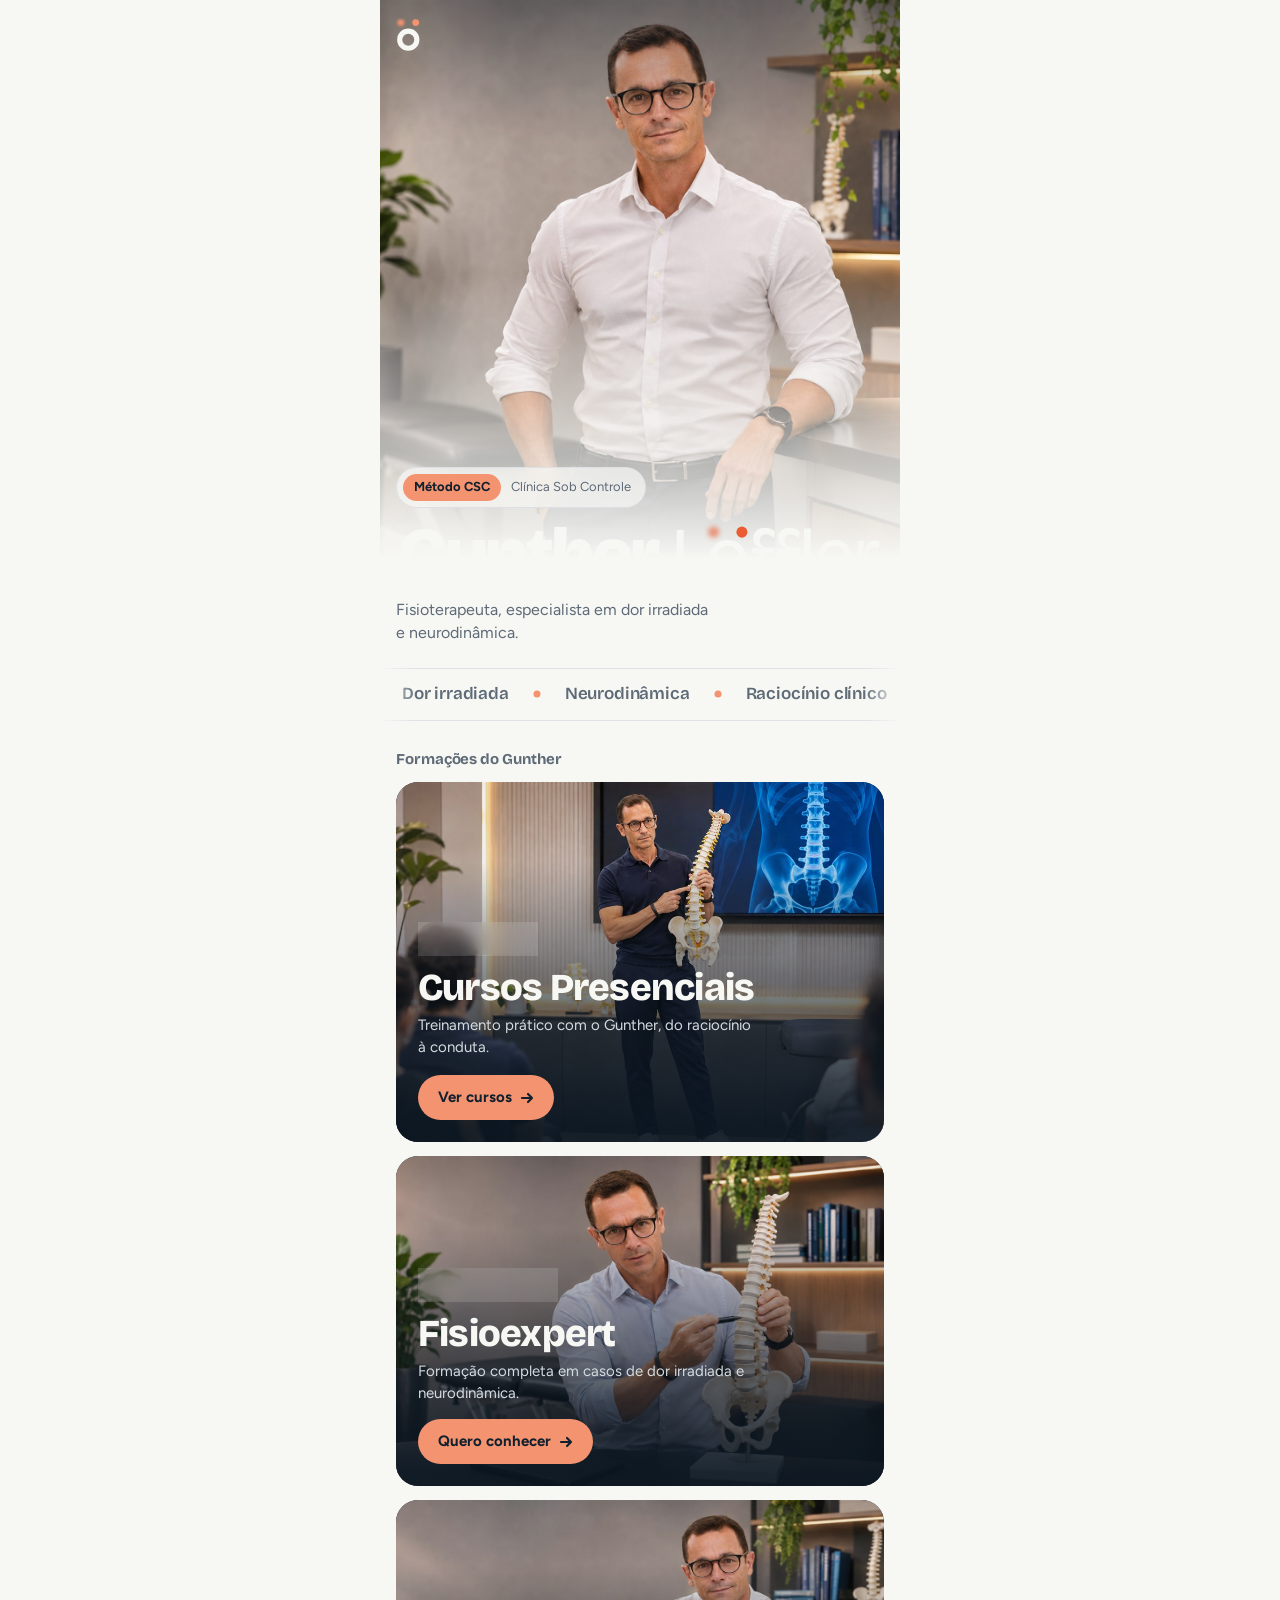
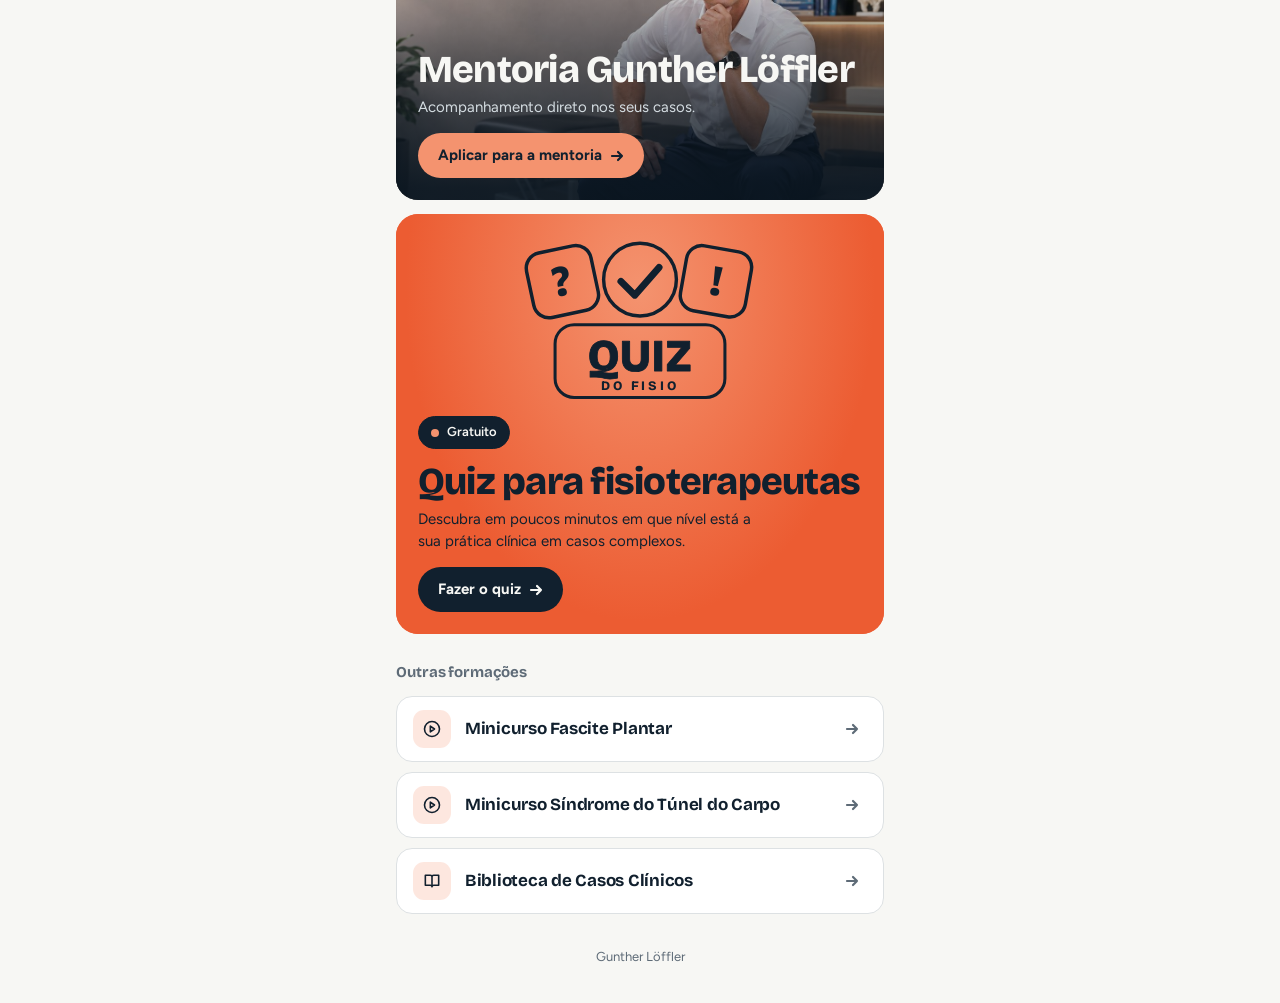
<file: index.html>
<!doctype html>
<html lang="pt-BR">
<head>
<meta charset="utf-8">
<meta name="viewport" content="width=device-width,initial-scale=1,viewport-fit=cover">
<meta name="description" content="Gunther Löffler, fisioterapeuta especialista em dor irradiada e neurodinâmica. Cursos presenciais, Fisioexpert, mentoria, casos clínicos e atendimentos.">
<meta name="theme-color" content="#11202E">
<meta property="og:title" content="Gunther Löffler">
<meta property="og:description" content="Fisioterapeuta especialista em dor irradiada e neurodinâmica.">
<meta property="og:image" content="https://edu.guntherloffler.com.br/assets/site5.jpg">
<meta property="og:type" content="website">
<meta property="og:url" content="https://edu.guntherloffler.com.br/">
<meta name="twitter:card" content="summary_large_image">
<link rel="icon" href="favicon-gunther.svg" type="image/svg+xml">
<style>body{margin:0}img{max-width:100%}[hidden]{display:none!important}</style>
<title>Gunther Löffler</title>
<meta name="claude:viewport-fit-sides" content="cover">
<link rel="preconnect" href="https://fonts.googleapis.com">
<link rel="preconnect" href="https://fonts.gstatic.com" crossorigin>
<link href="https://fonts.googleapis.com/css2?family=Bricolage+Grotesque:opsz,wght@12..96,400..800&family=Figtree:wght@400;500;600;700&display=swap" rel="stylesheet">
<style>
/* Layout: abertura com foto de página inteira que se dissolve no fundo; em seguida cartões guiados por imagem,
   do mais presencial ao mais leve: cursos, formação, mentoria, casos + atendimento lado a lado, teste. */
:root{
  --bg:#F7F7F4;
  --surface:#FFFFFF;
  --ink:#11202E;
  --muted:#5E6B77;
  --line:#DDE1E3;
  --accent:#F4936F;
  --navy:#11202E;
  --paper:#F7F7F4;
  --font-display:'Bricolage Grotesque','Segoe UI',Arial,sans-serif;
  --font-body:'Figtree','Segoe UI',Arial,sans-serif;
  --gl:max(16px,env(safe-area-inset-left,0px));
  --gr:max(16px,env(safe-area-inset-right,0px));
}
@media (prefers-color-scheme: dark){
  :root:not([data-theme="light"]){--bg:#0C1823;--surface:#15293A;--ink:#F7F7F4;--muted:#9FB0BC;--line:#243B4C;color-scheme:dark}
}
:root[data-theme="dark"]{--bg:#0C1823;--surface:#15293A;--ink:#F7F7F4;--muted:#9FB0BC;--line:#243B4C;color-scheme:dark}
*{box-sizing:border-box}
body{background:var(--bg);color:var(--ink);font-family:var(--font-body);font-size:16px;line-height:1.45;overflow-x:hidden}
a{color:inherit;text-decoration:none}
a:focus-visible{outline:3px solid var(--accent);outline-offset:3px}
main{max-width:520px;margin-inline:auto;padding-left:var(--gl);padding-right:var(--gr);padding-bottom:36px}

/* Abertura */
.hero{position:relative;margin-left:calc(-1*var(--gl));margin-right:calc(-1*var(--gr));aspect-ratio:4/5;overflow:hidden;background:#8d9298}
.hero .ph{position:absolute;inset:0}
.hero img{width:100%;height:100%;object-fit:cover;object-position:50% 0%;display:block;transform-origin:50% 0%;animation:settle 2.4s cubic-bezier(.2,.7,.2,1) both}
@keyframes settle{from{transform:scale(1.12)}to{transform:scale(1)}}
.hero::after{content:"";position:absolute;inset:0;z-index:1;
  background:linear-gradient(to top,var(--bg) 0%,var(--bg) 14%,color-mix(in srgb,var(--bg) 70%,transparent) 30%,transparent 58%),
             linear-gradient(to bottom,rgba(17,32,46,.35),transparent 22%)}
.mark{position:absolute;z-index:3;left:var(--gl);top:max(18px,env(safe-area-inset-top,0px));height:34px;width:auto}
.mark .ring{fill:#F7F7F4}
.dot-l{animation:glow 2.8s ease-in-out infinite}
@keyframes glow{0%,100%{opacity:.3}50%{opacity:.95}}
.who{position:absolute;z-index:2;left:var(--gl);right:var(--gr);bottom:6px;animation:rise .9s .35s cubic-bezier(.2,.7,.2,1) both}
h1{font-family:var(--font-display);font-weight:800;font-size:clamp(38px,11.5vw,56px);line-height:.95;letter-spacing:-.035em;margin:0;text-wrap:balance}
.logo-nome{display:block;width:clamp(250px,78vw,360px);height:auto}
.role{margin:12px 0 0;font-size:16px;color:var(--muted);max-width:32ch}
.metodo{display:inline-flex;align-items:center;gap:10px;margin:0 0 14px;padding:6px 14px 6px 6px;border-radius:999px;background:color-mix(in srgb,var(--bg) 72%,transparent);-webkit-backdrop-filter:blur(10px);backdrop-filter:blur(10px);border:1px solid var(--line);font-size:13px;color:var(--muted)}
.metodo b{background:var(--accent);color:#11202E;font-weight:700;padding:4px 11px;border-radius:999px;font-size:13px}
@keyframes rise{from{opacity:0;transform:translateY(16px)}to{opacity:1;transform:none}}

/* Faixa de termos */
.ticker{margin:18px calc(-1*var(--gr)) 0 calc(-1*var(--gl));border-block:1px solid var(--line);overflow:hidden;white-space:nowrap;
  -webkit-mask-image:linear-gradient(to right,transparent,#000 7%,#000 93%,transparent);mask-image:linear-gradient(to right,transparent,#000 7%,#000 93%,transparent)}
.ticker .track{display:inline-flex;animation:slide 30s linear infinite;will-change:transform}
.ticker span{display:inline-flex;align-items:center;gap:22px;padding:13px 0 13px 22px;font-family:var(--font-display);font-weight:600;font-size:17px;letter-spacing:-.01em;color:var(--muted)}
.ticker svg{width:12px;height:12px;flex:none}
.ticker circle{fill:var(--accent)}
@keyframes slide{to{transform:translateX(-50%)}}

/* Cartões */
.list{display:flex;flex-direction:column;gap:14px;margin-top:26px}
.pair{display:grid;grid-template-columns:1fr 1fr;gap:14px}
.card{position:relative;display:flex;flex-direction:column;justify-content:flex-end;overflow:hidden;border-radius:22px;background:var(--navy);color:#F7F7F4;isolation:isolate;
  transition:transform .35s cubic-bezier(.2,.7,.2,1),box-shadow .35s}
.card:hover{transform:translateY(-3px);box-shadow:0 18px 40px -18px rgba(17,32,46,.55)}
.card:active{transform:scale(.985)}
/* Fotos com rosto ficam presas ao topo do cartão (nada de cortar a cabeça); só as sem rosto têm paralaxe (data-par). */
.card .par{position:absolute;inset:0;z-index:-2}
.card .par[data-par]{top:-9%;bottom:auto;height:118%;transform:translate3d(0,var(--shift,0px),0);will-change:transform}
.card.quiz{background:#EC5C32;color:#11202E}
.card.quiz::before{background:none}
.card.quiz .par.emb{background:radial-gradient(ellipse at 50% 18%,#F4936F 0%,#EC5C32 68%)}
.card.quiz .d{color:#11202E}
.card.quiz .live{background:#11202E;color:#F7F7F4;border-color:#11202E;-webkit-backdrop-filter:none;backdrop-filter:none}
.card.quiz .live i{background:#F4936F}
.card.quiz .cta{background:#11202E;color:#F7F7F4}
.card.quiz .cta::after{display:none}
.card.quiz:hover{box-shadow:0 18px 40px -18px rgba(236,92,50,.6)}
.card .par.emb{display:flex;justify-content:center;align-items:flex-start;padding-top:24px;background:radial-gradient(ellipse at 50% 22%,#1D3347 0%,#11202E 62%)}
.card .par.emb svg{width:min(66%,260px);height:auto;display:block}
.card .par img{width:100%;height:100%;object-fit:cover;object-position:var(--pos,50% 0%);display:block;transform-origin:50% 0%;transition:transform 1.4s cubic-bezier(.2,.7,.2,1)}
.js .rv .par img{transform:scale(1.1)}
.js .rv.in .par img{transform:scale(1)}
.js .rv.in:hover .par img{transform:scale(1.04);transition-duration:.9s}
.card::before{content:"";position:absolute;inset:0;z-index:-1;background:linear-gradient(to top,rgba(10,22,33,.92) 4%,rgba(10,22,33,.5) 46%,rgba(10,22,33,.06) 78%)}
.body{padding:22px}
.card h2{font-family:var(--font-display);font-weight:700;font-size:23px;line-height:1.05;letter-spacing:-.02em;margin:0;text-wrap:balance}
.card .d{margin:8px 0 0;font-size:15px;color:#D4DCE1;max-width:34ch}
.go{display:flex;align-items:flex-end;justify-content:space-between;gap:14px}
.chip{flex:none;width:38px;height:38px;border-radius:50%;background:rgba(247,247,244,.14);-webkit-backdrop-filter:blur(8px);backdrop-filter:blur(8px);border:1px solid rgba(247,247,244,.28);display:grid;place-items:center;transition:background .25s,transform .25s}
.chip svg{width:15px;height:15px;stroke:#F7F7F4;fill:none;stroke-width:2.2;stroke-linecap:round;stroke-linejoin:round}
.card:hover .chip{background:var(--accent);transform:rotate(-45deg)}
.card:hover .chip svg{stroke:#11202E}

.big{min-height:360px}
.big h2{font-size:clamp(30px,9vw,38px);font-weight:800;line-height:1}
.mid{min-height:250px}
.cta{display:inline-flex;align-items:center;gap:8px;margin-top:16px;background:var(--accent);color:#11202E;font-weight:700;font-size:15px;padding:12px 20px;border-radius:999px;position:relative;overflow:hidden}
.cta::after{content:"";position:absolute;inset:0;background:linear-gradient(100deg,transparent 30%,rgba(255,255,255,.55) 50%,transparent 70%);transform:translateX(-120%);animation:sheen 3.8s 1.8s ease-in-out infinite}
@keyframes sheen{0%,60%{transform:translateX(-120%)}100%{transform:translateX(120%)}}
.live{align-self:flex-start;display:inline-flex;align-items:center;gap:8px;font-size:13px;font-weight:600;padding:6px 12px;border-radius:999px;background:rgba(247,247,244,.14);-webkit-backdrop-filter:blur(8px);backdrop-filter:blur(8px);border:1px solid rgba(247,247,244,.28);margin-bottom:14px}
.live i{width:8px;height:8px;border-radius:50%;background:var(--accent);position:relative}
.live.fixo i::after{display:none}
.live i::after{content:"";position:absolute;inset:-5px;border-radius:50%;border:2px solid var(--accent);animation:ping 1.8s ease-out infinite}
@keyframes ping{0%{transform:scale(.4);opacity:1}100%{transform:scale(1.6);opacity:0}}

/* Lado a lado */
.sq{min-height:250px}
.sq h2{font-size:19px}
.sq .body{padding:18px}
.sq .ico{width:40px;height:40px;border-radius:12px;display:grid;place-items:center;background:var(--accent);margin-bottom:14px}
.sq .ico svg{width:20px;height:20px;stroke:#11202E;fill:none;stroke-width:2;stroke-linecap:round;stroke-linejoin:round}

/* Teste */
.test{background:var(--navy);min-height:0;justify-content:flex-start}
.test::before{display:none}
.test .shot{position:relative;aspect-ratio:16/9.4;overflow:hidden}
.test .shot img{width:100%;height:100%;object-fit:cover;object-position:42% 0%;display:block;transform-origin:50% 0%;transition:transform 1.4s cubic-bezier(.2,.7,.2,1)}
.js .rv .shot img{transform:scale(1.08)}
.js .rv.in .shot img{transform:scale(1)}
.test .shot::after{content:"";position:absolute;inset:auto 0 0 0;height:55%;background:linear-gradient(to top,#11202E,rgba(17,32,46,0))}
.test .body{padding:0 24px 24px;margin-top:-34px;position:relative;z-index:1}

/* Biblioteca: fichas de caso empilhadas */
.lib{background:linear-gradient(160deg,#1D434F 0%,#11202E 70%)}
.lib::before{display:none}
.sheets{position:absolute;right:-8px;top:14px;width:118px;height:112px}
.sheets i{position:absolute;left:0;top:0;width:96px;height:100px;border-radius:12px;background:#F7F7F4;box-shadow:0 8px 18px -8px rgba(0,0,0,.5);transform-origin:80% 100%;transition:transform .5s cubic-bezier(.2,.7,.2,1)}
.sheets i::before{content:"";position:absolute;left:12px;right:12px;top:30px;height:44px;background:repeating-linear-gradient(to bottom,#C9D2D8 0 3px,transparent 3px 11px);border-radius:2px}
.sheets .s3{transform:rotate(-14deg);background:#9CBAC5}
.sheets .s2{transform:rotate(-5deg);background:#D3E0E5}
.sheets .s1{transform:rotate(5deg)}
.sheets b{position:absolute;left:12px;top:12px;width:34px;height:10px;border-radius:5px;background:var(--accent)}
.lib:hover .s3{transform:rotate(-24deg) translateX(-8px)}
.lib:hover .s2{transform:rotate(-10deg) translateX(-2px)}
.lib:hover .s1{transform:rotate(9deg) translateX(6px)}
.badge{display:inline-block;border:1.5px solid var(--accent);color:var(--accent);border-radius:999px;padding:3px 11px;font-size:13px;font-weight:600;margin-bottom:12px}
.test .d{max-width:24ch}
.levels{display:flex;gap:5px;align-items:flex-end;height:30px;margin-top:16px}
.levels i{width:22px;border-radius:3px;background:#2A4152;height:var(--h);transform-origin:bottom;transform:scaleY(.25);transition:transform .6s cubic-bezier(.2,.7,.2,1),background .4s}
.levels i:nth-child(1){--h:35%}.levels i:nth-child(2){--h:58%}.levels i:nth-child(3){--h:80%}.levels i:nth-child(4){--h:100%}
.test.seen .levels i{transform:scaleY(1);background:#5E7D8E}
.test.seen .levels i:nth-child(1){transition-delay:.1s}.test.seen .levels i:nth-child(2){transition-delay:.25s}.test.seen .levels i:nth-child(3){transition-delay:.4s}
.test.seen .levels i:nth-child(4){transition-delay:.55s;background:var(--accent)}

/* Blocos: botões rápidos e banners de formação */
.bloco{margin-top:28px}
.tit{font-family:var(--font-display);font-weight:700;font-size:15px;letter-spacing:-.005em;color:var(--muted);margin:0 0 12px}
.btns{display:flex;flex-direction:column;gap:10px}
.bt{display:flex;align-items:center;gap:14px;width:100%;padding:13px 16px;border-radius:16px;background:var(--surface);border:1px solid var(--line);color:var(--ink);font:inherit;text-align:left;cursor:pointer;transition:transform .3s cubic-bezier(.2,.7,.2,1),border-color .25s,box-shadow .3s}
.bt:hover{transform:translateY(-2px);border-color:var(--accent);box-shadow:0 12px 26px -16px rgba(17,32,46,.4)}
.bt:active{transform:scale(.985)}
.bt .ico{flex:none;width:38px;height:38px;border-radius:11px;display:grid;place-items:center;background:color-mix(in srgb,var(--accent) 22%,transparent)}
.bt .ico svg{width:20px;height:20px;stroke:var(--ink);fill:none;stroke-width:1.9;stroke-linecap:round;stroke-linejoin:round}
.bt .tx{flex:1;min-width:0;line-height:1.2}
.bt .tx b{display:block;font-family:var(--font-display);font-weight:700;font-size:17px;letter-spacing:-.015em}
.bt .tx small{display:block;margin-top:3px;font-size:13.5px;color:var(--muted)}
.bt .ar{flex:none;display:grid;place-items:center;width:30px;height:30px;border-radius:50%;color:var(--muted);transition:transform .25s,background .25s,color .25s}
.bt:hover .ar{background:var(--accent);color:#11202E;transform:rotate(-45deg)}
.bt .mais{position:relative}
.bt .mais::before,.bt .mais::after{content:"";position:absolute;left:50%;top:50%;width:12px;height:2px;margin:-1px 0 0 -6px;border-radius:1px;background:currentColor;transition:transform .25s}
.bt .mais::after{transform:rotate(90deg)}
.bt:hover .mais{transform:none}
.bt[aria-expanded="true"] .mais::after{transform:rotate(0)}
.mid2{min-height:300px}
.list{margin-top:0}

/* Entrada ao rolar: começa visível, só desloca um pouco */
.js .rv{transform:translateY(26px);transition:transform .8s cubic-bezier(.2,.7,.2,1)}
.js .rv.in{transform:none}

footer{margin-top:34px;text-align:center;color:var(--muted);font-size:13px}

@media (prefers-reduced-motion:reduce){
  .hero img,.who{animation:none}.dot-l{animation:none;opacity:.7}.ticker .track{animation:none}.cta::after,.live i::after{animation:none}.bt,.bt .ar{transition:none}
  .card,.card .par img,.chip,.levels i{transition:none}.js .rv{transform:none;transition:none}.levels i{transform:none}
}
</style>

</head>
<body>
<main>
  <header class="hero" id="hero">
    <div class="ph"><img src="assets/site5.jpg" alt="Gunther Löffler em pé na clínica, camisa branca e óculos" width="1200" height="1500" fetchpriority="high"></div>
    <svg class="mark" viewBox="10.5 4 43 59.5" xmlns="http://www.w3.org/2000/svg" aria-hidden="true">
      <defs><filter id="blur" x="-80%" y="-80%" width="260%" height="260%"><feGaussianBlur stdDeviation="2.4"/></filter></defs>
      <path class="ring" d="M12.5 42a19.5 19.5 0 1 0 39 0a19.5 19.5 0 1 0 -39 0zM21.5 42a10.5 10.5 0 1 0 21 0a10.5 10.5 0 1 0 -21 0z" fill-rule="evenodd"/>
      <circle class="dot-l" cx="19" cy="12" r="6" fill="#F4936F" filter="url(#blur)"/>
      <circle cx="45" cy="12" r="6" fill="#F4936F"/>
    </svg>
    <div class="who">
      <p class="metodo"><b>Método CSC</b><span>Clínica Sob Controle</span></p>
      <h1><img class="logo-nome" src="assets/logo-nome.svg" alt="Gunther Löffler" width="643" height="84"></h1>
      <p class="role">Fisioterapeuta, especialista em dor irradiada e neurodinâmica.</p>
    </div>
  </header>

  <div class="ticker" aria-hidden="true"><div class="track" id="track"></div></div>

  <!-- TROQUE OS href="#" PELOS LINKS REAIS -->
  <section class="bloco" aria-labelledby="t-formacoes">
    <h2 class="tit" id="t-formacoes">Formações do Gunther</h2>
    <div class="list">
    <a class="card big rv" href="/cursos/" data-link="cursos-presenciais">
      <div class="par"><img src="assets/site3.jpg" alt="" loading="lazy" style="--pos:62% 0%"></div>
      <div class="body">
        <span class="live"><i></i>Aulas ao vivo</span>
        <h2>Cursos Presenciais</h2>
        <p class="d">Treinamento prático com o Gunther, do raciocínio à conduta.</p>
        <span class="cta">Ver cursos
          <svg width="14" height="14" viewBox="0 0 14 14" fill="none" stroke="currentColor" stroke-width="2.2" stroke-linecap="round" stroke-linejoin="round" aria-hidden="true"><path d="M2 7h10M8 3l4 4-4 4"/></svg>
        </span>
      </div>
    </a>

    <a class="card big mid2 rv" href="/fisioexpert/" data-link="fisioexpert" style="min-height:330px">
      <div class="par"><img src="assets/site6.jpg" alt="" loading="lazy" style="--pos:40% 0%"></div>
      <div class="body">
        <span class="live fixo"><i></i>Formação online</span>
        <h2>Fisioexpert</h2>
        <p class="d">Formação completa em casos de dor irradiada e neurodinâmica.</p>
        <div class="go" style="margin-top:14px"><span class="cta" style="margin-top:0">Quero conhecer
          <svg width="14" height="14" viewBox="0 0 14 14" fill="none" stroke="currentColor" stroke-width="2.2" stroke-linecap="round" stroke-linejoin="round" aria-hidden="true"><path d="M2 7h10M8 3l4 4-4 4"/></svg></span></div>
      </div>
    </a>

    <a class="card big mid2 rv" href="/mentoria/" data-link="mentoria">
      <div class="par"><img src="assets/site4.jpg" alt="" loading="lazy" style="--pos:70% 0%"></div>
      <div class="body">
        <h2>Mentoria Gunther Löffler</h2>
        <p class="d">Acompanhamento direto nos seus casos.</p>
        <div class="go" style="margin-top:14px"><span class="cta" style="margin-top:0">Aplicar para a mentoria
          <svg width="14" height="14" viewBox="0 0 14 14" fill="none" stroke="currentColor" stroke-width="2.2" stroke-linecap="round" stroke-linejoin="round" aria-hidden="true"><path d="M2 7h10M8 3l4 4-4 4"/></svg></span></div>
      </div>
    </a>

    <a class="card big mid2 rv quiz" href="/quiz/" data-link="quiz" style="min-height:420px">
      <div class="par emb" aria-hidden="true"><svg viewBox="0 0 300 196" fill="none" stroke-linecap="round" stroke-linejoin="round"><g><g transform="rotate(-12 62 48)"><rect x="22" y="12" width="76" height="76" rx="18" stroke="#11202E" stroke-width="4"/><text x="60" y="66" text-anchor="middle" font-family="Bricolage Grotesque,Arial" font-weight="800" font-size="50" fill="#11202E">?</text></g><circle cx="150" cy="48" r="42" stroke="#11202E" stroke-width="4"/><path d="M128 50l16 16 28-32" stroke="#11202E" stroke-width="8"/><g transform="rotate(10 238 48)"><rect x="200" y="12" width="76" height="76" rx="18" stroke="#11202E" stroke-width="4"/><text x="238" y="66" text-anchor="middle" font-family="Bricolage Grotesque,Arial" font-weight="800" font-size="50" fill="#11202E">!</text></g><rect x="52" y="100" width="196" height="84" rx="22" stroke="#11202E" stroke-width="3.5"/></g><text x="150" y="153" text-anchor="middle" font-family="Bricolage Grotesque,Arial" font-weight="800" font-size="52" letter-spacing="1.5" fill="#11202E" stroke="#11202E" stroke-width="1">QUIZ</text><text x="150" y="175" text-anchor="middle" font-family="Bricolage Grotesque,Arial" font-weight="800" font-size="15" letter-spacing="3.4" fill="#11202E">DO FISIO</text></svg></div>
      <div class="body">
        <span class="live fixo"><i></i>Gratuito</span>
        <h2>Quiz para fisioterapeutas</h2>
        <p class="d">Descubra em poucos minutos em que nível está a sua prática clínica em casos complexos.</p>
        <div class="go" style="margin-top:14px"><span class="cta" style="margin-top:0">Fazer o quiz
          <svg width="14" height="14" viewBox="0 0 14 14" fill="none" stroke="currentColor" stroke-width="2.2" stroke-linecap="round" stroke-linejoin="round" aria-hidden="true"><path d="M2 7h10M8 3l4 4-4 4"/></svg></span></div>
      </div>
    </a>
    </div>
  </section>


  <section class="bloco" aria-labelledby="t-comece">
    <h2 class="tit" id="t-comece">Outras formações</h2>
    <div class="btns">
      <a class="bt rv" href="/fasciteplantar/" data-link="minicurso-fascite-plantar"><span class="ico"><svg viewBox="0 0 24 24" aria-hidden="true"><circle cx="12" cy="12" r="9"/><path d="m10 8.5 5 3.5-5 3.5z"/></svg></span><span class="tx"><b>Minicurso Fascite Plantar</b></span><span class="ar"><svg width="14" height="14" viewBox="0 0 14 14" fill="none" stroke="currentColor" stroke-width="2.2" stroke-linecap="round" stroke-linejoin="round" aria-hidden="true"><path d="M2 7h10M8 3l4 4-4 4"/></svg></span></a>
      <a class="bt rv" href="/tunelcarpo/" data-link="minicurso-tunel-do-carpo"><span class="ico"><svg viewBox="0 0 24 24" aria-hidden="true"><circle cx="12" cy="12" r="9"/><path d="m10 8.5 5 3.5-5 3.5z"/></svg></span><span class="tx"><b>Minicurso Síndrome do Túnel do Carpo</b></span><span class="ar"><svg width="14" height="14" viewBox="0 0 14 14" fill="none" stroke="currentColor" stroke-width="2.2" stroke-linecap="round" stroke-linejoin="round" aria-hidden="true"><path d="M2 7h10M8 3l4 4-4 4"/></svg></span></a>
      <a class="bt rv" href="/biblioteca/" data-link="casos"><span class="ico"><svg viewBox="0 0 24 24" aria-hidden="true"><path d="M4 5h6a2 2 0 0 1 2 2v12a2 2 0 0 0-2-2H4zM20 5h-6a2 2 0 0 0-2 2v12a2 2 0 0 1 2-2h6z"/></svg></span><span class="tx"><b>Biblioteca de Casos Clínicos</b></span><span class="ar"><svg width="14" height="14" viewBox="0 0 14 14" fill="none" stroke="currentColor" stroke-width="2.2" stroke-linecap="round" stroke-linejoin="round" aria-hidden="true"><path d="M2 7h10M8 3l4 4-4 4"/></svg></span></a>
    </div>
  </section>

  <footer>Gunther Löffler</footer>
</main>

<script>
(function(){
  var reduce=matchMedia('(prefers-reduced-motion: reduce)').matches;
  document.documentElement.classList.add('js');

  /* Faixa de termos */
  var words=['Dor irradiada','Neurodinâmica','Raciocínio clínico','Casos complexos'];
  var ring='<svg viewBox="0 0 12 12"><circle cx="6" cy="6" r="3.5"/></svg>';
  var one=words.map(function(w){return '<span>'+w+ring+'</span>';}).join('');
  document.getElementById('track').innerHTML=one+one+one+one;

  /* Paralaxe: imagens deslizam mais devagar que a página */
  var pars=[].slice.call(document.querySelectorAll('[data-par]'));
  function update(){
    if(reduce) return;
    var vh=innerHeight;
    pars.forEach(function(el){
      var r=el.parentNode.getBoundingClientRect();
      if(r.bottom<-100||r.top>vh+100) return;
      var c=(r.top+r.height/2-vh/2)/vh;
      el.style.setProperty('--shift',(c*-parseFloat(el.dataset.par))+'px');
    });
  }
  var tick=false;
  addEventListener('scroll',function(){ if(tick)return; tick=true; requestAnimationFrame(function(){tick=false;update();}); },{passive:true});
  addEventListener('resize',update); update();

  /* Entrada ao rolar */
  var rv=[].slice.call(document.querySelectorAll('.rv'));
  if('IntersectionObserver' in window && !reduce){
    var io=new IntersectionObserver(function(es){ es.forEach(function(e){ if(e.isIntersecting){ e.target.classList.add('in'); io.unobserve(e.target); } }); },{threshold:.08});
    rv.forEach(function(el){io.observe(el);});
  } else rv.forEach(function(el){el.classList.add('in');});
})();
</script>
</body>
</html>
</file>
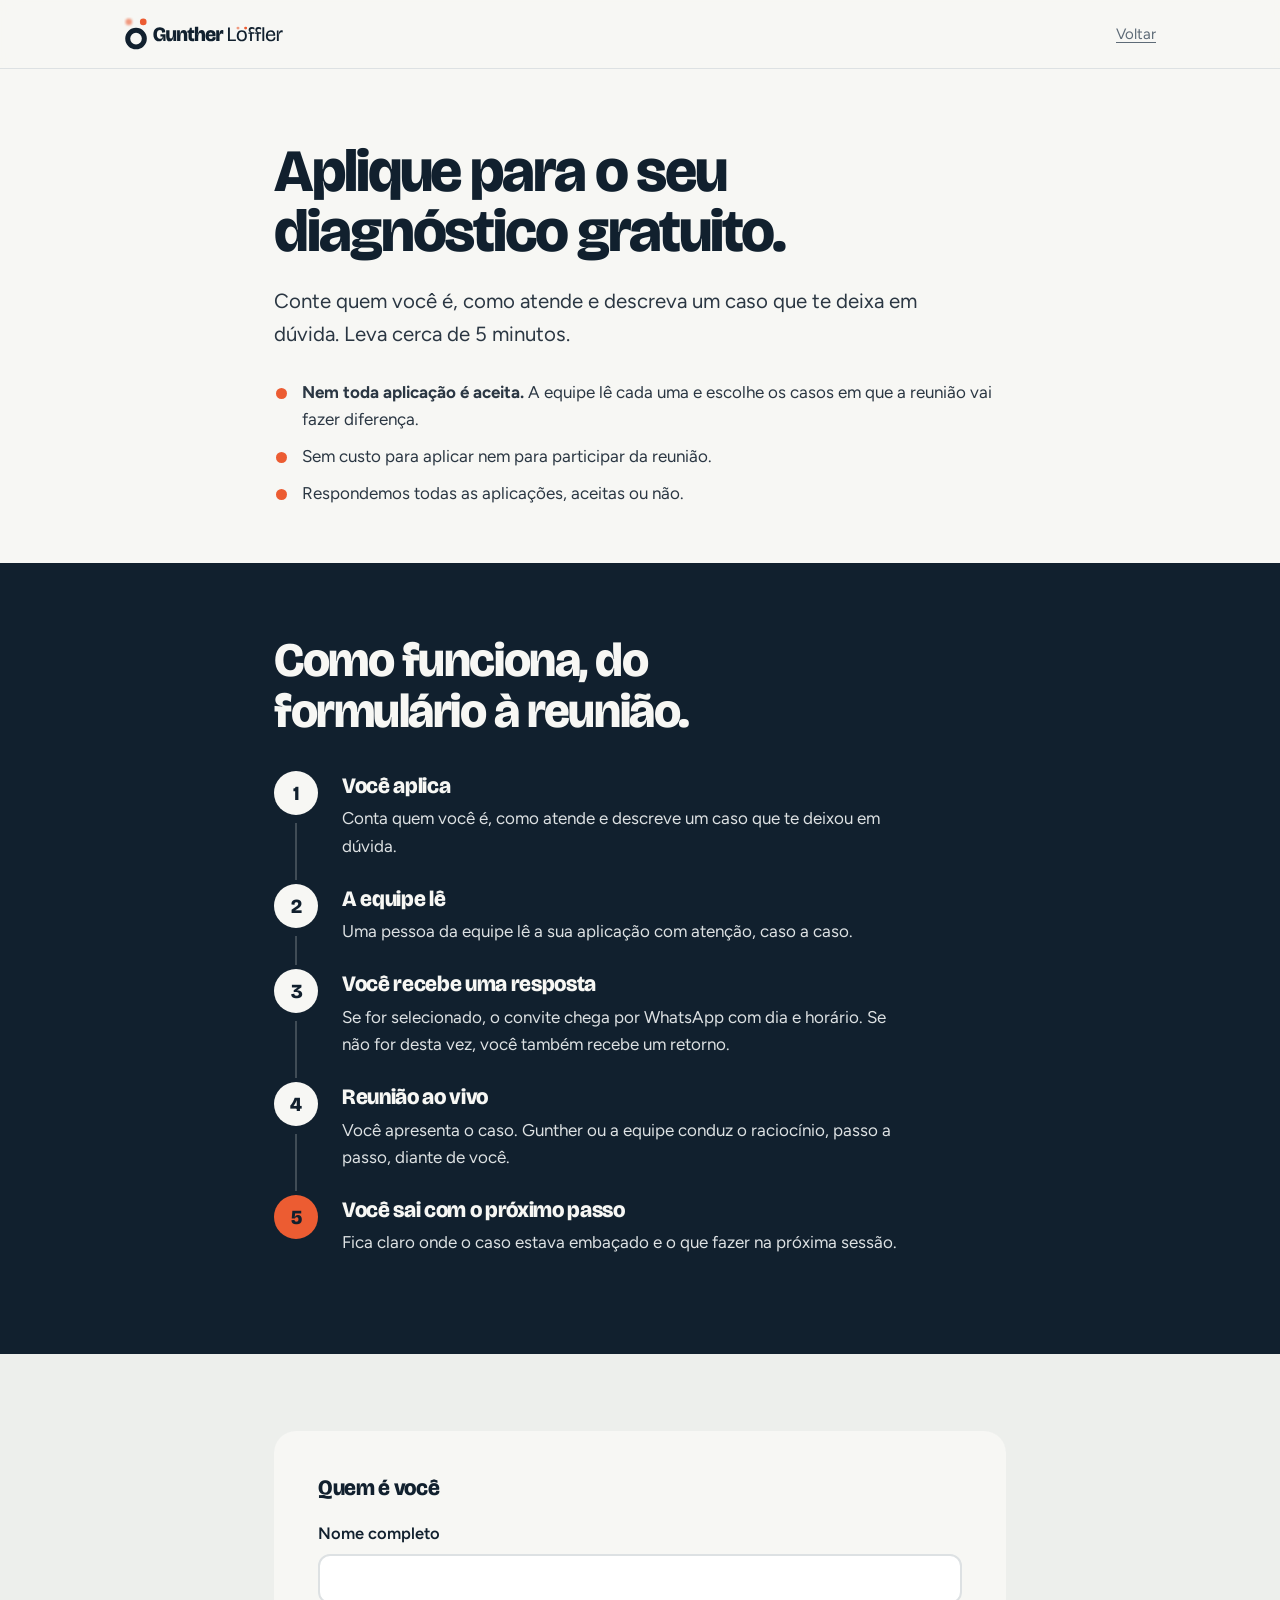
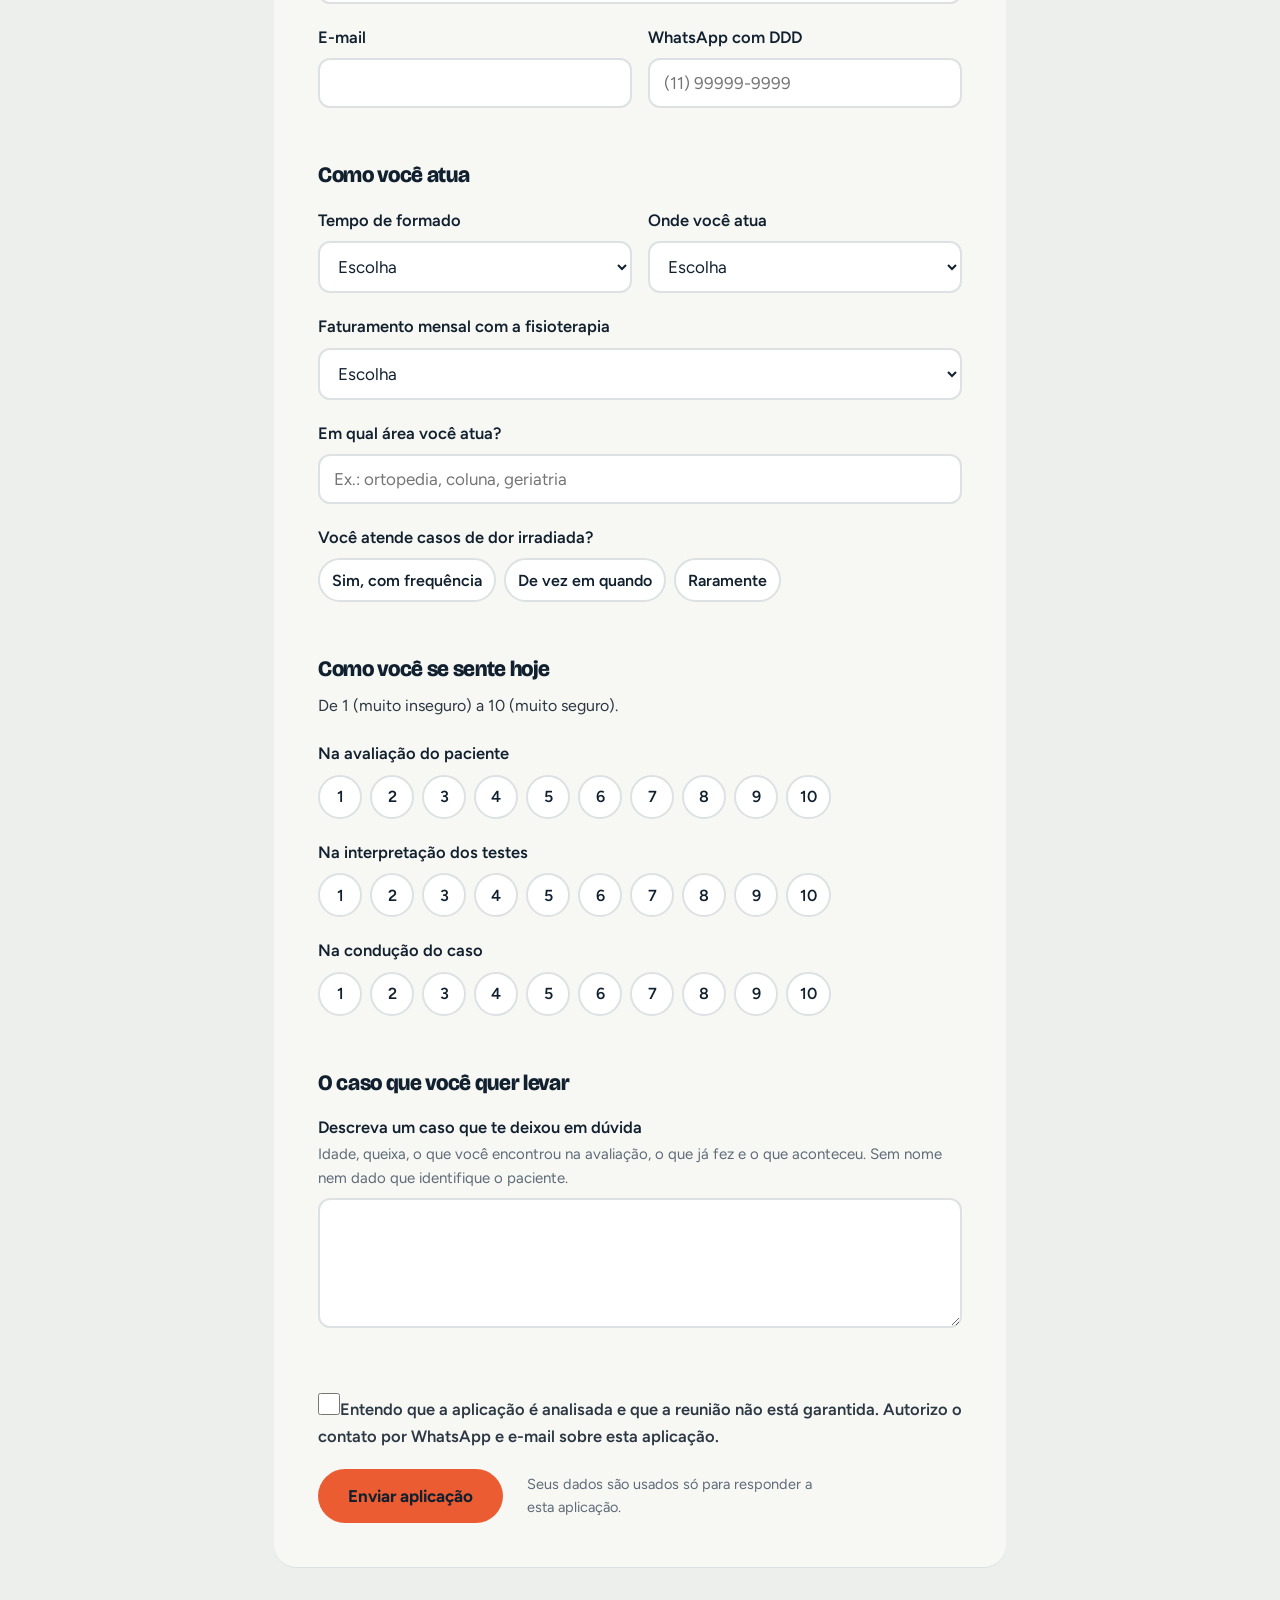
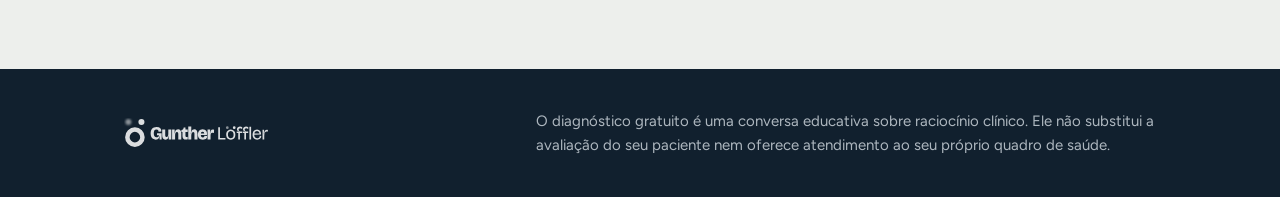
<file: aplicar/index.html>
<!doctype html>
<html lang="pt-BR">
<head>
<meta charset="utf-8">
<meta name="viewport" content="width=device-width,initial-scale=1">
<title>Aplicação para o diagnóstico gratuito | Gunther Löffler</title>
<meta name="description" content="Aplique para receber, em reunião ao vivo com Gunther Löffler ou a equipe, o diagnóstico gratuito de um caso que te deixa em dúvida. As vagas são selecionadas.">
<link rel="icon" href="/mentoria/assets/simbolo_cor_difusa.svg" type="image/svg+xml">
<link rel="preconnect" href="https://fonts.googleapis.com">
<link rel="preconnect" href="https://fonts.gstatic.com" crossorigin>
<link rel="stylesheet" href="https://fonts.googleapis.com/css2?family=Figtree:wght@400;500;600;700&display=swap">
<style>
@font-face{font-family:"Bricolage Grotesque";src:url("/mentoria/assets/BricolageGrotesque-opsz96-400.ttf");font-weight:400;font-display:swap}
@font-face{font-family:"Bricolage Grotesque";src:url("/mentoria/assets/BricolageGrotesque-opsz96-800.ttf");font-weight:700 800;font-display:swap}
:root{
  --tinta:#11202E; --papel:#F7F7F4; --nevoa:#EDEFEC;
  --foco:#EC5C32; --foco-esc:#C23A0A; --petroleo:#2D5F6E; --petroleo-c:#6FA3B3; --nevoa-az:#7C93AB;
  --g700:#2B3743; --g500:#5E6B77; --g300:#AEB7BF; --g100:#DDE1E3;
  --f-disp:"Bricolage Grotesque","Segoe UI",Arial,sans-serif;
  --f-body:"Figtree","Segoe UI",Arial,sans-serif;
  --gut:clamp(20px,5vw,72px);
}
*{box-sizing:border-box}
html{scroll-behavior:smooth;-webkit-text-size-adjust:100%}
body{margin:0;background:var(--papel);color:var(--tinta);font:400 18px/1.6 var(--f-body)}
h1,h2,h3,p,ul,ol{margin:0}
ul,ol{padding:0;list-style:none}
:focus-visible{outline:3px solid var(--foco);outline-offset:3px}
.wrap{max-width:1160px;margin-inline:auto;padding-inline:var(--gut)}
section{padding-block:clamp(56px,9vw,112px)}

/* tipografia */
.h1{font:800 clamp(40px,6vw,76px)/1 var(--f-disp);letter-spacing:-.035em;text-wrap:balance}
.h2{font:800 clamp(30px,4vw,48px)/1.06 var(--f-disp);letter-spacing:-.03em;text-wrap:balance;max-width:20ch}
.h3{font:700 22px/1.2 var(--f-disp);letter-spacing:-.015em}
.lead{font-size:clamp(18px,1.6vw,21px);color:var(--g700);max-width:54ch;margin-top:24px}
.emb{display:inline-block;filter:blur(.045em);color:var(--g500)}
.sub{color:var(--g700);margin-top:10px;max-width:54ch}

/* botões */
.btn{display:inline-flex;align-items:center;justify-content:center;min-height:54px;padding:0 30px;border:0;border-radius:999px;background:var(--foco);color:var(--tinta);font:700 17px var(--f-body);cursor:pointer;text-decoration:none;transition:background .2s,transform .2s}
.btn:hover{background:#F27F58}.btn:active{transform:scale(.98)}
.btn.escuro{background:var(--tinta);color:var(--papel)}.btn.escuro:hover{background:var(--g700)}
.btn[disabled]{opacity:.6;cursor:wait}

/* topo */
.topo{position:sticky;top:0;z-index:10;background:rgba(247,247,244,.92);backdrop-filter:blur(8px);border-bottom:1px solid var(--g100)}
.topo .wrap{display:flex;align-items:center;justify-content:space-between;height:68px}
.topo img{height:34px;display:block}
.topo .btn{min-height:42px;padding:0 20px;font-size:15px}

/* hero */
.hero{padding-block:clamp(40px,6vw,84px) clamp(48px,7vw,96px)}
.hero .wrap{display:grid;grid-template-columns:1.05fr .95fr;gap:clamp(32px,5vw,72px);align-items:center}
.hero .acoes{display:flex;flex-wrap:wrap;gap:14px 22px;align-items:center;margin-top:36px}
.hero .acoes span{font-size:15px;color:var(--g500)}
.foto{position:relative;aspect-ratio:4/3;border-radius:22px;overflow:hidden;background:var(--nevoa)}
.foto img{width:100%;height:100%;display:block;object-fit:cover;object-position:100% 50%}
.anel{position:absolute;left:70.5%;top:53%;width:14%;aspect-ratio:1;transform:translate(-50%,-50%);border:3px solid var(--foco);border-radius:50%;box-shadow:0 0 0 6px rgba(236,92,50,.22)}
.seletivo{margin-top:34px;padding:16px 20px;border-left:4px solid var(--foco);background:var(--nevoa);border-radius:0 12px 12px 0;font-size:16.5px;max-width:52ch}
.seletivo b{font-weight:700}

/* como funciona (sequência real) */
.escuro-sec{background:var(--tinta);color:var(--papel)}
.escuro-sec .sub{color:var(--g100)}
.passos{margin-top:48px;display:grid;gap:0;counter-reset:p;max-width:760px}
.passos li{position:relative;padding:0 0 34px 68px;counter-increment:p}
.passos li::before{content:counter(p);position:absolute;left:0;top:-2px;width:44px;height:44px;border-radius:50%;display:grid;place-items:center;font:800 20px var(--f-disp);background:var(--papel);color:var(--tinta)}
.passos li::after{content:"";position:absolute;left:21px;top:50px;bottom:6px;width:2px;background:rgba(247,247,244,.2)}
.passos li:last-child{padding-bottom:0}.passos li:last-child::after{display:none}
.passos li:last-child::before{background:var(--foco)}
.passos .h3{color:var(--papel)}
.passos p{color:var(--g100);margin-top:6px;max-width:52ch;font-size:17px}

/* três etapas */
.tres{margin-top:48px;display:grid;grid-template-columns:repeat(3,1fr);gap:clamp(20px,3vw,44px)}
.tres svg{width:68px;height:68px;overflow:visible;margin-bottom:18px}
.tres p{color:var(--g700);margin-top:8px;font-size:17px}

/* para quem é */
.nev{background:var(--nevoa)}
.duas{margin-top:44px;display:grid;grid-template-columns:1fr 1fr;gap:clamp(28px,5vw,72px)}
.duas h3{margin-bottom:18px}
.lista li{position:relative;padding-left:30px;margin-bottom:14px;font-size:17px}
.sim li::before{content:"";position:absolute;left:2px;top:.5em;width:12px;height:12px;border-radius:50%;background:var(--petroleo)}
.nao li::before{content:"";position:absolute;left:0;top:.8em;width:16px;height:3px;background:var(--foco)}

/* história */
.hist .wrap{display:grid;grid-template-columns:1.1fr .9fr;gap:clamp(28px,6vw,88px);align-items:center}
.hist-txt p{font-size:clamp(19px,1.9vw,23px);line-height:1.55;color:var(--g700);max-width:44ch;margin-top:24px}
figure{margin:0}
figure img{width:100%;height:auto;display:block;object-fit:cover;border-radius:20px;background:var(--nevoa)}
figcaption{font-size:15px;color:var(--g500);margin-top:10px}
.foto-hist img{aspect-ratio:4/5;object-position:50% 50%}
.foto-plateia{margin-top:44px}
.foto-plateia img{aspect-ratio:2.3/1;object-position:50% 36%}
.foto-fim{margin-top:32px}
.foto-fim img{aspect-ratio:5/4;object-position:50% 0}

/* formulário */
.form-sec{background:var(--nevoa)}
.form-sec .wrap{display:grid;grid-template-columns:.8fr 1.2fr;gap:clamp(32px,6vw,88px);align-items:start}
.form-sec aside{position:sticky;top:100px}
.form-sec aside ul{margin-top:28px}
.form-sec aside li{position:relative;padding-left:28px;margin-bottom:12px;font-size:16.5px;color:var(--g700)}
.form-sec aside li::before{content:"";position:absolute;left:2px;top:.55em;width:11px;height:11px;border-radius:50%;background:var(--foco)}
form{background:var(--papel);border-radius:22px;padding:clamp(22px,4vw,44px);box-shadow:0 1px 0 var(--g100)}
.bloco{border:0;padding:0;margin:0 0 34px;min-width:0}
.bloco legend{font:700 22px/1.2 var(--f-disp);letter-spacing:-.015em;margin-bottom:18px;padding:0}
.campo{margin-bottom:20px}
.campo label,.campo .rot{display:block;font-weight:600;font-size:16.5px;margin-bottom:8px}
.campo .ajuda{display:block;font-weight:400;color:var(--g500);font-size:15px;margin-top:2px}
input[type=text],input[type=email],input[type=tel],select,textarea{width:100%;font:400 17px var(--f-body);color:var(--tinta);background:#fff;border:2px solid var(--g100);border-radius:12px;padding:13px 14px;min-height:50px;transition:border-color .2s}
textarea{min-height:130px;resize:vertical;line-height:1.5}
input:hover,select:hover,textarea:hover{border-color:var(--g300)}
input:focus,select:focus,textarea:focus{outline:none;border-color:var(--tinta);box-shadow:0 0 0 3px rgba(236,92,50,.35)}
.dupla{display:grid;grid-template-columns:1fr 1fr;gap:16px}
.pilulas{display:flex;flex-wrap:wrap;gap:8px}
.pilulas label{margin:0}
.pilulas input{position:absolute;opacity:0;width:1px;height:1px}
.pilulas span{display:grid;place-items:center;min-width:44px;height:44px;padding:0 12px;border-radius:999px;border:2px solid var(--g100);background:#fff;font:600 16px var(--f-body);cursor:pointer;transition:all .15s}
.pilulas input:hover+span{border-color:var(--g300)}
.pilulas input:checked+span{background:var(--tinta);border-color:var(--tinta);color:var(--papel)}
.pilulas input:focus-visible+span{outline:3px solid var(--foco);outline-offset:3px}
.escala{display:flex;justify-content:space-between;font-size:14px;color:var(--g500);margin-top:6px;max-width:520px}
.check{display:flex;gap:12px;align-items:flex-start;font-size:15.5px;color:var(--g700)}
.check input{width:22px;height:22px;margin:2px 0 0;accent-color:var(--tinta);flex:none}
.erro{display:none;color:var(--foco-esc);font-size:15px;font-weight:600;margin-top:6px}
.invalido .erro{display:block}
.invalido input[type=text],.invalido input[type=email],.invalido input[type=tel],.invalido select,.invalido textarea{border-color:var(--foco-esc)}
.rodape-form{margin-top:10px;display:flex;flex-wrap:wrap;gap:16px 24px;align-items:center}
.rodape-form small{color:var(--g500);font-size:14.5px;max-width:34ch}
.resumo-erro{display:none;margin-bottom:24px;padding:14px 16px;border-radius:12px;background:#FBE9E2;color:var(--foco-esc);font-weight:600;font-size:16px}
.resumo-erro.on{display:block}

/* confirmação */
.ok{display:none;background:var(--papel);border-radius:22px;padding:clamp(28px,5vw,56px)}
.ok.on{display:block}
.ok svg{width:72px;height:72px;overflow:visible;margin-bottom:20px}
.ok p{margin-top:14px;color:var(--g700);max-width:48ch}
.etapa-nota{display:none;margin:-8px 0 26px;padding:12px 16px;border-radius:12px;background:var(--nevoa);font-size:16px}
.etapa-nota.on{display:block}

footer{background:var(--tinta);color:var(--g300);padding-block:40px;font-size:15px}
footer .wrap{display:flex;flex-wrap:wrap;justify-content:space-between;gap:16px 40px;align-items:center}
footer p{max-width:62ch}

.sr{position:absolute;width:1px;height:1px;overflow:hidden;clip:rect(0 0 0 0)}

/* responsivo */
@media (max-width:900px){
  .hero .wrap,.hist .wrap,.form-sec .wrap{grid-template-columns:1fr}
  .form-sec aside{position:static}
  .tres,.duas{grid-template-columns:1fr}
  .hist .wrap{grid-template-columns:1fr}
  .foto-hist img{aspect-ratio:1/1;object-position:50% 35%}
  .foto-plateia img{aspect-ratio:3/2}
  .foto-fim img{aspect-ratio:3/2}
}
@media (max-width:520px){.dupla{grid-template-columns:1fr}.btn.full{width:100%}.topo .btn{padding:0 16px}}
@media (prefers-reduced-motion:reduce){html{scroll-behavior:auto}*{transition:none!important}}

/* página do formulário: sem imagens, uma coluna */
.pg-form .intro{padding-block:clamp(40px,6vw,72px) clamp(36px,5vw,56px)}
.pg-form .intro .wrap,.pg-form .escuro-sec .wrap,.pg-form .form-sec .wrap{max-width:860px;display:block}
.pg-form .intro .h1{font-size:clamp(36px,5.2vw,60px);max-width:16ch}
.pg-form .avisos{margin-top:28px;display:grid;gap:10px}
.pg-form .avisos li{position:relative;padding-left:28px;font-size:17px;color:var(--g700)}
.pg-form .avisos li::before{content:"";position:absolute;left:2px;top:.55em;width:11px;height:11px;border-radius:50%;background:var(--foco)}
.pg-form .escuro-sec{padding-block:clamp(44px,6vw,72px)}
.pg-form .passos{margin-top:36px}
.pg-form .passos li{padding-bottom:26px}
.pg-form .form-sec{padding-block:clamp(40px,6vw,80px) clamp(56px,8vw,112px)}
.voltar{font-size:15px;color:var(--g500);text-decoration:underline;text-underline-offset:3px}
.voltar:hover{color:var(--tinta)}
</style>
</head>
<body class="pg-form">

<header class="topo">
  <div class="wrap">
    <a href="/mentoria/" aria-label="Voltar para a apresentação"><img src="/mentoria/assets/logo-horizontal_cor_difusa.svg" alt="Gunther Löffler" width="160" height="34"></a>
    <a class="voltar" href="/mentoria/">Voltar</a>
  </div>
</header>

<main>
<section class="intro">
  <div class="wrap">
    <h1 class="h1">Aplique para o seu diagnóstico gratuito.</h1>
    <p class="lead">Conte quem você é, como atende e descreva um caso que te deixa em dúvida. Leva cerca de 5 minutos.</p>
    <ul class="avisos">
      <li><b>Nem toda aplicação é aceita.</b> A equipe lê cada uma e escolhe os casos em que a reunião vai fazer diferença.</li>
      <li>Sem custo para aplicar nem para participar da reunião.</li>
      <li>Respondemos todas as aplicações, aceitas ou não.</li>
    </ul>
  </div>
</section>

<section class="escuro-sec" id="como">
  <div class="wrap">
    <h2 class="h2" style="max-width:24ch">Como funciona, do formulário à reunião.</h2>
    <ol class="passos">
      <li><h3 class="h3">Você aplica</h3><p>Conta quem você é, como atende e descreve um caso que te deixou em dúvida.</p></li>
      <li><h3 class="h3">A equipe lê</h3><p>Uma pessoa da equipe lê a sua aplicação com atenção, caso a caso.</p></li>
      <li><h3 class="h3">Você recebe uma resposta</h3><p>Se for selecionado, o convite chega por WhatsApp com dia e horário. Se não for desta vez, você também recebe um retorno.</p></li>
      <li><h3 class="h3">Reunião ao vivo</h3><p>Você apresenta o caso. Gunther ou a equipe conduz o raciocínio, passo a passo, diante de você.</p></li>
      <li><h3 class="h3">Você sai com o próximo passo</h3><p>Fica claro onde o caso estava embaçado e o que fazer na próxima sessão.</p></li>
    </ol>
  </div>
</section>

<section class="form-sec" id="aplicar">
  <div class="wrap">
    <form id="form" name="aplicacao" method="POST" action="/aplicar/" data-netlify="true" netlify-honeypot="bot-field" novalidate>
        <input type="hidden" name="form-name" value="aplicacao">
        <p class="sr" aria-hidden="true"><label>Não preencha este campo <input name="bot-field" tabindex="-1" autocomplete="off"></label></p>
        <div class="resumo-erro" id="resumoErro" role="alert" tabindex="-1"></div>
        <p class="etapa-nota" id="etapaNota"></p>

        <fieldset class="bloco">
          <legend>Quem é você</legend>
          <div class="campo" data-f="nome">
            <label for="nome">Nome completo</label>
            <input type="text" id="nome" name="nome" autocomplete="name" required>
            <span class="erro">Informe o seu nome completo.</span>
          </div>
          <div class="dupla">
            <div class="campo" data-f="email">
              <label for="email">E-mail</label>
              <input type="email" id="email" name="email" autocomplete="email" required>
              <span class="erro">Informe um e-mail válido, como nome@exemplo.com.</span>
            </div>
            <div class="campo" data-f="whats">
              <label for="whats">WhatsApp com DDD</label>
              <input type="tel" id="whats" name="whatsapp" autocomplete="tel" placeholder="(11) 99999-9999" required>
              <span class="erro">Informe o WhatsApp com DDD. É por ele que enviamos o convite.</span>
            </div>
          </div>
        </fieldset>

        <fieldset class="bloco">
          <legend>Como você atua</legend>
          <div class="dupla">
            <div class="campo" data-f="tempo">
              <label for="tempo">Tempo de formado</label>
              <select id="tempo" name="tempo_formado" required>
                <option value="">Escolha</option>
                <option>Menos de 3 anos</option><option>3 a 7 anos</option><option>8 a 15 anos</option><option>Mais de 15 anos</option>
              </select>
              <span class="erro">Escolha o seu tempo de formado.</span>
            </div>
            <div class="campo" data-f="onde">
              <label for="onde">Onde você atua</label>
              <select id="onde" name="onde_atua" required>
                <option value="">Escolha</option>
                <option>Clínica própria</option><option>Clínica de terceiros</option><option>Domiciliar</option><option>Hospital</option><option>Outro</option>
              </select>
              <span class="erro">Escolha onde você atua.</span>
            </div>
          </div>
          <div class="campo" data-f="fat">
            <label for="fat">Faturamento mensal com a fisioterapia</label>
            <select id="fat" name="faturamento_mensal" required>
              <option value="">Escolha</option>
              <option>Ainda não tenho faturamento com a fisioterapia</option><option>Até R$ 5 mil</option><option>De R$ 5 mil a R$ 10 mil</option><option>De R$ 10 mil a R$ 20 mil</option><option>De R$ 20 mil a R$ 40 mil</option><option>Acima de R$ 40 mil</option><option>Prefiro não informar</option>
            </select>
            <span class="erro">Escolha uma faixa de faturamento. Se preferir, marque "Prefiro não informar".</span>
          </div>
          <div class="campo" data-f="area">
            <label for="area">Em qual área você atua?</label>
            <input type="text" id="area" name="area" placeholder="Ex.: ortopedia, coluna, geriatria" required>
            <span class="erro">Informe a sua área de atuação.</span>
          </div>
          <div class="campo" data-f="irradiada" role="group" aria-labelledby="l-irr">
            <span class="rot" id="l-irr">Você atende casos de dor irradiada?</span>
            <div class="pilulas">
              <label><input type="radio" name="dor_irradiada" value="Sim, com frequência"><span>Sim, com frequência</span></label>
              <label><input type="radio" name="dor_irradiada" value="De vez em quando"><span>De vez em quando</span></label>
              <label><input type="radio" name="dor_irradiada" value="Raramente"><span>Raramente</span></label>
            </div>
            <span class="erro">Escolha uma das opções.</span>
          </div>
        </fieldset>

        <fieldset class="bloco">
          <legend>Como você se sente hoje</legend>
          <p class="sub" style="margin:-8px 0 22px;font-size:16px">De 1 (muito inseguro) a 10 (muito seguro).</p>
          <div class="campo" data-f="s_aval" role="group" aria-labelledby="l-s1"><span class="rot" id="l-s1">Na avaliação do paciente</span><div class="pilulas"><label><input type="radio" name="seg_avaliacao" value="1"><span>1</span></label><label><input type="radio" name="seg_avaliacao" value="2"><span>2</span></label><label><input type="radio" name="seg_avaliacao" value="3"><span>3</span></label><label><input type="radio" name="seg_avaliacao" value="4"><span>4</span></label><label><input type="radio" name="seg_avaliacao" value="5"><span>5</span></label><label><input type="radio" name="seg_avaliacao" value="6"><span>6</span></label><label><input type="radio" name="seg_avaliacao" value="7"><span>7</span></label><label><input type="radio" name="seg_avaliacao" value="8"><span>8</span></label><label><input type="radio" name="seg_avaliacao" value="9"><span>9</span></label><label><input type="radio" name="seg_avaliacao" value="10"><span>10</span></label></div><span class="erro">Marque uma nota de 1 a 10.</span></div>
          <div class="campo" data-f="s_test" role="group" aria-labelledby="l-s2"><span class="rot" id="l-s2">Na interpretação dos testes</span><div class="pilulas"><label><input type="radio" name="seg_testes" value="1"><span>1</span></label><label><input type="radio" name="seg_testes" value="2"><span>2</span></label><label><input type="radio" name="seg_testes" value="3"><span>3</span></label><label><input type="radio" name="seg_testes" value="4"><span>4</span></label><label><input type="radio" name="seg_testes" value="5"><span>5</span></label><label><input type="radio" name="seg_testes" value="6"><span>6</span></label><label><input type="radio" name="seg_testes" value="7"><span>7</span></label><label><input type="radio" name="seg_testes" value="8"><span>8</span></label><label><input type="radio" name="seg_testes" value="9"><span>9</span></label><label><input type="radio" name="seg_testes" value="10"><span>10</span></label></div><span class="erro">Marque uma nota de 1 a 10.</span></div>
          <div class="campo" data-f="s_cond" role="group" aria-labelledby="l-s3"><span class="rot" id="l-s3">Na condução do caso</span><div class="pilulas"><label><input type="radio" name="seg_conducao" value="1"><span>1</span></label><label><input type="radio" name="seg_conducao" value="2"><span>2</span></label><label><input type="radio" name="seg_conducao" value="3"><span>3</span></label><label><input type="radio" name="seg_conducao" value="4"><span>4</span></label><label><input type="radio" name="seg_conducao" value="5"><span>5</span></label><label><input type="radio" name="seg_conducao" value="6"><span>6</span></label><label><input type="radio" name="seg_conducao" value="7"><span>7</span></label><label><input type="radio" name="seg_conducao" value="8"><span>8</span></label><label><input type="radio" name="seg_conducao" value="9"><span>9</span></label><label><input type="radio" name="seg_conducao" value="10"><span>10</span></label></div><span class="erro">Marque uma nota de 1 a 10.</span></div>
        </fieldset>

        <fieldset class="bloco">
          <legend>O caso que você quer levar</legend>
          <div class="campo" data-f="caso">
            <label for="caso">Descreva um caso que te deixou em dúvida <span class="ajuda">Idade, queixa, o que você encontrou na avaliação, o que já fez e o que aconteceu. Sem nome nem dado que identifique o paciente.</span></label>
            <textarea id="caso" name="caso" required minlength="60"></textarea>
            <span class="erro">Descreva o caso com um pouco mais de detalhe, pelo menos 60 caracteres.</span>
          </div>
        </fieldset>

        <div class="campo" data-f="aceite">
          <label class="check"><input type="checkbox" id="aceite" name="aceite" required><span>Entendo que a aplicação é analisada e que a reunião não está garantida. Autorizo o contato por WhatsApp e e-mail sobre esta aplicação.</span></label>
          <span class="erro">Marque a caixa para enviar a aplicação.</span>
        </div>

        <input type="hidden" name="etapa_mais_fraca" id="etapaFraca">
        <input type="hidden" name="nota_diagnostico" id="notaDiag">

        <div class="rodape-form">
          <button class="btn full" type="submit" id="enviar">Enviar aplicação</button>
          <small>Seus dados são usados só para responder a esta aplicação.</small>
        </div>
      </form>

      <div class="ok" id="ok" role="status" tabindex="-1">
        <svg viewBox="0 0 76 76" aria-hidden="true"><defs><filter id="f2" x="-80%" y="-80%" width="260%" height="260%"><feGaussianBlur stdDeviation="3"/></filter></defs><circle cx="28" cy="38" r="22" fill="#7C93AB" filter="url(#f2)"/><circle cx="50" cy="38" r="22" fill="#EC5C32"/></svg>
        <h2 class="h2">Aplicação recebida.</h2>
        <p>A equipe vai ler o seu caso. Em breve você recebe uma resposta por WhatsApp ou e-mail, aceita ou não.</p>
        <p>Se for selecionado, o convite traz o dia e o horário da reunião ao vivo. No final dela, se fizer sentido, apresentamos a mentoria FisioExpert. Sem compromisso.</p>
      </div>
  </div>
</section>
</main>

<footer>
  <div class="wrap">
    <img src="/mentoria/assets/logo-horizontal_cor_difusa.svg" alt="Gunther Löffler" height="30" style="height:30px;filter:brightness(0) invert(1);opacity:.85">
    <p>O diagnóstico gratuito é uma conversa educativa sobre raciocínio clínico. Ele não substitui a avaliação do seu paciente nem oferece atendimento ao seu próprio quadro de saúde.</p>
  </div>
</footer>

<script>
/* As aplicações são recebidas pelo Netlify Forms (formulário "aplicacao") e chegam por e-mail
   depois de ativar a notificação no painel do Netlify. Em localhost o envio é apenas simulado. */
const LOCAL = ["localhost","127.0.0.1",""].includes(location.hostname);

const $ = s => document.querySelector(s);
const form = $("#form");

/* vindo do diagnóstico de clareza: ?etapa=Condução&nota=14 */
const q = new URLSearchParams(location.search);
if(q.get("etapa")){
  $("#etapaFraca").value = q.get("etapa");
  $("#notaDiag").value = q.get("nota") || "";
  const n=$("#etapaNota"); n.textContent = `Seu resultado no quiz indicou ${q.get("etapa")} como ponto de partida. Levamos isso em conta na análise.`; n.classList.add("on");
}

/* validação com mensagem clara em cada campo */
function checa(){
  const d = new FormData(form); const falhas=[];
  const marca=(f,ok)=>{ const el=document.querySelector(`[data-f="${f}"]`); el.classList.toggle("invalido",!ok); if(!ok) falhas.push(f); };
  const txt=k=>(d.get(k)||"").toString().trim();
  marca("nome", txt("nome").split(/\s+/).length>=2);
  marca("email", /^[^\s@]+@[^\s@]+\.[^\s@]{2,}$/.test(txt("email")));
  marca("whats", txt("whatsapp").replace(/\D/g,"").length>=10);
  marca("tempo", !!txt("tempo_formado")); marca("onde", !!txt("onde_atua")); marca("area", !!txt("area")); marca("fat", !!txt("faturamento_mensal"));
  marca("irradiada", !!d.get("dor_irradiada"));
  marca("s_aval", !!d.get("seg_avaliacao")); marca("s_test", !!d.get("seg_testes")); marca("s_cond", !!d.get("seg_conducao"));
  marca("caso", txt("caso").length>=60);
  marca("aceite", $("#aceite").checked);
  return falhas;
}
form.addEventListener("input",e=>{ const c=e.target.closest(".invalido"); if(c) c.classList.remove("invalido"); });

form.addEventListener("submit",async e=>{
  e.preventDefault();
  const falhas=checa(); const r=$("#resumoErro");
  if(falhas.length){
    r.textContent = falhas.length===1 ? "Falta 1 campo. Ele está destacado abaixo." : `Faltam ${falhas.length} campos. Eles estão destacados abaixo.`;
    r.classList.add("on"); r.focus();
    document.querySelector(`[data-f="${falhas[0]}"]`).scrollIntoView({block:"center",behavior:"smooth"});
    return;
  }
  r.classList.remove("on");
  const btn=$("#enviar"); btn.disabled=true; btn.textContent="Enviando...";
  const dados=new URLSearchParams(new FormData(form));
  try{
    if(LOCAL){
      console.warn("Ambiente local: aplicação simulada, nada foi enviado.",Object.fromEntries(dados));
    }else{
      const resp=await fetch("/aplicar/",{method:"POST",headers:{"Content-Type":"application/x-www-form-urlencoded"},body:dados.toString()});
      if(!resp.ok) throw new Error(resp.status);
    }
    form.style.display="none"; const ok=$("#ok"); ok.classList.add("on"); ok.focus();
    ok.scrollIntoView({block:"start",behavior:"smooth"});
  }catch(err){
    btn.disabled=false; btn.textContent="Enviar aplicação";
    r.textContent="Não foi possível enviar agora. Confira a conexão e tente de novo. Se continuar, chame a equipe pelo WhatsApp.";
    r.classList.add("on"); r.focus();
  }
});
</script>
</body>
</html>
</file>
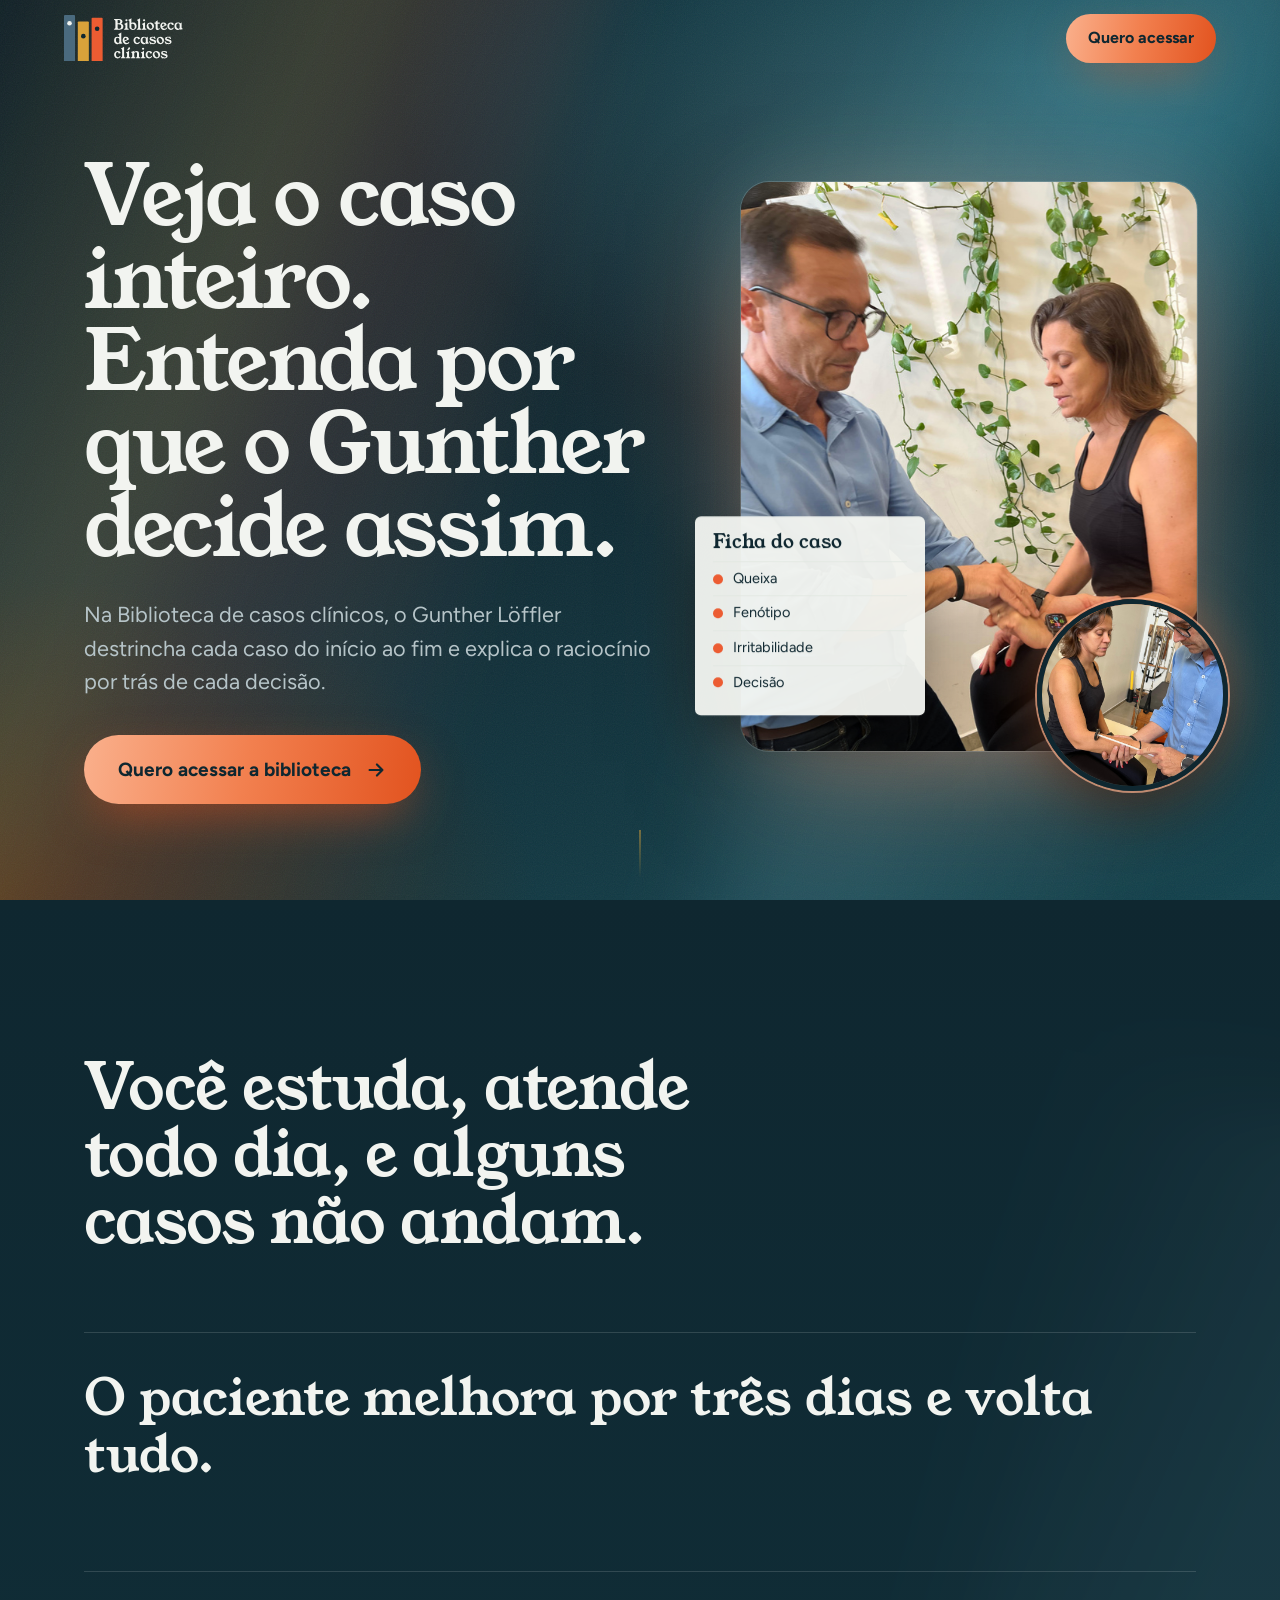
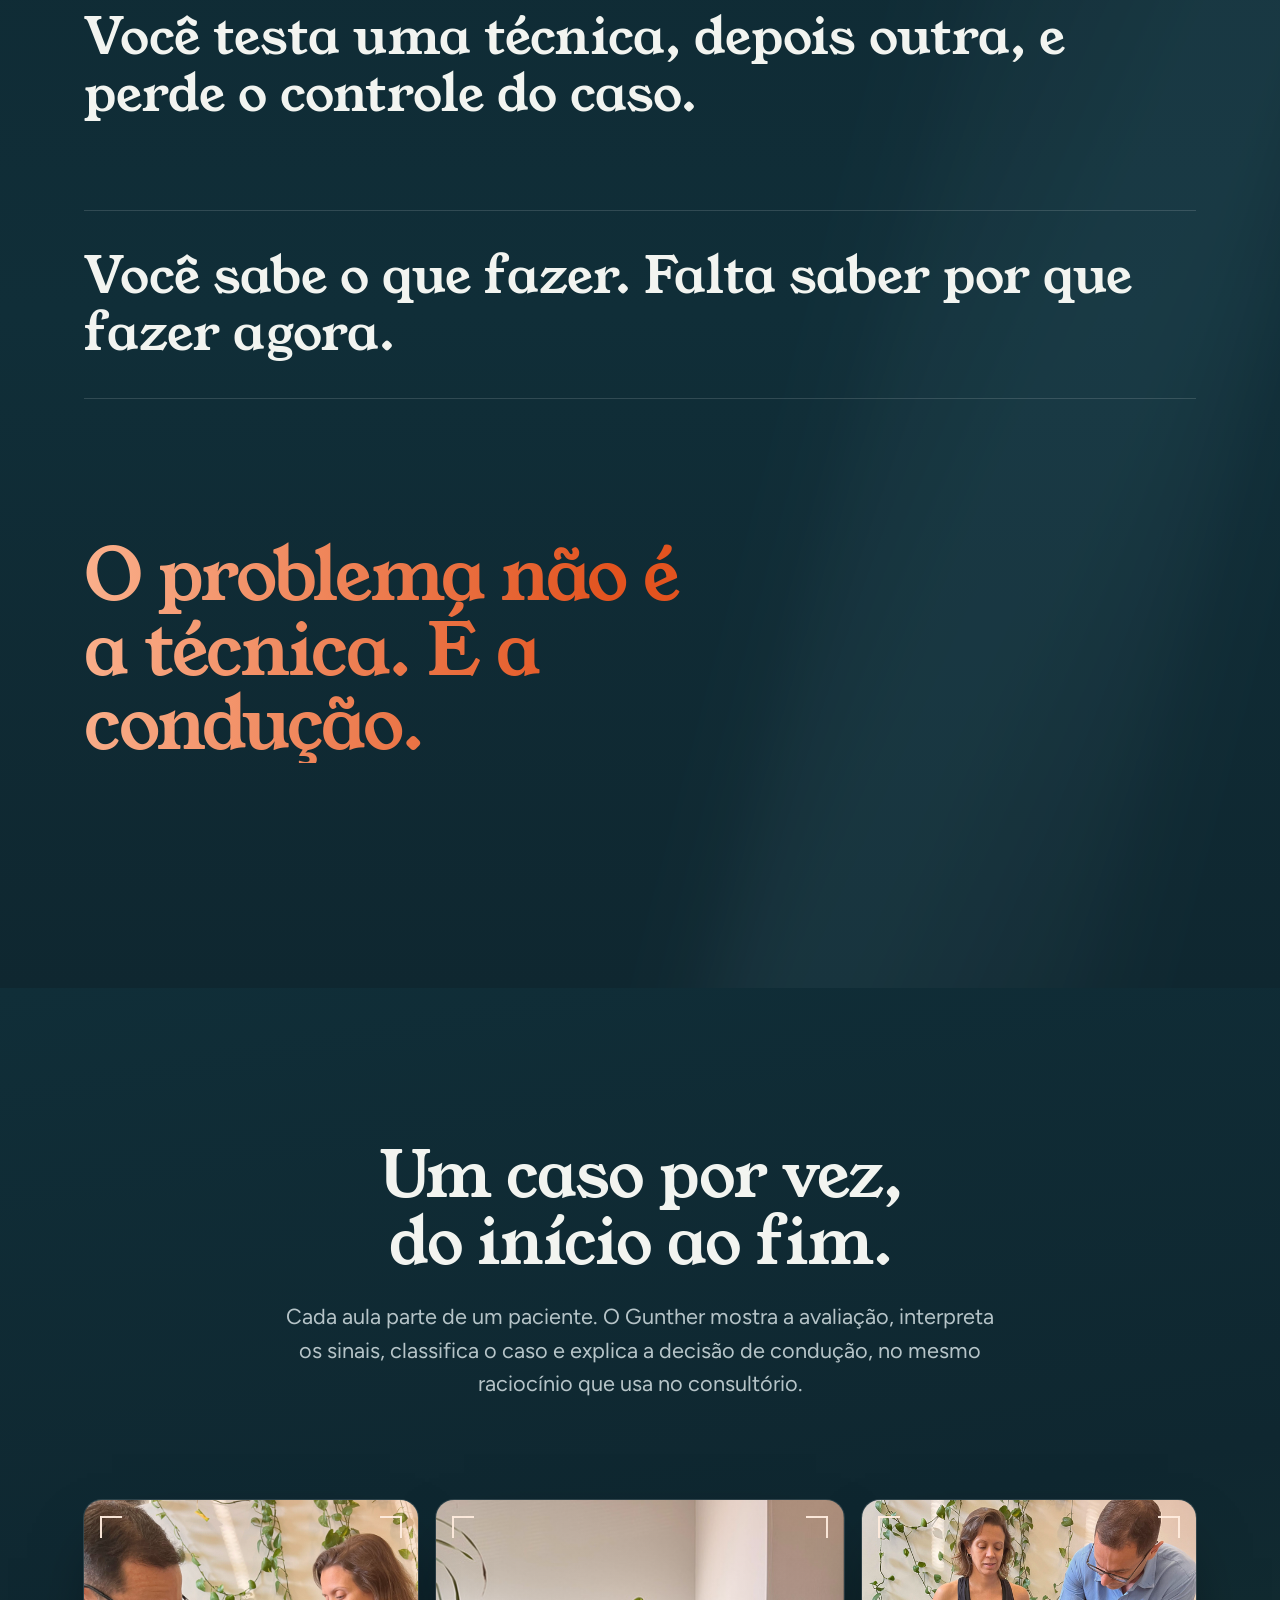
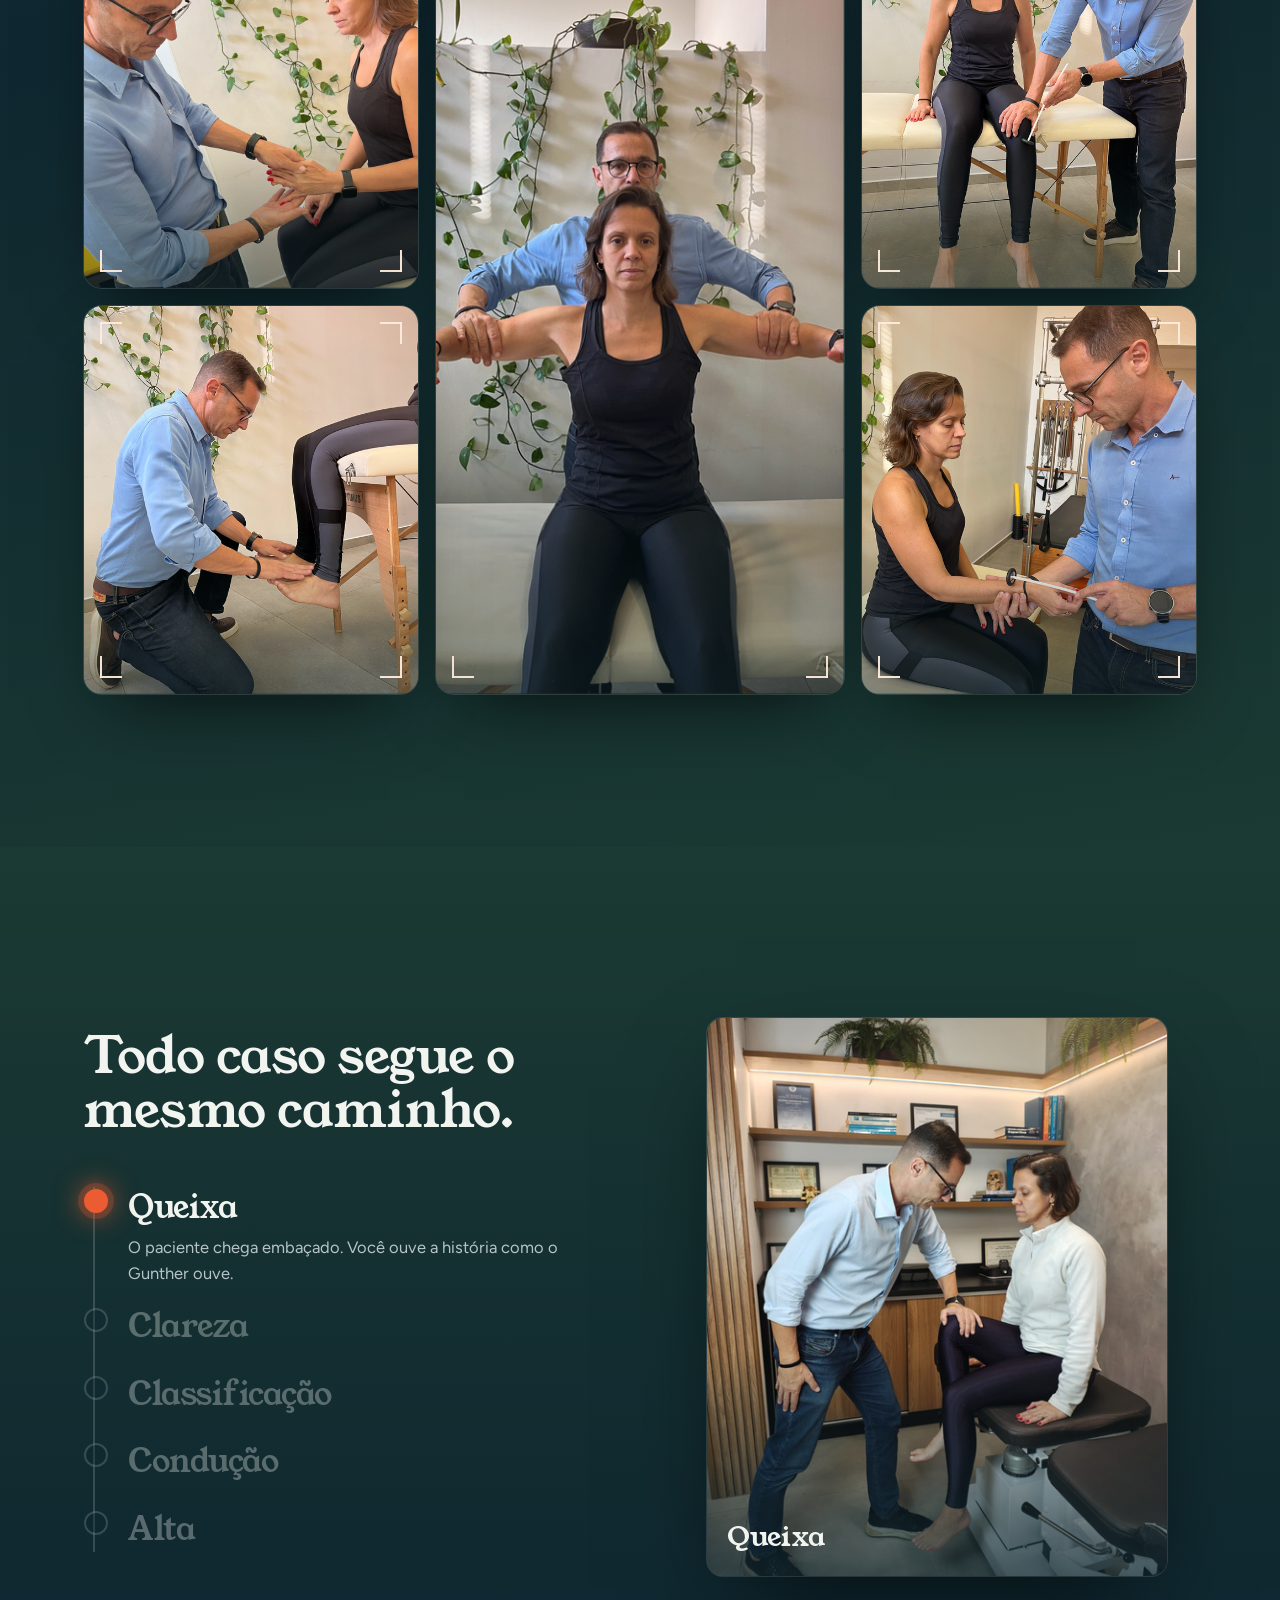
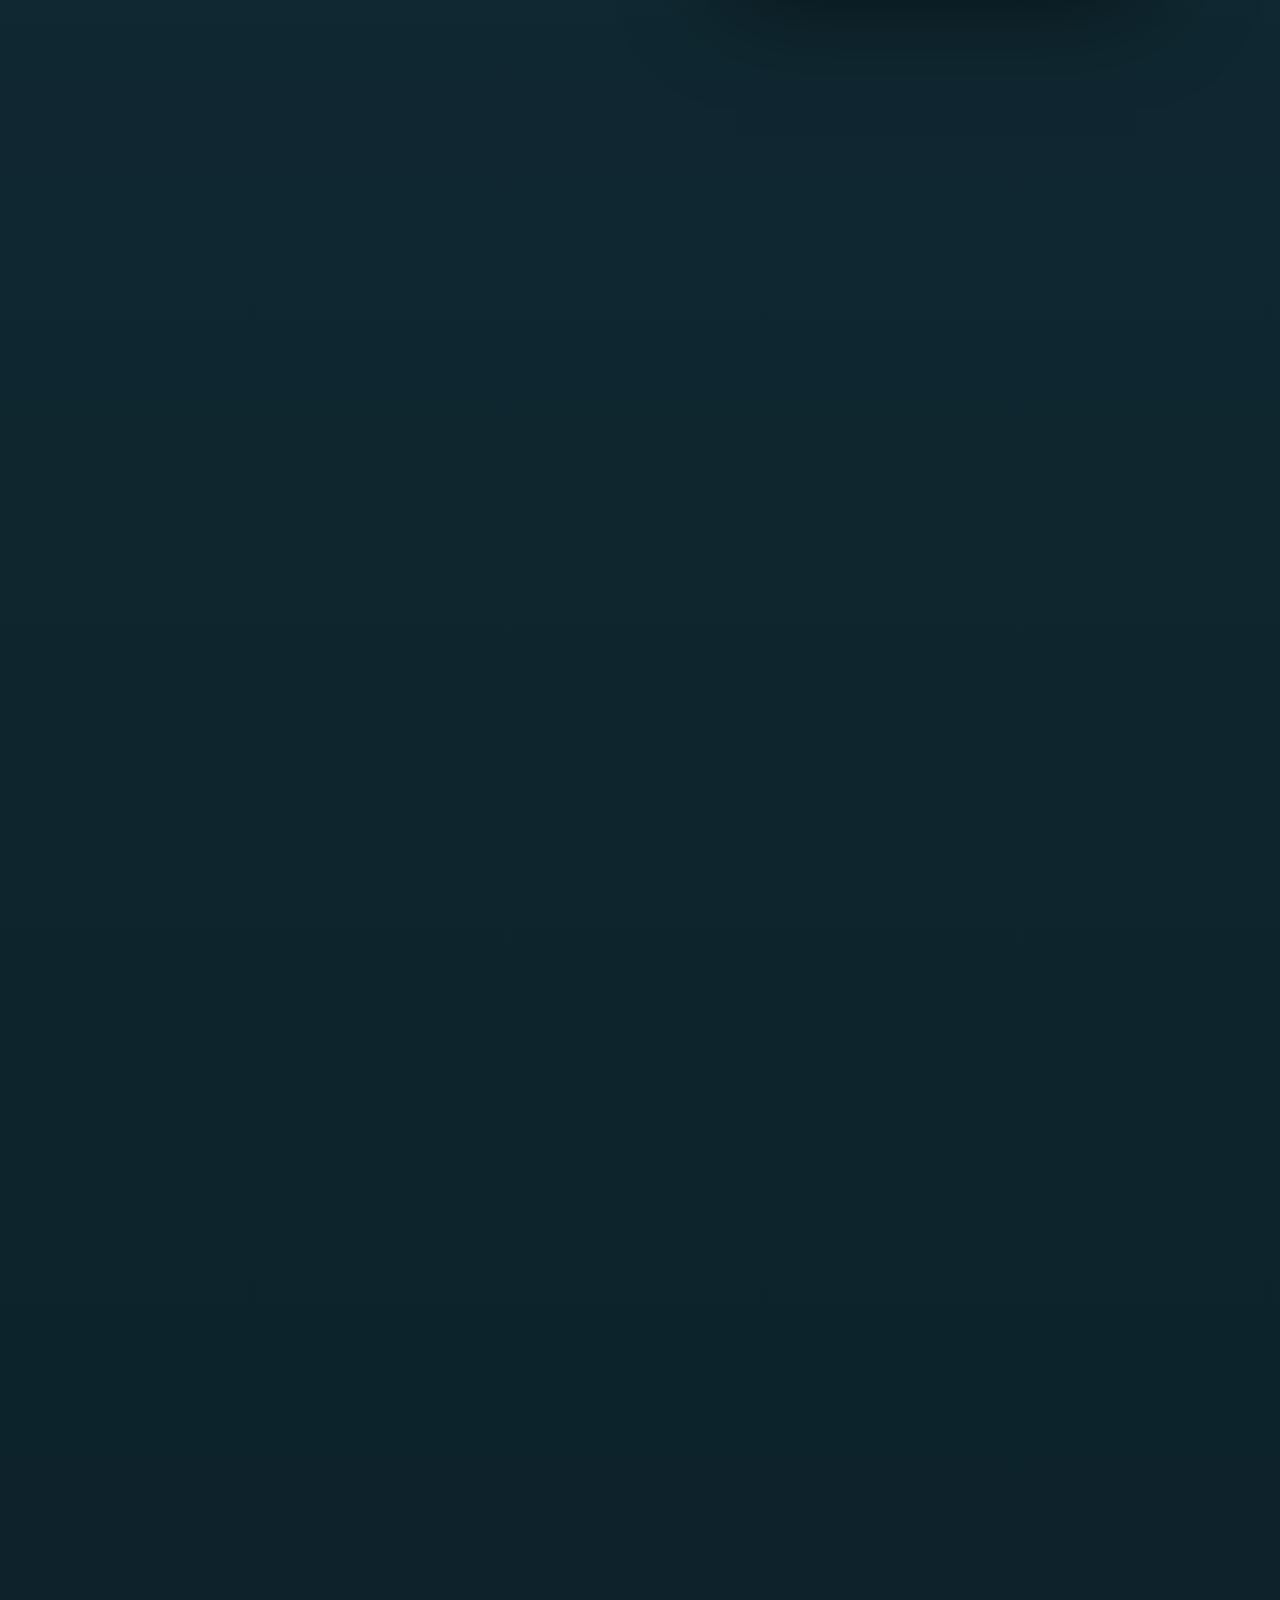
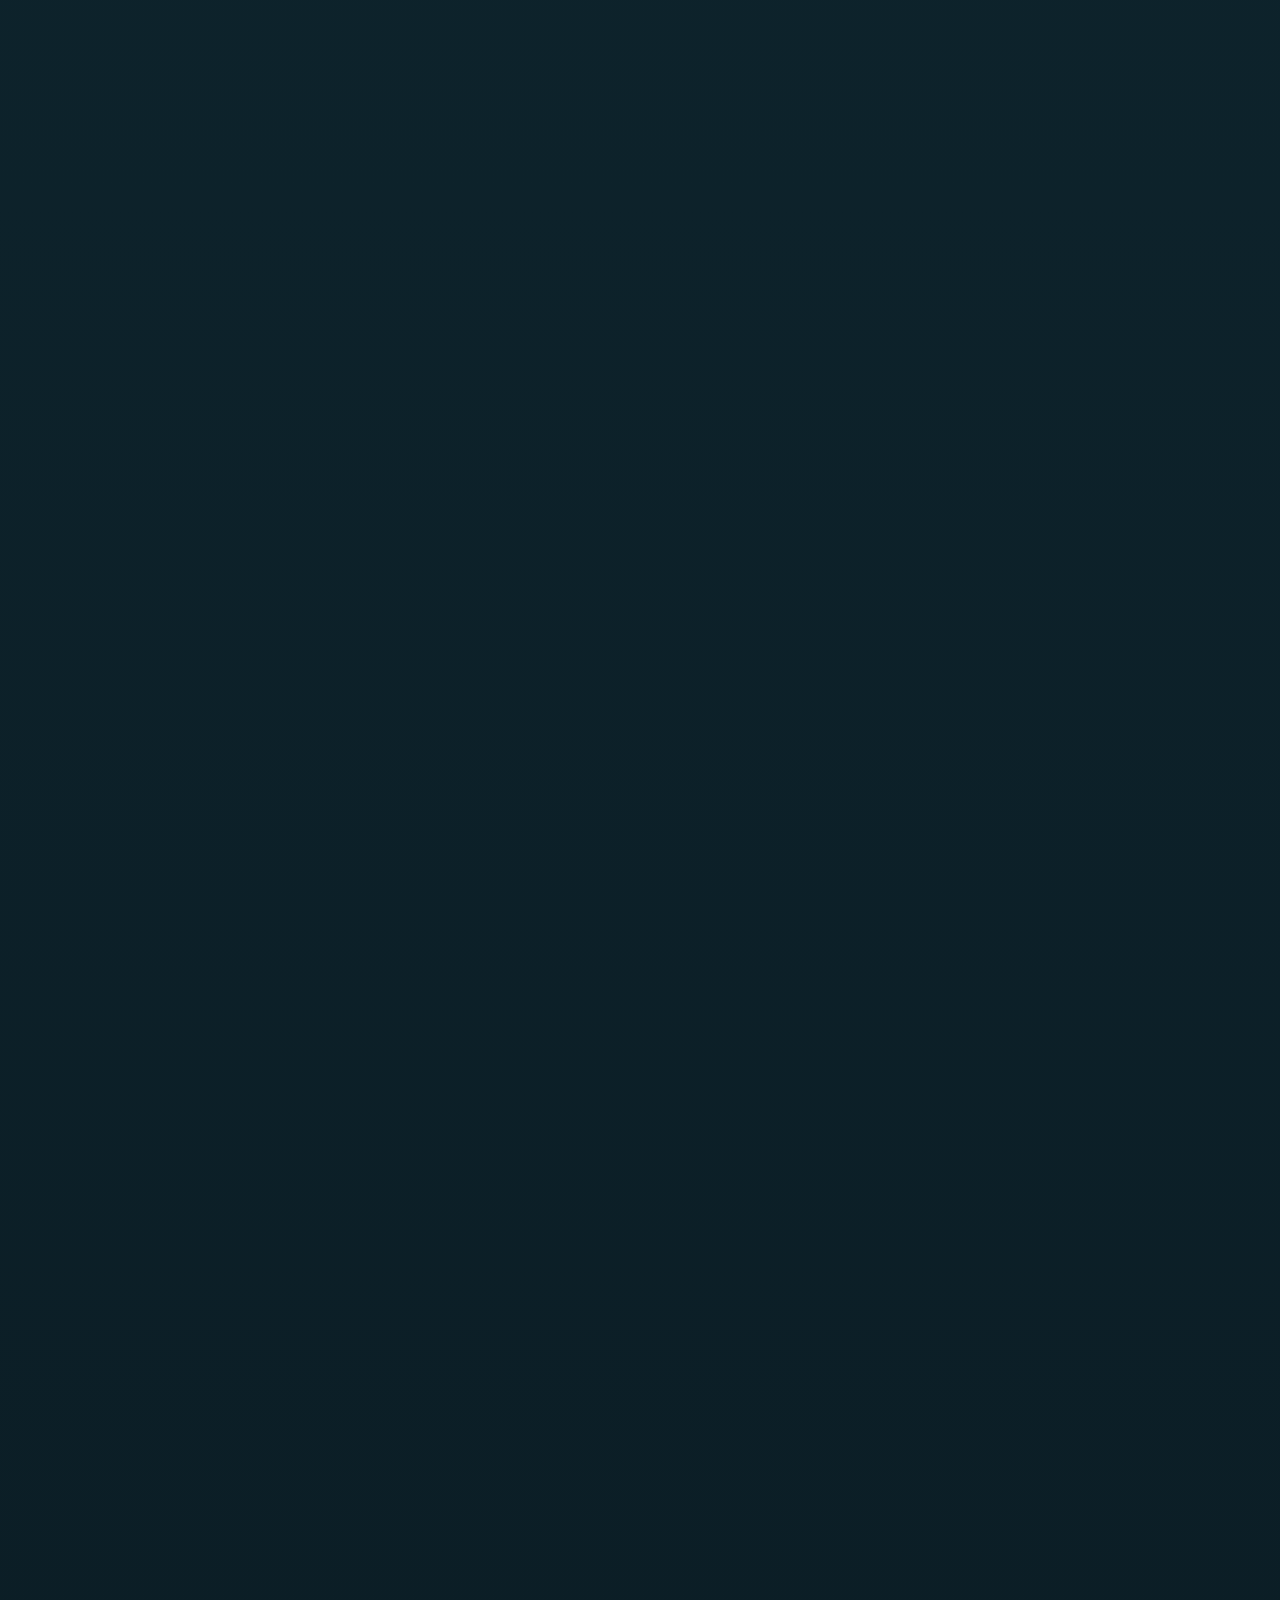
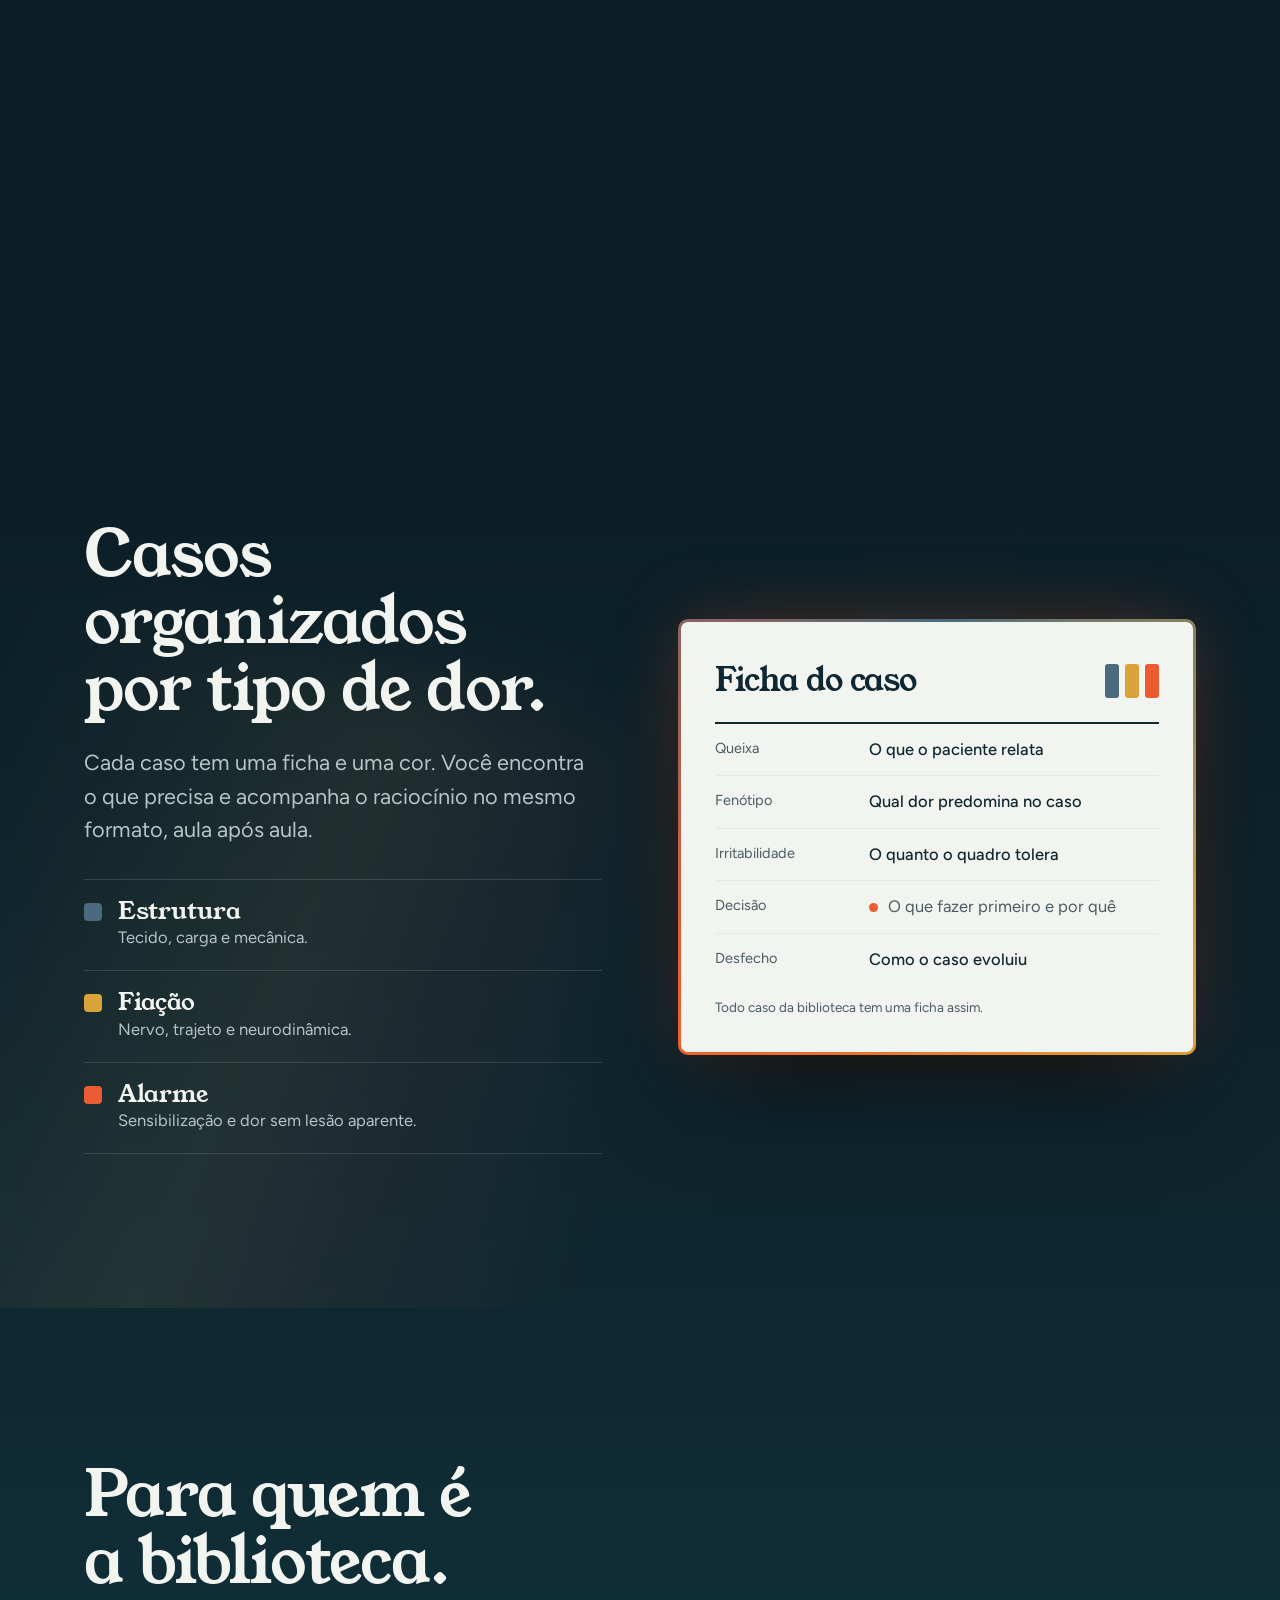
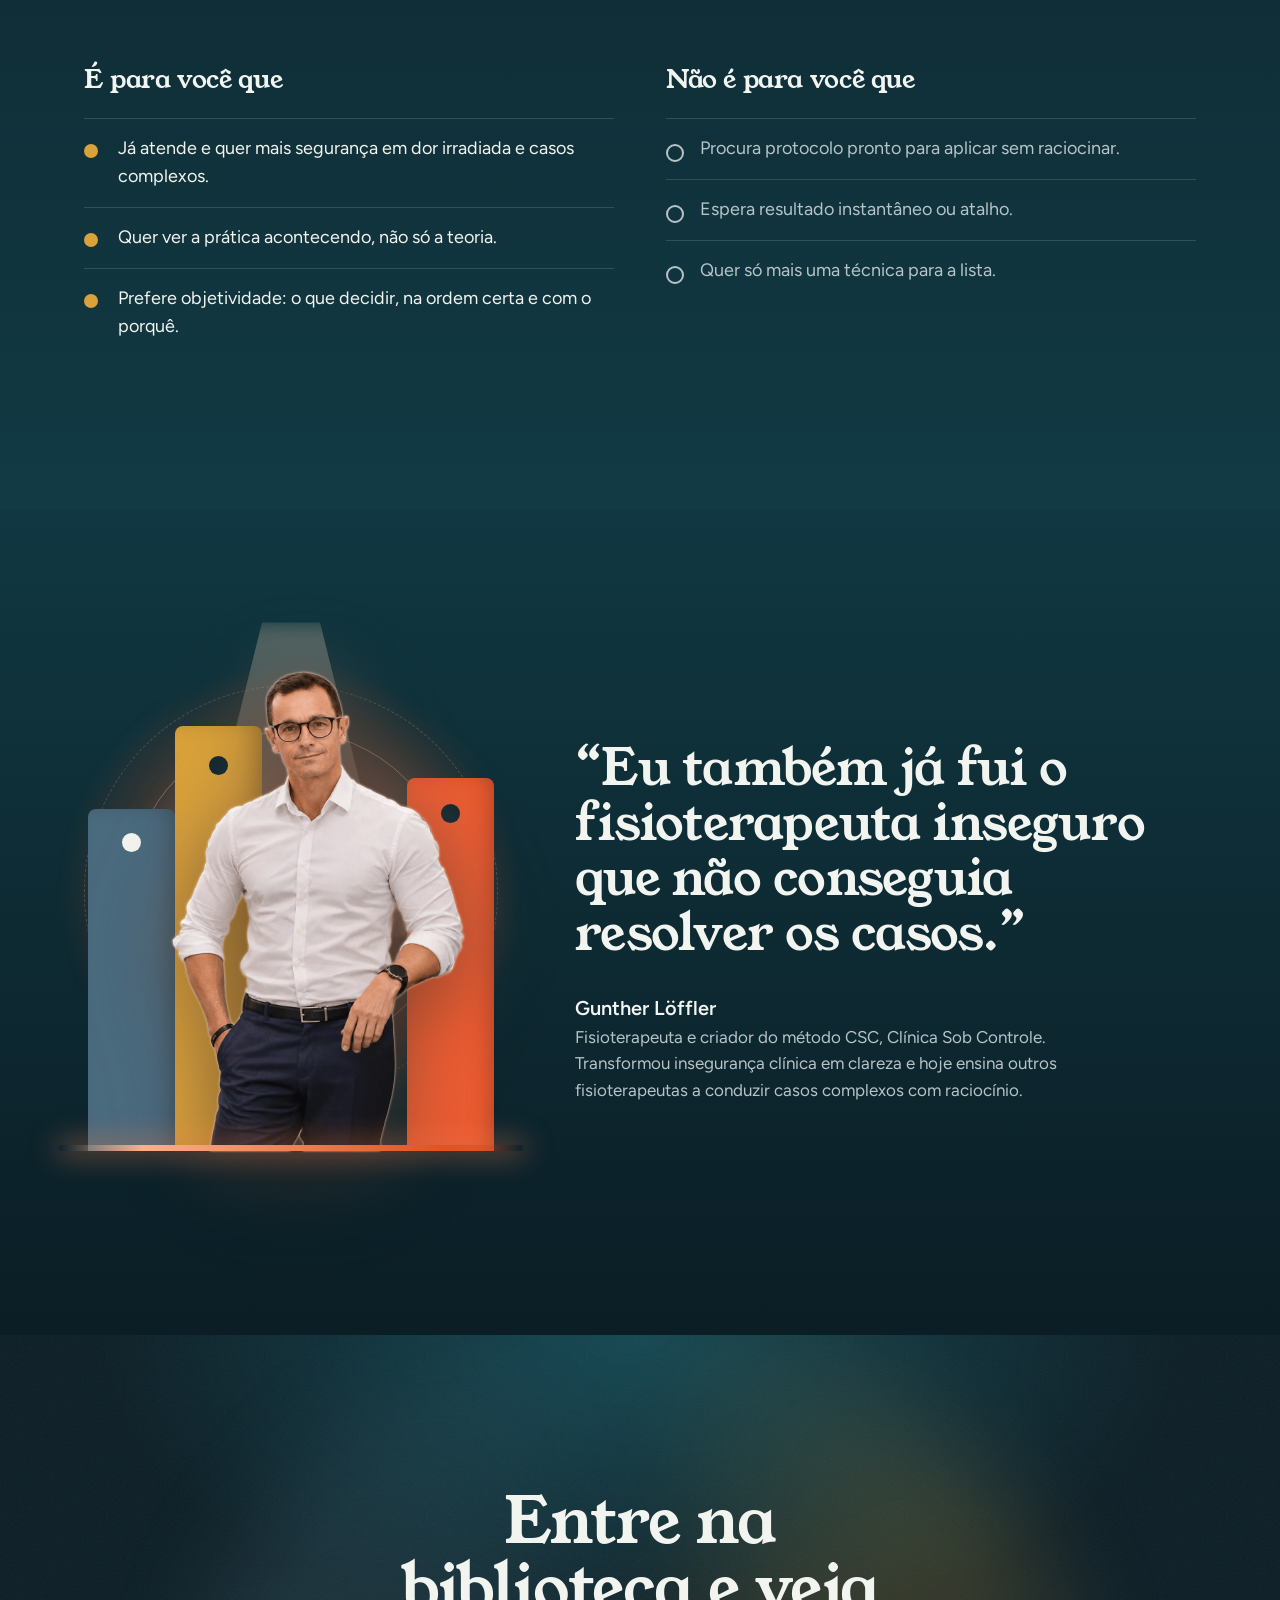
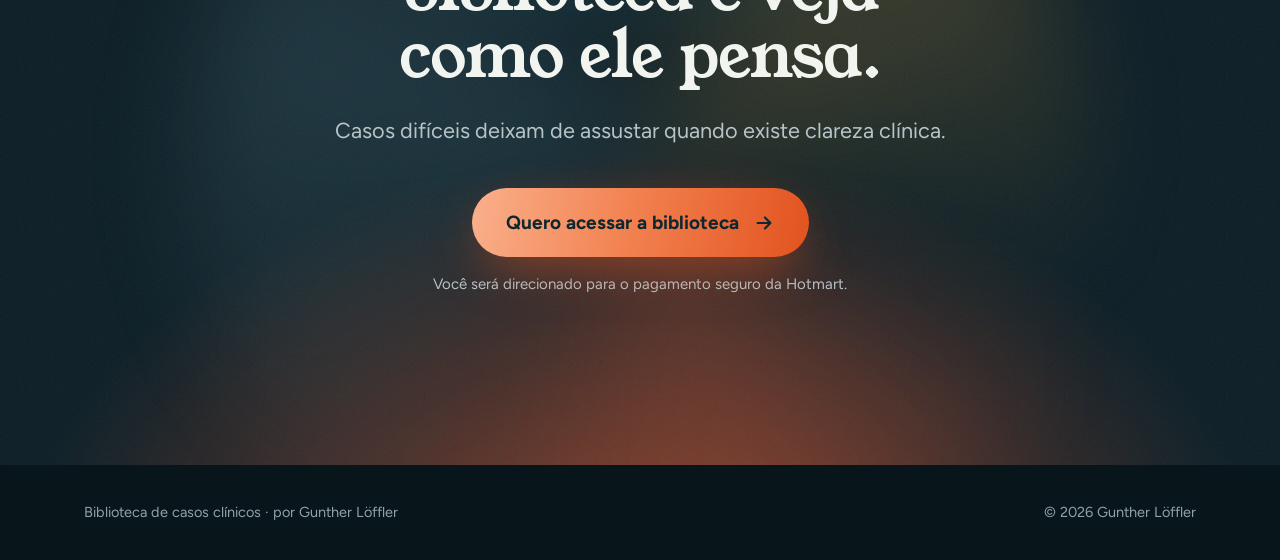
<file: biblioteca/index.html>
<!doctype html>
<html lang="pt-BR">
<head>
<meta charset="utf-8">
<meta name="viewport" content="width=device-width,initial-scale=1">
<title>Biblioteca de casos clínicos · Gunther Löffler</title>
<meta name="description" content="Veja o caso clínico inteiro, do início ao fim, e entenda por que o Gunther Löffler decide como decide.">
<meta name="theme-color" content="#0F2730">
<meta property="og:title" content="Biblioteca de casos clínicos · Gunther Löffler">
<meta property="og:description" content="Veja o caso clínico inteiro, do início ao fim, e entenda por que o Gunther Löffler decide como decide.">
<meta property="og:image" content="https://edu.guntherloffler.com.br/biblioteca/img/gunther-retrato.jpg">
<meta property="og:type" content="website">
<meta name="twitter:card" content="summary_large_image">
<link rel="icon" href="favicon.svg" type="image/svg+xml">
<link rel="preload" href="fonts/youngserif.woff2" as="font" type="font/woff2" crossorigin>
<script>document.documentElement.classList.add('js')</script>
<style>
@font-face{font-family:"Figtree";src:url(fonts/figtree.woff2) format("woff2");font-weight:300 900;font-display:swap}
@font-face{font-family:"Young Serif";src:url(fonts/youngserif.woff2) format("woff2");font-weight:400;font-display:swap}
:root{
  --tinta:#0F2730; --tinta-2:#17353F; --petroleo:#14505C;
  --papel:#F2F4F0; --papel-2:#E4E9E3; --grafite:#4B5C63; --mute:#B6C4C8;
  --est:#4A6A7E; --fia:#D9A23A; --ala:#EC5C32; --ala-pp:#B93A18;
  --serif:"Young Serif",Georgia,serif; --sans:"Figtree",system-ui,sans-serif;
  --gut:clamp(20px,5vw,72px);
  --mx:70%; --my:30%;
}
*{box-sizing:border-box}
html{scroll-behavior:smooth}
body{margin:0;background:var(--tinta);color:var(--papel);font-family:var(--sans);font-size:18px;line-height:1.55;-webkit-font-smoothing:antialiased;overflow-x:hidden}
img,svg{display:block;max-width:100%}
a{color:inherit}
h1,h2,h3{font-family:var(--serif);font-weight:400;margin:0;letter-spacing:-.015em;text-wrap:balance}
p{margin:0 0 1em}
:focus-visible{outline:3px solid var(--fia);outline-offset:3px}
.wrap{max-width:1240px;margin-inline:auto;padding-inline:var(--gut)}
.sec{position:relative;padding-block:clamp(80px,12vw,168px)}
h2{font-size:clamp(34px,5vw,64px);line-height:1.05}
.lede{font-size:clamp(18px,1.7vw,22px);color:var(--mute);max-width:52ch}

/* ===== REVEAL (entrada das seções) ===== */
.js [data-r]{opacity:0;transition:opacity .9s cubic-bezier(.2,.7,.2,1),transform .9s cubic-bezier(.2,.7,.2,1),filter 1.1s cubic-bezier(.2,.7,.2,1),clip-path 1.1s cubic-bezier(.2,.7,.2,1);transition-delay:var(--d,0s);will-change:opacity,transform}
.js [data-r="focus"]{filter:blur(16px);transform:translateY(22px) scale(.98)}
.js [data-r="rise"]{transform:translateY(48px)}
.js [data-r="left"]{transform:translateX(-64px)}
.js [data-r="right"]{transform:translateX(64px)}
.js [data-r="zoom"]{transform:scale(.88)}
.js [data-r="wipe"],.js [data-r="wipeup"]{opacity:1}
.js [data-r="wipe"]>img,.js [data-r="wipeup"]>img{clip-path:inset(0 100% 0 0);transition:clip-path 1.3s cubic-bezier(.2,.7,.2,1) var(--d,0s),transform 1.6s cubic-bezier(.2,.7,.2,1) var(--d,0s)}
.js [data-r="wipeup"]>img{clip-path:inset(100% 0 0 0);transform:scale(1.14)}
.js [data-r="wipe"].in>img,.js [data-r="wipeup"].in>img{clip-path:inset(0 0 0 0);transform:none}
.js [data-r].in{opacity:1;filter:none;transform:none}

/* ===== LUZ ===== */
.beam{position:absolute;pointer-events:none;mix-blend-mode:screen;filter:blur(40px)}
.beam--a{width:46vw;height:140%;left:-8vw;top:-20%;background:linear-gradient(100deg,transparent 0,rgba(217,162,58,.22) 45%,rgba(236,92,50,.14) 60%,transparent 100%);transform:rotate(14deg);animation:varrer 14s ease-in-out infinite alternate}
.beam--b{width:30vw;height:130%;right:6vw;top:-15%;background:linear-gradient(100deg,transparent,rgba(111,163,179,.20) 50%,transparent);transform:rotate(14deg);animation:varrer 18s ease-in-out -6s infinite alternate}
@keyframes varrer{from{translate:-6vw 0;opacity:.55}to{translate:12vw 0;opacity:1}}
.spot{position:absolute;inset:0;pointer-events:none;background:radial-gradient(520px circle at var(--mx) var(--my),rgba(255,226,170,.20),rgba(236,92,50,.07) 40%,transparent 70%);mix-blend-mode:screen}
.grain{position:absolute;inset:0;pointer-events:none;opacity:.07;background-image:url("data:image/svg+xml;utf8,<svg xmlns='http://www.w3.org/2000/svg' width='160' height='160'><filter id='n'><feTurbulence type='fractalNoise' baseFrequency='.9' numOctaves='2'/></filter><rect width='160' height='160' filter='url(%23n)'/></svg>")}

/* ===== BOTÃO ===== */
.btn{position:relative;display:inline-flex;align-items:center;gap:14px;padding:20px 34px;border-radius:999px;font-weight:700;font-size:19px;text-decoration:none;color:var(--tinta);background:linear-gradient(100deg,#FAB08C 0%,#F2804F 48%,#E2531F 100%);box-shadow:0 0 0 0 rgba(242,128,79,.5),0 18px 50px -12px rgba(226,83,31,.6);overflow:hidden;isolation:isolate;transition:transform .25s,box-shadow .25s;animation:pulso 3.2s ease-out infinite}
.btn::after{content:"";position:absolute;inset:-2px;z-index:-1;background:linear-gradient(105deg,transparent 35%,rgba(255,255,255,.65) 50%,transparent 65%);transform:translateX(-120%);animation:brilho 3.8s ease-in-out 1.2s infinite}
.btn:hover{transform:translateY(-3px) scale(1.02)}
.btn svg{width:22px;height:22px;flex:none}
@keyframes brilho{0%{transform:translateX(-120%)}45%,100%{transform:translateX(120%)}}
@keyframes pulso{0%{box-shadow:0 0 0 0 rgba(242,128,79,.45),0 18px 50px -12px rgba(226,83,31,.6)}70%,100%{box-shadow:0 0 0 22px rgba(242,128,79,0),0 18px 50px -12px rgba(226,83,31,.6)}}
.btn--sm{padding:12px 22px;font-size:16px;animation:none}
.micro{font-size:15px;color:var(--mute);margin-top:16px}

/* ===== TOPO ===== */
.top{position:fixed;z-index:50;inset:0 0 auto 0;display:flex;justify-content:space-between;align-items:center;padding:14px var(--gut);transition:background .4s,backdrop-filter .4s}
.top.sol{background:rgba(15,39,48,.78);backdrop-filter:blur(14px)}
.top img{height:46px;width:auto}

/* ===== HERO ===== */
.hero{position:relative;min-height:100svh;display:flex;align-items:center;padding-block:132px 72px;overflow:hidden;background:
  radial-gradient(90% 70% at 85% 10%,#1B6272 0%,transparent 60%),
  radial-gradient(70% 60% at 0% 100%,#3A2A1A 0%,transparent 60%),
  linear-gradient(160deg,#0B1D25 0%,#0F2730 45%,#14505C 130%)}
.hero__in{position:relative;z-index:2;display:grid;gap:clamp(40px,6vw,88px);grid-template-columns:1fr;align-items:center}
@media(min-width:960px){.hero__in{grid-template-columns:1.12fr .88fr}}
.hero h1{font-size:clamp(42px,6.6vw,96px);line-height:.98;letter-spacing:-.025em;max-width:12ch}
.hero .lede{margin:28px 0 36px}
.foco{animation:focar 2.2s cubic-bezier(.3,.1,.2,1) .2s both}
@keyframes focar{from{filter:blur(20px);opacity:.4}55%{filter:blur(6px);opacity:.9}to{filter:blur(0);opacity:1}}
.hero__foto{position:relative;justify-self:center;width:min(100%,460px)}
.hero__foto{padding:0 0 6% 0}
.hero__foto .moldura{position:relative;aspect-ratio:4/5;border-radius:28px;overflow:hidden;box-shadow:0 0 0 1px rgba(255,255,255,.16),0 40px 120px -30px rgba(242,128,79,.5),0 0 90px -10px rgba(111,163,179,.3)}
.hero__foto .moldura img{width:100%;height:110%;object-fit:cover;object-position:54% 30%;will-change:transform}
.hero__foto .moldura::after{content:"";position:absolute;inset:0;background:linear-gradient(200deg,rgba(255,214,170,.28),transparent 42%),linear-gradient(0deg,rgba(15,39,48,.5),transparent 38%);mix-blend-mode:soft-light}
.detalhe{position:absolute;right:-7%;bottom:-2%;width:42%;aspect-ratio:1;border-radius:50%;overflow:hidden;border:5px solid var(--tinta);box-shadow:0 0 0 2px rgba(250,176,140,.7),0 24px 60px -10px rgba(0,0,0,.6),0 0 60px -6px rgba(242,128,79,.55)}
.detalhe img{width:100%;height:100%;object-fit:cover;object-position:62% 60%}
.ficha-fl{position:absolute;left:-10%;bottom:12%;width:min(230px,52%);background:rgba(242,244,240,.96);color:var(--tinta);border-radius:6px;padding:16px 18px;font-size:14.5px;line-height:1.35;box-shadow:0 24px 60px -10px rgba(0,0,0,.55);will-change:transform}
.ficha-fl b{display:block;font-family:var(--serif);font-weight:400;font-size:19px;line-height:1.1;margin-bottom:8px}
.ficha-fl div{display:flex;gap:10px;align-items:center;border-top:1px solid var(--papel-2);padding:7px 0}
.ficha-fl i{width:10px;height:10px;border-radius:50%;background:var(--ala);flex:none}
.rolar{position:absolute;z-index:2;left:50%;bottom:22px;translate:-50% 0;width:1px;height:48px;background:linear-gradient(var(--fia),transparent);animation:desce 2.2s ease-in-out infinite}
@keyframes desce{0%{transform:scaleY(0);transform-origin:top}50%{transform:scaleY(1);transform-origin:top}51%{transform-origin:bottom}100%{transform:scaleY(0);transform-origin:bottom}}

/* ===== DOR ===== */
.dor{background:linear-gradient(180deg,#0F2730 0%,#102E38 60%,#0F2730 100%);overflow:hidden}
.dor h2{max-width:16ch;margin-bottom:clamp(40px,6vw,80px)}
.frases{display:grid;gap:0}
.frase{font-family:var(--serif);font-size:clamp(26px,4vw,52px);line-height:1.12;padding:clamp(22px,3vw,36px) 0;border-top:1px solid rgba(255,255,255,.14);color:var(--papel)}
.frase:last-child{border-bottom:1px solid rgba(255,255,255,.14)}
.virada{margin-top:clamp(48px,7vw,96px);font-family:var(--serif);font-size:clamp(34px,5.6vw,76px);line-height:1.04;letter-spacing:-.02em;max-width:15ch;background:linear-gradient(95deg,#FAB08C 0%,#E2531F 80%);-webkit-background-clip:text;background-clip:text;color:transparent}

/* ===== PRÁTICA (galeria) ===== */
.pratica{background:linear-gradient(170deg,#102E38 0%,#0F2730 40%,#1B3A33 100%);overflow:hidden}
.pratica__cab{display:grid;gap:24px;margin-bottom:clamp(40px,6vw,88px)}
.pratica h2{max-width:17ch}
.pratica__cab{text-align:center;justify-items:center}
.pratica__cab h2{margin-inline:auto}
.pratica__cab .lede{margin-inline:auto}
.galeria{display:grid;gap:14px;grid-template-columns:repeat(2,1fr)}
.foto{position:relative;margin:0;border-radius:18px;overflow:hidden;background:var(--tinta-2);aspect-ratio:1;box-shadow:0 0 0 1px rgba(255,255,255,.13),0 30px 70px -28px rgba(0,0,0,.75)}
.foto img{width:100%;height:100%;object-fit:cover}
.foto::after{content:"";position:absolute;inset:0;background:linear-gradient(0deg,rgba(15,39,48,.5),transparent 42%),linear-gradient(210deg,rgba(242,128,79,.22),transparent 50%);pointer-events:none}
/* mira de foco nos cantos */
.br{position:absolute;z-index:2;inset:46px;opacity:0;pointer-events:none;transition:inset 1.1s cubic-bezier(.2,.7,.2,1) .5s,opacity .8s .5s;
  --c:rgba(255,236,222,.95);
  background:
   linear-gradient(var(--c),var(--c)) 0 0/22px 2px no-repeat,linear-gradient(var(--c),var(--c)) 0 0/2px 22px no-repeat,
   linear-gradient(var(--c),var(--c)) 100% 0/22px 2px no-repeat,linear-gradient(var(--c),var(--c)) 100% 0/2px 22px no-repeat,
   linear-gradient(var(--c),var(--c)) 0 100%/22px 2px no-repeat,linear-gradient(var(--c),var(--c)) 0 100%/2px 22px no-repeat,
   linear-gradient(var(--c),var(--c)) 100% 100%/22px 2px no-repeat,linear-gradient(var(--c),var(--c)) 100% 100%/2px 22px no-repeat}
.foto.in .br,.no-js .br{inset:16px;opacity:1}
.g3{grid-column:1/-1;order:-1;aspect-ratio:4/5}
.g3 img{object-position:50% 40%}
.g1 img{object-position:50% 45%}.g2 img{object-position:50% 68%}.g4 img{object-position:50% 58%}.g5 img{object-position:50% 52%}
@media(min-width:900px){
  .galeria{grid-template-columns:1fr 1.22fr 1fr;grid-template-rows:1fr 1fr;gap:18px;height:clamp(560px,62vw,800px)}
  .foto{aspect-ratio:auto;height:100%}
  .g3{grid-column:2;grid-row:1/span 2;order:0}
  .g1{grid-column:1;grid-row:1}.g2{grid-column:1;grid-row:2}.g4{grid-column:3;grid-row:1}.g5{grid-column:3;grid-row:2}
}

/* ===== LINHA DO CASO (rolagem) ===== */
.linha{height:480vh;background:linear-gradient(180deg,#1B3A33 0%,#0F2730 18%,#0B1D25 100%)}
.linha__sticky{position:sticky;top:0;height:100svh;display:flex;align-items:center;overflow:hidden}
.linha__in{display:grid;gap:28px;grid-template-columns:1fr;width:100%}
@media(min-width:900px){.linha__in{grid-template-columns:1fr 1fr;gap:clamp(40px,6vw,96px);align-items:center}}
.linha h2{font-size:clamp(30px,4vw,52px);margin-bottom:clamp(20px,3vw,40px);max-width:14ch}
.etapas{position:relative;list-style:none;margin:0;padding:0 0 0 44px}
.etapas::before{content:"";position:absolute;left:9px;top:12px;bottom:12px;width:2px;background:rgba(255,255,255,.16)}
.etapas .fio{position:absolute;left:9px;top:12px;width:2px;height:calc((100% - 24px)*var(--p,0));background:linear-gradient(var(--fia),var(--ala));box-shadow:0 0 14px 2px rgba(236,92,50,.7)}
.et{position:relative;padding:8px 0;opacity:.32;transition:opacity .5s}
.et::before{content:"";position:absolute;left:-44px;top:14px;width:20px;height:20px;border-radius:50%;border:2px solid rgba(255,255,255,.5);background:var(--tinta);transition:all .5s}
.et.on{opacity:1}
.et.on::before{background:var(--ala);border-color:var(--ala);box-shadow:0 0 0 6px rgba(236,92,50,.22),0 0 26px 4px rgba(236,92,50,.65)}
.et h3{font-size:clamp(22px,2.6vw,32px)}
.et p{margin:2px 0 0;font-size:16.5px;color:var(--mute);max-height:0;overflow:hidden;transition:max-height .6s ease}
.et.on p{max-height:120px}
.visor{position:relative;aspect-ratio:4/5;max-height:62svh;justify-self:center;width:min(100%,460px);border-radius:16px;overflow:hidden;box-shadow:0 0 0 1px rgba(255,255,255,.12),0 40px 100px -30px rgba(0,0,0,.7)}
.visor img{position:absolute;inset:0;width:100%;height:100%;object-fit:cover;opacity:0;filter:blur(18px);transform:scale(1.08);transition:opacity .8s,filter .9s,transform 1.4s}
.visor img.on{opacity:1;filter:none;transform:none}
.visor::after{content:"";position:absolute;inset:0;background:linear-gradient(0deg,rgba(15,39,48,.7),transparent 40%),radial-gradient(60% 40% at 80% 0%,rgba(255,214,150,.32),transparent 70%);pointer-events:none}
.visor .rot{position:absolute;z-index:2;left:20px;bottom:18px;font-family:var(--serif);font-size:28px}
@media(max-width:899px){.visor{aspect-ratio:16/10;max-height:34svh;width:100%}.linha h2{margin-bottom:14px}.et p{font-size:15.5px}}

/* ===== ORGANIZAÇÃO ===== */
.org{background:linear-gradient(180deg,#0B1D25 0%,#0F2730 100%);overflow:hidden}
.org__g{display:grid;gap:clamp(40px,6vw,88px);grid-template-columns:1fr}
@media(min-width:960px){.org__g{grid-template-columns:1fr 1fr;align-items:center}}
.org h2{margin-bottom:24px;max-width:15ch}
.fam{display:grid;gap:0;margin-top:32px}
.fam div{display:grid;grid-template-columns:18px 1fr;gap:16px;padding:18px 0;border-top:1px solid rgba(255,255,255,.14)}
.fam div:last-child{border-bottom:1px solid rgba(255,255,255,.14)}
.fam i{width:18px;height:18px;border-radius:4px;margin-top:5px}
.fam b{display:block;font-family:var(--serif);font-weight:400;font-size:24px;line-height:1.1}
.fam span{color:var(--mute);font-size:16.5px}
.ficha{position:relative;color:var(--tinta);border-radius:10px;padding:clamp(22px,3vw,34px);border:3px solid transparent;background:linear-gradient(var(--papel),var(--papel)) padding-box,conic-gradient(from var(--ang,0deg),var(--est),var(--fia),var(--ala),var(--est)) border-box;animation:gira 7s linear infinite;box-shadow:0 50px 100px -30px rgba(0,0,0,.7),0 0 70px -10px rgba(236,92,50,.35)}
@property --ang{syntax:"<angle>";inherits:false;initial-value:0deg}
@keyframes gira{to{--ang:360deg}}
.ficha header{display:flex;justify-content:space-between;gap:14px;align-items:flex-start;border-bottom:2px solid var(--tinta);padding-bottom:16px}
.ficha h3{font-size:clamp(24px,2.6vw,32px)}
.ficha .fams{display:flex;gap:6px;flex:none;padding-top:8px}
.ficha .fams i{width:14px;height:34px;border-radius:3px}
.ficha .l{display:grid;grid-template-columns:140px 1fr;gap:14px;padding:13px 0;border-bottom:1px solid var(--papel-2);font-size:16.5px}
.ficha .l:last-of-type{border-bottom:0}
.ficha dt{color:var(--grafite);font-size:14.5px}
.ficha dd{margin:0;font-weight:500}
.ficha dd.x{color:var(--grafite);font-weight:400;display:flex;gap:10px;align-items:center}
.ficha dd.x::before{content:"";width:9px;height:9px;border-radius:50%;background:var(--ala);flex:none}
.ficha small{display:block;margin-top:12px;color:var(--grafite);font-size:13.5px}
@media(max-width:520px){.ficha .l{grid-template-columns:1fr;gap:2px}}

/* ===== PARA QUEM ===== */
.quem{background:linear-gradient(180deg,#0F2730,#12404A 130%);overflow:hidden}
.quem__g{display:grid;gap:clamp(28px,4vw,56px);grid-template-columns:1fr}
@media(min-width:900px){.quem__g{grid-template-columns:1fr 1fr}}
.quem h2{margin-bottom:clamp(32px,5vw,64px);max-width:14ch}
.col h3{font-size:26px;margin-bottom:18px}
.col ul{list-style:none;margin:0;padding:0;display:grid;gap:0}
.col li{padding:16px 0 16px 34px;border-top:1px solid rgba(255,255,255,.14);position:relative;font-size:18px}
.col li::before{content:"";position:absolute;left:0;top:25px;width:14px;height:14px;border-radius:50%;background:var(--fia)}
.col--nao li{color:var(--mute)}
.col--nao li::before{background:transparent;border:2px solid var(--mute)}

/* ===== GUNTHER ===== */
.gun{background:linear-gradient(180deg,#12404A -30%,#0B1D25 100%);overflow:hidden}
.gun__g{display:grid;gap:clamp(36px,6vw,96px);grid-template-columns:1fr;align-items:center}
@media(min-width:900px){.gun__g{grid-template-columns:.8fr 1.2fr}}
.arte{position:relative;aspect-ratio:4/5;width:min(100%,540px);justify-self:center;isolation:isolate}
.arte .sol{position:absolute;z-index:-3;left:50%;top:44%;width:112%;aspect-ratio:1;translate:-50% -50%;border-radius:50%;background:radial-gradient(circle,rgba(250,176,140,.62) 0%,rgba(242,128,79,.38) 32%,rgba(226,83,31,.16) 55%,transparent 70%);filter:blur(6px);animation:respira 6s ease-in-out infinite}
@keyframes respira{50%{scale:1.07;opacity:.82}}
.arte .anel{position:absolute;z-index:-2;left:50%;top:44%;border-radius:50%;translate:-50% -50%;border:1.5px solid rgba(250,176,140,.38)}
.arte .anel.a1{width:78%;aspect-ratio:1}
.arte .anel.a2{width:100%;aspect-ratio:1;border-style:dashed;border-color:rgba(250,176,140,.22);animation:roda 60s linear infinite}
.arte .lomb{position:absolute;z-index:-1;bottom:6%;width:21%;border-radius:8px 8px 0 0;transform:translateY(40px);opacity:0;transition:transform 1.3s cubic-bezier(.2,.7,.2,1) var(--d),opacity 1s var(--d);box-shadow:inset -12px 0 24px -10px rgba(0,0,0,.28)}
.arte .lomb::before{content:"";position:absolute;left:50%;top:7%;width:22%;aspect-ratio:1;margin-left:-11%;border-radius:50%;background:var(--tinta)}
.arte.in .lomb{transform:none;opacity:1}
.arte .l1{left:1%;height:66%;background:var(--est);--d:.5s}.arte .l1::before{background:var(--papel)}
.arte .l2{left:22%;height:82%;background:var(--fia);--d:.7s}
.arte .l3{right:1%;height:72%;background:var(--ala);--d:.9s}
.arte .chao{position:absolute;z-index:1;left:-6%;right:-6%;bottom:6%;height:6px;border-radius:3px;background:linear-gradient(90deg,transparent,#FAB08C 18%,#E2531F 82%,transparent);box-shadow:0 0 28px 2px rgba(242,128,79,.7)}
.arte .gun-img{position:absolute;z-index:0;left:50%;bottom:6%;width:96%;translate:-50% 0;filter:drop-shadow(0 0 1px rgba(255,214,190,.9)) drop-shadow(0 18px 40px rgba(0,0,0,.45)) drop-shadow(0 0 34px rgba(250,176,140,.28))}
.arte .raio{position:absolute;z-index:-2;left:50%;top:-8%;width:70%;height:90%;translate:-50% 0;background:linear-gradient(180deg,rgba(255,226,200,.28),transparent 80%);clip-path:polygon(40% 0,60% 0,100% 100%,0 100%);filter:blur(10px);mix-blend-mode:screen;animation:varrer 10s ease-in-out infinite alternate}
.arte .nome{position:absolute;z-index:2;left:0;right:0;bottom:-2%;text-align:center;font-family:var(--serif);font-size:20px;letter-spacing:.01em;color:var(--papel)}
.gun blockquote{margin:0 0 32px;font-family:var(--serif);font-size:clamp(28px,4vw,50px);line-height:1.1;letter-spacing:-.015em}
.gun cite{display:block;font-style:normal;color:var(--mute);font-size:17px;max-width:48ch}
.gun cite b{display:block;color:var(--papel);font-size:20px;font-weight:600}

/* ===== CTA FINAL ===== */
.fim{position:relative;text-align:center;overflow:hidden;background:
  radial-gradient(70% 90% at 50% 120%,rgba(236,92,50,.55),transparent 70%),
  radial-gradient(60% 60% at 50% 0%,rgba(20,80,92,.8),transparent 70%),#0B1D25}
.fim h2{margin-inline:auto;max-width:16ch;margin-bottom:24px}
.fim .lede{margin:0 auto 40px}
.fim .wrap{position:relative;z-index:2}
.halo{position:absolute;left:50%;top:60%;width:min(900px,120vw);aspect-ratio:1;translate:-50% -50%;background:conic-gradient(from 0deg,transparent,rgba(217,162,58,.22),transparent 30%,rgba(236,92,50,.2),transparent 60%,rgba(111,163,179,.18),transparent);border-radius:50%;filter:blur(50px);animation:roda 24s linear infinite;pointer-events:none}
@keyframes roda{to{rotate:360deg}}
footer{background:#08161C;color:#8FA3A9;font-size:14.5px;padding-block:36px}
footer .wrap{display:flex;justify-content:space-between;gap:16px;flex-wrap:wrap}

/* barra fixa no celular */
.fixa{position:fixed;z-index:60;left:0;right:0;bottom:0;padding:12px var(--gut) calc(12px + env(safe-area-inset-bottom));background:linear-gradient(0deg,rgba(11,29,37,.96),rgba(11,29,37,.7));backdrop-filter:blur(10px);transform:translateY(110%);transition:transform .5s}
.fixa.on{transform:none}
.fixa .btn{width:100%;justify-content:center;animation:none;padding:16px}
@media(min-width:900px){.fixa{display:none}}

@media(prefers-reduced-motion:reduce){
  html{scroll-behavior:auto}
  .js [data-r]{opacity:1;filter:none;transform:none;clip-path:none;transition:none}
  .foco,.beam,.btn,.btn::after,.halo,.ficha,.rolar{animation:none}
  .spot{display:none}
}
</style>
</head>
<body>

<header class="top" id="topo">
  <a href="#" aria-label="Biblioteca de casos clínicos"><img src="img/logo-escuro.svg" alt="Biblioteca de casos clínicos" width="120" height="46"></a>
  <a class="btn btn--sm" href="https://pay.hotmart.com/J106359488U?off=pjn1l1w2" target="_blank" rel="noopener">Quero acessar</a>
</header>

<main>

<!-- HERO -->
<section class="hero" id="hero">
  <div class="beam beam--a"></div><div class="beam beam--b"></div>
  <div class="spot"></div><div class="grain"></div>
  <div class="wrap hero__in">
    <div>
      <h1 class="foco">Veja o caso inteiro. Entenda por que o Gunther decide assim.</h1>
      <p class="lede" data-r="rise" style="--d:.9s">Na Biblioteca de casos clínicos, o Gunther Löffler destrincha cada caso do início ao fim e explica o raciocínio por trás de cada decisão.</p>
      <div data-r="rise" style="--d:1.1s">
        <a class="btn" href="https://pay.hotmart.com/J106359488U?off=pjn1l1w2" target="_blank" rel="noopener">Quero acessar a biblioteca
          <svg viewBox="0 0 24 24" fill="none" stroke="currentColor" stroke-width="2.4" stroke-linecap="round" stroke-linejoin="round" aria-hidden="true"><path d="M5 12h14M13 6l6 6-6 6"/></svg>
        </a>
      </div>
    </div>
    <div class="hero__foto" data-r="zoom" style="--d:.5s">
      <div class="moldura"><img src="img/atendimento-05.jpg" alt="Gunther Löffler avaliando o punho e a mão de uma paciente" data-par="-.05"></div>
      <div class="detalhe" aria-hidden="true"><img src="img/atendimento-28.jpg" alt=""></div>
      <div class="ficha-fl" data-par=".05" aria-hidden="true">
        <b>Ficha do caso</b>
        <div><i></i>Queixa</div><div><i></i>Fenótipo</div><div><i></i>Irritabilidade</div><div><i></i>Decisão</div>
      </div>
    </div>
  </div>
  <div class="rolar" aria-hidden="true"></div>
</section>

<!-- DOR -->
<section class="sec dor">
  <div class="beam beam--b" style="opacity:.5;top:10%"></div>
  <div class="wrap">
    <h2 data-r="focus">Você estuda, atende todo dia, e alguns casos não andam.</h2>
    <div class="frases">
      <p class="frase" data-r="left">O paciente melhora por três dias e volta tudo.</p>
      <p class="frase" data-r="right" style="--d:.1s">Você testa uma técnica, depois outra, e perde o controle do caso.</p>
      <p class="frase" data-r="left" style="--d:.2s">Você sabe o que fazer. Falta saber por que fazer agora.</p>
    </div>
    <p class="virada" data-r="focus">O problema não é a técnica. É a condução.</p>
  </div>
</section>

<!-- PRÁTICA -->
<section class="sec pratica">
  <div class="wrap">
    <div class="pratica__cab">
      <h2 data-r="focus">Um caso por vez, do início ao fim.</h2>
      <p class="lede" data-r="rise" style="--d:.15s">Cada aula parte de um paciente. O Gunther mostra a avaliação, interpreta os sinais, classifica o caso e explica a decisão de condução, no mesmo raciocínio que usa no consultório.</p>
    </div>
    <div class="galeria">
      <figure class="foto g3" data-r="wipeup"><img src="img/atendimento-03.jpg" alt="Gunther avaliando o ombro e a cervical de uma paciente sentada" loading="lazy"><span class="br"></span></figure>
      <figure class="foto g1" data-r="wipeup" style="--d:.15s"><img src="img/atendimento-12.jpg" alt="Gunther examinando a mão de uma paciente" loading="lazy"><span class="br"></span></figure>
      <figure class="foto g2" data-r="wipeup" style="--d:.3s"><img src="img/atendimento-17.jpg" alt="Gunther avaliando o tornozelo de um paciente na maca" loading="lazy"><span class="br"></span></figure>
      <figure class="foto g4" data-r="wipeup" style="--d:.2s"><img src="img/atendimento-24.jpg" alt="Gunther testando reflexo no joelho de uma paciente" loading="lazy"><span class="br"></span></figure>
      <figure class="foto g5" data-r="wipeup" style="--d:.35s"><img src="img/atendimento-27.jpg" alt="Gunther avaliando o antebraço de uma paciente com martelo de reflexos" loading="lazy"><span class="br"></span></figure>
    </div>
  </div>
</section>

<!-- LINHA DO CASO -->
<section class="linha" id="linha" aria-label="Como cada caso é conduzido">
  <div class="linha__sticky">
    <div class="wrap linha__in">
      <div>
        <h2>Todo caso segue o mesmo caminho.</h2>
        <ol class="etapas" id="etapas">
          <span class="fio" id="fio"></span>
          <li class="et on"><h3>Queixa</h3><p>O paciente chega embaçado. Você ouve a história como o Gunther ouve.</p></li>
          <li class="et"><h3>Clareza</h3><p>O que o caso realmente é. Sinais que passavam despercebidos ficam nítidos.</p></li>
          <li class="et"><h3>Classificação</h3><p>Fenótipo predominante e irritabilidade definem o que pode ser feito.</p></li>
          <li class="et"><h3>Condução</h3><p>A decisão e o porquê: o que fazer primeiro e o que esperar da resposta.</p></li>
          <li class="et"><h3>Alta</h3><p>Como fechar o caso e o que revisar para não perder o controle.</p></li>
        </ol>
      </div>
      <div class="visor" aria-hidden="true">
        <img class="on" src="img/atendimento-13.jpg" alt="">
        <img src="img/atendimento-05.jpg" alt="">
        <img src="img/atendimento-28.jpg" alt="">
        <img src="img/atendimento-29.jpg" alt="">
        <img src="img/atendimento-33.jpg" alt="">
        <div class="rot" id="rot">Queixa</div>
      </div>
    </div>
  </div>
</section>

<!-- ORGANIZAÇÃO -->
<section class="sec org">
  <div class="beam beam--a" style="opacity:.45;top:30%"></div>
  <div class="wrap org__g">
    <div>
      <h2 data-r="focus">Casos organizados por tipo de dor.</h2>
      <p class="lede" data-r="rise">Cada caso tem uma ficha e uma cor. Você encontra o que precisa e acompanha o raciocínio no mesmo formato, aula após aula.</p>
      <div class="fam" data-r="rise" style="--d:.1s">
        <div><i style="background:var(--est)"></i><p style="margin:0"><b>Estrutura</b><span>Tecido, carga e mecânica.</span></p></div>
        <div><i style="background:var(--fia)"></i><p style="margin:0"><b>Fiação</b><span>Nervo, trajeto e neurodinâmica.</span></p></div>
        <div><i style="background:var(--ala)"></i><p style="margin:0"><b>Alarme</b><span>Sensibilização e dor sem lesão aparente.</span></p></div>
      </div>
    </div>
    <article class="ficha" data-r="zoom" style="--d:.2s" aria-label="Exemplo de ficha de caso">
      <header><h3>Ficha do caso</h3><span class="fams" aria-hidden="true"><i style="background:var(--est)"></i><i style="background:var(--fia)"></i><i style="background:var(--ala)"></i></span></header>
      <dl style="margin:0">
        <div class="l"><dt>Queixa</dt><dd>O que o paciente relata</dd></div>
        <div class="l"><dt>Fenótipo</dt><dd>Qual dor predomina no caso</dd></div>
        <div class="l"><dt>Irritabilidade</dt><dd>O quanto o quadro tolera</dd></div>
        <div class="l"><dt>Decisão</dt><dd class="x">O que fazer primeiro e por quê</dd></div>
        <div class="l"><dt>Desfecho</dt><dd>Como o caso evoluiu</dd></div>
      </dl>
      <small>Todo caso da biblioteca tem uma ficha assim.</small>
    </article>
  </div>
</section>

<!-- PARA QUEM -->
<section class="sec quem">
  <div class="wrap">
    <h2 data-r="focus">Para quem é a biblioteca.</h2>
    <div class="quem__g">
      <div class="col" data-r="left">
        <h3>É para você que</h3>
        <ul>
          <li>Já atende e quer mais segurança em dor irradiada e casos complexos.</li>
          <li>Quer ver a prática acontecendo, não só a teoria.</li>
          <li>Prefere objetividade: o que decidir, na ordem certa e com o porquê.</li>
        </ul>
      </div>
      <div class="col col--nao" data-r="right" style="--d:.1s">
        <h3>Não é para você que</h3>
        <ul>
          <li>Procura protocolo pronto para aplicar sem raciocinar.</li>
          <li>Espera resultado instantâneo ou atalho.</li>
          <li>Quer só mais uma técnica para a lista.</li>
        </ul>
      </div>
    </div>
  </div>
</section>

<!-- GUNTHER -->
<section class="sec gun">
  <div class="wrap gun__g">
    <div class="arte" data-r="zoom">
      <span class="sol"></span><span class="raio"></span><span class="anel a1"></span><span class="anel a2"></span>
      <span class="lomb l1"></span><span class="lomb l2"></span><span class="lomb l3"></span>
      <img class="gun-img" src="img/gunther-recortado.png" alt="Gunther Löffler" loading="lazy">
      <span class="chao"></span>
    </div>
    <div>
      <blockquote data-r="focus">“Eu também já fui o fisioterapeuta inseguro que não conseguia resolver os casos.”</blockquote>
      <cite data-r="rise" style="--d:.2s"><b>Gunther Löffler</b>Fisioterapeuta e criador do método CSC, Clínica Sob Controle. Transformou insegurança clínica em clareza e hoje ensina outros fisioterapeutas a conduzir casos complexos com raciocínio.</cite>
    </div>
  </div>
</section>

<!-- CTA FINAL -->
<section class="sec fim" id="comprar">
  <div class="halo"></div><div class="grain"></div>
  <div class="wrap">
    <h2 data-r="focus">Entre na biblioteca e veja como ele pensa.</h2>
    <p class="lede" data-r="rise" style="--d:.1s">Casos difíceis deixam de assustar quando existe clareza clínica.</p>
    <div data-r="zoom" style="--d:.2s">
      <a class="btn" href="https://pay.hotmart.com/J106359488U?off=pjn1l1w2" target="_blank" rel="noopener">Quero acessar a biblioteca
        <svg viewBox="0 0 24 24" fill="none" stroke="currentColor" stroke-width="2.4" stroke-linecap="round" stroke-linejoin="round" aria-hidden="true"><path d="M5 12h14M13 6l6 6-6 6"/></svg>
      </a>
      <p class="micro">Você será direcionado para o pagamento seguro da Hotmart.</p>
    </div>
  </div>
</section>

</main>

<footer>
  <div class="wrap"><span>Biblioteca de casos clínicos · por Gunther Löffler</span><span>© 2026 Gunther Löffler</span></div>
</footer>

<div class="fixa" id="fixa"><a class="btn" href="https://pay.hotmart.com/J106359488U?off=pjn1l1w2" target="_blank" rel="noopener">Quero acessar a biblioteca</a></div>

<script>
(function(){
  var reduce=matchMedia('(prefers-reduced-motion: reduce)').matches;
  // entrada das seções
  var els=document.querySelectorAll('[data-r]');
  if('IntersectionObserver' in window&&!reduce){
    var io=new IntersectionObserver(function(es){es.forEach(function(e){if(e.isIntersecting){e.target.classList.add('in');io.unobserve(e.target)}})},{threshold:.15,rootMargin:'0px 0px -6% 0px'});
    els.forEach(function(el){io.observe(el)});
  }else{els.forEach(function(el){el.classList.add('in')})}

  // luz que segue o cursor
  var hero=document.getElementById('hero');
  if(!reduce){
    hero.addEventListener('pointermove',function(e){var r=hero.getBoundingClientRect();hero.style.setProperty('--mx',(e.clientX-r.left)+'px');hero.style.setProperty('--my',(e.clientY-r.top)+'px')});
    var t=0;(function drift(){if(!matchMedia('(hover:hover)').matches){t+=.006;hero.style.setProperty('--mx',(50+30*Math.cos(t))+'%');hero.style.setProperty('--my',(35+20*Math.sin(t*1.3))+'%')}requestAnimationFrame(drift)})();
  }

  // paralaxe, topo, barra fixa, linha do caso
  var par=[].slice.call(document.querySelectorAll('[data-par]'));
  var topo=document.getElementById('topo'),fixa=document.getElementById('fixa'),fim=document.getElementById('comprar');
  var linha=document.getElementById('linha'),ets=[].slice.call(document.querySelectorAll('.et')),imgs=[].slice.call(document.querySelectorAll('.visor img')),fio=document.getElementById('fio'),rot=document.getElementById('rot');
  var nomes=['Queixa','Clareza','Classificação','Condução','Alta'],atual=0,tick=false;
  function frame(){
    tick=false;var vh=innerHeight,y=scrollY;
    topo.classList.toggle('sol',y>40);
    var fr=fim.getBoundingClientRect();
    fixa.classList.toggle('on',y>vh*.8&&fr.top>vh*.5);
    if(!reduce)par.forEach(function(el){var r=el.getBoundingClientRect();if(r.bottom<0||r.top>vh)return;var c=r.top+r.height/2-vh/2;el.style.transform='translate3d(0,'+(c*parseFloat(el.dataset.par)).toFixed(1)+'px,0)'});
    var lr=linha.getBoundingClientRect(),total=lr.height-vh,p=Math.min(1,Math.max(0,-lr.top/total));
    var idx=Math.min(4,Math.floor(p*5));
    fio.style.setProperty('--p',((idx)/4).toFixed(3));
    document.getElementById('etapas').style.setProperty('--p',(idx/4).toFixed(3));
    if(idx!==atual){atual=idx;ets.forEach(function(e,i){e.classList.toggle('on',i<=idx&&i===idx)});imgs.forEach(function(m,i){m.classList.toggle('on',i===idx)});rot.textContent=nomes[idx]}
  }
  function req(){if(!tick){tick=true;requestAnimationFrame(frame)}}
  addEventListener('scroll',req,{passive:true});addEventListener('resize',req);frame();
})();
</script>
</body>
</html>
</file>
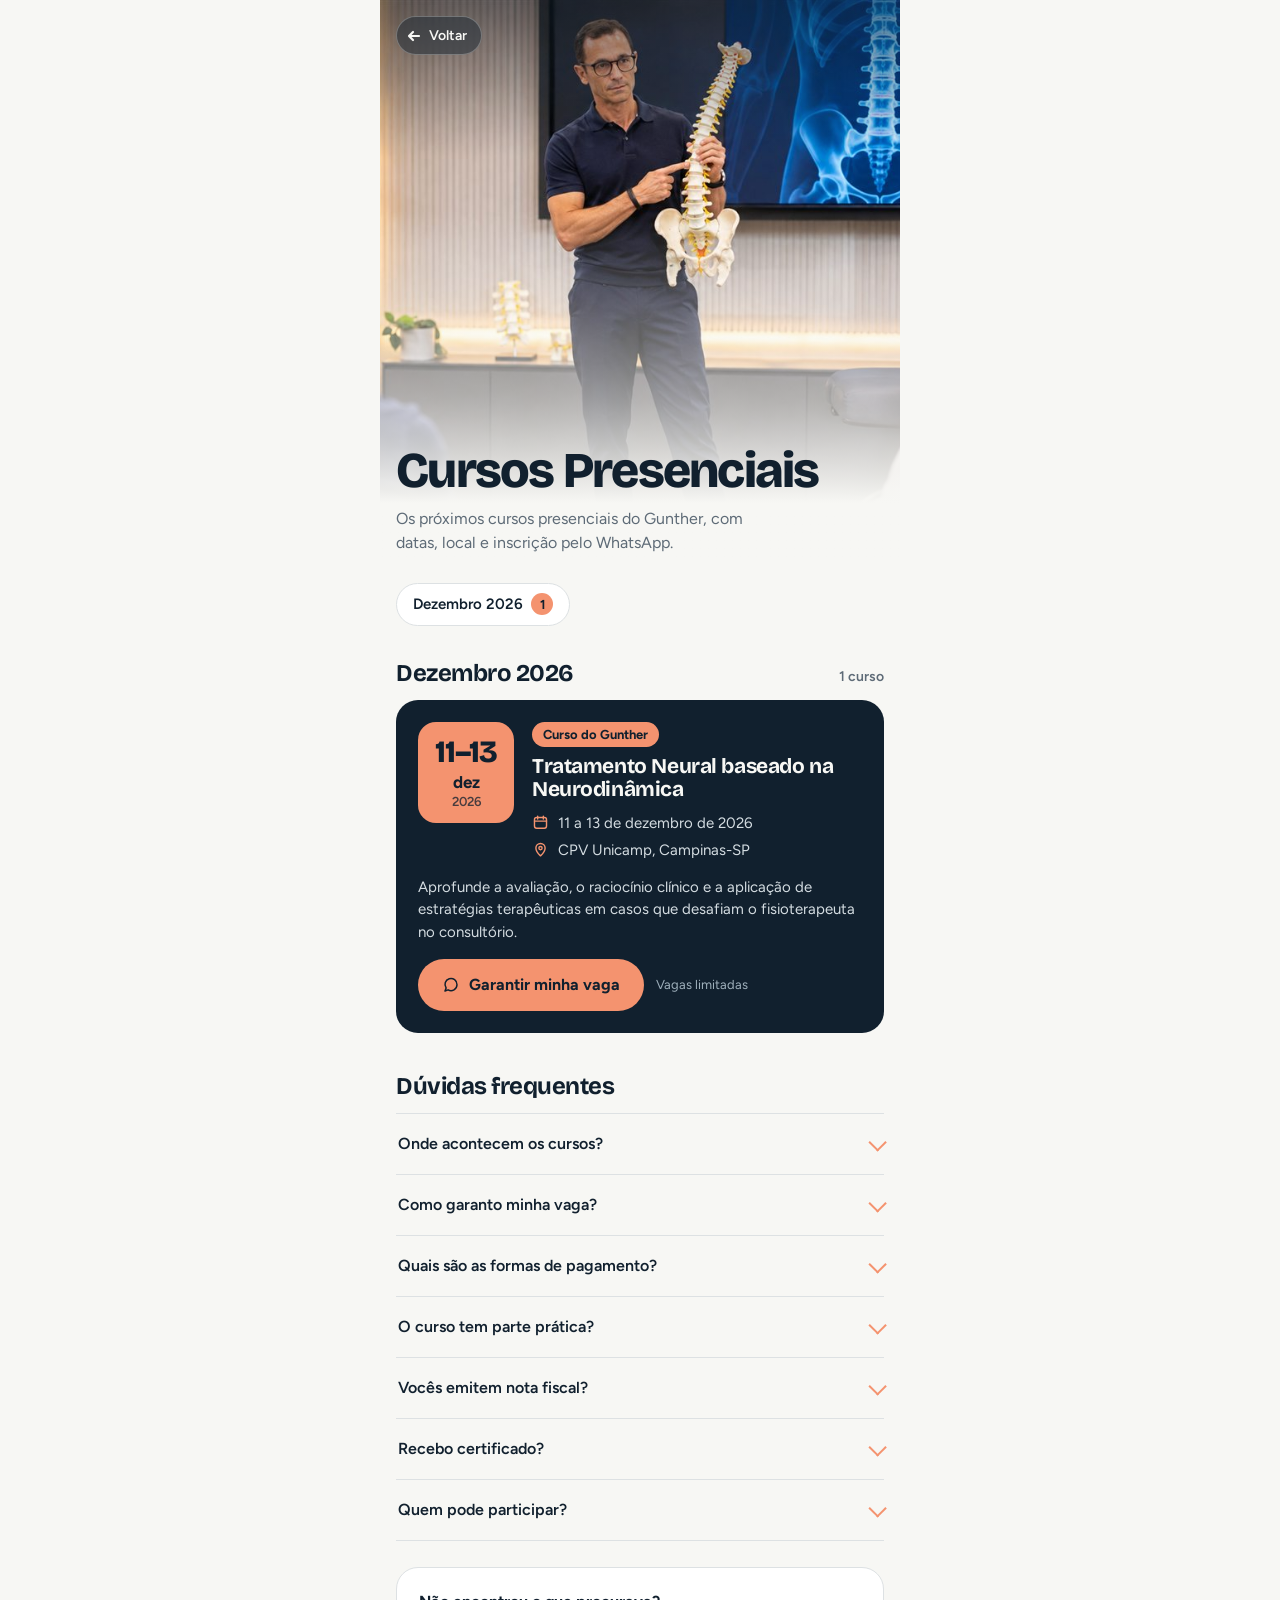
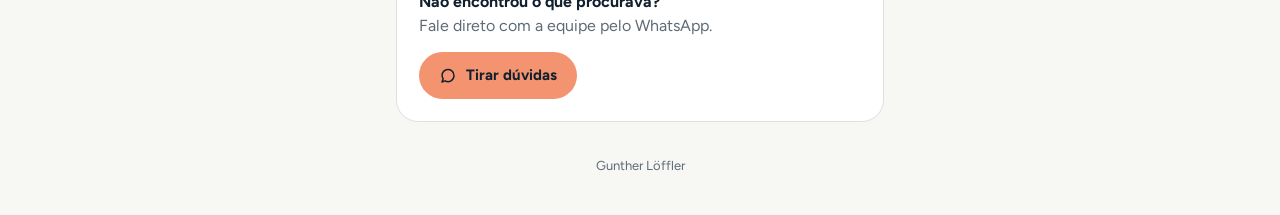
<file: cursos/index.html>
<!doctype html>
<html lang="pt-BR">
<head>
<meta charset="utf-8">
<meta name="viewport" content="width=device-width,initial-scale=1,viewport-fit=cover">
<title>Cursos Presenciais · Gunther Löffler</title>
<meta name="description" content="Próximos cursos presenciais de Gunther Löffler em Campinas-SP. Datas, local e inscrição pelo WhatsApp.">
<meta name="theme-color" content="#11202E">
<meta property="og:title" content="Cursos Presenciais · Gunther Löffler">
<meta property="og:description" content="Próximos cursos presenciais do Gunther em Campinas-SP. Veja as datas e garanta sua vaga pelo WhatsApp.">
<meta property="og:image" content="https://edu.guntherloffler.com.br/assets/site3.jpg">
<meta property="og:type" content="website">
<meta name="twitter:card" content="summary_large_image">
<link rel="icon" href="../favicon-gunther.svg" type="image/svg+xml">
<link rel="preconnect" href="https://fonts.googleapis.com">
<link rel="preconnect" href="https://fonts.gstatic.com" crossorigin>
<link href="https://fonts.googleapis.com/css2?family=Bricolage+Grotesque:opsz,wght@12..96,400..800&family=Figtree:wght@400;500;600;700&display=swap" rel="stylesheet">
<style>
:root{
  --bg:#F7F7F4;--surface:#FFFFFF;--ink:#11202E;--muted:#5E6B77;--line:#DDE1E3;--accent:#F4936F;--navy:#11202E;--teal:#2D5F6E;
  --font-display:'Bricolage Grotesque','Segoe UI',Arial,sans-serif;
  --font-body:'Figtree','Segoe UI',Arial,sans-serif;
  --gl:max(16px,env(safe-area-inset-left,0px));--gr:max(16px,env(safe-area-inset-right,0px));
}
@media (prefers-color-scheme: dark){
  :root:not([data-theme="light"]){--bg:#0C1823;--surface:#15293A;--ink:#F7F7F4;--muted:#9FB0BC;--line:#243B4C;color-scheme:dark}
}
:root[data-theme="dark"]{--bg:#0C1823;--surface:#15293A;--ink:#F7F7F4;--muted:#9FB0BC;--line:#243B4C;color-scheme:dark}
*{box-sizing:border-box}
html{scroll-behavior:smooth}
body{margin:0;background:var(--bg);color:var(--ink);font-family:var(--font-body);font-size:16px;line-height:1.5;overflow-x:hidden}
img{max-width:100%}
a{color:inherit;text-decoration:none}
a:focus-visible,summary:focus-visible{outline:3px solid var(--accent);outline-offset:3px}
main{max-width:520px;margin-inline:auto;padding:0 var(--gr) 40px var(--gl)}

/* Abertura */
.top{position:relative;margin-left:calc(-1*var(--gl));margin-right:calc(-1*var(--gr));aspect-ratio:4/4.3;overflow:hidden;background:var(--navy)}
.top img{width:100%;height:100%;object-fit:cover;object-position:62% 0%;display:block;transform-origin:50% 0%;animation:settle 2.2s cubic-bezier(.2,.7,.2,1) both}
@keyframes settle{from{transform:scale(1.1)}to{transform:scale(1)}}
.top::after{content:"";position:absolute;inset:0;background:linear-gradient(to top,var(--bg) 0%,var(--bg) 10%,color-mix(in srgb,var(--bg) 60%,transparent) 28%,transparent 62%),linear-gradient(to bottom,rgba(17,32,46,.5),transparent 28%)}
.back{position:absolute;z-index:2;left:var(--gl);top:max(16px,env(safe-area-inset-top,0px));display:inline-flex;align-items:center;gap:8px;padding:8px 14px 8px 10px;border-radius:999px;background:rgba(17,32,46,.45);-webkit-backdrop-filter:blur(10px);backdrop-filter:blur(10px);border:1px solid rgba(247,247,244,.28);color:#F7F7F4;font-size:14px;font-weight:600}
.back svg{width:14px;height:14px;stroke:currentColor;fill:none;stroke-width:2.2;stroke-linecap:round;stroke-linejoin:round}
.head{position:absolute;z-index:2;left:var(--gl);right:var(--gr);bottom:4px;animation:rise .9s .3s cubic-bezier(.2,.7,.2,1) both}
@keyframes rise{from{opacity:0;transform:translateY(16px)}to{opacity:1;transform:none}}
h1{font-family:var(--font-display);font-weight:800;font-size:clamp(34px,10.5vw,50px);line-height:.98;letter-spacing:-.035em;margin:0;text-wrap:balance}
.lead{margin:12px 0 0;color:var(--muted);max-width:36ch}

h2{font-family:var(--font-display);font-weight:700;font-size:24px;line-height:1.1;letter-spacing:-.02em;margin:40px 0 14px}

/* Meses */
.meses{display:flex;gap:8px;overflow-x:auto;margin:22px calc(-1*var(--gr)) 0 calc(-1*var(--gl));padding:2px var(--gr) 4px var(--gl);scrollbar-width:none}
.meses::-webkit-scrollbar{display:none}
.meses a{flex:none;display:inline-flex;align-items:center;gap:8px;padding:9px 16px;border-radius:999px;border:1px solid var(--line);background:var(--surface);font-weight:600;font-size:15px}
.meses a b{display:grid;place-items:center;min-width:22px;height:22px;padding:0 6px;border-radius:999px;background:var(--accent);color:#11202E;font-size:13px}
.mes{margin-top:30px;scroll-margin-top:16px}
.mes h2{margin:0 0 14px;display:flex;align-items:baseline;justify-content:space-between;gap:12px}
.mes h2 small{font-family:var(--font-body);font-weight:600;font-size:14px;color:var(--muted);letter-spacing:0}
.mes .cards{display:grid;gap:14px}

/* Turma do Gunther (destaque) */
.turma{border-radius:22px;background:var(--navy);color:#F7F7F4;overflow:hidden}
.turma .row{display:flex;gap:18px;padding:22px 22px 8px}
.date{flex:none;width:96px;border-radius:18px;background:var(--accent);color:#11202E;text-align:center;padding:14px 8px 15px;align-self:flex-start}
.date b{display:block;white-space:nowrap;font-family:var(--font-display);font-weight:800;font-size:31px;line-height:1;letter-spacing:-.035em}
.date span{display:block;font-size:17px;font-weight:700;margin-top:7px;line-height:1}
.date i{display:block;font-style:normal;font-size:13px;font-weight:600;margin-top:4px;opacity:.75;line-height:1}
.turma h3{font-family:var(--font-display);font-weight:700;font-size:21px;line-height:1.1;letter-spacing:-.02em;margin:0}
.por{display:inline-block;margin:0 0 8px;font-size:13px;font-weight:700;color:#11202E;background:var(--accent);border-radius:999px;padding:3px 11px}
.facts{list-style:none;margin:10px 0 0;padding:0;display:grid;gap:5px;font-size:15px;color:#D4DCE1}
.facts li{display:flex;gap:9px;align-items:flex-start}
.facts svg{flex:none;width:17px;height:17px;margin-top:2px;stroke:var(--accent);fill:none;stroke-width:2;stroke-linecap:round;stroke-linejoin:round}
.desc{padding:6px 22px 0;color:#D4DCE1;font-size:15px;margin:0}
.prog{margin:14px 22px 0;border-top:1px solid rgba(247,247,244,.18)}
.prog summary{list-style:none;cursor:pointer;display:flex;justify-content:space-between;align-items:center;padding:14px 0;font-weight:600;font-size:15px}
.prog summary::-webkit-details-marker{display:none}
.prog summary::after{content:"";width:10px;height:10px;border-right:2.2px solid var(--accent);border-bottom:2.2px solid var(--accent);transform:rotate(45deg) translateY(-3px);transition:transform .3s}
.prog[open] summary::after{transform:rotate(-135deg) translateY(-3px)}
.prog .dia{padding:0 0 14px}
.prog h4{margin:0 0 8px;font-size:14px;font-weight:700;color:var(--accent);display:flex;justify-content:space-between}
.prog h4 span{color:#9FB0BC;font-weight:600}
.prog ul{margin:0;padding:0;list-style:none;display:grid;gap:7px;font-size:15px;color:#D4DCE1}
.prog li{display:flex;gap:10px}
.prog li::before{content:"";flex:none;width:6px;height:6px;border-radius:50%;background:var(--accent);margin-top:9px}
.turma .foot{padding:16px 22px 22px;display:flex;flex-wrap:wrap;gap:12px;align-items:center}
.cta{display:inline-flex;align-items:center;gap:9px;background:var(--accent);color:#11202E;font-weight:700;font-size:16px;padding:14px 24px;border-radius:999px;position:relative;overflow:hidden}
.cta::after{content:"";position:absolute;inset:0;background:linear-gradient(100deg,transparent 30%,rgba(255,255,255,.55) 50%,transparent 70%);transform:translateX(-120%);animation:sheen 3.8s 1.8s ease-in-out infinite}
@keyframes sheen{0%,60%{transform:translateX(-120%)}100%{transform:translateX(120%)}}
.cta svg{width:18px;height:18px;stroke:currentColor;fill:none;stroke-width:2;stroke-linecap:round;stroke-linejoin:round}
.note{font-size:13px;color:#9FB0BC}
.cta.ghost{background:transparent;color:#F7F7F4;border:1.5px solid rgba(247,247,244,.45);padding:12.5px 22px}
.cta.ghost::after{display:none}
.pix{margin:0 22px 22px;padding:16px 0 0;border-top:1px solid rgba(247,247,244,.18)}
.pix p{margin:0 0 10px;font-size:14px;color:#D4DCE1}
.pix p b{color:var(--accent)}
.pix .chave{display:flex;gap:10px;align-items:center;flex-wrap:wrap}
.pix code{flex:1 1 180px;min-width:0;overflow-wrap:anywhere;font-family:inherit;font-weight:600;font-size:15px;background:rgba(247,247,244,.08);border-radius:12px;padding:11px 14px}
.pix button{font:inherit;font-weight:700;font-size:14px;cursor:pointer;color:#11202E;background:var(--accent);border:0;border-radius:999px;padding:11px 18px}
.pix button:focus-visible{outline:3px solid #F7F7F4;outline-offset:3px}

/* Turma de professor convidado (mais discreta) */
.conv{border-radius:18px;background:var(--surface);border:1px solid var(--line);padding:18px 18px 18px;display:flex;gap:16px}
.conv{gap:16px}
.conv .date{background:transparent;border:1.5px solid var(--accent);color:var(--ink);padding:13px 8px 14px}
.conv .date i{color:var(--muted);opacity:1}
.conv h3{font-family:var(--font-display);font-weight:700;font-size:18px;line-height:1.12;letter-spacing:-.015em;margin:0}
.conv .quem{margin:0 0 6px;font-size:13px;font-weight:600;color:var(--muted)}
.conv .facts{color:var(--muted);font-size:14px}
.conv .facts svg{stroke:var(--teal);width:16px;height:16px}
.conv .desc{padding:8px 0 0;color:var(--muted);font-size:14px}
.conv .mais{display:inline-flex;align-items:center;gap:8px;margin-top:12px;font-weight:700;font-size:14px;padding:9px 16px;border-radius:999px;border:1.5px solid var(--ink)}
.conv .mais svg{width:16px;height:16px;stroke:currentColor;fill:none;stroke-width:2;stroke-linecap:round;stroke-linejoin:round}

/* Dúvidas */
.faq{border-top:1px solid var(--line)}
.faq details{border-bottom:1px solid var(--line)}
.faq summary{list-style:none;cursor:pointer;display:flex;justify-content:space-between;align-items:center;gap:16px;padding:18px 2px;font-weight:600;font-size:16px}
.faq summary::-webkit-details-marker{display:none}
.faq summary::after{content:"";flex:none;width:11px;height:11px;border-right:2.2px solid var(--accent);border-bottom:2.2px solid var(--accent);transform:rotate(45deg) translateY(-3px);transition:transform .3s}
.faq details[open] summary::after{transform:rotate(-135deg) translateY(-3px)}
.faq p{margin:0;padding:0 2px 18px;color:var(--muted);font-size:15px;max-width:60ch}
.sac{margin-top:26px;border-radius:22px;background:var(--surface);border:1px solid var(--line);padding:22px}
.sac p{margin:0 0 14px}
.sac .cta{font-size:15px;padding:12px 20px}
.vazio{border:1px dashed var(--line);border-radius:22px;padding:24px;color:var(--muted)}
.vazio p{margin:0 0 14px}
footer{margin-top:34px;text-align:center;color:var(--muted);font-size:13px}
@media (prefers-reduced-motion:reduce){html{scroll-behavior:auto}.top img,.head{animation:none}.cta::after{animation:none}.faq summary::after,.prog summary::after{transition:none}}
</style>
</head>
<body>
<main>
  <header class="top">
    <img src="../assets/site3.jpg" alt="" width="1200" height="1290" fetchpriority="high">
    <a class="back" href="../"><svg viewBox="0 0 14 14" aria-hidden="true"><path d="M12 7H2M6 3 2 7l4 4"/></svg>Voltar</a>
    <div class="head">
      <h1>Cursos Presenciais</h1>
      <p class="lead">Os próximos cursos presenciais do Gunther, com datas, local e inscrição pelo WhatsApp.</p>
    </div>
  </header>

  <nav class="meses" id="meses" aria-label="Meses com cursos"></nav>
  <div id="lista"></div>

  <h2>Dúvidas frequentes</h2>
  <div class="faq" id="faq"></div>
  <div class="sac">
    <p><b>Não encontrou o que procurava?</b><br><span style="color:var(--muted)">Fale direto com a equipe pelo WhatsApp.</span></p>
    <a class="cta" id="sacBtn" href="#" target="_blank" rel="noopener"><svg viewBox="0 0 24 24" aria-hidden="true"><path d="M20 11.5a8 8 0 0 1-11.9 7L4 20l1.5-4A8 8 0 1 1 20 11.5z"/></svg>Tirar dúvidas</a>
  </div>

  <footer>Gunther Löffler</footer>
</main>

<script>
/* ====== EDITE AQUI ======
   Para incluir um curso, copie um bloco e preencha. Ele some da lista sozinho depois da data "fim".
   professor: deixe 'Gunther Löffler' para curso do Gunther (cartão em destaque).
              Qualquer outro nome vira curso de professor convidado (cartão discreto). */
var WHATS='5519997245801';
var GUNTHER='Gunther Löffler';
var TURMAS=[
  {
    curso:'Tratamento Neural baseado na Neurodinâmica',
    professor:'Gunther Löffler',
    inicio:'2026-12-11', fim:'2026-12-13',
    cidade:'Campinas-SP', local:'CPV Unicamp',
    descricao:'Aprofunde a avaliação, o raciocínio clínico e a aplicação de estratégias terapêuticas em casos que desafiam o fisioterapeuta no consultório.',
    vagas:'Vagas limitadas',
    /* Pagamento: o que estiver vazio não aparece na página. */
    cartao:'',   /* link de pagamento no cartão (até 10x) */
    pix:''       /* chave Pix */
  }
];
var FAQ=[
  ['Onde acontecem os cursos?','Em Campinas-SP. O local de cada turma aparece no cartão do curso.'],
  ['Como garanto minha vaga?','Pague no cartão ou pelo Pix, no cartão do curso, ou fale com a equipe pelo WhatsApp para confirmar a inscrição.'],
  ['Quais são as formas de pagamento?','Cartão de crédito em até 10x, ou Pix. O Pix pode ser à vista ou programado em parcelas até a data do evento.'],
  ['O curso tem parte prática?','Sim. O curso é com prática, e por isso as vagas são limitadas.'],
  ['Vocês emitem nota fiscal?','Sim, emitimos nota fiscal.'],
  ['Recebo certificado?','Sim. Emitimos certificado impresso.'],
  ['Quem pode participar?','Os cursos são voltados a fisioterapeutas. Se tiver dúvida sobre o seu caso, pergunte pelo WhatsApp.']
];
/* ====== FIM ====== */

(function(){
  var MES=['jan','fev','mar','abr','mai','jun','jul','ago','set','out','nov','dez'];
  var MESL=['Janeiro','Fevereiro','Março','Abril','Maio','Junho','Julho','Agosto','Setembro','Outubro','Novembro','Dezembro'];
  function d(s){var p=s.split('-');return new Date(+p[0],+p[1]-1,+p[2]);}
  function wa(t){return 'https://wa.me/'+WHATS+'?text='+encodeURIComponent(t);}
  function esc(s){return String(s).replace(/[&<>"]/g,function(c){return {'&':'&amp;','<':'&lt;','>':'&gt;','"':'&quot;'}[c];});}
  function lower(s){return s.toLowerCase();}
  function periodo(t){
    var a=d(t.inicio),b=d(t.fim),m=lower(MESL[a.getMonth()]);
    if(t.inicio===t.fim) return a.getDate()+' de '+m+' de '+a.getFullYear();
    if(a.getMonth()===b.getMonth()) return a.getDate()+(b.getDate()-a.getDate()===1?' e ':' a ')+b.getDate()+' de '+m+' de '+a.getFullYear();
    return a.getDate()+' de '+m+' a '+b.getDate()+' de '+lower(MESL[b.getMonth()])+' de '+b.getFullYear();
  }
  var ic={
    cal:'<svg viewBox="0 0 24 24" aria-hidden="true"><rect x="3.5" y="5" width="17" height="15" rx="3"/><path d="M8 3v4M16 3v4M3.5 10h17"/></svg>',
    pin:'<svg viewBox="0 0 24 24" aria-hidden="true"><path d="M12 21s-6.5-5.6-6.5-11a6.5 6.5 0 0 1 13 0c0 5.4-6.5 11-6.5 11z"/><circle cx="12" cy="10" r="2.3"/></svg>',
    clock:'<svg viewBox="0 0 24 24" aria-hidden="true"><circle cx="12" cy="12" r="8.5"/><path d="M12 7.5V12l3 2"/></svg>',
    wa:'<svg viewBox="0 0 24 24" aria-hidden="true"><path d="M20 11.5a8 8 0 0 1-11.9 7L4 20l1.5-4A8 8 0 1 1 20 11.5z"/></svg>',
    card:'<svg viewBox="0 0 24 24" aria-hidden="true"><rect x="3" y="5.5" width="18" height="13" rx="3"/><path d="M3 10h18M7 15h4"/></svg>'
  };
  function dateBox(t){
    var a=d(t.inicio),b=d(t.fim);
    var dia=t.inicio===t.fim?a.getDate():a.getDate()+'–'+b.getDate();
    return '<div class="date"><b>'+dia+'</b><span>'+MES[a.getMonth()]+'</span><i>'+a.getFullYear()+'</i></div>';
  }
  function facts(t){
    return '<ul class="facts"><li>'+ic.cal+'<span>'+periodo(t)+'</span></li>'+
      '<li>'+ic.pin+'<span>'+esc(t.local)+', '+esc(t.cidade)+'</span></li>'+
      (t.horario?'<li>'+ic.clock+'<span>'+esc(t.horario)+'</span></li>':'')+'</ul>';
  }
  function cardGunther(t){
    var msg='Olá! Vim pela página de cursos do Gunther e quero garantir minha vaga no curso "'+t.curso+'" ('+periodo(t)+', '+t.cidade+').';
    var prog=t.programa?'<details class="prog"><summary>Ver programação</summary>'+t.programa.map(function(p){
      return '<div class="dia"><h4>'+esc(p.dia)+'<span>'+esc(p.data)+'</span></h4><ul>'+p.itens.map(function(i){return '<li>'+esc(i)+'</li>';}).join('')+'</ul></div>';
    }).join('')+'</details>':'';
    return '<article class="turma"><div class="row">'+dateBox(t)+'<div><span class="por">Curso do Gunther</span><h3>'+esc(t.curso)+'</h3>'+facts(t)+'</div></div>'+
      (t.descricao?'<p class="desc">'+esc(t.descricao)+'</p>':'')+prog+
      '<div class="foot">'+
      (t.cartao?'<a class="cta" data-link="pagar-cartao" href="'+esc(t.cartao)+'" target="_blank" rel="noopener">'+ic.card+'Pagar no cartão em até 10x</a>'+
        '<a class="cta ghost" data-link="inscricao" href="'+wa(msg)+'" target="_blank" rel="noopener">'+ic.wa+'Falar no WhatsApp</a>':
        '<a class="cta" data-link="inscricao" href="'+wa(msg)+'" target="_blank" rel="noopener">'+ic.wa+'Garantir minha vaga</a>')+
      (t.vagas?'<span class="note">'+esc(t.vagas)+'</span>':'')+'</div>'+
      (t.pix?'<div class="pix"><p><b>Pix</b> à vista ou parcelado até o dia do evento</p><div class="chave"><code id="pixChave">'+esc(t.pix)+'</code>'+
        '<button type="button" id="pixCopiar" data-chave="'+esc(t.pix)+'">Copiar chave</button></div></div>':'')+
      '</article>';
  }
  function cardConvidado(t){
    var msg='Olá! Vim pela página de cursos do Gunther e quero informações sobre o curso "'+t.curso+'" ('+periodo(t)+', '+t.cidade+').';
    return '<article class="conv">'+dateBox(t)+'<div><p class="quem">Com '+esc(t.professor)+'</p><h3>'+esc(t.curso)+'</h3>'+facts(t)+
      (t.descricao?'<p class="desc">'+esc(t.descricao)+'</p>':'')+
      '<a class="mais" data-link="info-convidado" href="'+wa(msg)+'" target="_blank" rel="noopener">'+ic.wa+'Mais informações</a></div></article>';
  }

  var hoje=new Date(); hoje.setHours(0,0,0,0);
  var ativas=TURMAS.filter(function(t){return d(t.fim)>=hoje;}).sort(function(a,b){return d(a.inicio)-d(b.inicio);});
  var el=document.getElementById('lista'), nav=document.getElementById('meses');

  if(ativas.length){
    var grupos=[],idx={};
    ativas.forEach(function(t){
      var a=d(t.inicio),k=a.getFullYear()+'-'+a.getMonth();
      if(!(k in idx)){idx[k]=grupos.length;grupos.push({k:k,m:a.getMonth(),y:a.getFullYear(),itens:[]});}
      grupos[idx[k]].itens.push(t);
    });
    nav.innerHTML=grupos.map(function(g){
      return '<a href="#m-'+g.k+'">'+MESL[g.m]+' '+g.y+'<b>'+g.itens.length+'</b></a>';
    }).join('');
    el.innerHTML=grupos.map(function(g){
      return '<section class="mes" id="m-'+g.k+'"><h2>'+MESL[g.m]+' '+g.y+'<small>'+g.itens.length+(g.itens.length>1?' cursos':' curso')+'</small></h2><div class="cards">'+
        g.itens.map(function(t){return t.professor===GUNTHER?cardGunther(t):cardConvidado(t);}).join('')+'</div></section>';
    }).join('');
  } else {
    nav.hidden=true;
    el.innerHTML='<div class="vazio" style="margin-top:26px"><p>Nenhum curso aberto agora. Entre na lista de espera e receba o aviso da próxima data.</p><a class="cta" href="'+wa('Olá! Vim pela página de cursos do Gunther e quero entrar na lista de espera dos próximos cursos.')+'" target="_blank" rel="noopener">'+ic.wa+'Entrar na lista de espera</a></div>';
  }

  document.getElementById('faq').innerHTML=FAQ.map(function(q){
    return '<details><summary>'+esc(q[0])+'</summary><p>'+esc(q[1])+'</p></details>';
  }).join('');
  var bc=document.getElementById('pixCopiar');
  if(bc) bc.addEventListener('click',function(){
    var v=bc.getAttribute('data-chave');
    function ok(){bc.textContent='Chave copiada';setTimeout(function(){bc.textContent='Copiar chave';},2200);}
    function sel(){var r=document.createRange();r.selectNodeContents(document.getElementById('pixChave'));var s=getSelection();s.removeAllRanges();s.addRange(r);bc.textContent='Selecionada, copie';}
    if(navigator.clipboard&&navigator.clipboard.writeText){navigator.clipboard.writeText(v).then(ok,sel);}else{sel();}
  });
  document.getElementById('sacBtn').href=wa('Olá! Vim pela página de cursos do Gunther e tenho uma dúvida.');
})();
</script>
</body>
</html>
</file>
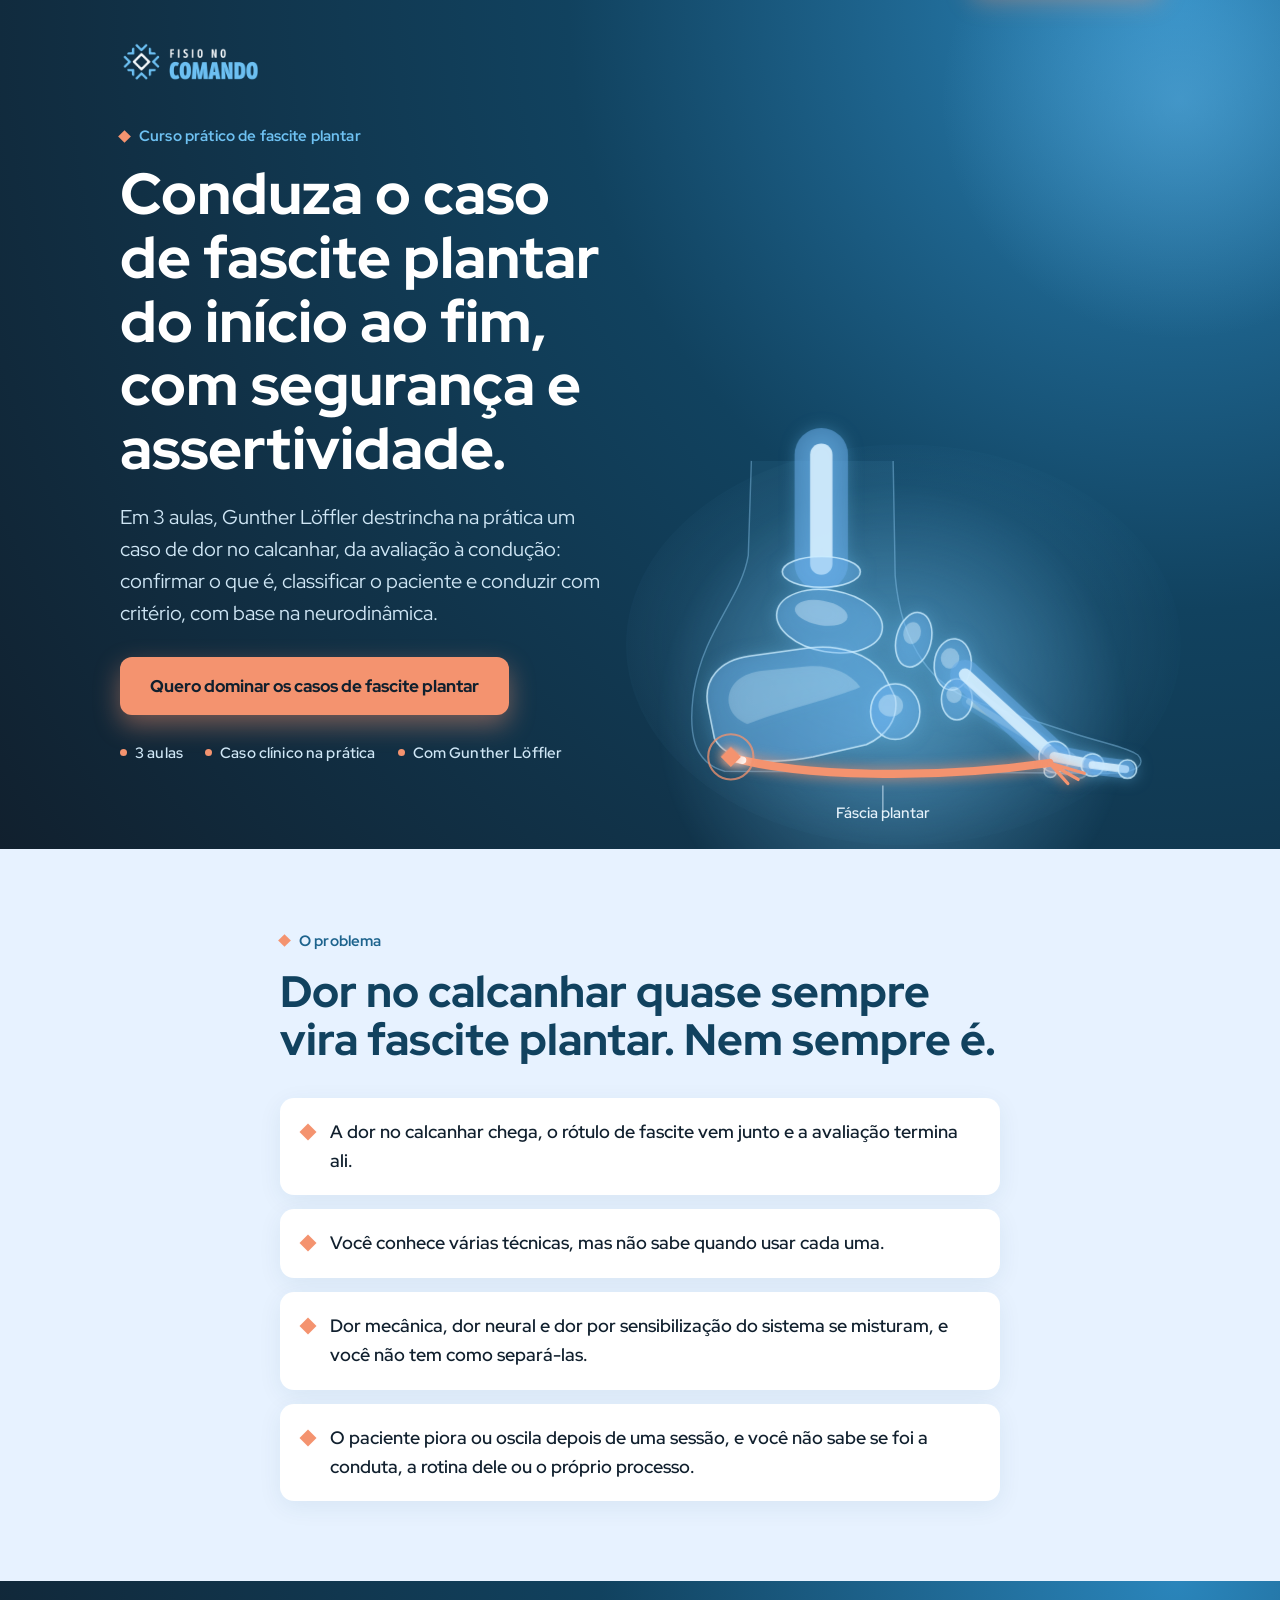
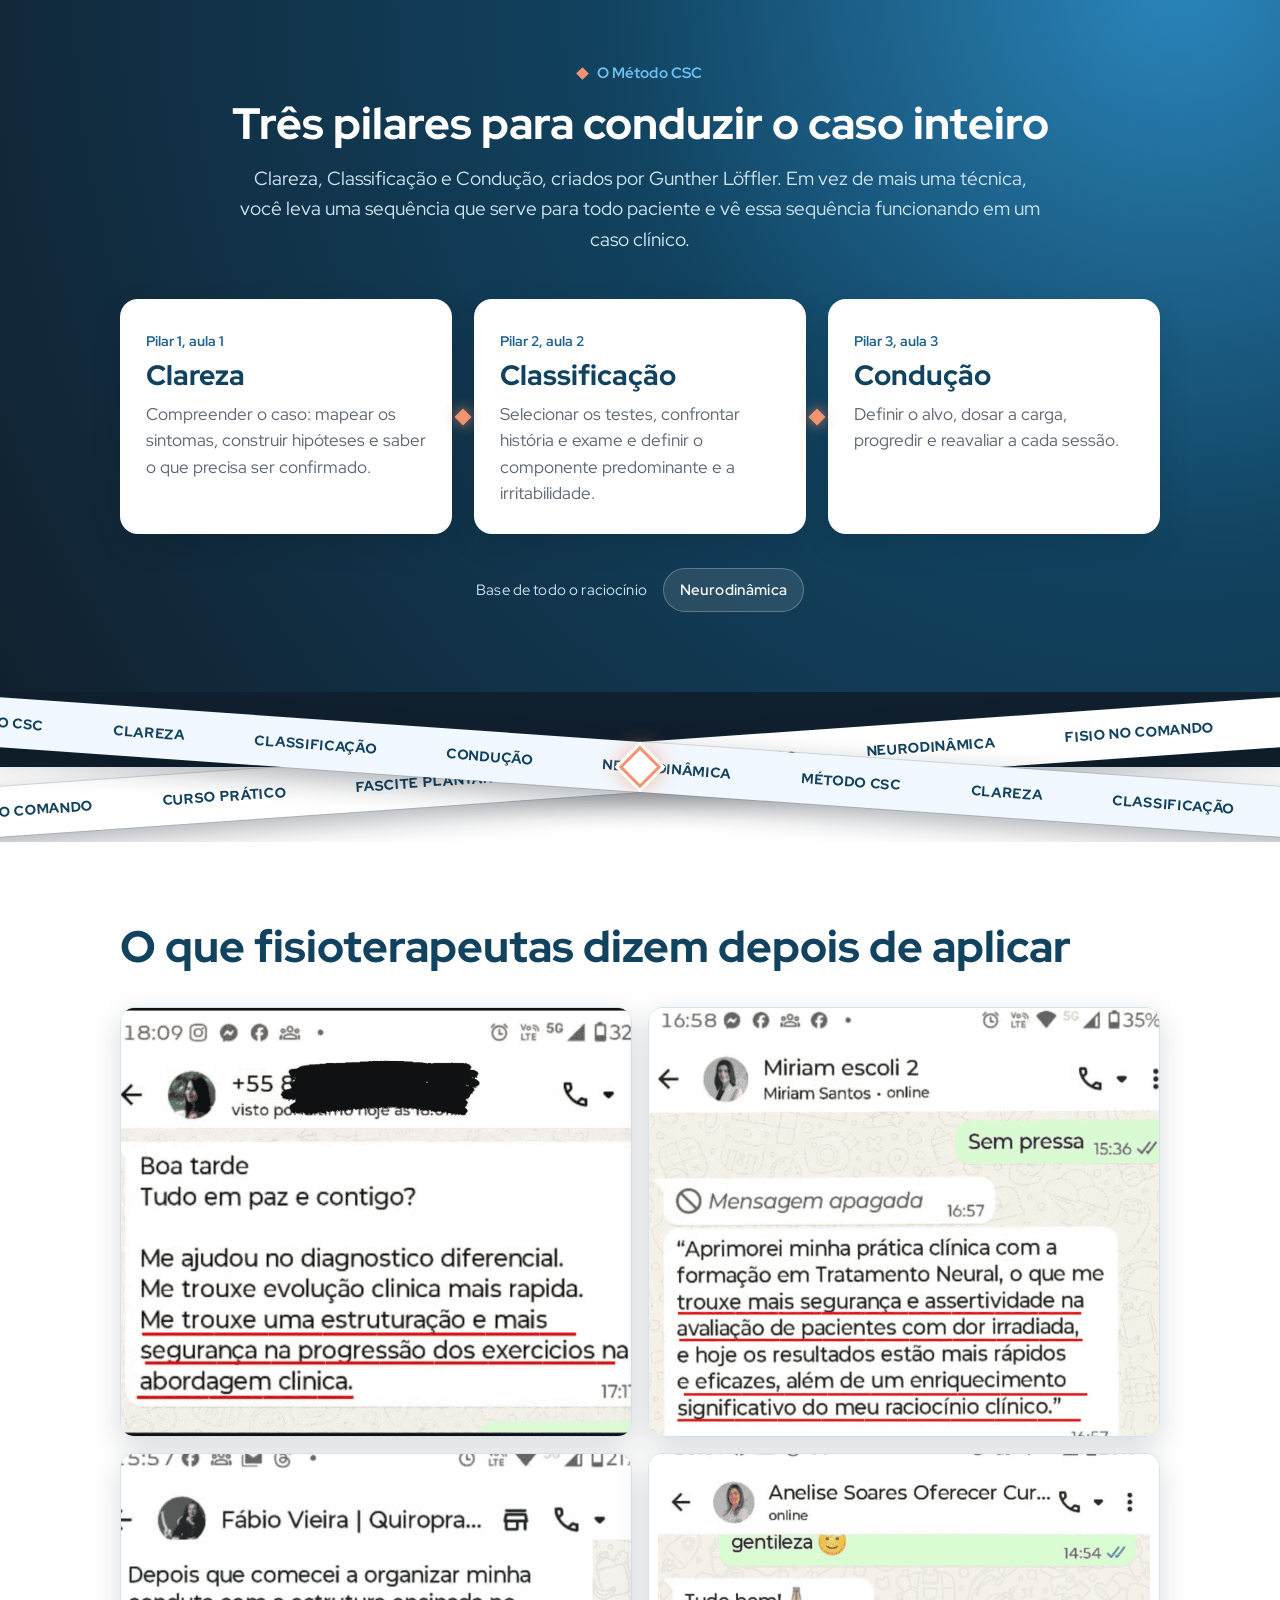
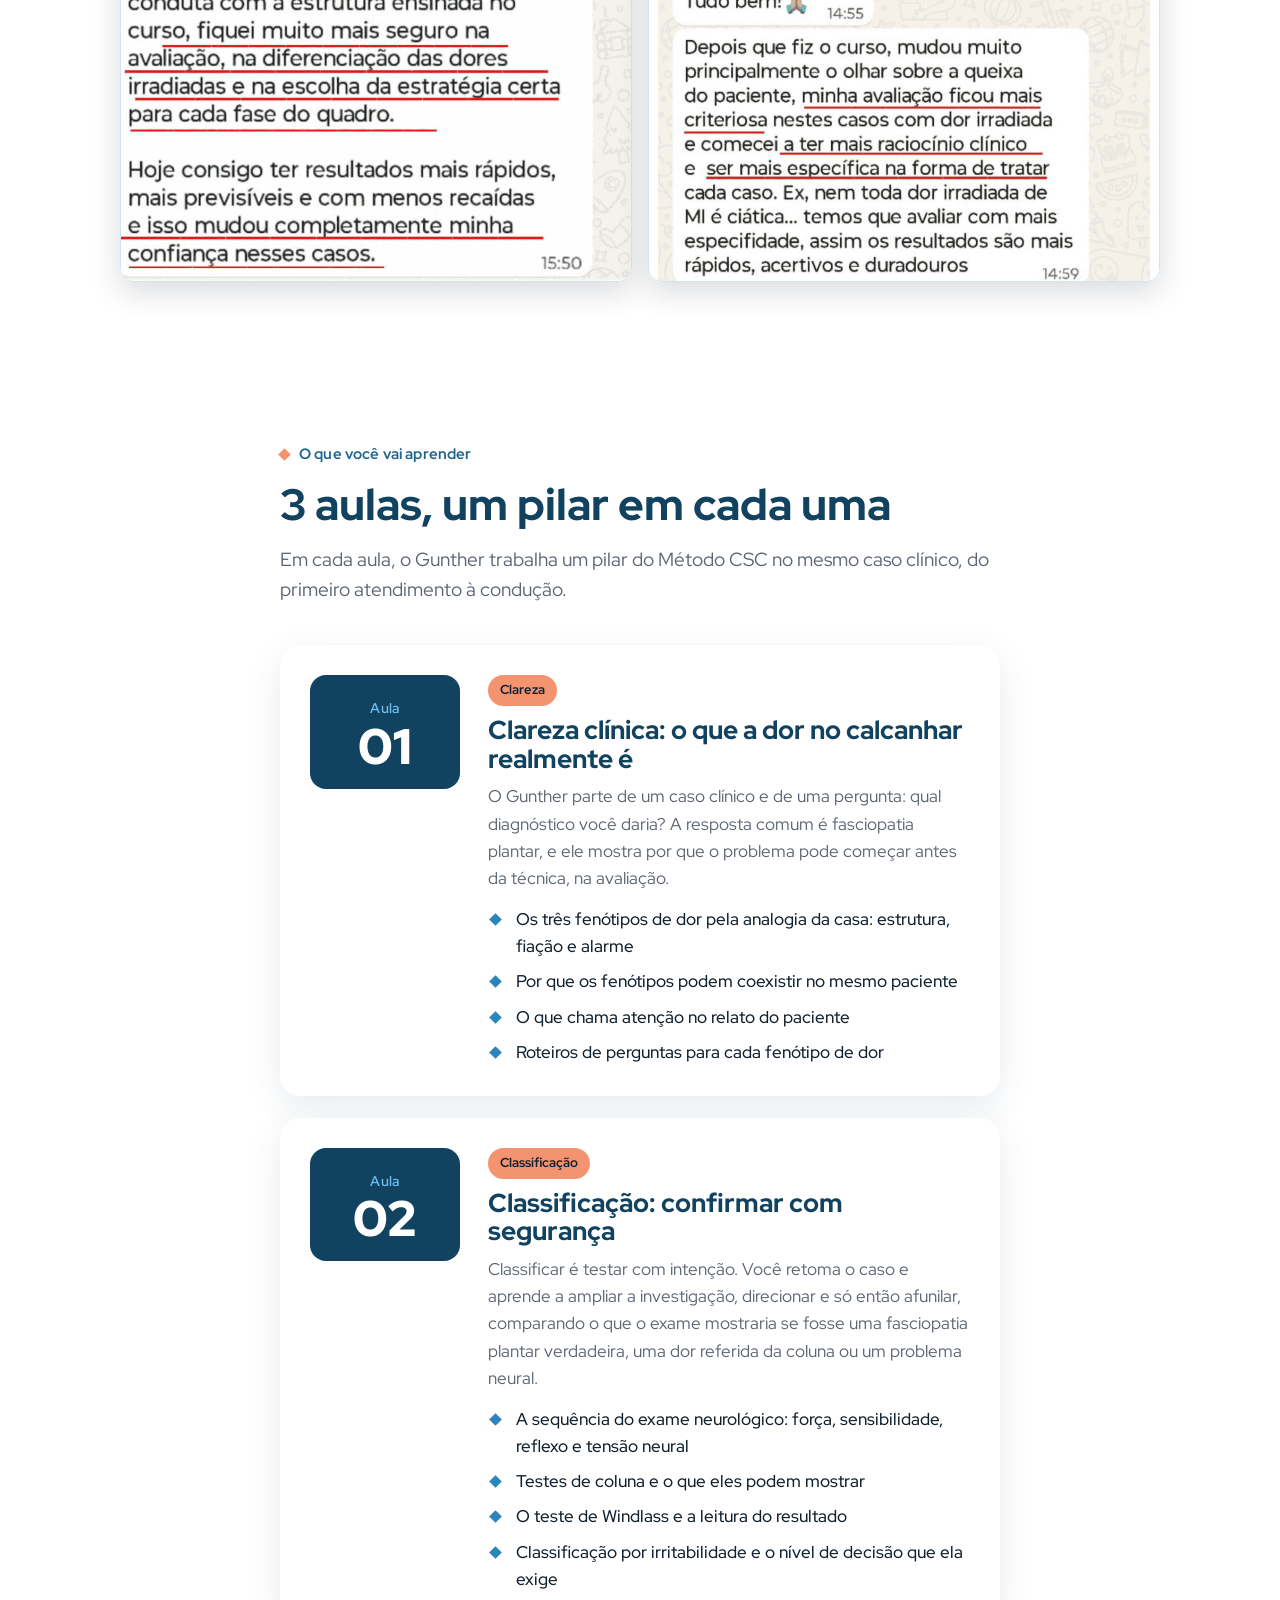
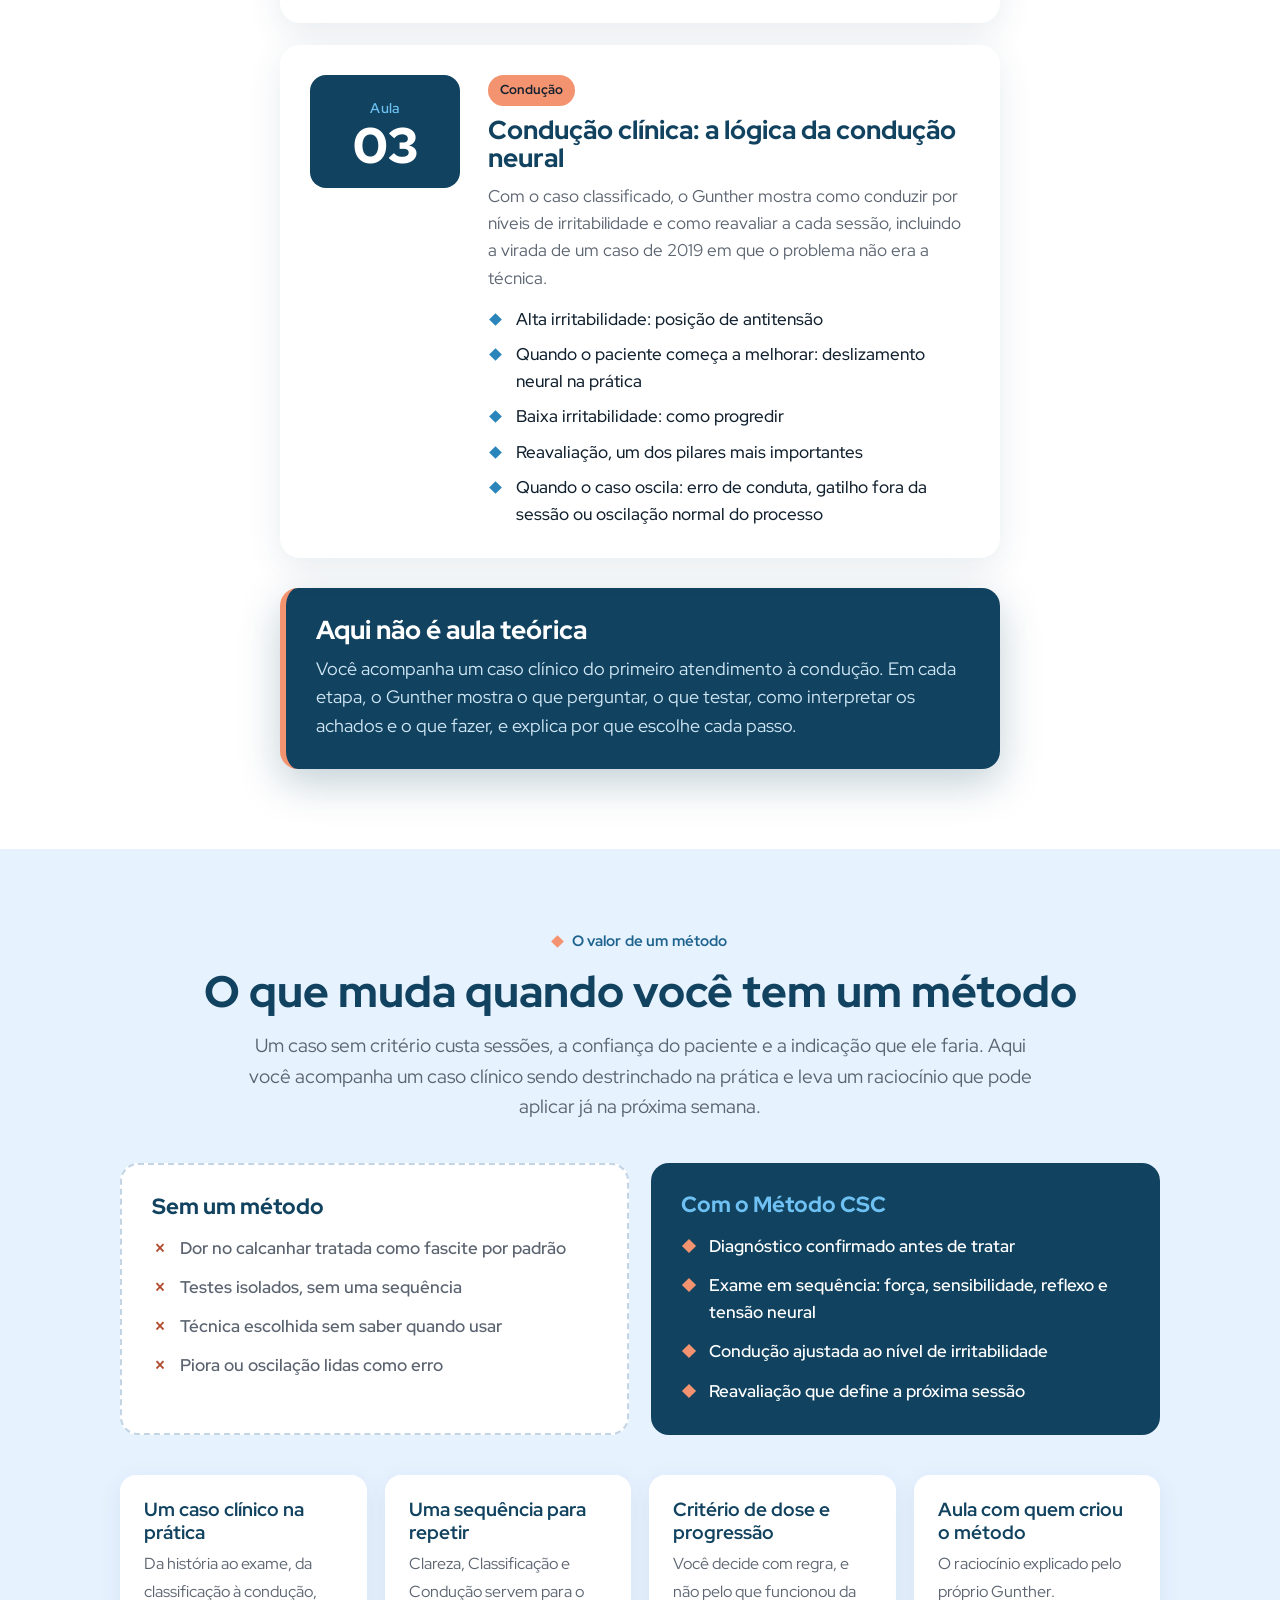
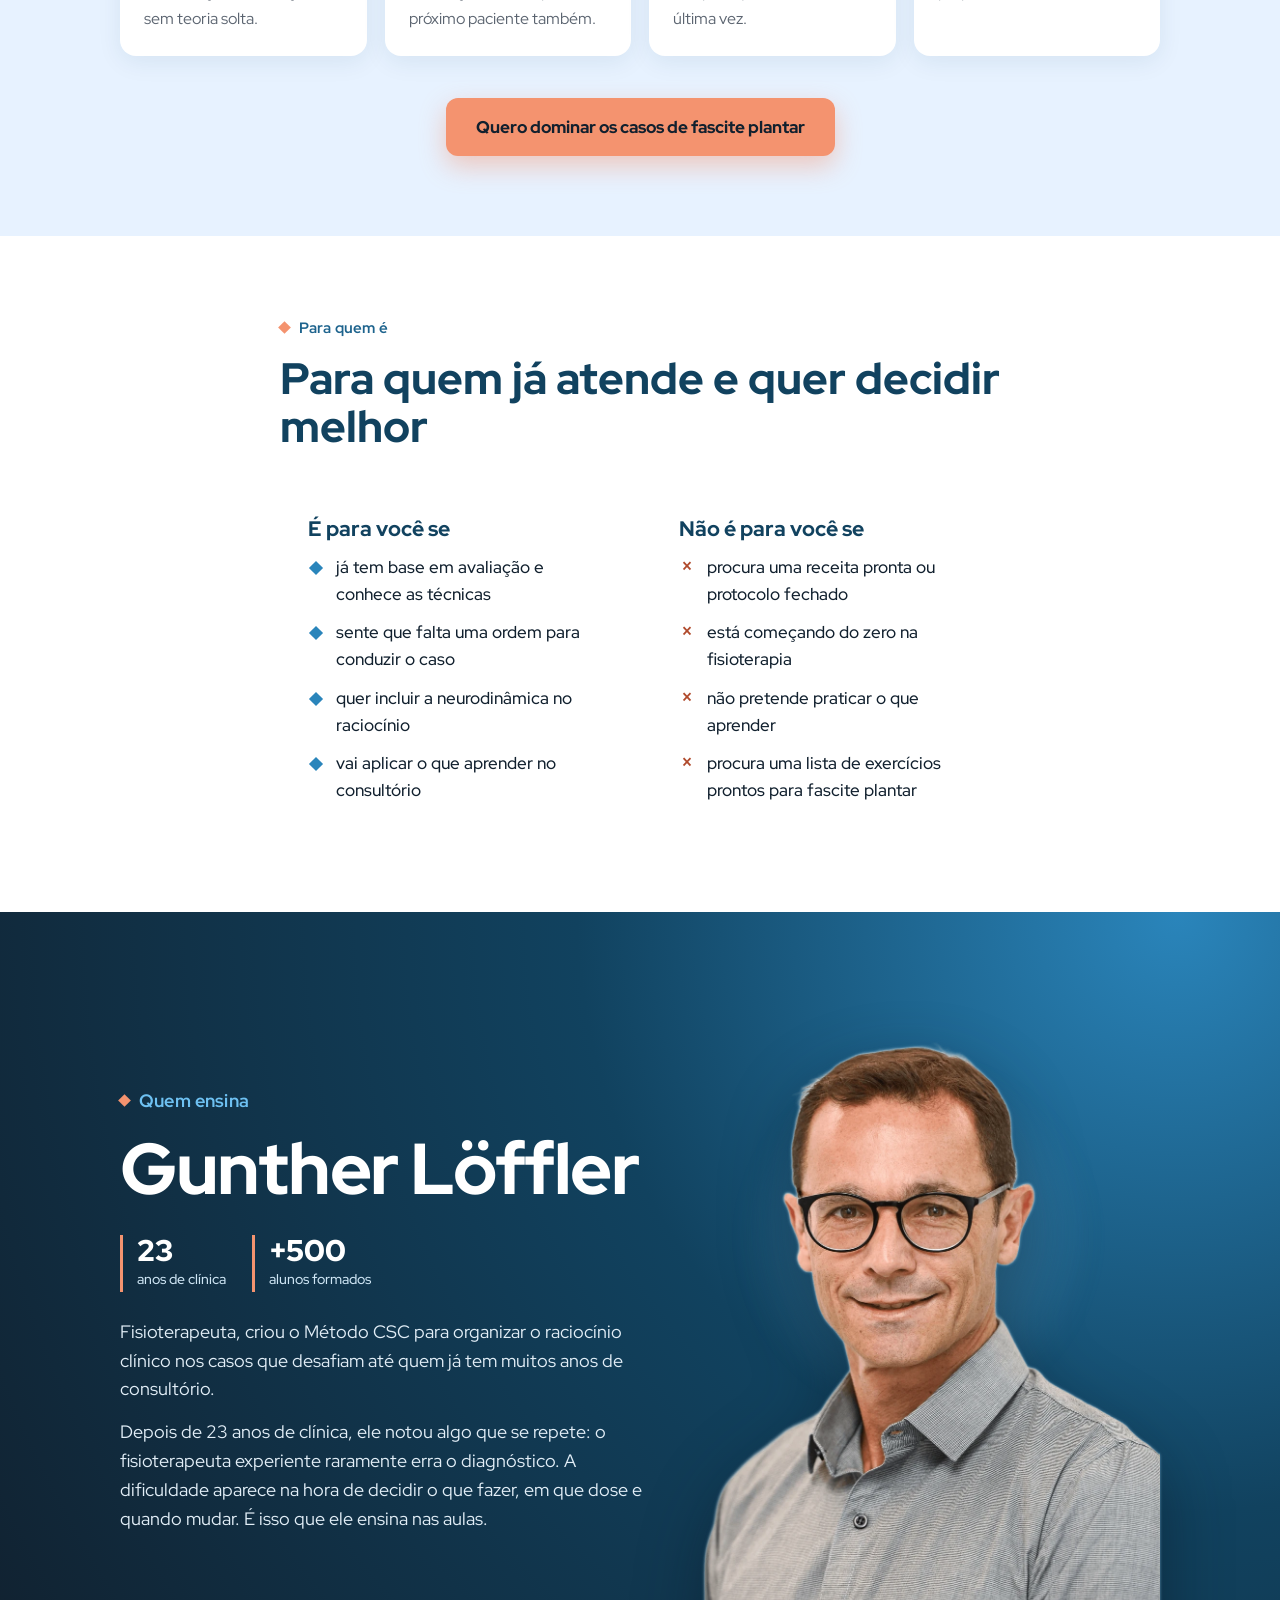
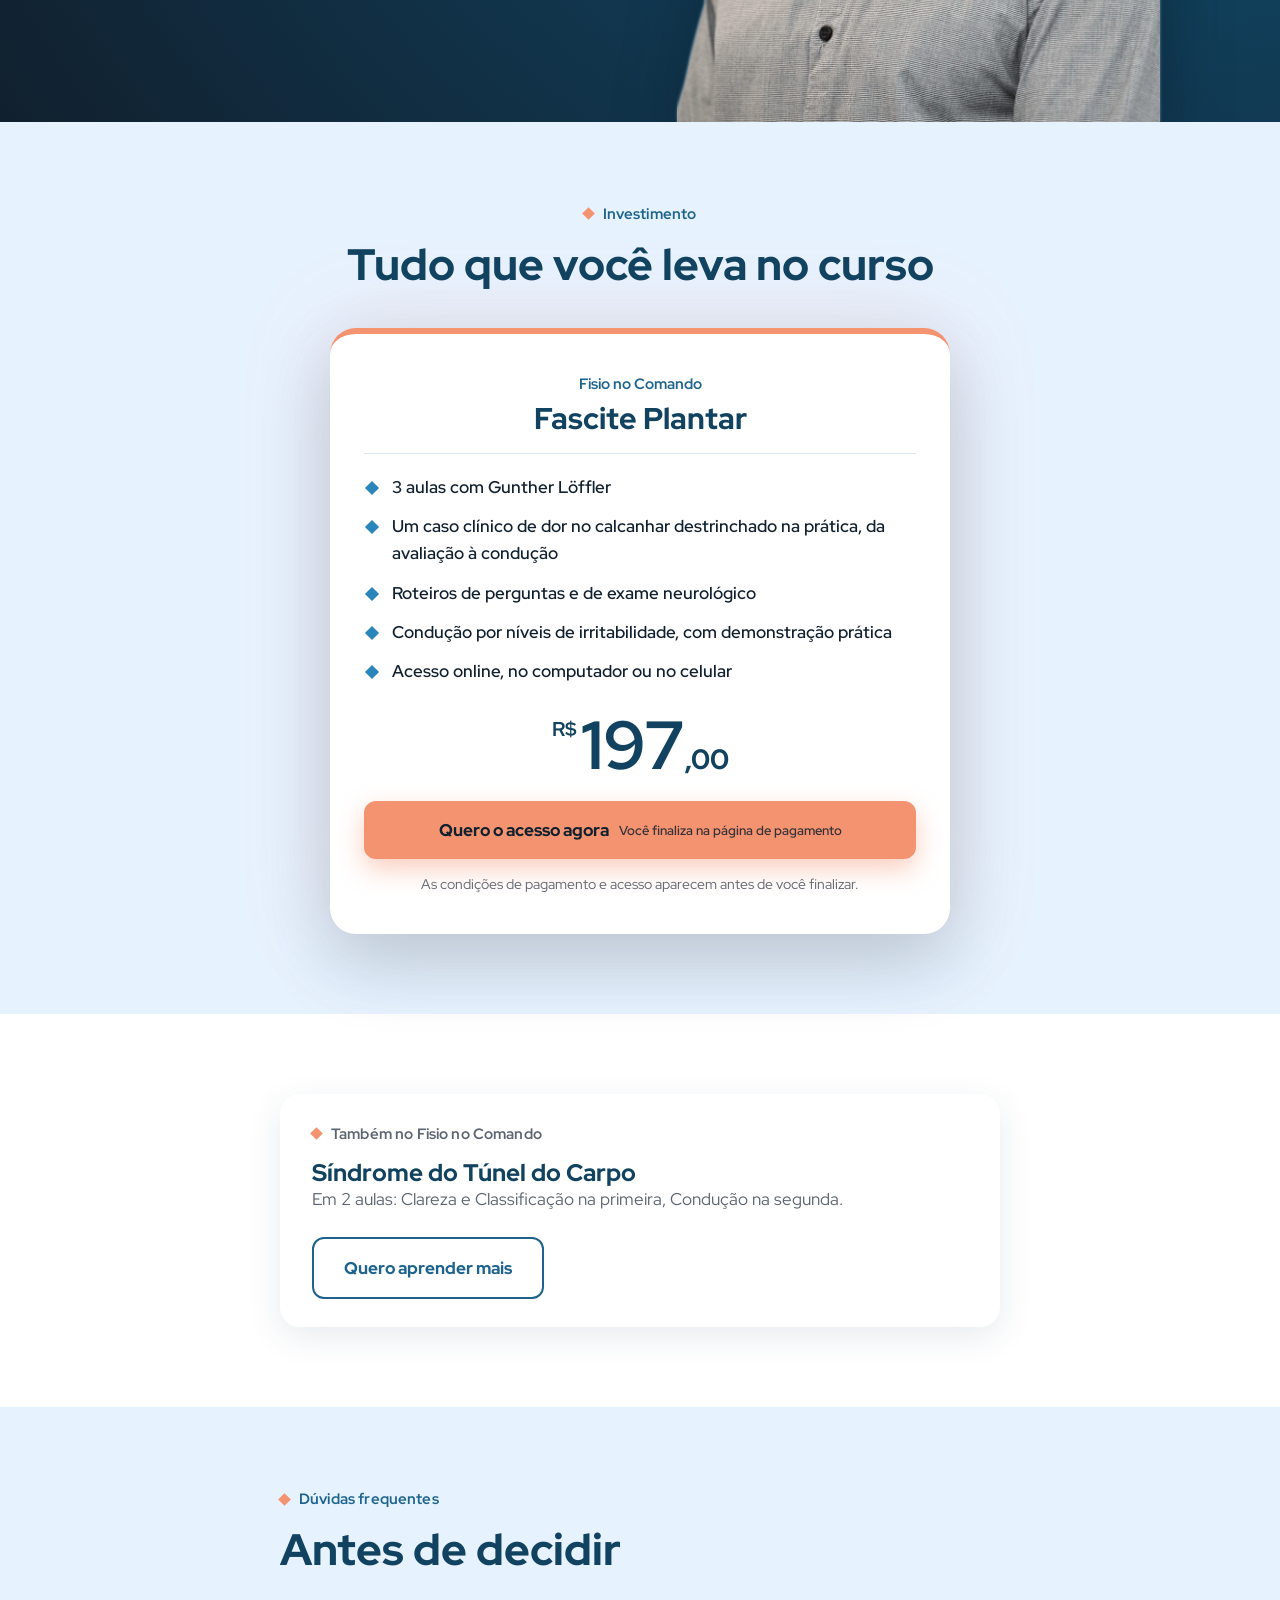
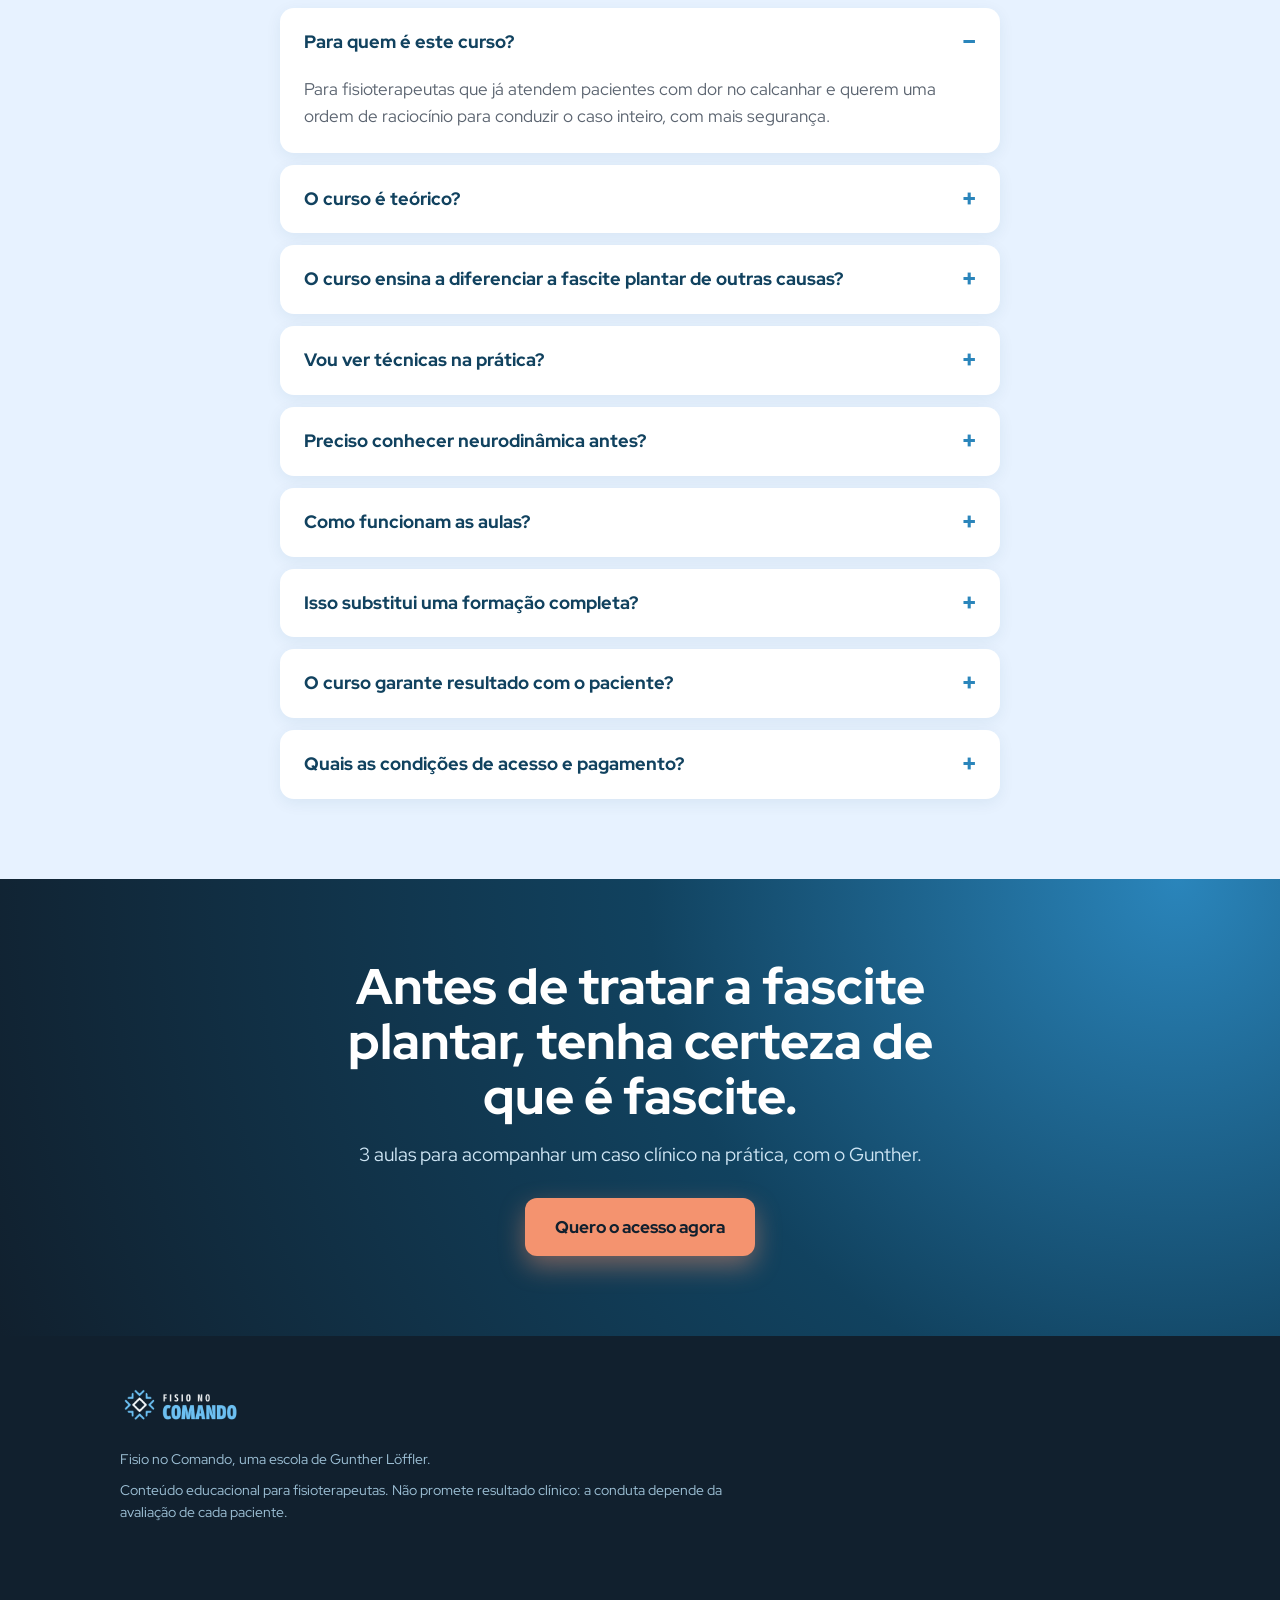
<file: fascite-plantar/index.html>
<!doctype html>
<html lang="pt-BR">
<head>
<meta charset="utf-8">
<meta name="viewport" content="width=device-width,initial-scale=1">
<title>Curso Fascite Plantar | Fisio no Comando</title>
<meta name="description" content="Curso prático: em 3 aulas, Gunther Löffler destrincha um caso clínico de dor no calcanhar, da avaliação à condução, com o Método CSC: Clareza, Classificação e Condução.">
<meta property="og:title" content="Curso Fascite Plantar | Fisio no Comando">
<meta property="og:description" content="Curso prático: em 3 aulas, Gunther Löffler destrincha um caso clínico de dor no calcanhar, da avaliação à condução, com o Método CSC: Clareza, Classificação e Condução.">
<meta name="theme-color" content="#11202E">
<link rel="preconnect" href="https://fonts.googleapis.com">
<link rel="preconnect" href="https://fonts.gstatic.com" crossorigin>
<link href="https://fonts.googleapis.com/css2?family=IBM+Plex+Mono:wght@500;600&family=Red+Hat+Display:wght@400;500;600;700;800;900&display=swap" rel="stylesheet">
<link rel="stylesheet" href="../minicursos-assets/estilo.css">
</head>
<body>

<div class="topbar" id="topbar">
  <div class="wrap">
    <img src="../minicursos-assets/img/logo5.png" alt="Fisio no Comando">
    <a class="btn cta sm" href="#oferta">Quero aprender mais</a>
  </div>
</div>

<header class="hero dark spot" id="topo">
  <div class="wrap">
    <img class="logo" src="../minicursos-assets/img/logo5.png" alt="Fisio no Comando">
    <div class="hero-grid">
      <div class="entra">
        <p class="eyebrow">Curso prático de fascite plantar</p>
        <h1>Conduza o caso de fascite plantar do início ao fim, com segurança e assertividade.</h1>
        <p class="sub">Em 3 aulas, Gunther Löffler destrincha na prática um caso de dor no calcanhar, da avaliação à condução: confirmar o que é, classificar o paciente e conduzir com critério, com base na neurodinâmica.</p>
        <a class="btn cta " href="#oferta">Quero dominar os casos de fascite plantar</a>
        <div class="fatos"><span>3 aulas</span><span>Caso clínico na prática</span><span>Com Gunther Löffler</span></div>
      </div>
      <div class="figura figura-pe entra">
        <span class="luz-hero"></span>
        <svg class="il il-pe" viewBox="0 0 520 352" role="img" aria-label="Ilustração do pé em vista lateral com a fáscia plantar destacada">
  <defs><radialGradient id="fp" cx="48%" cy="50%" r="55%"><stop offset="0" stop-color="#6EC1F2" stop-opacity=".28"/><stop offset="1" stop-color="#6EC1F2" stop-opacity="0"/></radialGradient></defs>
  <ellipse cx="270" cy="175" rx="270" ry="195" fill="url(#fp)"/>
  <path class="pele" d="M122 -4 L119 88 C112 130 76 160 66 220 C60 262 66 290 96 298 L470 300 C500 300 506 290 498 282 C486 274 462 270 438 262 L346 232 C300 218 268 178 262 108 L260 -4"/>
  <g class="ossos"><g opacity=".5"><path class="b1" d="M332 214 L426 288" stroke-width="17"/><path class="b2" d="M332 214 L426 288" stroke-width="7.1"/><circle class="bl" cx="428" cy="290" r="11"/><path class="b1" d="M428 290 L466 296" stroke-width="13"/><path class="b2" d="M428 290 L466 296" stroke-width="5.5"/><path class="b1" d="M334 230 L438 293" stroke-width="15"/><path class="b2" d="M334 230 L438 293" stroke-width="6.3"/><circle class="bl" cx="440" cy="295" r="10"/></g><path class="b1" d="M190 -10 L190 96" stroke-width="52"/><path class="b2" d="M190 -10 L190 96" stroke-width="21.8"/><ellipse class="bl" cx="190" cy="104" rx="38" ry="15"/><ellipse class="bl" cx="198" cy="152" rx="52" ry="30" transform="rotate(10 198 152)"/><ellipse class="bh" cx="188.64" cy="145.4" rx="26" ry="12" transform="rotate(10 198 152)"/><path class="bl" d="M80 236 C74 208 92 190 120 186 L178 178 C208 174 236 184 250 202 L262 226 C266 248 252 264 234 272 L182 284 C140 292 98 290 86 266 Z"/><path class="bh" d="M100 232 C98 214 112 202 134 200 L176 196 C198 194 218 202 228 216 C206 226 160 236 118 252 C108 248 102 242 100 232 Z" opacity=".7"/><ellipse class="bl" cx="262" cy="240" rx="24" ry="27" transform="rotate(0 262 240)"/><ellipse class="bh" cx="257.68" cy="234.06" rx="12" ry="10.8" transform="rotate(0 262 240)"/><ellipse class="bl" cx="280" cy="170" rx="17" ry="27" transform="rotate(14 280 170)"/><ellipse class="bh" cx="276.94" cy="164.06" rx="8.5" ry="10.8" transform="rotate(14 280 170)"/><ellipse class="bl" cx="318" cy="194" rx="18" ry="25" transform="rotate(6 318 194)"/><ellipse class="bh" cx="314.76" cy="188.5" rx="9" ry="10" transform="rotate(6 318 194)"/><ellipse class="bl" cx="322" cy="228" rx="15" ry="20" transform="rotate(0 322 228)"/><ellipse class="bh" cx="319.3" cy="223.6" rx="7.5" ry="8" transform="rotate(0 322 228)"/><path class="b1" d="M330 204 L415 282" stroke-width="29"/><path class="b2" d="M330 204 L415 282" stroke-width="12.2"/><circle class="bl" cx="417" cy="284" r="15"/><path class="b1" d="M417 284 L452 291" stroke-width="23"/><path class="b2" d="M417 284 L452 291" stroke-width="9.7"/><circle class="bl" cx="454" cy="292" r="11"/><path class="b1" d="M454 292 L486 296" stroke-width="18"/><path class="b2" d="M454 292 L486 296" stroke-width="7.6"/><circle class="bl" cx="488" cy="296" r="9"/><circle class="bl" cx="413" cy="298" r="6"/></g>
  <g class="nervo">
    <path class="n0 fascia" d="M100 284 C170 304 300 306 412 290"/>
    <path class="imp fascia" d="M100 284 C170 304 300 306 412 290"/>
    <path class="n0 fino" d="M412 290 L446 300 M412 290 L440 306 M412 290 L430 310"/>
  </g>
  <circle class="halo" cx="102" cy="284" r="22"/>
  <rect class="foco" x="95" y="277" width="14" height="14" transform="rotate(45 102 284)"/>
  <g class="rot"><path d="M250 338 L250 312"/><text x="250" y="344" text-anchor="middle">Fáscia plantar</text></g>
</svg>
      
      </div>
    </div>
  </div>
</header>



<section class="alt">
  <div class="wrap narrow">
    <p class="eyebrow">O problema</p>
    <h2>Dor no calcanhar quase sempre vira fascite plantar. Nem sempre é.</h2>
    <div class="dores">
      <div class="dor">A dor no calcanhar chega, o rótulo de fascite vem junto e a avaliação termina ali.</div>
      <div class="dor">Você conhece várias técnicas, mas não sabe quando usar cada uma.</div>
      <div class="dor">Dor mecânica, dor neural e dor por sensibilização do sistema se misturam, e você não tem como separá-las.</div>
      <div class="dor">O paciente piora ou oscila depois de uma sessão, e você não sabe se foi a conduta, a rotina dele ou o próprio processo.</div>
    </div>
    
  </div>
</section>

<section class="dark spot" id="metodo">
  <div class="wrap">
    <div class="center">
      <p class="eyebrow">O Método CSC</p>
      <h2>Três pilares para conduzir o caso inteiro</h2>
      <p class="lead">Clareza, Classificação e Condução, criados por Gunther Löffler. Em vez de mais uma técnica, você leva uma sequência que serve para todo paciente e vê essa sequência funcionando em um caso clínico.</p>
    </div>
    <div class="passos">
        <div class="passo"><span class="n">Pilar 1, aula 1</span><h3>Clareza</h3><p>Compreender o caso: mapear os sintomas, construir hipóteses e saber o que precisa ser confirmado.</p></div>
        <div class="passo"><span class="n">Pilar 2, aula 2</span><h3>Classificação</h3><p>Selecionar os testes, confrontar história e exame e definir o componente predominante e a irritabilidade.</p></div>
        <div class="passo"><span class="n">Pilar 3, aula 3</span><h3>Condução</h3><p>Definir o alvo, dosar a carga, progredir e reavaliar a cada sessão.</p></div>
    </div>
    <div class="base"><span>Base de todo o raciocínio</span><b>Neurodinâmica</b></div>
  </div>
</section>

<div class="cruz cruz-b" aria-hidden="true">
    <div class="fx fx-a"><div class="rola"><span>Fisio no Comando</span><span>Curso prático</span><span>Fascite plantar</span><span>3 aulas</span><span>Método CSC</span><span>Neurodinâmica</span><span>Fisio no Comando</span><span>Curso prático</span><span>Fascite plantar</span><span>3 aulas</span><span>Método CSC</span><span>Neurodinâmica</span><span>Fisio no Comando</span><span>Curso prático</span><span>Fascite plantar</span><span>3 aulas</span><span>Método CSC</span><span>Neurodinâmica</span><span>Fisio no Comando</span><span>Curso prático</span><span>Fascite plantar</span><span>3 aulas</span><span>Método CSC</span><span>Neurodinâmica</span></div></div>
    <div class="fx fx-b"><div class="rola volta"><span>Método CSC</span><span>Clareza</span><span>Classificação</span><span>Condução</span><span>Neurodinâmica</span><span>Método CSC</span><span>Clareza</span><span>Classificação</span><span>Condução</span><span>Neurodinâmica</span><span>Método CSC</span><span>Clareza</span><span>Classificação</span><span>Condução</span><span>Neurodinâmica</span><span>Método CSC</span><span>Clareza</span><span>Classificação</span><span>Condução</span><span>Neurodinâmica</span><span>Método CSC</span><span>Clareza</span><span>Classificação</span><span>Condução</span><span>Neurodinâmica</span><span>Método CSC</span><span>Clareza</span><span>Classificação</span><span>Condução</span><span>Neurodinâmica</span></div></div>
    <span class="no"></span>
  </div>

<section>
  <div class="wrap">
    <h2>O que fisioterapeutas dizem depois de aplicar</h2>
    <div class="deps">
      <figure><img src="../img/depoimentos/depoimento-1.png" alt="Mensagem de aluna por WhatsApp: ajudou no diagnóstico diferencial e trouxe mais segurança na progressão dos exercícios" loading="lazy"></figure>
      <figure><img src="../img/depoimentos/depoimento-2.png" alt="Mensagem de Miriam Santos por WhatsApp: mais segurança e assertividade na avaliação de pacientes com dor irradiada" loading="lazy"></figure>
      <figure><img src="../img/depoimentos/depoimento-3.png" alt="Mensagem de Fábio Vieira por WhatsApp: mais segurança na avaliação e resultados mais previsíveis" loading="lazy"></figure>
      <figure><img src="../img/depoimentos/depoimento-4.png" alt="Mensagem de Anelise Soares por WhatsApp: avaliação mais criteriosa e mais raciocínio clínico" loading="lazy"></figure>
    </div>
  </div>
</section>

<section id="aulas">
  <div class="wrap narrow">
    <p class="eyebrow">O que você vai aprender</p>
    <h2>3 aulas, um pilar em cada uma</h2>
    <p class="lead">Em cada aula, o Gunther trabalha um pilar do Método CSC no mesmo caso clínico, do primeiro atendimento à condução.</p>
    <div class="aulas">
      <article class="aula">
        <div class="num"><span>Aula</span><b>01</b></div>
        <div>
          <div class="tags"><span class="tag o">Clareza</span></div>
          <h3>Clareza clínica: o que a dor no calcanhar realmente é</h3>
          <p>O Gunther parte de um caso clínico e de uma pergunta: qual diagnóstico você daria? A resposta comum é fasciopatia plantar, e ele mostra por que o problema pode começar antes da técnica, na avaliação.</p>
          <ul><li>Os três fenótipos de dor pela analogia da casa: estrutura, fiação e alarme</li><li>Por que os fenótipos podem coexistir no mesmo paciente</li><li>O que chama atenção no relato do paciente</li><li>Roteiros de perguntas para cada fenótipo de dor</li></ul>
        </div>
      </article>
      <article class="aula">
        <div class="num"><span>Aula</span><b>02</b></div>
        <div>
          <div class="tags"><span class="tag o">Classificação</span></div>
          <h3>Classificação: confirmar com segurança</h3>
          <p>Classificar é testar com intenção. Você retoma o caso e aprende a ampliar a investigação, direcionar e só então afunilar, comparando o que o exame mostraria se fosse uma fasciopatia plantar verdadeira, uma dor referida da coluna ou um problema neural.</p>
          <ul><li>A sequência do exame neurológico: força, sensibilidade, reflexo e tensão neural</li><li>Testes de coluna e o que eles podem mostrar</li><li>O teste de Windlass e a leitura do resultado</li><li>Classificação por irritabilidade e o nível de decisão que ela exige</li></ul>
        </div>
      </article>
      <article class="aula">
        <div class="num"><span>Aula</span><b>03</b></div>
        <div>
          <div class="tags"><span class="tag o">Condução</span></div>
          <h3>Condução clínica: a lógica da condução neural</h3>
          <p>Com o caso classificado, o Gunther mostra como conduzir por níveis de irritabilidade e como reavaliar a cada sessão, incluindo a virada de um caso de 2019 em que o problema não era a técnica.</p>
          <ul><li>Alta irritabilidade: posição de antitensão</li><li>Quando o paciente começa a melhorar: deslizamento neural na prática</li><li>Baixa irritabilidade: como progredir</li><li>Reavaliação, um dos pilares mais importantes</li><li>Quando o caso oscila: erro de conduta, gatilho fora da sessão ou oscilação normal do processo</li></ul>
        </div>
      </article>
    </div>
    <div class="pratica">
      <h3>Aqui não é aula teórica</h3>
      <p>Você acompanha um caso clínico do primeiro atendimento à condução. Em cada etapa, o Gunther mostra o que perguntar, o que testar, como interpretar os achados e o que fazer, e explica por que escolhe cada passo.</p>
    </div>
  </div>
</section>

<section class="alt">
  <div class="wrap">
    <div class="center">
      <p class="eyebrow">O valor de um método</p>
      <h2>O que muda quando você tem um método</h2>
      <p class="lead">Um caso sem critério custa sessões, a confiança do paciente e a indicação que ele faria. Aqui você acompanha um caso clínico sendo destrinchado na prática e leva um raciocínio que pode aplicar já na próxima semana.</p>
    </div>
    <div class="comp">
      <div class="sem"><h3>Sem um método</h3><ul><li>Dor no calcanhar tratada como fascite por padrão</li><li>Testes isolados, sem uma sequência</li><li>Técnica escolhida sem saber quando usar</li><li>Piora ou oscilação lidas como erro</li></ul></div>
      <div class="com"><h3>Com o Método CSC</h3><ul><li>Diagnóstico confirmado antes de tratar</li><li>Exame em sequência: força, sensibilidade, reflexo e tensão neural</li><li>Condução ajustada ao nível de irritabilidade</li><li>Reavaliação que define a próxima sessão</li></ul></div>
    </div>
    <div class="leva">
      <div><b>Um caso clínico na prática</b><span>Da história ao exame, da classificação à condução, sem teoria solta.</span></div>
      <div><b>Uma sequência para repetir</b><span>Clareza, Classificação e Condução servem para o próximo paciente também.</span></div>
      <div><b>Critério de dose e progressão</b><span>Você decide com regra, e não pelo que funcionou da última vez.</span></div>
      <div><b>Aula com quem criou o método</b><span>O raciocínio explicado pelo próprio Gunther.</span></div>
    </div>
    <div class="center" style="margin-top:42px"><a class="btn cta " href="#oferta">Quero dominar os casos de fascite plantar</a></div>
  </div>
</section>

<section>
  <div class="wrap narrow">
    <p class="eyebrow">Para quem é</p>
    <h2>Para quem já atende e quer decidir melhor</h2>
    <div class="quem">
      <div class="sim"><h3>É para você se</h3><ul>
        <li>já tem base em avaliação e conhece as técnicas</li>
        <li>sente que falta uma ordem para conduzir o caso</li>
        <li>quer incluir a neurodinâmica no raciocínio</li>
        <li>vai aplicar o que aprender no consultório</li></ul></div>
      <div class="nao"><h3>Não é para você se</h3><ul>
        <li>procura uma receita pronta ou protocolo fechado</li>
        <li>está começando do zero na fisioterapia</li>
        <li>não pretende praticar o que aprender</li><li>procura uma lista de exercícios prontos para fascite plantar</li></ul></div>
    </div>
  </div>
</section>

<section class="dark autor-sec spot">
  <div class="wrap autor">
    <div class="texto">
      <p class="eyebrow">Quem ensina</p>
      <h2>Gunther Löffler</h2>
      <div class="nums"><div><b>23</b><span>anos de clínica</span></div><div><b>+500</b><span>alunos formados</span></div></div>
      <p>Fisioterapeuta, criou o Método CSC para organizar o raciocínio clínico nos casos que desafiam até quem já tem muitos anos de consultório.</p>
      <p>Depois de 23 anos de clínica, ele notou algo que se repete: o fisioterapeuta experiente raramente erra o diagnóstico. A dificuldade aparece na hora de decidir o que fazer, em que dose e quando mudar. É isso que ele ensina nas aulas.</p>
    </div>
    <div class="retrato">
      <span class="luz"></span>
      <img src="../minicursos-assets/img/gunther-recorte.webp" width="1000" height="1502" alt="Gunther Löffler, fisioterapeuta">
    </div>
  </div>
</section>

<section class="alt" id="oferta">
  <div class="wrap center">
    <p class="eyebrow">Investimento</p>
    <h2>Tudo que você leva no curso</h2>
    <div class="oferta">
      <div class="nome">Fisio no Comando</div>
      <h3>Fascite Plantar</h3>
      <ul><li>3 aulas com Gunther Löffler</li><li>Um caso clínico de dor no calcanhar destrinchado na prática, da avaliação à condução</li><li>Roteiros de perguntas e de exame neurológico</li><li>Condução por níveis de irritabilidade, com demonstração prática</li><li>Acesso online, no computador ou no celular</li></ul>
      <div class="preco"><small>R$</small><b>197</b><span>,00</span></div>
      <a class="btn cta " href="#oferta" data-checkout>Quero o acesso agora <small>Você finaliza na página de pagamento</small></a>
      <p class="nota">As condições de pagamento e acesso aparecem antes de você finalizar.</p>
    </div>
  </div>
</section>

<section>
  <div class="wrap narrow">
    <div class="outro">
      <div><p class="eyebrow">Também no Fisio no Comando</p><h3>Síndrome do Túnel do Carpo</h3><p>Em 2 aulas: Clareza e Classificação na primeira, Condução na segunda.</p></div>
      <a class="btn line" href="../sindrome-do-tunel-do-carpo/">Quero aprender mais</a>
    </div>
  </div>
</section>

<section class="alt">
  <div class="wrap narrow">
    <p class="eyebrow">Dúvidas frequentes</p>
    <h2>Antes de decidir</h2>
    <div class="faq">
      <details open><summary>Para quem é este curso?</summary><p>Para fisioterapeutas que já atendem pacientes com dor no calcanhar e querem uma ordem de raciocínio para conduzir o caso inteiro, com mais segurança.</p></details>
      <details><summary>O curso é teórico?</summary><p>Não. As aulas seguem um caso clínico do início ao fim: o Gunther mostra o que perguntar, o que testar, como interpretar os achados e como conduzir, e explica por que escolhe cada passo. A teoria entra só para sustentar a decisão.</p></details>
      <details><summary>O curso ensina a diferenciar a fascite plantar de outras causas?</summary><p>Sim. Na aula 2, o Gunther compara o que o exame mostraria se fosse uma fasciopatia plantar verdadeira, uma dor referida da coluna ou um problema neural, com testes como o de Windlass e os testes de coluna e de tensão neural. O curso não substitui exames de imagem ou avaliação médica quando eles forem necessários.</p></details>
      <details><summary>Vou ver técnicas na prática?</summary><p>Sim. Na aula 3, o Gunther demonstra a condução neural por níveis de irritabilidade, da posição de antitensão ao deslizamento neural. A ideia não é um protocolo fechado, e sim entender o que ajustar a cada resposta do paciente.</p></details>
      <details><summary>Preciso conhecer neurodinâmica antes?</summary><p>Não. A neurodinâmica é a base do raciocínio e o Gunther apresenta o que você precisa para aplicar no caso. Quem já conhece vai organizar o que sabe dentro do Método CSC.</p></details>
      <details><summary>Como funcionam as aulas?</summary><p>São 3 aulas, uma para cada pilar do Método CSC: Clareza, Classificação e Condução. Para assistir online no computador ou no celular.</p></details>
      <details><summary>Isso substitui uma formação completa?</summary><p>Não. É um curso prático sobre um caso. Para a formação completa em dor irradiada, existe o FisioExpert.</p></details>
      <details><summary>O curso garante resultado com o paciente?</summary><p>Não. A conduta depende da avaliação de cada paciente. O curso entrega raciocínio e critério para você decidir melhor.</p></details>
      <details><summary>Quais as condições de acesso e pagamento?</summary><p>Elas aparecem na página de compra, antes de você finalizar.</p></details>
    </div>
  </div>
</section>

<section class="dark final spot">
  <div class="wrap center">
    <h2>Antes de tratar a fascite plantar, tenha certeza de que é fascite.</h2>
    <p class="lead">3 aulas para acompanhar um caso clínico na prática, com o Gunther.</p>
    <a class="btn cta " href="#oferta" data-checkout>Quero o acesso agora</a>
  </div>
</section>

<footer>
  <div class="wrap">
    <img src="../minicursos-assets/img/logo5.png" alt="Fisio no Comando">
    <p>Fisio no Comando, uma escola de Gunther Löffler.</p>
    <p>Conteúdo educacional para fisioterapeutas. Não promete resultado clínico: a conduta depende da avaliação de cada paciente.</p>
  </div>
</footer>

<div class="fixo"><a class="btn cta " href="#oferta">Quero aprender mais</a></div>

<script>
  // Link de checkout: cole no campo "checkout" do gerar.js. Enquanto estiver vazio, os botões de compra levam à seção de investimento.
  var CHECKOUT_URL = "https://pay.hotmart.com/E108621048L?off=2944si8g";
  if (CHECKOUT_URL) document.querySelectorAll('[data-checkout]').forEach(function (a) { a.href = CHECKOUT_URL; });

  var topbar = document.getElementById('topbar'), topo = document.getElementById('topo');
  if ('IntersectionObserver' in window) {
    new IntersectionObserver(function (e) { topbar.classList.toggle('on', !e[0].isIntersecting); }, { threshold: 0 }).observe(topo);
  }

  // Seções que entram em foco enquanto a página rola (do desfocado ao nítido).
  // Sem JavaScript ou com "reduzir movimento" ligado, tudo aparece normalmente.
  var calmo = window.matchMedia && matchMedia('(prefers-reduced-motion: reduce)').matches;
  if (!calmo && 'IntersectionObserver' in window) {
    var grupos = [
      ['.alt:not(#oferta) > .wrap > .eyebrow, .alt:not(#oferta) > .wrap > h2, .alt:not(#oferta) > .wrap > .lead', 0],
      ['.dores .dor', 1], ['.virada', 0],
      ['#metodo .center > *', 1], ['.passo', 1], ['.base', 0],
      ['#aulas .wrap > .eyebrow, #aulas .wrap > h2, #aulas .wrap > .lead', 1], ['.aula', 0], ['.pratica', 0],
      ['.comp > div', 1], ['.leva > div', 1],
      ['.quem > div', 1], ['.autor .texto > *', 1], ['.retrato', 0],
      ['.oferta', 0], ['.outro', 0], ['.faq details', 1], ['.final .wrap > *', 1]
    ];
    var alvos = [];
    grupos.forEach(function (g) {
      document.querySelectorAll(g[0]).forEach(function (el, i) {
        if (el.classList.contains('rv')) return;
        el.classList.add('rv');
        if (g[1]) el.style.setProperty('--d', (i % 5) * 90 + 'ms');
        alvos.push(el);
      });
    });
    document.querySelectorAll('.aula').forEach(function (el, i) { el.classList.add(i % 2 ? 'rv-d' : 'rv-e'); });
    document.querySelector('.retrato') && document.querySelector('.retrato').classList.add('rv-up');
    var io = new IntersectionObserver(function (es) {
      es.forEach(function (e) { if (e.isIntersecting) { e.target.classList.add('in'); io.unobserve(e.target); } });
    }, { threshold: 0.14, rootMargin: '0px 0px -6% 0px' });
    alvos.forEach(function (el) { io.observe(el); });

    // Luz que acompanha o mouse nas seções escuras
    document.querySelectorAll('.spot').forEach(function (s) {
      s.addEventListener('pointermove', function (e) {
        var r = s.getBoundingClientRect();
        s.style.setProperty('--mx', (e.clientX - r.left) + 'px');
        s.style.setProperty('--my', (e.clientY - r.top) + 'px');
      });
    });
  }
</script>
</body>
</html>
</file>
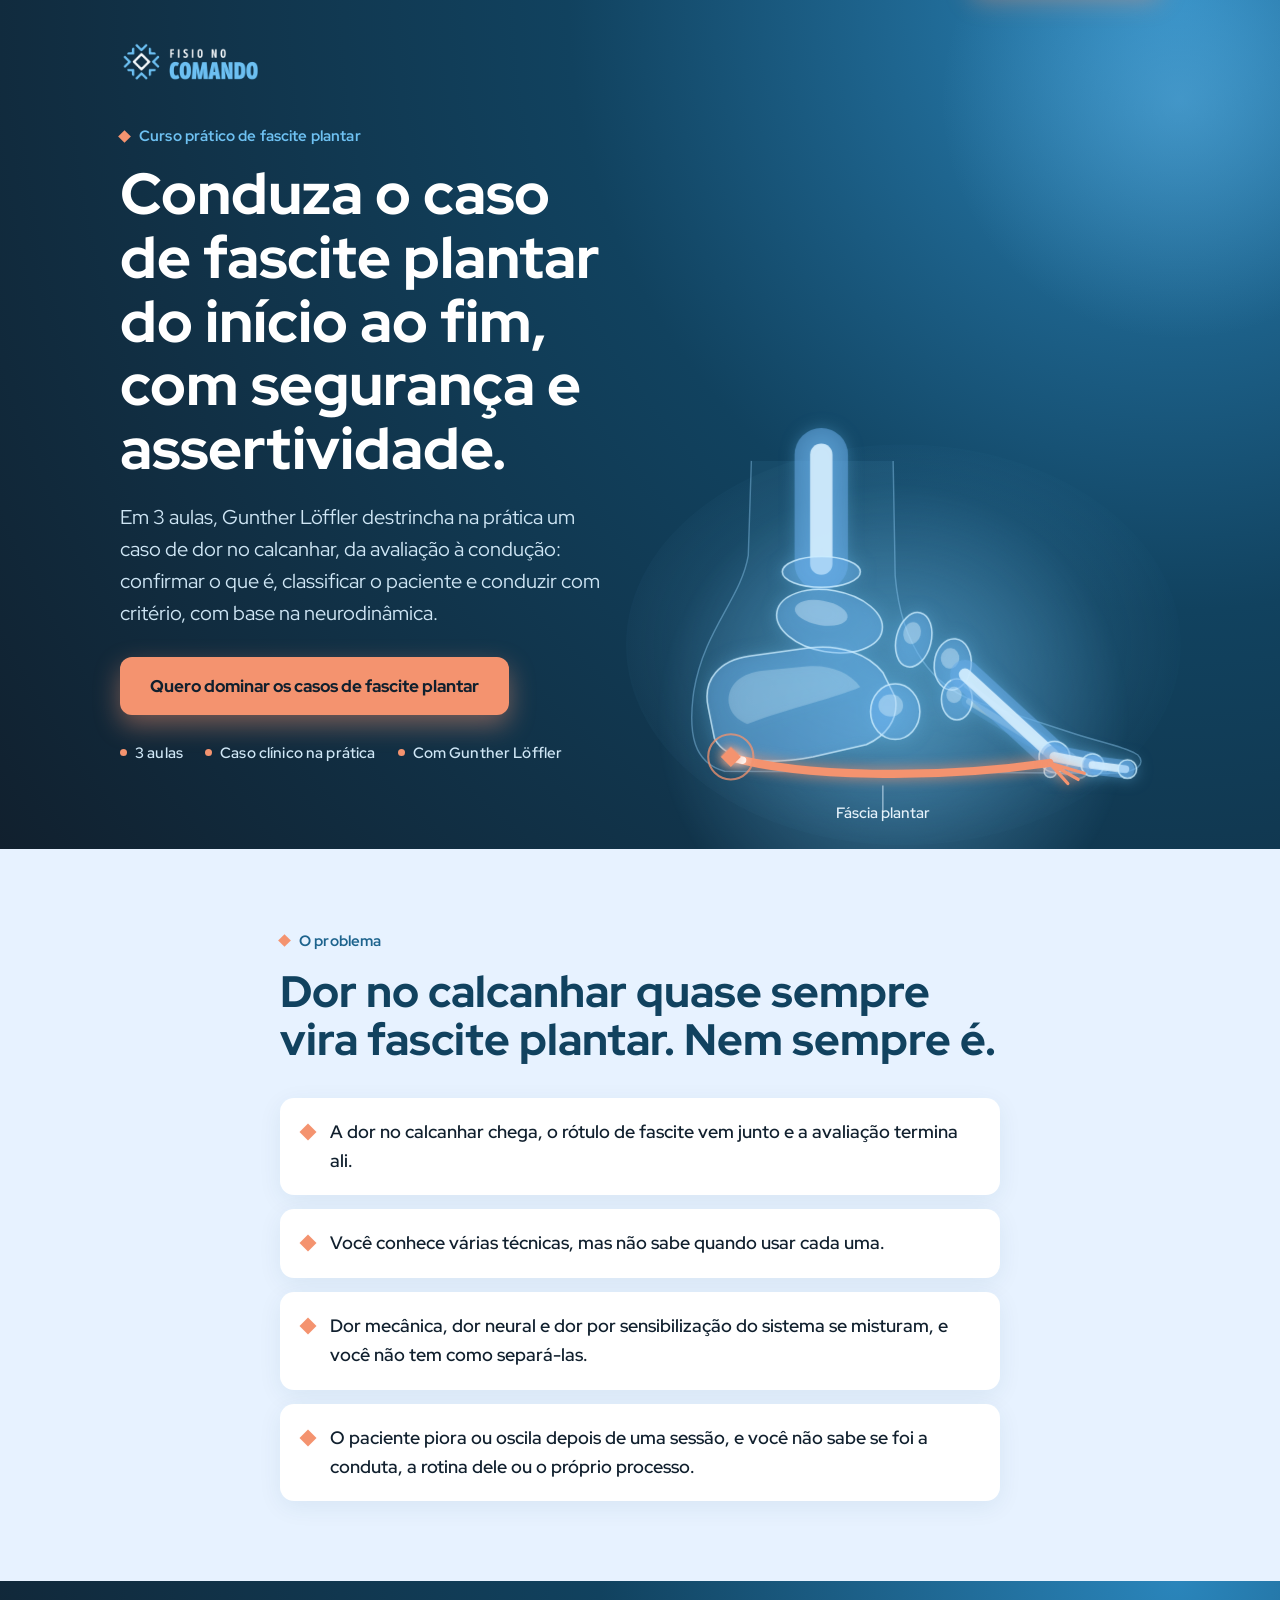
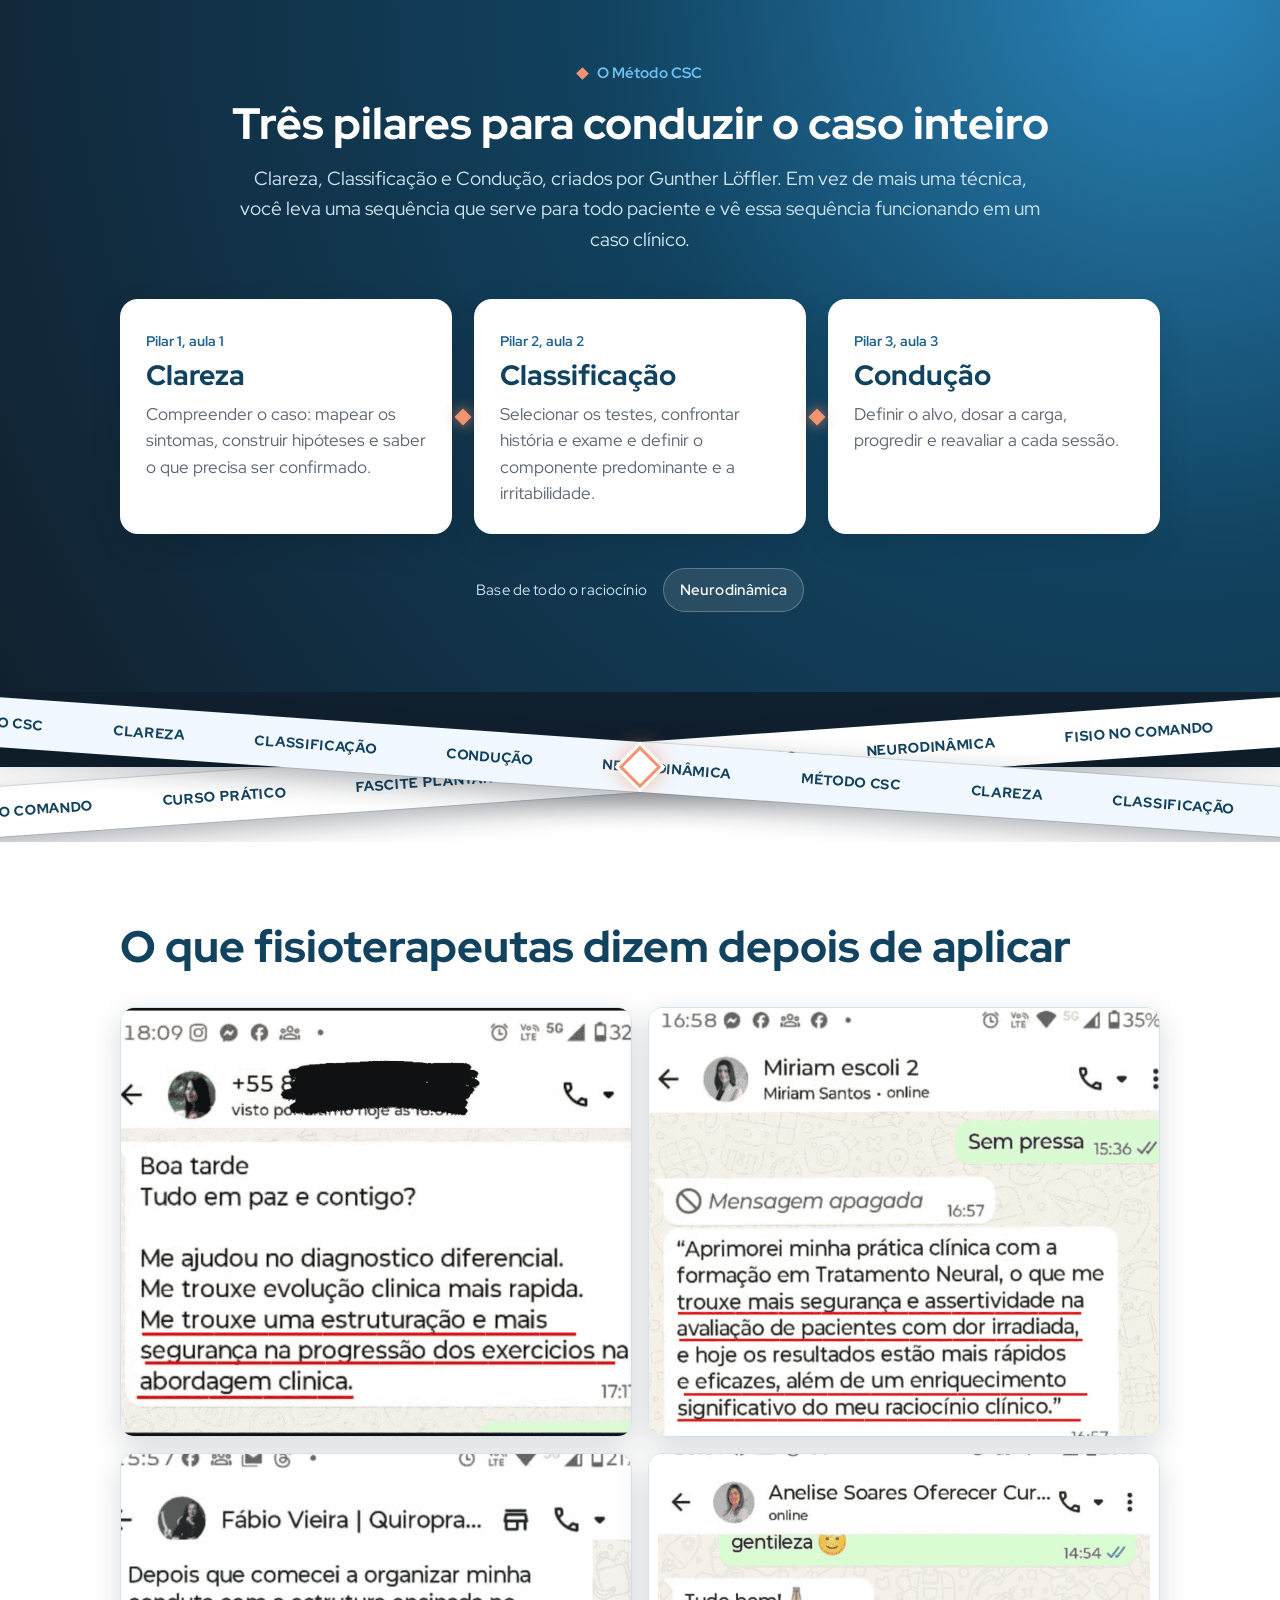
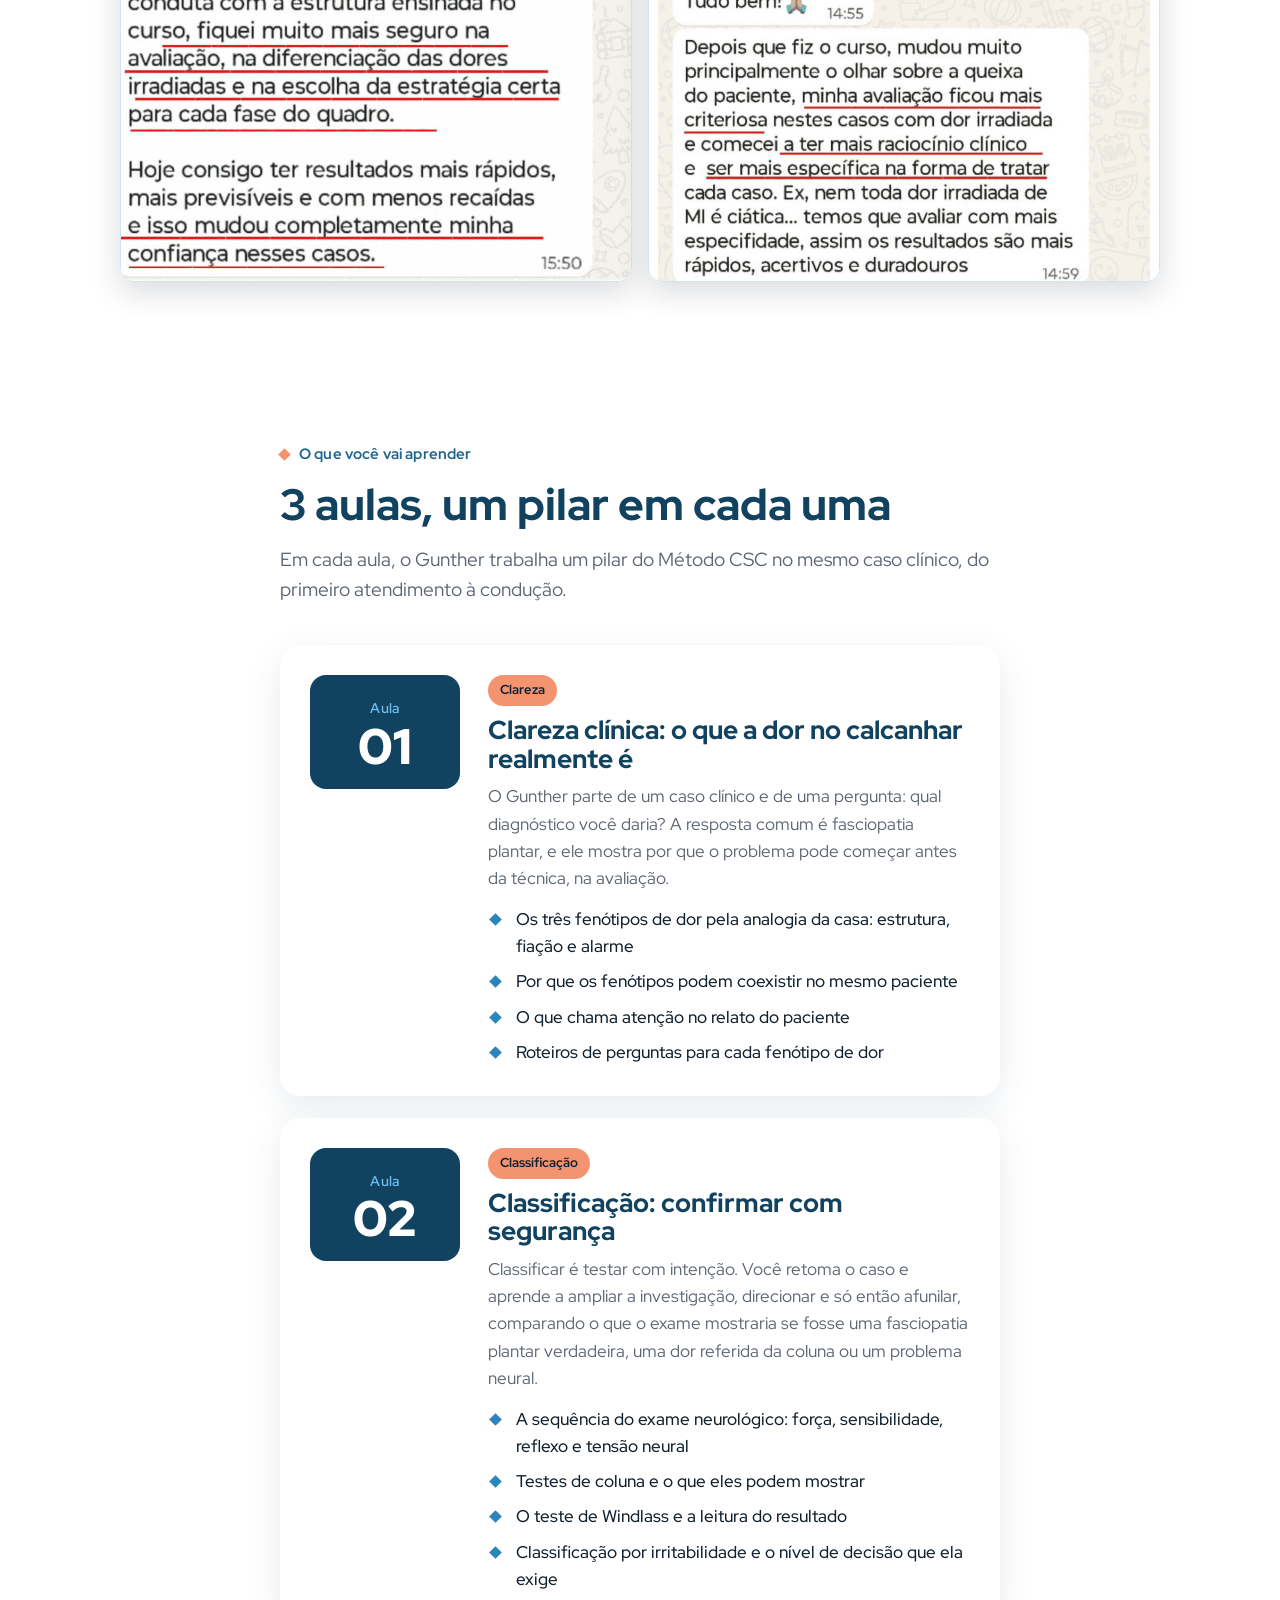
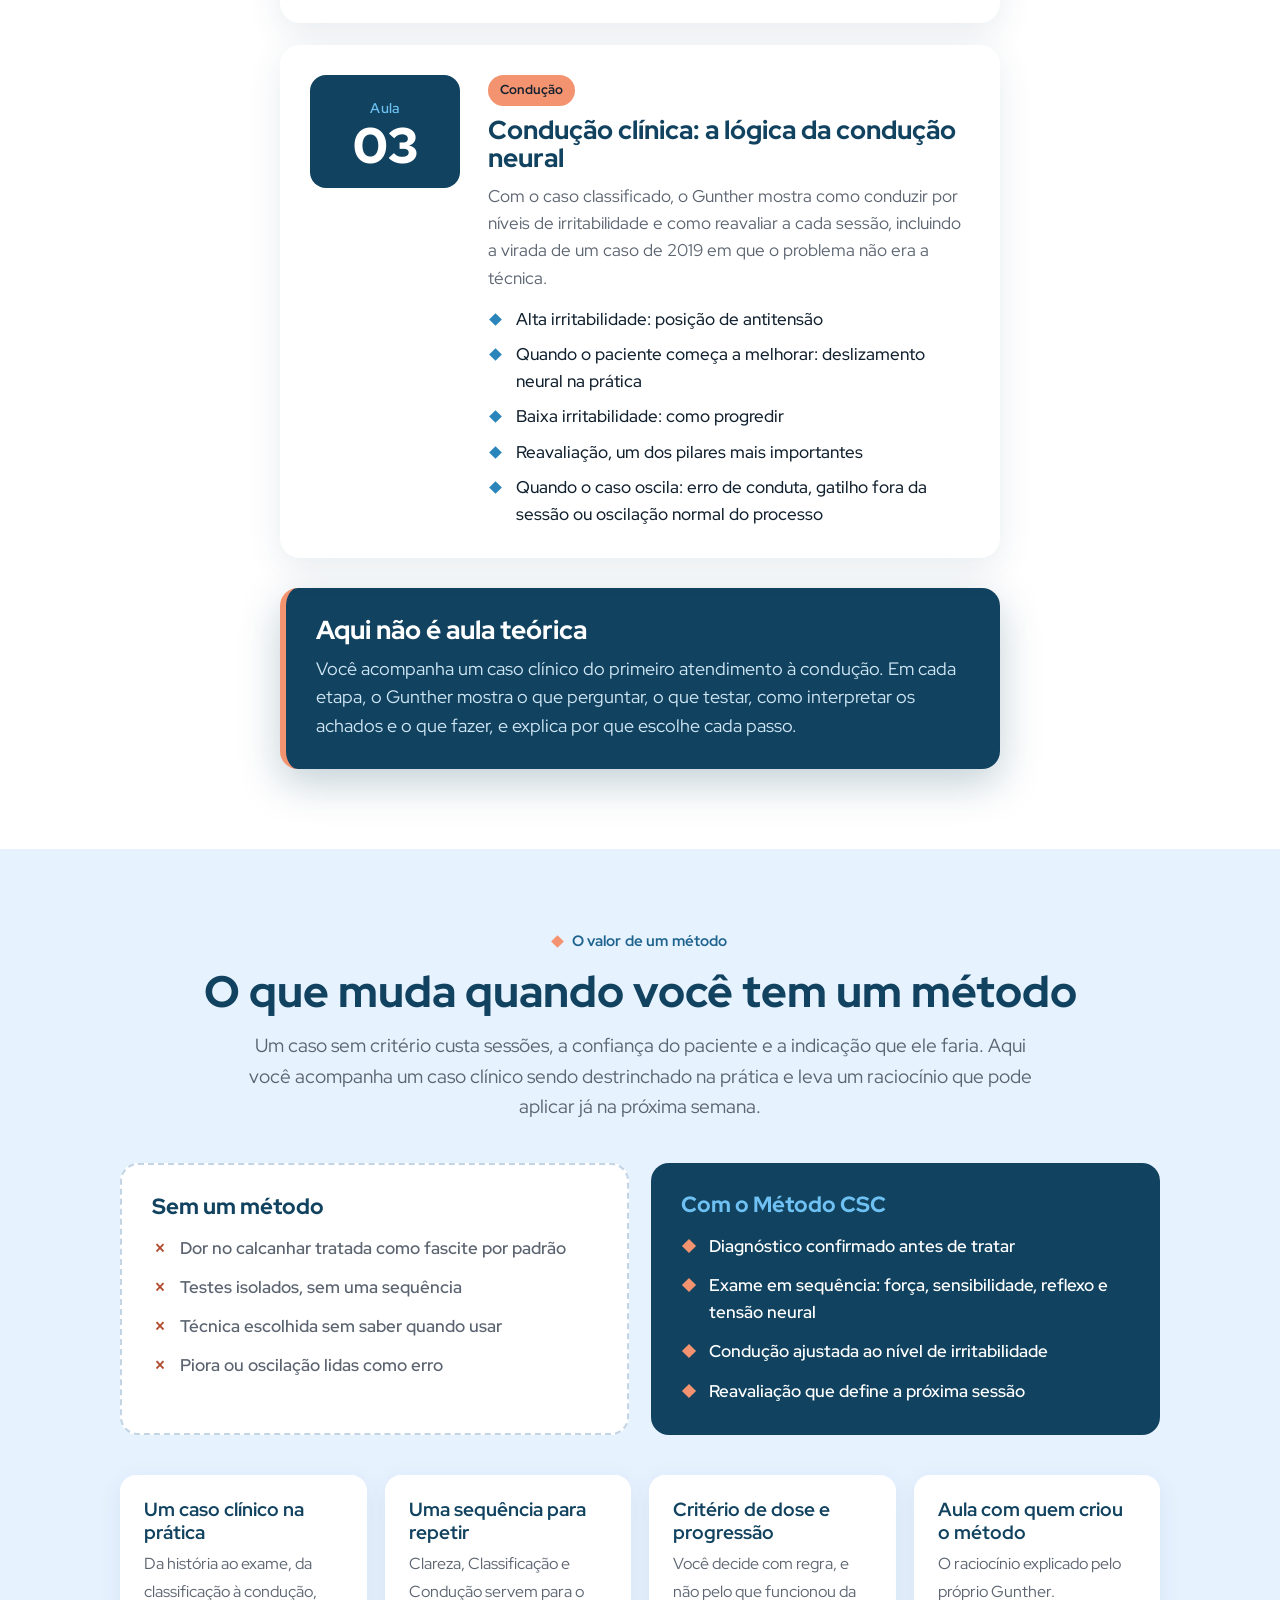
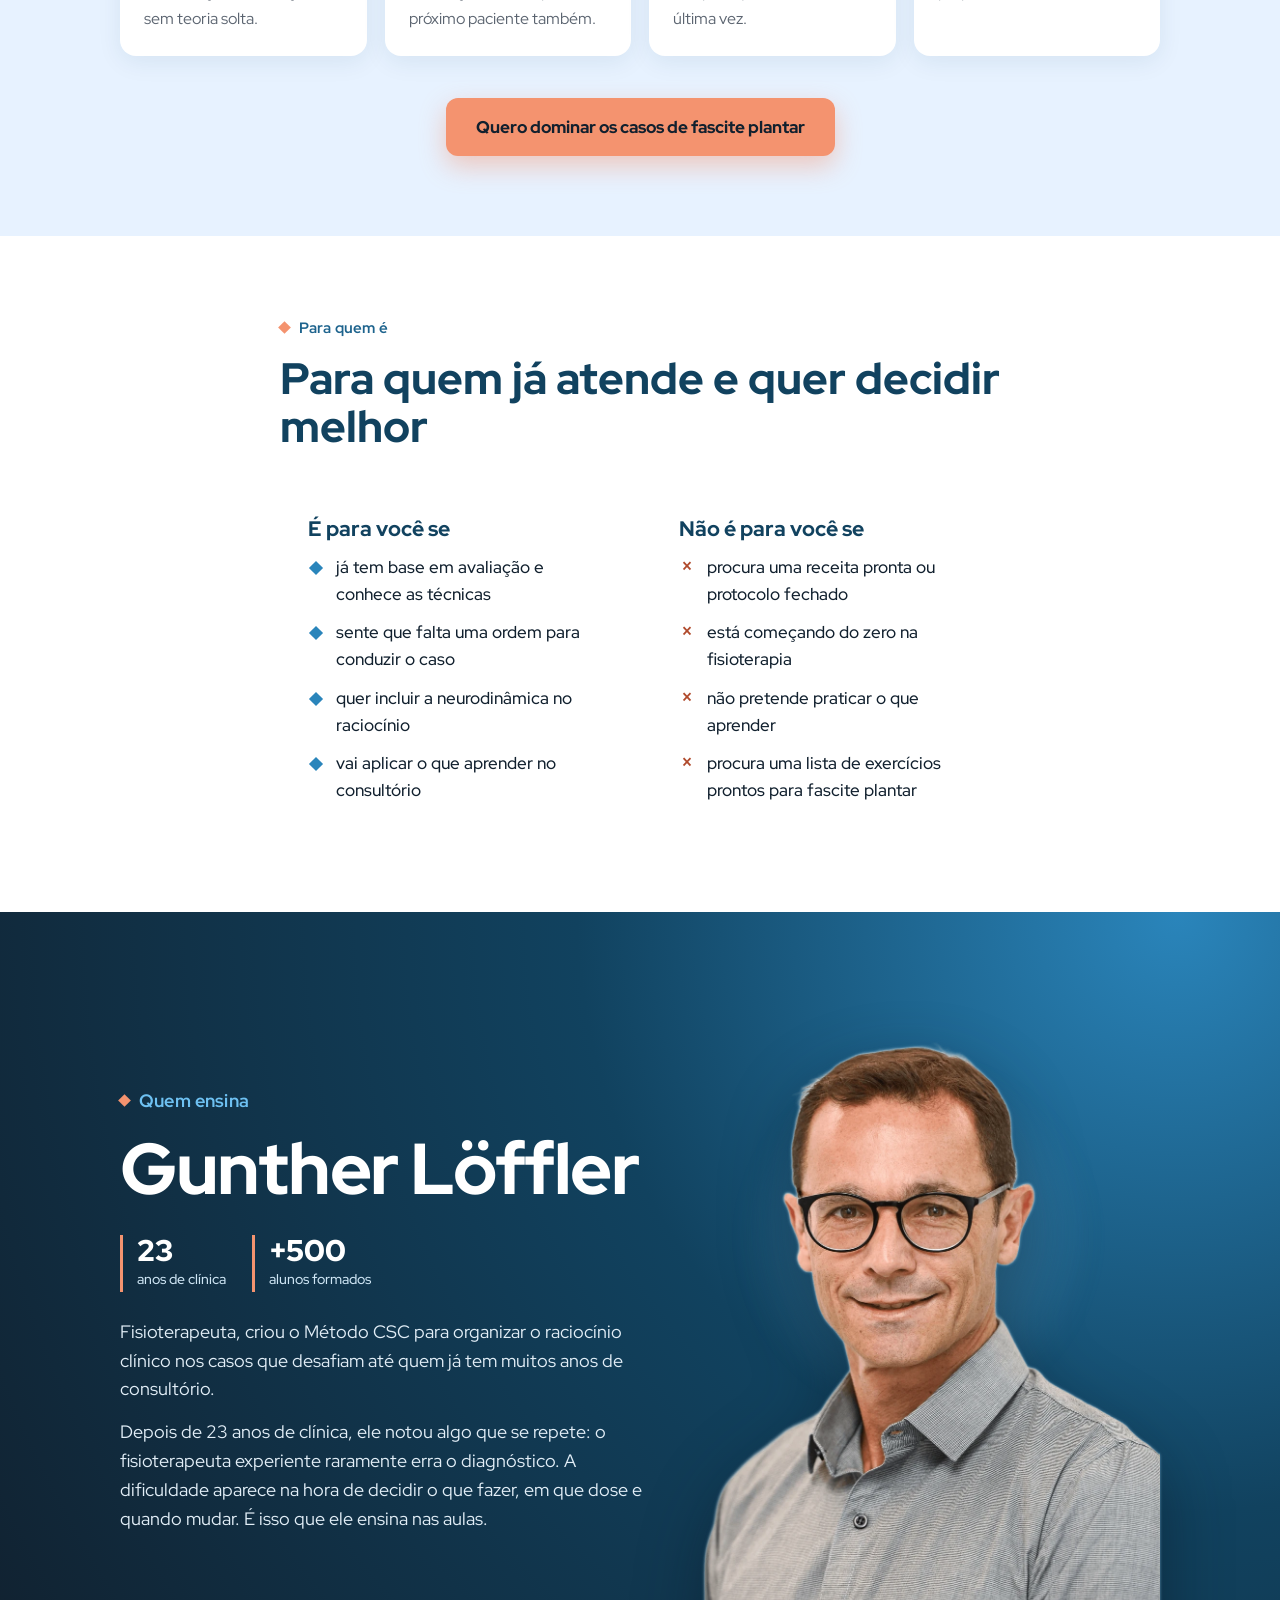
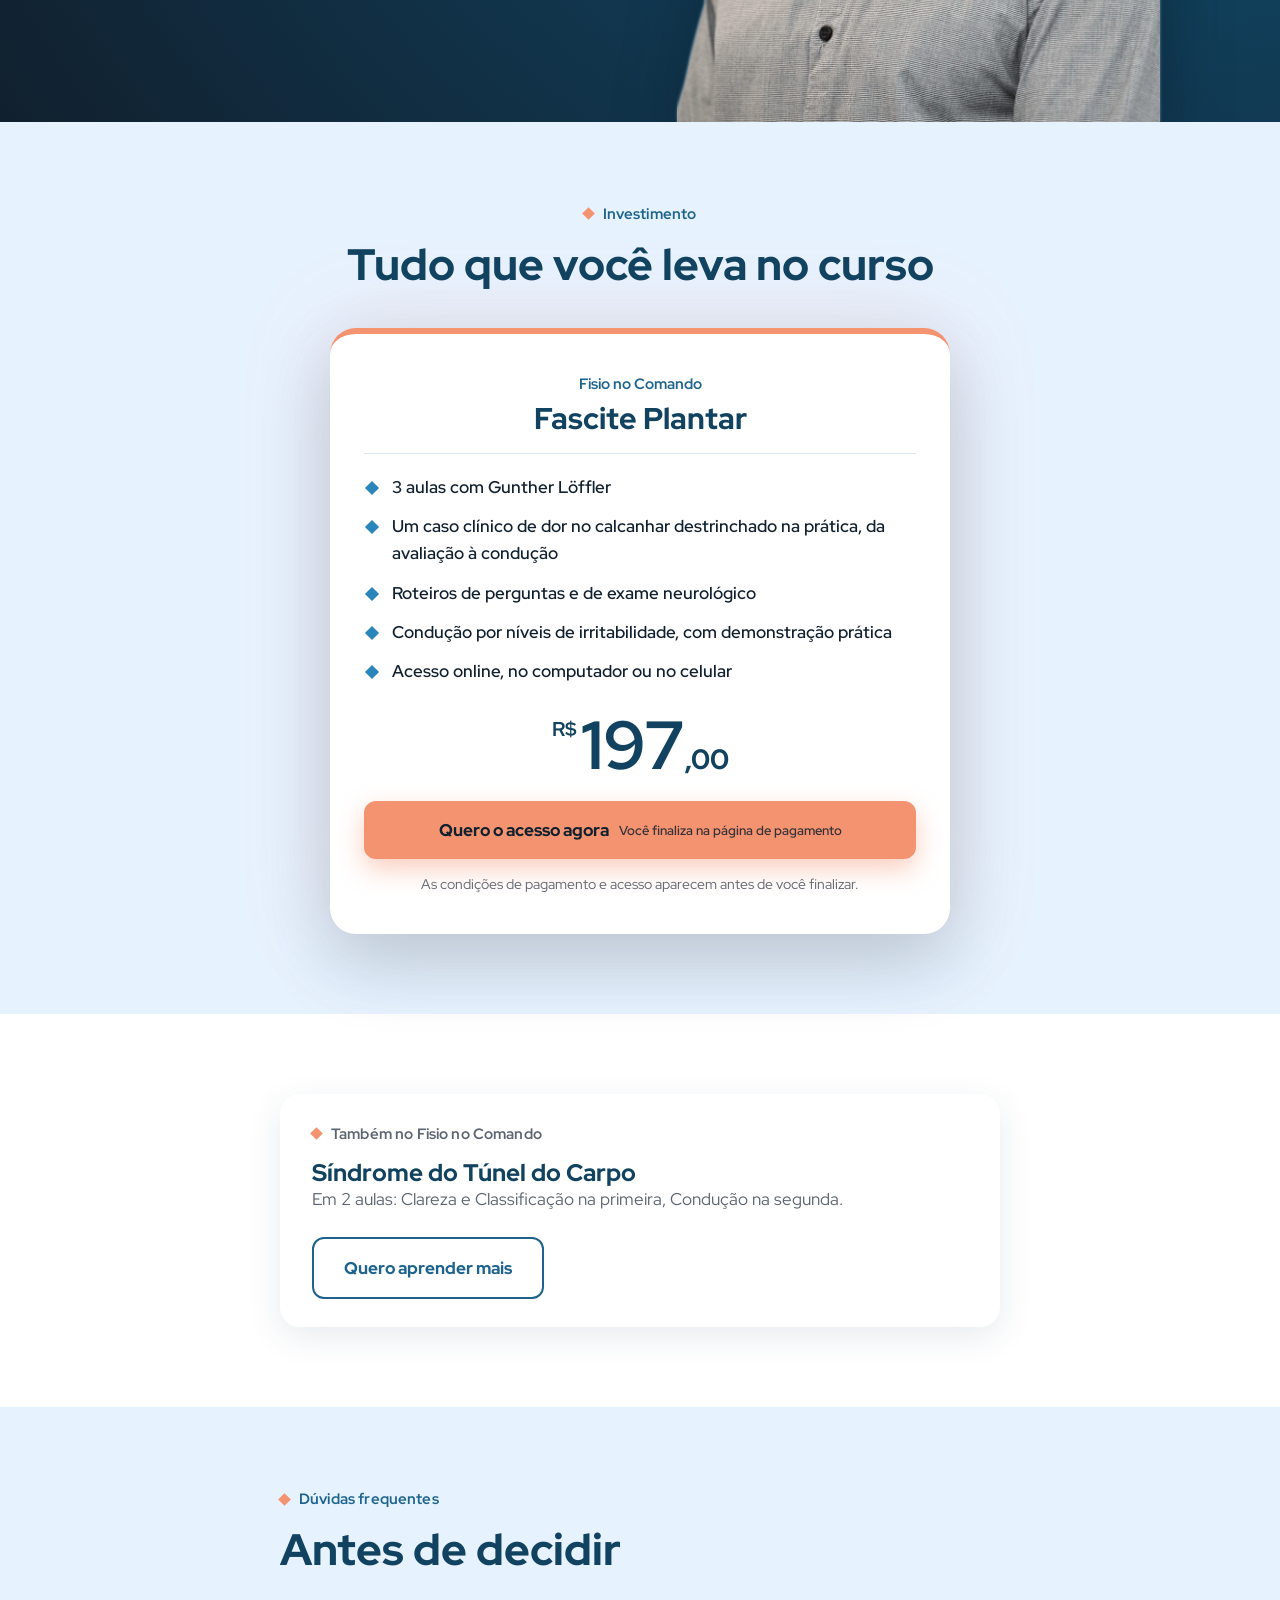
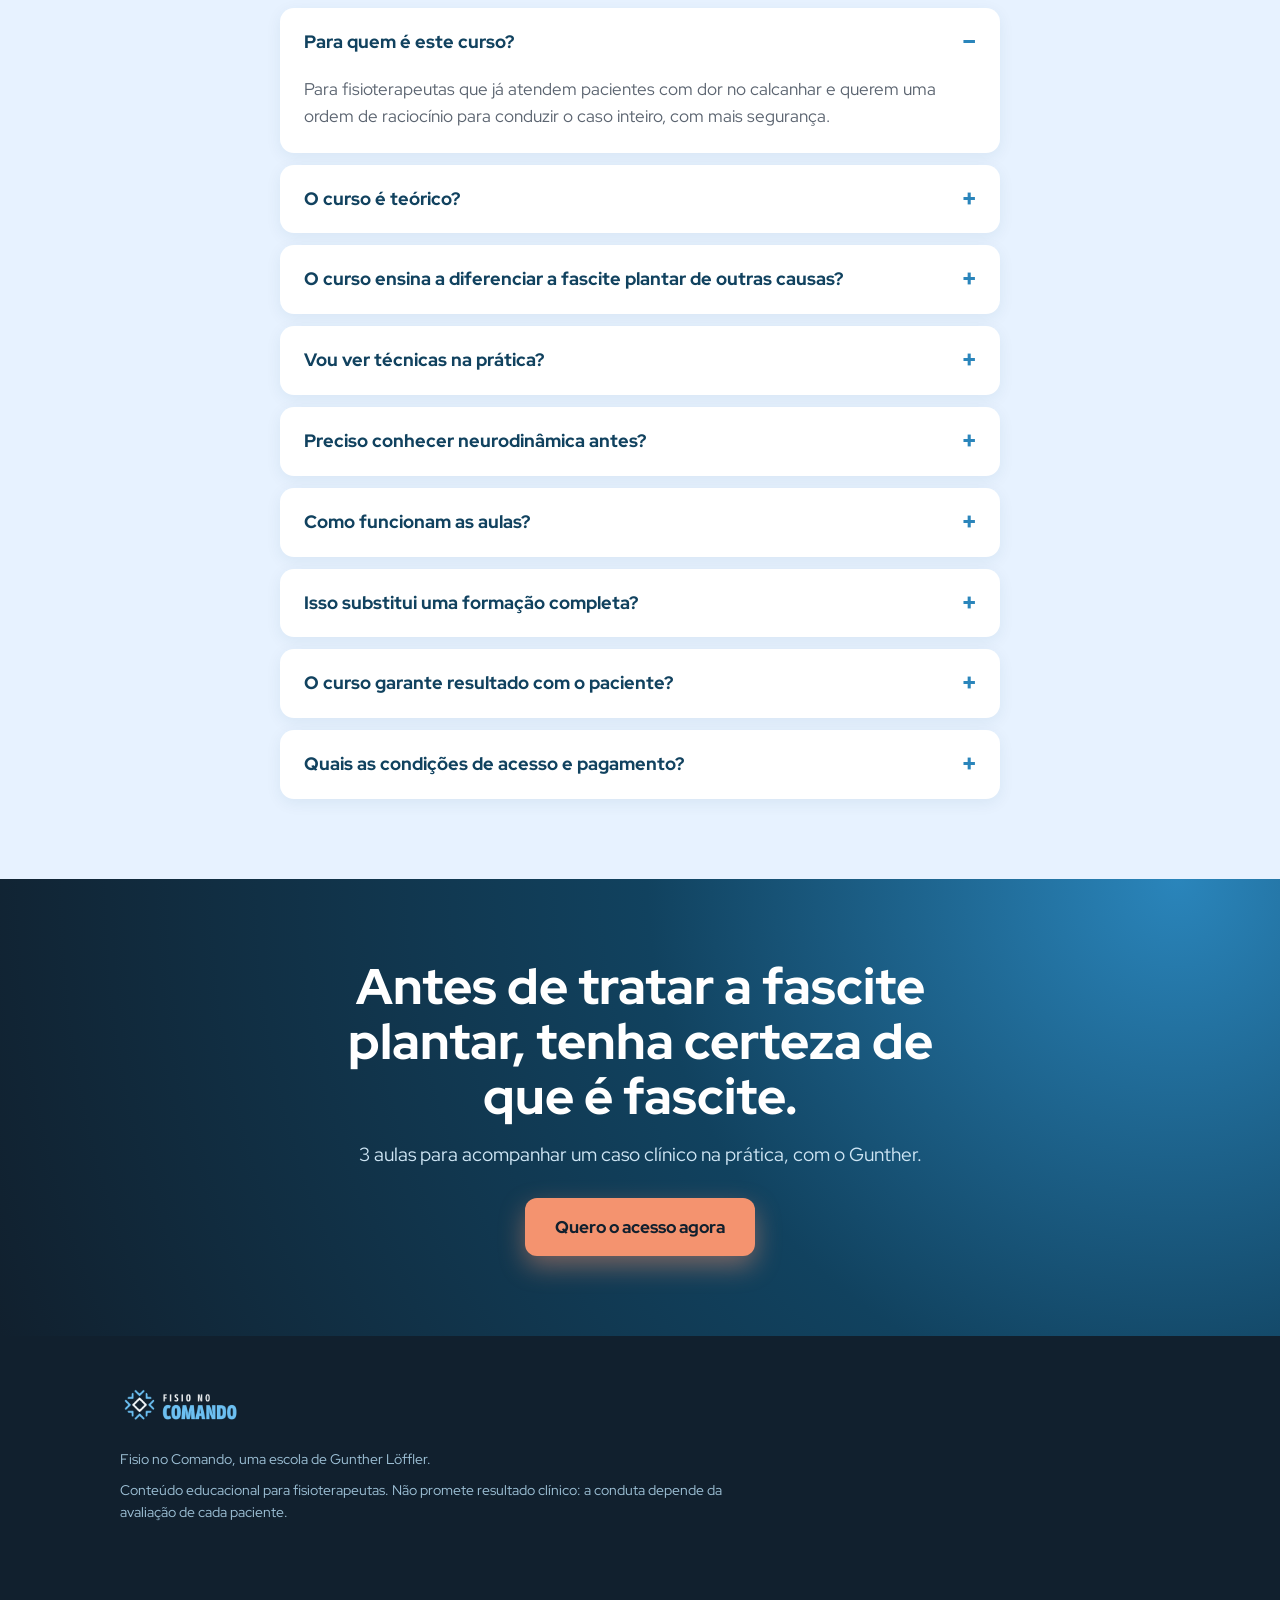
<file: fasciteplantar/index.html>
<!doctype html>
<html lang="pt-BR">
<head>
<meta charset="utf-8">
<meta name="viewport" content="width=device-width,initial-scale=1">
<title>Curso Fascite Plantar | Fisio no Comando</title>
<meta name="description" content="Curso prático: em 3 aulas, Gunther Löffler destrincha um caso clínico de dor no calcanhar, da avaliação à condução, com o Método CSC: Clareza, Classificação e Condução.">
<meta property="og:title" content="Curso Fascite Plantar | Fisio no Comando">
<meta property="og:description" content="Curso prático: em 3 aulas, Gunther Löffler destrincha um caso clínico de dor no calcanhar, da avaliação à condução, com o Método CSC: Clareza, Classificação e Condução.">
<meta name="theme-color" content="#11202E">
<link rel="preconnect" href="https://fonts.googleapis.com">
<link rel="preconnect" href="https://fonts.gstatic.com" crossorigin>
<link href="https://fonts.googleapis.com/css2?family=IBM+Plex+Mono:wght@500;600&family=Red+Hat+Display:wght@400;500;600;700;800;900&display=swap" rel="stylesheet">
<link rel="stylesheet" href="../minicursos-assets/estilo.css">
</head>
<body>

<div class="topbar" id="topbar">
  <div class="wrap">
    <img src="../minicursos-assets/img/logo5.png" alt="Fisio no Comando">
    <a class="btn cta sm" href="#oferta">Quero aprender mais</a>
  </div>
</div>

<header class="hero dark spot" id="topo">
  <div class="wrap">
    <img class="logo" src="../minicursos-assets/img/logo5.png" alt="Fisio no Comando">
    <div class="hero-grid">
      <div class="entra">
        <p class="eyebrow">Curso prático de fascite plantar</p>
        <h1>Conduza o caso de fascite plantar do início ao fim, com segurança e assertividade.</h1>
        <p class="sub">Em 3 aulas, Gunther Löffler destrincha na prática um caso de dor no calcanhar, da avaliação à condução: confirmar o que é, classificar o paciente e conduzir com critério, com base na neurodinâmica.</p>
        <a class="btn cta " href="#oferta">Quero dominar os casos de fascite plantar</a>
        <div class="fatos"><span>3 aulas</span><span>Caso clínico na prática</span><span>Com Gunther Löffler</span></div>
      </div>
      <div class="figura figura-pe entra">
        <span class="luz-hero"></span>
        <svg class="il il-pe" viewBox="0 0 520 352" role="img" aria-label="Ilustração do pé em vista lateral com a fáscia plantar destacada">
  <defs><radialGradient id="fp" cx="48%" cy="50%" r="55%"><stop offset="0" stop-color="#6EC1F2" stop-opacity=".28"/><stop offset="1" stop-color="#6EC1F2" stop-opacity="0"/></radialGradient></defs>
  <ellipse cx="270" cy="175" rx="270" ry="195" fill="url(#fp)"/>
  <path class="pele" d="M122 -4 L119 88 C112 130 76 160 66 220 C60 262 66 290 96 298 L470 300 C500 300 506 290 498 282 C486 274 462 270 438 262 L346 232 C300 218 268 178 262 108 L260 -4"/>
  <g class="ossos"><g opacity=".5"><path class="b1" d="M332 214 L426 288" stroke-width="17"/><path class="b2" d="M332 214 L426 288" stroke-width="7.1"/><circle class="bl" cx="428" cy="290" r="11"/><path class="b1" d="M428 290 L466 296" stroke-width="13"/><path class="b2" d="M428 290 L466 296" stroke-width="5.5"/><path class="b1" d="M334 230 L438 293" stroke-width="15"/><path class="b2" d="M334 230 L438 293" stroke-width="6.3"/><circle class="bl" cx="440" cy="295" r="10"/></g><path class="b1" d="M190 -10 L190 96" stroke-width="52"/><path class="b2" d="M190 -10 L190 96" stroke-width="21.8"/><ellipse class="bl" cx="190" cy="104" rx="38" ry="15"/><ellipse class="bl" cx="198" cy="152" rx="52" ry="30" transform="rotate(10 198 152)"/><ellipse class="bh" cx="188.64" cy="145.4" rx="26" ry="12" transform="rotate(10 198 152)"/><path class="bl" d="M80 236 C74 208 92 190 120 186 L178 178 C208 174 236 184 250 202 L262 226 C266 248 252 264 234 272 L182 284 C140 292 98 290 86 266 Z"/><path class="bh" d="M100 232 C98 214 112 202 134 200 L176 196 C198 194 218 202 228 216 C206 226 160 236 118 252 C108 248 102 242 100 232 Z" opacity=".7"/><ellipse class="bl" cx="262" cy="240" rx="24" ry="27" transform="rotate(0 262 240)"/><ellipse class="bh" cx="257.68" cy="234.06" rx="12" ry="10.8" transform="rotate(0 262 240)"/><ellipse class="bl" cx="280" cy="170" rx="17" ry="27" transform="rotate(14 280 170)"/><ellipse class="bh" cx="276.94" cy="164.06" rx="8.5" ry="10.8" transform="rotate(14 280 170)"/><ellipse class="bl" cx="318" cy="194" rx="18" ry="25" transform="rotate(6 318 194)"/><ellipse class="bh" cx="314.76" cy="188.5" rx="9" ry="10" transform="rotate(6 318 194)"/><ellipse class="bl" cx="322" cy="228" rx="15" ry="20" transform="rotate(0 322 228)"/><ellipse class="bh" cx="319.3" cy="223.6" rx="7.5" ry="8" transform="rotate(0 322 228)"/><path class="b1" d="M330 204 L415 282" stroke-width="29"/><path class="b2" d="M330 204 L415 282" stroke-width="12.2"/><circle class="bl" cx="417" cy="284" r="15"/><path class="b1" d="M417 284 L452 291" stroke-width="23"/><path class="b2" d="M417 284 L452 291" stroke-width="9.7"/><circle class="bl" cx="454" cy="292" r="11"/><path class="b1" d="M454 292 L486 296" stroke-width="18"/><path class="b2" d="M454 292 L486 296" stroke-width="7.6"/><circle class="bl" cx="488" cy="296" r="9"/><circle class="bl" cx="413" cy="298" r="6"/></g>
  <g class="nervo">
    <path class="n0 fascia" d="M100 284 C170 304 300 306 412 290"/>
    <path class="imp fascia" d="M100 284 C170 304 300 306 412 290"/>
    <path class="n0 fino" d="M412 290 L446 300 M412 290 L440 306 M412 290 L430 310"/>
  </g>
  <circle class="halo" cx="102" cy="284" r="22"/>
  <rect class="foco" x="95" y="277" width="14" height="14" transform="rotate(45 102 284)"/>
  <g class="rot"><path d="M250 338 L250 312"/><text x="250" y="344" text-anchor="middle">Fáscia plantar</text></g>
</svg>
      
      </div>
    </div>
  </div>
</header>



<section class="alt">
  <div class="wrap narrow">
    <p class="eyebrow">O problema</p>
    <h2>Dor no calcanhar quase sempre vira fascite plantar. Nem sempre é.</h2>
    <div class="dores">
      <div class="dor">A dor no calcanhar chega, o rótulo de fascite vem junto e a avaliação termina ali.</div>
      <div class="dor">Você conhece várias técnicas, mas não sabe quando usar cada uma.</div>
      <div class="dor">Dor mecânica, dor neural e dor por sensibilização do sistema se misturam, e você não tem como separá-las.</div>
      <div class="dor">O paciente piora ou oscila depois de uma sessão, e você não sabe se foi a conduta, a rotina dele ou o próprio processo.</div>
    </div>
    
  </div>
</section>

<section class="dark spot" id="metodo">
  <div class="wrap">
    <div class="center">
      <p class="eyebrow">O Método CSC</p>
      <h2>Três pilares para conduzir o caso inteiro</h2>
      <p class="lead">Clareza, Classificação e Condução, criados por Gunther Löffler. Em vez de mais uma técnica, você leva uma sequência que serve para todo paciente e vê essa sequência funcionando em um caso clínico.</p>
    </div>
    <div class="passos">
        <div class="passo"><span class="n">Pilar 1, aula 1</span><h3>Clareza</h3><p>Compreender o caso: mapear os sintomas, construir hipóteses e saber o que precisa ser confirmado.</p></div>
        <div class="passo"><span class="n">Pilar 2, aula 2</span><h3>Classificação</h3><p>Selecionar os testes, confrontar história e exame e definir o componente predominante e a irritabilidade.</p></div>
        <div class="passo"><span class="n">Pilar 3, aula 3</span><h3>Condução</h3><p>Definir o alvo, dosar a carga, progredir e reavaliar a cada sessão.</p></div>
    </div>
    <div class="base"><span>Base de todo o raciocínio</span><b>Neurodinâmica</b></div>
  </div>
</section>

<div class="cruz cruz-b" aria-hidden="true">
    <div class="fx fx-a"><div class="rola"><span>Fisio no Comando</span><span>Curso prático</span><span>Fascite plantar</span><span>3 aulas</span><span>Método CSC</span><span>Neurodinâmica</span><span>Fisio no Comando</span><span>Curso prático</span><span>Fascite plantar</span><span>3 aulas</span><span>Método CSC</span><span>Neurodinâmica</span><span>Fisio no Comando</span><span>Curso prático</span><span>Fascite plantar</span><span>3 aulas</span><span>Método CSC</span><span>Neurodinâmica</span><span>Fisio no Comando</span><span>Curso prático</span><span>Fascite plantar</span><span>3 aulas</span><span>Método CSC</span><span>Neurodinâmica</span></div></div>
    <div class="fx fx-b"><div class="rola volta"><span>Método CSC</span><span>Clareza</span><span>Classificação</span><span>Condução</span><span>Neurodinâmica</span><span>Método CSC</span><span>Clareza</span><span>Classificação</span><span>Condução</span><span>Neurodinâmica</span><span>Método CSC</span><span>Clareza</span><span>Classificação</span><span>Condução</span><span>Neurodinâmica</span><span>Método CSC</span><span>Clareza</span><span>Classificação</span><span>Condução</span><span>Neurodinâmica</span><span>Método CSC</span><span>Clareza</span><span>Classificação</span><span>Condução</span><span>Neurodinâmica</span><span>Método CSC</span><span>Clareza</span><span>Classificação</span><span>Condução</span><span>Neurodinâmica</span></div></div>
    <span class="no"></span>
  </div>

<section>
  <div class="wrap">
    <h2>O que fisioterapeutas dizem depois de aplicar</h2>
    <div class="deps">
      <figure><img src="../img/depoimentos/depoimento-1.png" alt="Mensagem de aluna por WhatsApp: ajudou no diagnóstico diferencial e trouxe mais segurança na progressão dos exercícios" loading="lazy"></figure>
      <figure><img src="../img/depoimentos/depoimento-2.png" alt="Mensagem de Miriam Santos por WhatsApp: mais segurança e assertividade na avaliação de pacientes com dor irradiada" loading="lazy"></figure>
      <figure><img src="../img/depoimentos/depoimento-3.png" alt="Mensagem de Fábio Vieira por WhatsApp: mais segurança na avaliação e resultados mais previsíveis" loading="lazy"></figure>
      <figure><img src="../img/depoimentos/depoimento-4.png" alt="Mensagem de Anelise Soares por WhatsApp: avaliação mais criteriosa e mais raciocínio clínico" loading="lazy"></figure>
    </div>
  </div>
</section>

<section id="aulas">
  <div class="wrap narrow">
    <p class="eyebrow">O que você vai aprender</p>
    <h2>3 aulas, um pilar em cada uma</h2>
    <p class="lead">Em cada aula, o Gunther trabalha um pilar do Método CSC no mesmo caso clínico, do primeiro atendimento à condução.</p>
    <div class="aulas">
      <article class="aula">
        <div class="num"><span>Aula</span><b>01</b></div>
        <div>
          <div class="tags"><span class="tag o">Clareza</span></div>
          <h3>Clareza clínica: o que a dor no calcanhar realmente é</h3>
          <p>O Gunther parte de um caso clínico e de uma pergunta: qual diagnóstico você daria? A resposta comum é fasciopatia plantar, e ele mostra por que o problema pode começar antes da técnica, na avaliação.</p>
          <ul><li>Os três fenótipos de dor pela analogia da casa: estrutura, fiação e alarme</li><li>Por que os fenótipos podem coexistir no mesmo paciente</li><li>O que chama atenção no relato do paciente</li><li>Roteiros de perguntas para cada fenótipo de dor</li></ul>
        </div>
      </article>
      <article class="aula">
        <div class="num"><span>Aula</span><b>02</b></div>
        <div>
          <div class="tags"><span class="tag o">Classificação</span></div>
          <h3>Classificação: confirmar com segurança</h3>
          <p>Classificar é testar com intenção. Você retoma o caso e aprende a ampliar a investigação, direcionar e só então afunilar, comparando o que o exame mostraria se fosse uma fasciopatia plantar verdadeira, uma dor referida da coluna ou um problema neural.</p>
          <ul><li>A sequência do exame neurológico: força, sensibilidade, reflexo e tensão neural</li><li>Testes de coluna e o que eles podem mostrar</li><li>O teste de Windlass e a leitura do resultado</li><li>Classificação por irritabilidade e o nível de decisão que ela exige</li></ul>
        </div>
      </article>
      <article class="aula">
        <div class="num"><span>Aula</span><b>03</b></div>
        <div>
          <div class="tags"><span class="tag o">Condução</span></div>
          <h3>Condução clínica: a lógica da condução neural</h3>
          <p>Com o caso classificado, o Gunther mostra como conduzir por níveis de irritabilidade e como reavaliar a cada sessão, incluindo a virada de um caso de 2019 em que o problema não era a técnica.</p>
          <ul><li>Alta irritabilidade: posição de antitensão</li><li>Quando o paciente começa a melhorar: deslizamento neural na prática</li><li>Baixa irritabilidade: como progredir</li><li>Reavaliação, um dos pilares mais importantes</li><li>Quando o caso oscila: erro de conduta, gatilho fora da sessão ou oscilação normal do processo</li></ul>
        </div>
      </article>
    </div>
    <div class="pratica">
      <h3>Aqui não é aula teórica</h3>
      <p>Você acompanha um caso clínico do primeiro atendimento à condução. Em cada etapa, o Gunther mostra o que perguntar, o que testar, como interpretar os achados e o que fazer, e explica por que escolhe cada passo.</p>
    </div>
  </div>
</section>

<section class="alt">
  <div class="wrap">
    <div class="center">
      <p class="eyebrow">O valor de um método</p>
      <h2>O que muda quando você tem um método</h2>
      <p class="lead">Um caso sem critério custa sessões, a confiança do paciente e a indicação que ele faria. Aqui você acompanha um caso clínico sendo destrinchado na prática e leva um raciocínio que pode aplicar já na próxima semana.</p>
    </div>
    <div class="comp">
      <div class="sem"><h3>Sem um método</h3><ul><li>Dor no calcanhar tratada como fascite por padrão</li><li>Testes isolados, sem uma sequência</li><li>Técnica escolhida sem saber quando usar</li><li>Piora ou oscilação lidas como erro</li></ul></div>
      <div class="com"><h3>Com o Método CSC</h3><ul><li>Diagnóstico confirmado antes de tratar</li><li>Exame em sequência: força, sensibilidade, reflexo e tensão neural</li><li>Condução ajustada ao nível de irritabilidade</li><li>Reavaliação que define a próxima sessão</li></ul></div>
    </div>
    <div class="leva">
      <div><b>Um caso clínico na prática</b><span>Da história ao exame, da classificação à condução, sem teoria solta.</span></div>
      <div><b>Uma sequência para repetir</b><span>Clareza, Classificação e Condução servem para o próximo paciente também.</span></div>
      <div><b>Critério de dose e progressão</b><span>Você decide com regra, e não pelo que funcionou da última vez.</span></div>
      <div><b>Aula com quem criou o método</b><span>O raciocínio explicado pelo próprio Gunther.</span></div>
    </div>
    <div class="center" style="margin-top:42px"><a class="btn cta " href="#oferta">Quero dominar os casos de fascite plantar</a></div>
  </div>
</section>

<section>
  <div class="wrap narrow">
    <p class="eyebrow">Para quem é</p>
    <h2>Para quem já atende e quer decidir melhor</h2>
    <div class="quem">
      <div class="sim"><h3>É para você se</h3><ul>
        <li>já tem base em avaliação e conhece as técnicas</li>
        <li>sente que falta uma ordem para conduzir o caso</li>
        <li>quer incluir a neurodinâmica no raciocínio</li>
        <li>vai aplicar o que aprender no consultório</li></ul></div>
      <div class="nao"><h3>Não é para você se</h3><ul>
        <li>procura uma receita pronta ou protocolo fechado</li>
        <li>está começando do zero na fisioterapia</li>
        <li>não pretende praticar o que aprender</li><li>procura uma lista de exercícios prontos para fascite plantar</li></ul></div>
    </div>
  </div>
</section>

<section class="dark autor-sec spot">
  <div class="wrap autor">
    <div class="texto">
      <p class="eyebrow">Quem ensina</p>
      <h2>Gunther Löffler</h2>
      <div class="nums"><div><b>23</b><span>anos de clínica</span></div><div><b>+500</b><span>alunos formados</span></div></div>
      <p>Fisioterapeuta, criou o Método CSC para organizar o raciocínio clínico nos casos que desafiam até quem já tem muitos anos de consultório.</p>
      <p>Depois de 23 anos de clínica, ele notou algo que se repete: o fisioterapeuta experiente raramente erra o diagnóstico. A dificuldade aparece na hora de decidir o que fazer, em que dose e quando mudar. É isso que ele ensina nas aulas.</p>
    </div>
    <div class="retrato">
      <span class="luz"></span>
      <img src="../minicursos-assets/img/gunther-recorte.webp" width="1000" height="1502" alt="Gunther Löffler, fisioterapeuta">
    </div>
  </div>
</section>

<section class="alt" id="oferta">
  <div class="wrap center">
    <p class="eyebrow">Investimento</p>
    <h2>Tudo que você leva no curso</h2>
    <div class="oferta">
      <div class="nome">Fisio no Comando</div>
      <h3>Fascite Plantar</h3>
      <ul><li>3 aulas com Gunther Löffler</li><li>Um caso clínico de dor no calcanhar destrinchado na prática, da avaliação à condução</li><li>Roteiros de perguntas e de exame neurológico</li><li>Condução por níveis de irritabilidade, com demonstração prática</li><li>Acesso online, no computador ou no celular</li></ul>
      <div class="preco"><small>R$</small><b>197</b><span>,00</span></div>
      <a class="btn cta " href="#oferta" data-checkout>Quero o acesso agora <small>Você finaliza na página de pagamento</small></a>
      <p class="nota">As condições de pagamento e acesso aparecem antes de você finalizar.</p>
    </div>
  </div>
</section>

<section>
  <div class="wrap narrow">
    <div class="outro">
      <div><p class="eyebrow">Também no Fisio no Comando</p><h3>Síndrome do Túnel do Carpo</h3><p>Em 2 aulas: Clareza e Classificação na primeira, Condução na segunda.</p></div>
      <a class="btn line" href="../tunelcarpo/">Quero aprender mais</a>
    </div>
  </div>
</section>

<section class="alt">
  <div class="wrap narrow">
    <p class="eyebrow">Dúvidas frequentes</p>
    <h2>Antes de decidir</h2>
    <div class="faq">
      <details open><summary>Para quem é este curso?</summary><p>Para fisioterapeutas que já atendem pacientes com dor no calcanhar e querem uma ordem de raciocínio para conduzir o caso inteiro, com mais segurança.</p></details>
      <details><summary>O curso é teórico?</summary><p>Não. As aulas seguem um caso clínico do início ao fim: o Gunther mostra o que perguntar, o que testar, como interpretar os achados e como conduzir, e explica por que escolhe cada passo. A teoria entra só para sustentar a decisão.</p></details>
      <details><summary>O curso ensina a diferenciar a fascite plantar de outras causas?</summary><p>Sim. Na aula 2, o Gunther compara o que o exame mostraria se fosse uma fasciopatia plantar verdadeira, uma dor referida da coluna ou um problema neural, com testes como o de Windlass e os testes de coluna e de tensão neural. O curso não substitui exames de imagem ou avaliação médica quando eles forem necessários.</p></details>
      <details><summary>Vou ver técnicas na prática?</summary><p>Sim. Na aula 3, o Gunther demonstra a condução neural por níveis de irritabilidade, da posição de antitensão ao deslizamento neural. A ideia não é um protocolo fechado, e sim entender o que ajustar a cada resposta do paciente.</p></details>
      <details><summary>Preciso conhecer neurodinâmica antes?</summary><p>Não. A neurodinâmica é a base do raciocínio e o Gunther apresenta o que você precisa para aplicar no caso. Quem já conhece vai organizar o que sabe dentro do Método CSC.</p></details>
      <details><summary>Como funcionam as aulas?</summary><p>São 3 aulas, uma para cada pilar do Método CSC: Clareza, Classificação e Condução. Para assistir online no computador ou no celular.</p></details>
      <details><summary>Isso substitui uma formação completa?</summary><p>Não. É um curso prático sobre um caso. Para a formação completa em dor irradiada, existe o FisioExpert.</p></details>
      <details><summary>O curso garante resultado com o paciente?</summary><p>Não. A conduta depende da avaliação de cada paciente. O curso entrega raciocínio e critério para você decidir melhor.</p></details>
      <details><summary>Quais as condições de acesso e pagamento?</summary><p>Elas aparecem na página de compra, antes de você finalizar.</p></details>
    </div>
  </div>
</section>

<section class="dark final spot">
  <div class="wrap center">
    <h2>Antes de tratar a fascite plantar, tenha certeza de que é fascite.</h2>
    <p class="lead">3 aulas para acompanhar um caso clínico na prática, com o Gunther.</p>
    <a class="btn cta " href="#oferta" data-checkout>Quero o acesso agora</a>
  </div>
</section>

<footer>
  <div class="wrap">
    <img src="../minicursos-assets/img/logo5.png" alt="Fisio no Comando">
    <p>Fisio no Comando, uma escola de Gunther Löffler.</p>
    <p>Conteúdo educacional para fisioterapeutas. Não promete resultado clínico: a conduta depende da avaliação de cada paciente.</p>
  </div>
</footer>

<div class="fixo"><a class="btn cta " href="#oferta">Quero aprender mais</a></div>

<script>
  // Link de checkout: cole no campo "checkout" do gerar.js. Enquanto estiver vazio, os botões de compra levam à seção de investimento.
  var CHECKOUT_URL = "https://pay.hotmart.com/E108621048L?off=2944si8g";
  if (CHECKOUT_URL) document.querySelectorAll('[data-checkout]').forEach(function (a) { a.href = CHECKOUT_URL; });

  var topbar = document.getElementById('topbar'), topo = document.getElementById('topo');
  if ('IntersectionObserver' in window) {
    new IntersectionObserver(function (e) { topbar.classList.toggle('on', !e[0].isIntersecting); }, { threshold: 0 }).observe(topo);
  }

  // Seções que entram em foco enquanto a página rola (do desfocado ao nítido).
  // Sem JavaScript ou com "reduzir movimento" ligado, tudo aparece normalmente.
  var calmo = window.matchMedia && matchMedia('(prefers-reduced-motion: reduce)').matches;
  if (!calmo && 'IntersectionObserver' in window) {
    var grupos = [
      ['.alt:not(#oferta) > .wrap > .eyebrow, .alt:not(#oferta) > .wrap > h2, .alt:not(#oferta) > .wrap > .lead', 0],
      ['.dores .dor', 1], ['.virada', 0],
      ['#metodo .center > *', 1], ['.passo', 1], ['.base', 0],
      ['#aulas .wrap > .eyebrow, #aulas .wrap > h2, #aulas .wrap > .lead', 1], ['.aula', 0], ['.pratica', 0],
      ['.comp > div', 1], ['.leva > div', 1],
      ['.quem > div', 1], ['.autor .texto > *', 1], ['.retrato', 0],
      ['.oferta', 0], ['.outro', 0], ['.faq details', 1], ['.final .wrap > *', 1]
    ];
    var alvos = [];
    grupos.forEach(function (g) {
      document.querySelectorAll(g[0]).forEach(function (el, i) {
        if (el.classList.contains('rv')) return;
        el.classList.add('rv');
        if (g[1]) el.style.setProperty('--d', (i % 5) * 90 + 'ms');
        alvos.push(el);
      });
    });
    document.querySelectorAll('.aula').forEach(function (el, i) { el.classList.add(i % 2 ? 'rv-d' : 'rv-e'); });
    document.querySelector('.retrato') && document.querySelector('.retrato').classList.add('rv-up');
    var io = new IntersectionObserver(function (es) {
      es.forEach(function (e) { if (e.isIntersecting) { e.target.classList.add('in'); io.unobserve(e.target); } });
    }, { threshold: 0.14, rootMargin: '0px 0px -6% 0px' });
    alvos.forEach(function (el) { io.observe(el); });

    // Luz que acompanha o mouse nas seções escuras
    document.querySelectorAll('.spot').forEach(function (s) {
      s.addEventListener('pointermove', function (e) {
        var r = s.getBoundingClientRect();
        s.style.setProperty('--mx', (e.clientX - r.left) + 'px');
        s.style.setProperty('--my', (e.clientY - r.top) + 'px');
      });
    });
  }
</script>
</body>
</html>
</file>
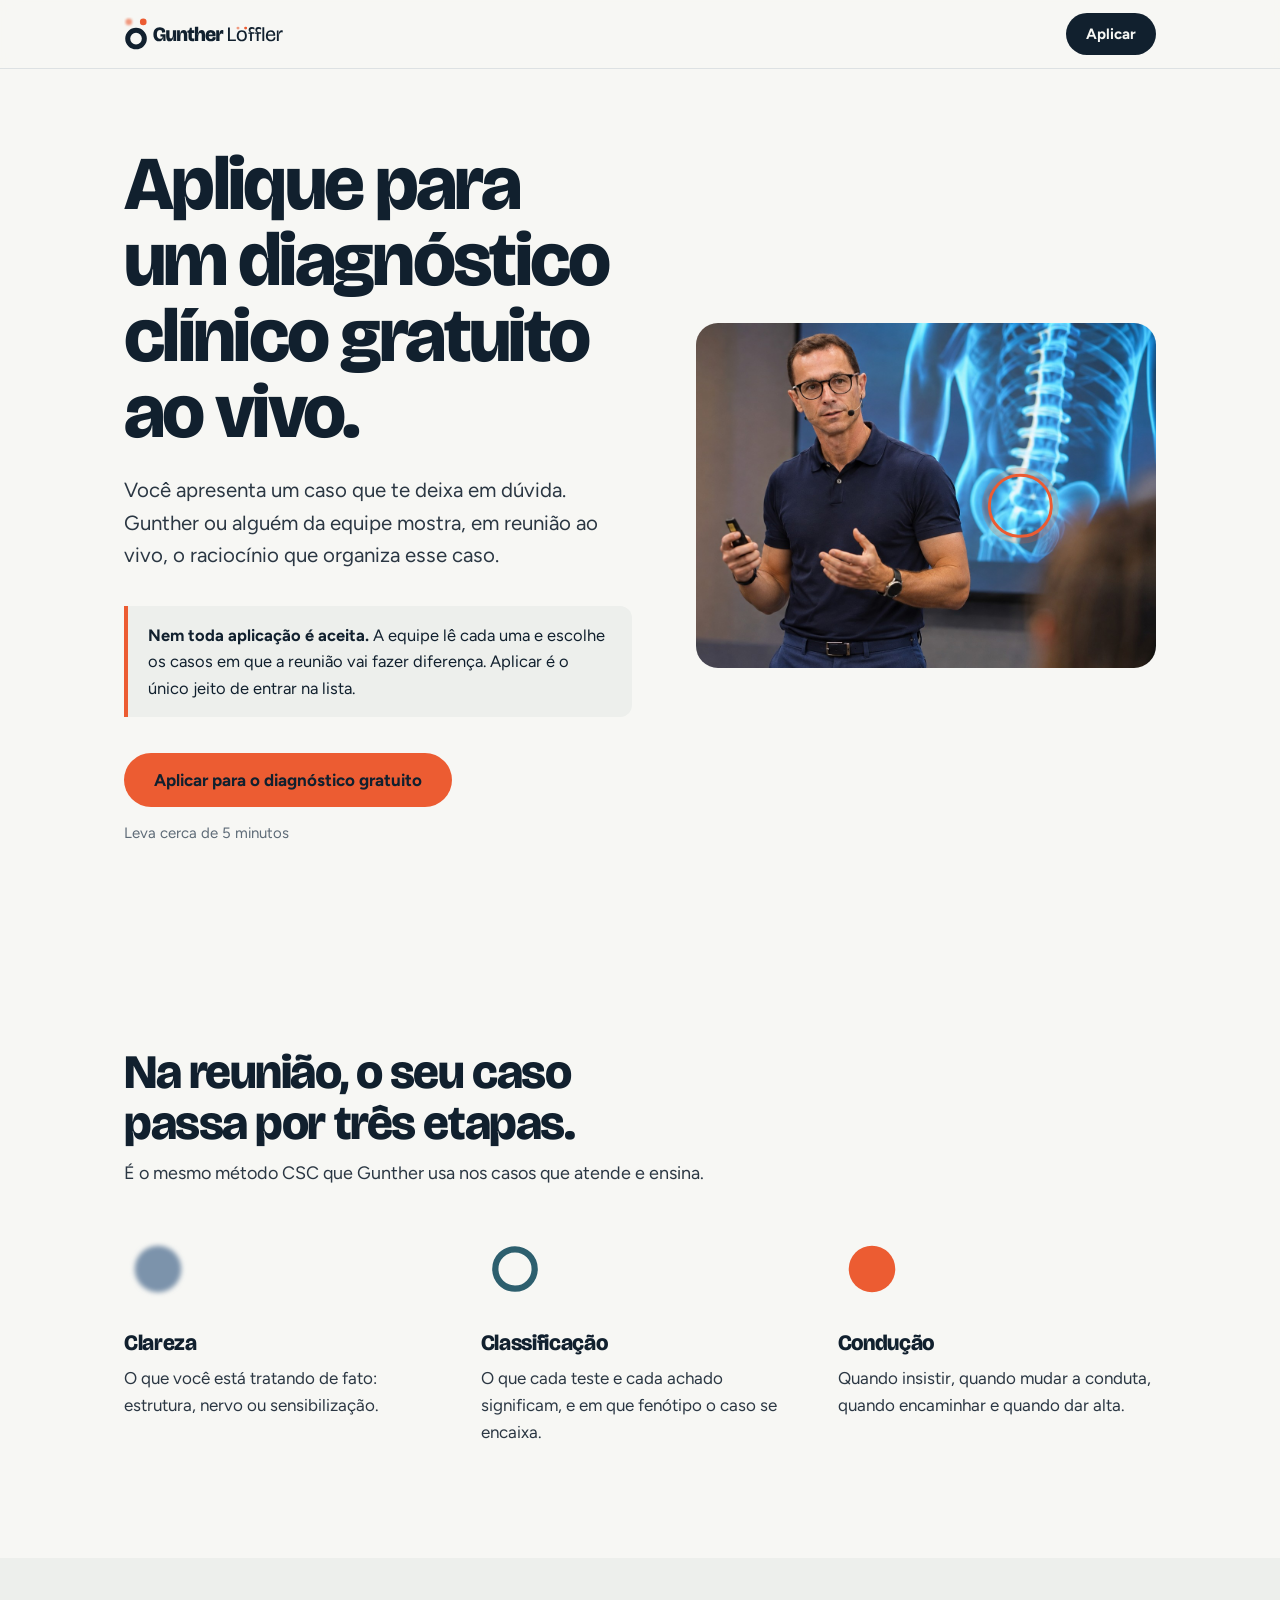
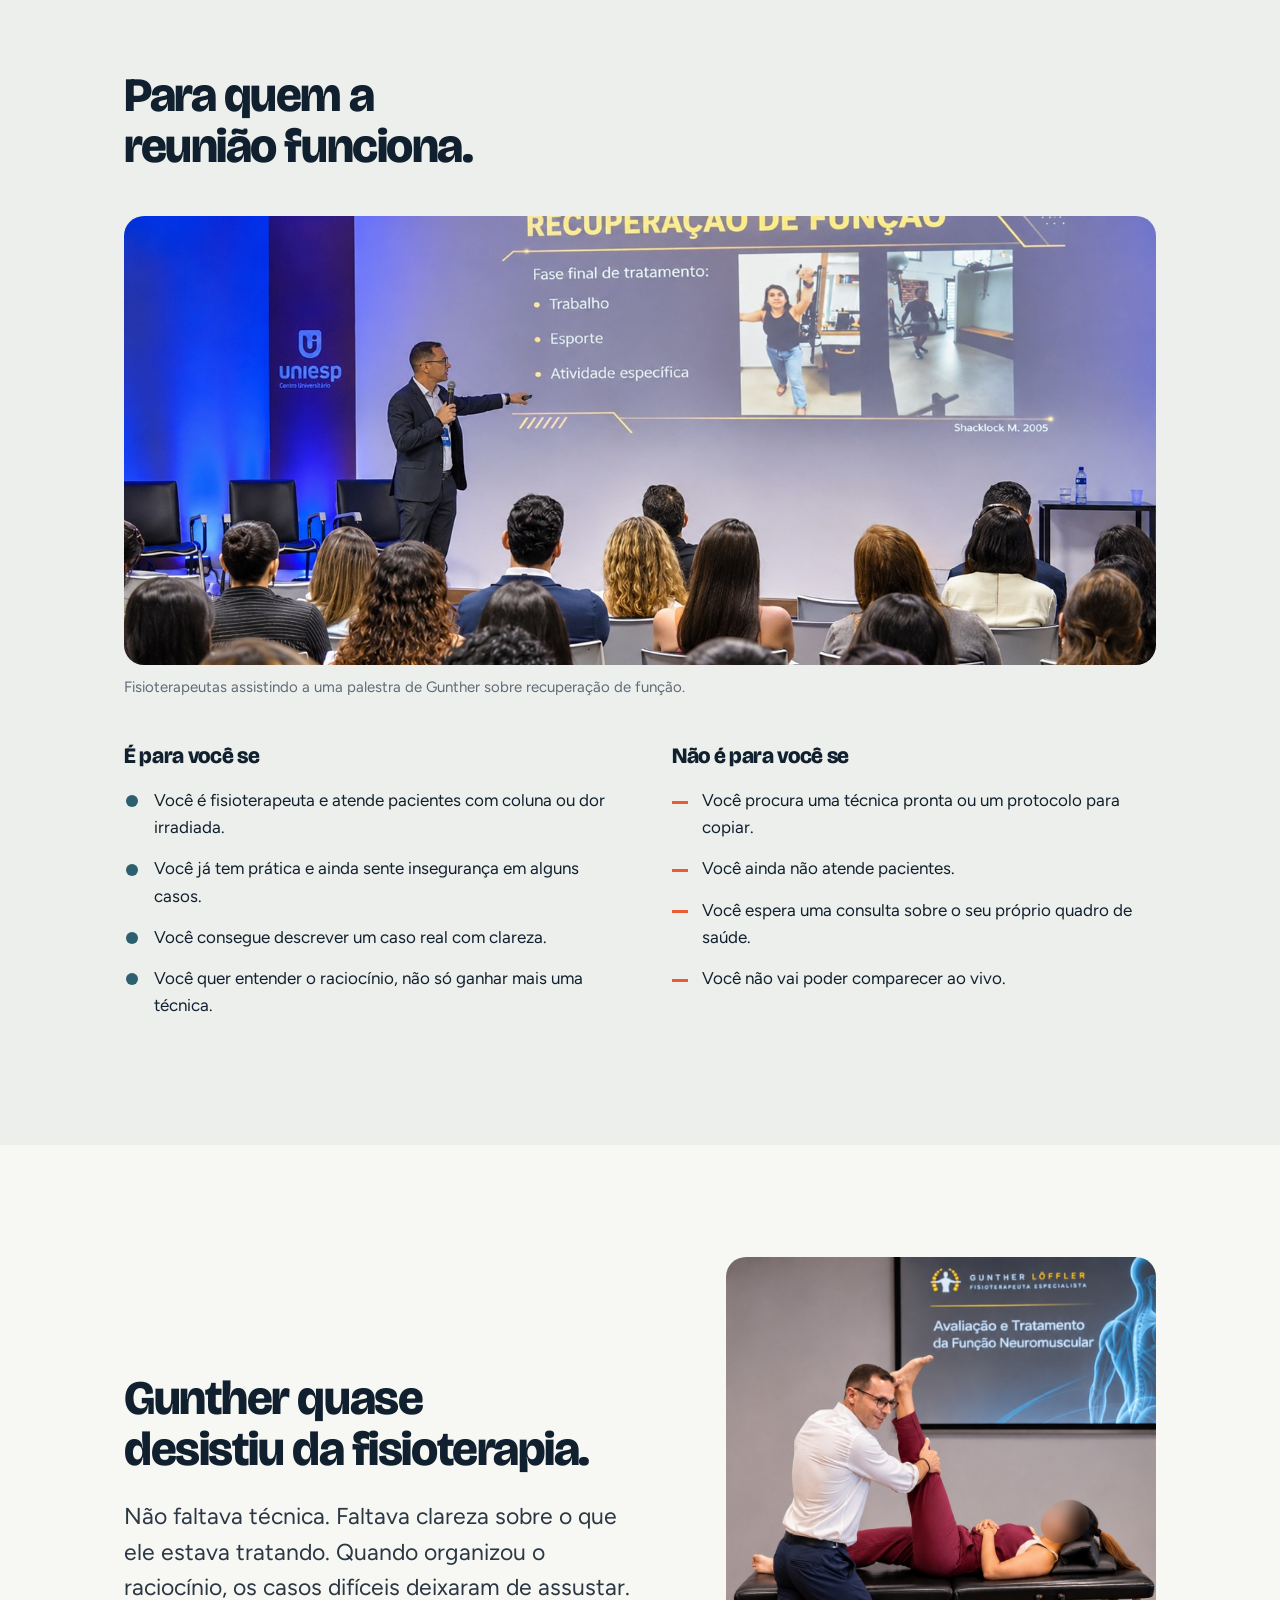
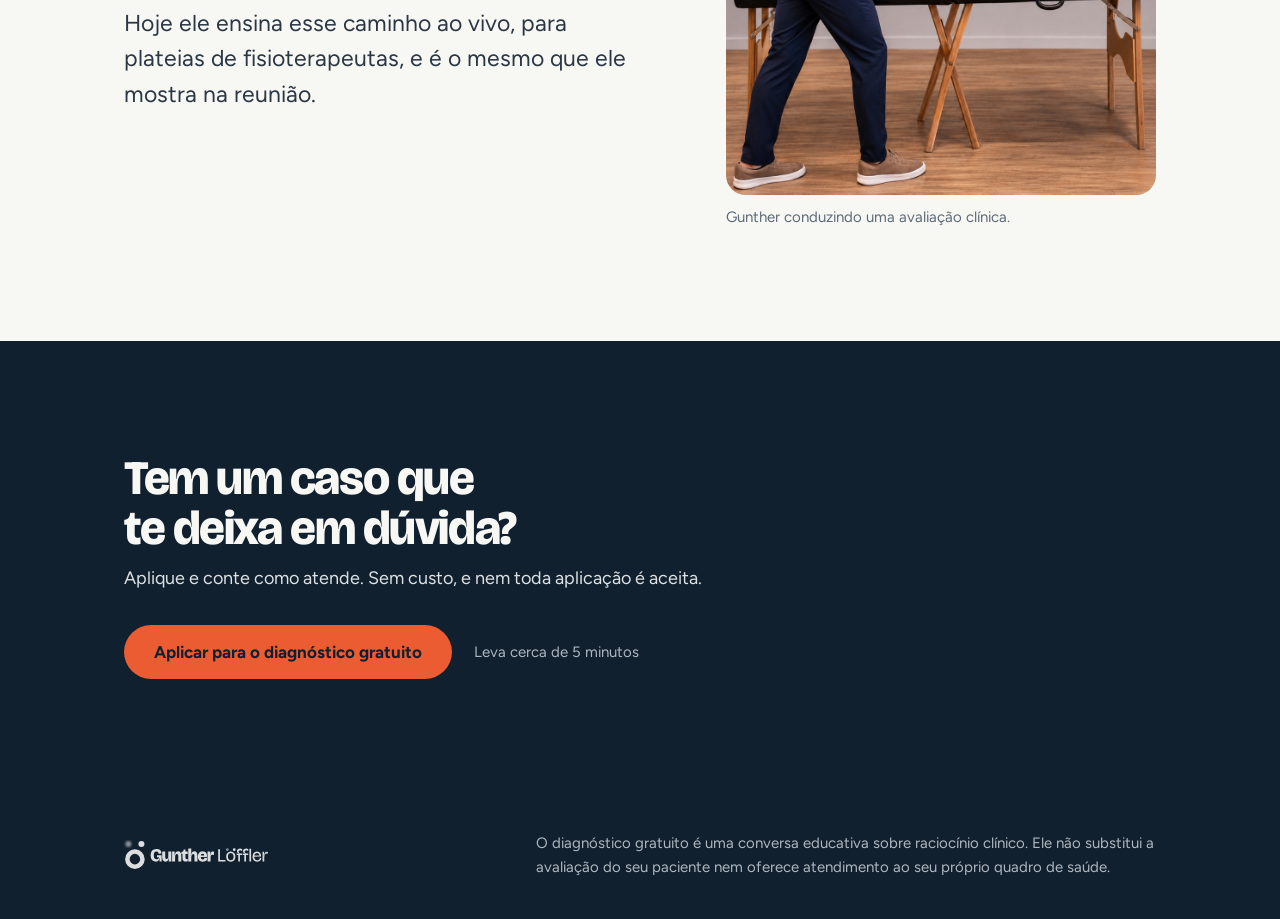
<file: mentoria/index.html>
<!doctype html>
<html lang="pt-BR">
<head>
<meta charset="utf-8">
<meta name="viewport" content="width=device-width,initial-scale=1">
<title>Aplique para o diagnóstico clínico gratuito | Gunther Löffler</title>
<meta name="description" content="Aplique para receber, em reunião ao vivo com Gunther Löffler ou a equipe, o diagnóstico gratuito de um caso que te deixa em dúvida. As vagas são selecionadas.">
<link rel="icon" href="/mentoria/assets/simbolo_cor_difusa.svg" type="image/svg+xml">
<link rel="preconnect" href="https://fonts.googleapis.com">
<link rel="preconnect" href="https://fonts.gstatic.com" crossorigin>
<link rel="stylesheet" href="https://fonts.googleapis.com/css2?family=Figtree:wght@400;500;600;700&display=swap">
<style>
@font-face{font-family:"Bricolage Grotesque";src:url("/mentoria/assets/BricolageGrotesque-opsz96-400.ttf");font-weight:400;font-display:swap}
@font-face{font-family:"Bricolage Grotesque";src:url("/mentoria/assets/BricolageGrotesque-opsz96-800.ttf");font-weight:700 800;font-display:swap}
:root{
  --tinta:#11202E; --papel:#F7F7F4; --nevoa:#EDEFEC;
  --foco:#EC5C32; --foco-esc:#C23A0A; --petroleo:#2D5F6E; --petroleo-c:#6FA3B3; --nevoa-az:#7C93AB;
  --g700:#2B3743; --g500:#5E6B77; --g300:#AEB7BF; --g100:#DDE1E3;
  --f-disp:"Bricolage Grotesque","Segoe UI",Arial,sans-serif;
  --f-body:"Figtree","Segoe UI",Arial,sans-serif;
  --gut:clamp(20px,5vw,72px);
}
*{box-sizing:border-box}
html{scroll-behavior:smooth;-webkit-text-size-adjust:100%}
body{margin:0;background:var(--papel);color:var(--tinta);font:400 18px/1.6 var(--f-body)}
h1,h2,h3,p,ul,ol{margin:0}
ul,ol{padding:0;list-style:none}
:focus-visible{outline:3px solid var(--foco);outline-offset:3px}
.wrap{max-width:1160px;margin-inline:auto;padding-inline:var(--gut)}
section{padding-block:clamp(56px,9vw,112px)}

/* tipografia */
.h1{font:800 clamp(40px,6vw,76px)/1 var(--f-disp);letter-spacing:-.035em;text-wrap:balance}
.h2{font:800 clamp(30px,4vw,48px)/1.06 var(--f-disp);letter-spacing:-.03em;text-wrap:balance;max-width:20ch}
.h3{font:700 22px/1.2 var(--f-disp);letter-spacing:-.015em}
.lead{font-size:clamp(18px,1.6vw,21px);color:var(--g700);max-width:54ch;margin-top:24px}
.emb{display:inline-block;filter:blur(.045em);color:var(--g500)}
.sub{color:var(--g700);margin-top:10px;max-width:54ch}

/* botões */
.btn{display:inline-flex;align-items:center;justify-content:center;min-height:54px;padding:0 30px;border:0;border-radius:999px;background:var(--foco);color:var(--tinta);font:700 17px var(--f-body);cursor:pointer;text-decoration:none;transition:background .2s,transform .2s}
.btn:hover{background:#F27F58}.btn:active{transform:scale(.98)}
.btn.escuro{background:var(--tinta);color:var(--papel)}.btn.escuro:hover{background:var(--g700)}
.btn[disabled]{opacity:.6;cursor:wait}

/* topo */
.topo{position:sticky;top:0;z-index:10;background:rgba(247,247,244,.92);backdrop-filter:blur(8px);border-bottom:1px solid var(--g100)}
.topo .wrap{display:flex;align-items:center;justify-content:space-between;height:68px}
.topo img{height:34px;display:block}
.topo .btn{min-height:42px;padding:0 20px;font-size:15px}

/* hero */
.hero{padding-block:clamp(40px,6vw,84px) clamp(48px,7vw,96px)}
.hero .wrap{display:grid;grid-template-columns:1.05fr .95fr;gap:clamp(32px,5vw,72px);align-items:center}
.hero .acoes{display:flex;flex-wrap:wrap;gap:14px 22px;align-items:center;margin-top:36px}
.hero .acoes span{font-size:15px;color:var(--g500)}
.foto{position:relative;aspect-ratio:4/3;border-radius:22px;overflow:hidden;background:var(--nevoa)}
.foto img{width:100%;height:100%;display:block;object-fit:cover;object-position:100% 50%}
.anel{position:absolute;left:70.5%;top:53%;width:14%;aspect-ratio:1;transform:translate(-50%,-50%);border:3px solid var(--foco);border-radius:50%;box-shadow:0 0 0 6px rgba(236,92,50,.22)}
.seletivo{margin-top:34px;padding:16px 20px;border-left:4px solid var(--foco);background:var(--nevoa);border-radius:0 12px 12px 0;font-size:16.5px;max-width:52ch}
.seletivo b{font-weight:700}

/* como funciona (sequência real) */
.escuro-sec{background:var(--tinta);color:var(--papel)}
.escuro-sec .sub{color:var(--g100)}
.passos{margin-top:48px;display:grid;gap:0;counter-reset:p;max-width:760px}
.passos li{position:relative;padding:0 0 34px 68px;counter-increment:p}
.passos li::before{content:counter(p);position:absolute;left:0;top:-2px;width:44px;height:44px;border-radius:50%;display:grid;place-items:center;font:800 20px var(--f-disp);background:var(--papel);color:var(--tinta)}
.passos li::after{content:"";position:absolute;left:21px;top:50px;bottom:6px;width:2px;background:rgba(247,247,244,.2)}
.passos li:last-child{padding-bottom:0}.passos li:last-child::after{display:none}
.passos li:last-child::before{background:var(--foco)}
.passos .h3{color:var(--papel)}
.passos p{color:var(--g100);margin-top:6px;max-width:52ch;font-size:17px}

/* três etapas */
.tres{margin-top:48px;display:grid;grid-template-columns:repeat(3,1fr);gap:clamp(20px,3vw,44px)}
.tres svg{width:68px;height:68px;overflow:visible;margin-bottom:18px}
.tres p{color:var(--g700);margin-top:8px;font-size:17px}

/* para quem é */
.nev{background:var(--nevoa)}
.duas{margin-top:44px;display:grid;grid-template-columns:1fr 1fr;gap:clamp(28px,5vw,72px)}
.duas h3{margin-bottom:18px}
.lista li{position:relative;padding-left:30px;margin-bottom:14px;font-size:17px}
.sim li::before{content:"";position:absolute;left:2px;top:.5em;width:12px;height:12px;border-radius:50%;background:var(--petroleo)}
.nao li::before{content:"";position:absolute;left:0;top:.8em;width:16px;height:3px;background:var(--foco)}

/* história */
.hist .wrap{display:grid;grid-template-columns:1.1fr .9fr;gap:clamp(28px,6vw,88px);align-items:center}
.hist-txt p{font-size:clamp(19px,1.9vw,23px);line-height:1.55;color:var(--g700);max-width:44ch;margin-top:24px}
figure{margin:0}
figure img{width:100%;height:auto;display:block;object-fit:cover;border-radius:20px;background:var(--nevoa)}
figcaption{font-size:15px;color:var(--g500);margin-top:10px}
.foto-hist img{aspect-ratio:4/5;object-position:50% 50%}
.foto-plateia{margin-top:44px}
.foto-plateia img{aspect-ratio:2.3/1;object-position:50% 36%}
.foto-fim{margin-top:32px}
.foto-fim img{aspect-ratio:5/4;object-position:50% 0}

/* formulário */
.form-sec{background:var(--nevoa)}
.form-sec .wrap{display:grid;grid-template-columns:.8fr 1.2fr;gap:clamp(32px,6vw,88px);align-items:start}
.form-sec aside{position:sticky;top:100px}
.form-sec aside ul{margin-top:28px}
.form-sec aside li{position:relative;padding-left:28px;margin-bottom:12px;font-size:16.5px;color:var(--g700)}
.form-sec aside li::before{content:"";position:absolute;left:2px;top:.55em;width:11px;height:11px;border-radius:50%;background:var(--foco)}
form{background:var(--papel);border-radius:22px;padding:clamp(22px,4vw,44px);box-shadow:0 1px 0 var(--g100)}
.bloco{border:0;padding:0;margin:0 0 34px;min-width:0}
.bloco legend{font:700 22px/1.2 var(--f-disp);letter-spacing:-.015em;margin-bottom:18px;padding:0}
.campo{margin-bottom:20px}
.campo label,.campo .rot{display:block;font-weight:600;font-size:16.5px;margin-bottom:8px}
.campo .ajuda{display:block;font-weight:400;color:var(--g500);font-size:15px;margin-top:2px}
input[type=text],input[type=email],input[type=tel],select,textarea{width:100%;font:400 17px var(--f-body);color:var(--tinta);background:#fff;border:2px solid var(--g100);border-radius:12px;padding:13px 14px;min-height:50px;transition:border-color .2s}
textarea{min-height:130px;resize:vertical;line-height:1.5}
input:hover,select:hover,textarea:hover{border-color:var(--g300)}
input:focus,select:focus,textarea:focus{outline:none;border-color:var(--tinta);box-shadow:0 0 0 3px rgba(236,92,50,.35)}
.dupla{display:grid;grid-template-columns:1fr 1fr;gap:16px}
.pilulas{display:flex;flex-wrap:wrap;gap:8px}
.pilulas label{margin:0}
.pilulas input{position:absolute;opacity:0;width:1px;height:1px}
.pilulas span{display:grid;place-items:center;min-width:44px;height:44px;padding:0 12px;border-radius:999px;border:2px solid var(--g100);background:#fff;font:600 16px var(--f-body);cursor:pointer;transition:all .15s}
.pilulas input:hover+span{border-color:var(--g300)}
.pilulas input:checked+span{background:var(--tinta);border-color:var(--tinta);color:var(--papel)}
.pilulas input:focus-visible+span{outline:3px solid var(--foco);outline-offset:3px}
.escala{display:flex;justify-content:space-between;font-size:14px;color:var(--g500);margin-top:6px;max-width:520px}
.check{display:flex;gap:12px;align-items:flex-start;font-size:15.5px;color:var(--g700)}
.check input{width:22px;height:22px;margin:2px 0 0;accent-color:var(--tinta);flex:none}
.erro{display:none;color:var(--foco-esc);font-size:15px;font-weight:600;margin-top:6px}
.invalido .erro{display:block}
.invalido input[type=text],.invalido input[type=email],.invalido input[type=tel],.invalido select,.invalido textarea{border-color:var(--foco-esc)}
.rodape-form{margin-top:10px;display:flex;flex-wrap:wrap;gap:16px 24px;align-items:center}
.rodape-form small{color:var(--g500);font-size:14.5px;max-width:34ch}
.resumo-erro{display:none;margin-bottom:24px;padding:14px 16px;border-radius:12px;background:#FBE9E2;color:var(--foco-esc);font-weight:600;font-size:16px}
.resumo-erro.on{display:block}

/* confirmação */
.ok{display:none;background:var(--papel);border-radius:22px;padding:clamp(28px,5vw,56px)}
.ok.on{display:block}
.ok svg{width:72px;height:72px;overflow:visible;margin-bottom:20px}
.ok p{margin-top:14px;color:var(--g700);max-width:48ch}
.etapa-nota{display:none;margin:-8px 0 26px;padding:12px 16px;border-radius:12px;background:var(--nevoa);font-size:16px}
.etapa-nota.on{display:block}

footer{background:var(--tinta);color:var(--g300);padding-block:40px;font-size:15px}
footer .wrap{display:flex;flex-wrap:wrap;justify-content:space-between;gap:16px 40px;align-items:center}
footer p{max-width:62ch}

.sr{position:absolute;width:1px;height:1px;overflow:hidden;clip:rect(0 0 0 0)}

/* responsivo */
@media (max-width:900px){
  .hero .wrap,.hist .wrap,.form-sec .wrap{grid-template-columns:1fr}
  .form-sec aside{position:static}
  .tres,.duas{grid-template-columns:1fr}
  .hist .wrap{grid-template-columns:1fr}
  .foto-hist img{aspect-ratio:1/1;object-position:50% 35%}
  .foto-plateia img{aspect-ratio:3/2}
  .foto-fim img{aspect-ratio:3/2}
}
@media (max-width:520px){.dupla{grid-template-columns:1fr}.btn.full{width:100%}.topo .btn{padding:0 16px}}
@media (prefers-reduced-motion:reduce){html{scroll-behavior:auto}*{transition:none!important}}
.fim{background:var(--tinta);color:var(--papel)}
.fim .sub{color:var(--g100)}
.fim .acoes{display:flex;flex-wrap:wrap;gap:14px 22px;align-items:center;margin-top:32px}
.fim .acoes span{font-size:15px;color:var(--g300)}
</style>
</head>
<body>

<header class="topo">
  <div class="wrap">
    <img src="/mentoria/assets/logo-horizontal_cor_difusa.svg" alt="Gunther Löffler" width="160" height="34">
    <a class="btn escuro" href="/aplicar/">Aplicar</a>
  </div>
</header>

<main>
<!-- HERO -->
<section class="hero">
  <div class="wrap">
    <div>
      <h1 class="h1">Aplique para um diagnóstico clínico gratuito ao vivo.</h1>
      <p class="lead">Você apresenta um caso que te deixa em dúvida. Gunther ou alguém da equipe mostra, em reunião ao vivo, o raciocínio que organiza esse caso.</p>
      <p class="seletivo"><b>Nem toda aplicação é aceita.</b> A equipe lê cada uma e escolhe os casos em que a reunião vai fazer diferença. Aplicar é o único jeito de entrar na lista.</p>
      <div class="acoes">
        <a class="btn" href="/aplicar/">Aplicar para o diagnóstico gratuito</a>
        <span>Leva cerca de 5 minutos</span>
      </div>
    </div>
    <div class="foto">
      <img src="/mentoria/assets/gunther-palestra-hero.jpg" alt="Gunther Löffler explicando, com microfone de cabeça, diante de uma radiografia da coluna" width="1600" height="900">
      <span class="anel" aria-hidden="true"></span>
    </div>
  </div>
</section>

<!-- O QUE ACONTECE NA REUNIÃO -->
<section>
  <div class="wrap">
    <h2 class="h2">Na reunião, o seu caso passa por três etapas.</h2>
    <p class="sub">É o mesmo método CSC que Gunther usa nos casos que atende e ensina.</p>
    <div class="tres">
      <div>
        <svg viewBox="0 0 76 76" aria-hidden="true"><defs><filter id="f1" x="-80%" y="-80%" width="260%" height="260%"><feGaussianBlur stdDeviation="3"/></filter></defs><circle cx="38" cy="38" r="26" fill="#7C93AB" filter="url(#f1)"/></svg>
        <h3 class="h3">Clareza</h3>
        <p>O que você está tratando de fato: estrutura, nervo ou sensibilização.</p>
      </div>
      <div>
        <svg viewBox="0 0 76 76" aria-hidden="true"><circle cx="38" cy="38" r="22" fill="none" stroke="#2D5F6E" stroke-width="7"/></svg>
        <h3 class="h3">Classificação</h3>
        <p>O que cada teste e cada achado significam, e em que fenótipo o caso se encaixa.</p>
      </div>
      <div>
        <svg viewBox="0 0 76 76" aria-hidden="true"><circle cx="38" cy="38" r="26" fill="#EC5C32"/></svg>
        <h3 class="h3">Condução</h3>
        <p>Quando insistir, quando mudar a conduta, quando encaminhar e quando dar alta.</p>
      </div>
    </div>
  </div>
</section>

<!-- PARA QUEM É -->
<section class="nev">
  <div class="wrap">
    <h2 class="h2">Para quem a reunião funciona.</h2>
    <figure class="foto-plateia">
      <img src="/mentoria/assets/palestra-plateia.jpg" alt="Gunther Löffler apresentando um slide sobre recuperação de função para uma plateia de fisioterapeutas" width="1400" height="933" loading="lazy">
      <figcaption>Fisioterapeutas assistindo a uma palestra de Gunther sobre recuperação de função.</figcaption>
    </figure>
    <div class="duas">
      <div>
        <h3 class="h3">É para você se</h3>
        <ul class="lista sim">
          <li>Você é fisioterapeuta e atende pacientes com coluna ou dor irradiada.</li>
          <li>Você já tem prática e ainda sente insegurança em alguns casos.</li>
          <li>Você consegue descrever um caso real com clareza.</li>
          <li>Você quer entender o raciocínio, não só ganhar mais uma técnica.</li>
        </ul>
      </div>
      <div>
        <h3 class="h3">Não é para você se</h3>
        <ul class="lista nao">
          <li>Você procura uma técnica pronta ou um protocolo para copiar.</li>
          <li>Você ainda não atende pacientes.</li>
          <li>Você espera uma consulta sobre o seu próprio quadro de saúde.</li>
          <li>Você não vai poder comparecer ao vivo.</li>
        </ul>
      </div>
    </div>
  </div>
</section>

<!-- HISTÓRIA -->
<section class="hist">
  <div class="wrap">
    <div class="hist-txt">
      <h2 class="h2">Gunther quase desistiu da fisioterapia.</h2>
      <p>Não faltava técnica. Faltava clareza sobre o que ele estava tratando. Quando organizou o raciocínio, os casos difíceis deixaram de assustar. Hoje ele ensina esse caminho ao vivo, para plateias de fisioterapeutas, e é o mesmo que ele mostra na reunião.</p>
    </div>
    <figure class="foto-hist">
      <img src="/mentoria/assets/gunther-atendimento.jpg" alt="Gunther Löffler conduzindo a avaliação de uma paciente deitada, com a perna elevada" width="1000" height="1250" loading="lazy">
      <figcaption>Gunther conduzindo uma avaliação clínica.</figcaption>
    </figure>
  </div>
</section>

<!-- CHAMADA FINAL -->
<section class="fim">
  <div class="wrap">
    <h2 class="h2">Tem um caso que te deixa em dúvida?</h2>
    <p class="sub">Aplique e conte como atende. Sem custo, e nem toda aplicação é aceita.</p>
    <div class="acoes"><a class="btn" href="/aplicar/">Aplicar para o diagnóstico gratuito</a><span>Leva cerca de 5 minutos</span></div>
  </div>
</section>
</main>

<footer>
  <div class="wrap">
    <img src="/mentoria/assets/logo-horizontal_cor_difusa.svg" alt="Gunther Löffler" height="30" style="height:30px;filter:brightness(0) invert(1);opacity:.85">
    <p>O diagnóstico gratuito é uma conversa educativa sobre raciocínio clínico. Ele não substitui a avaliação do seu paciente nem oferece atendimento ao seu próprio quadro de saúde.</p>
  </div>
</footer>

</body>
</html>
</file>
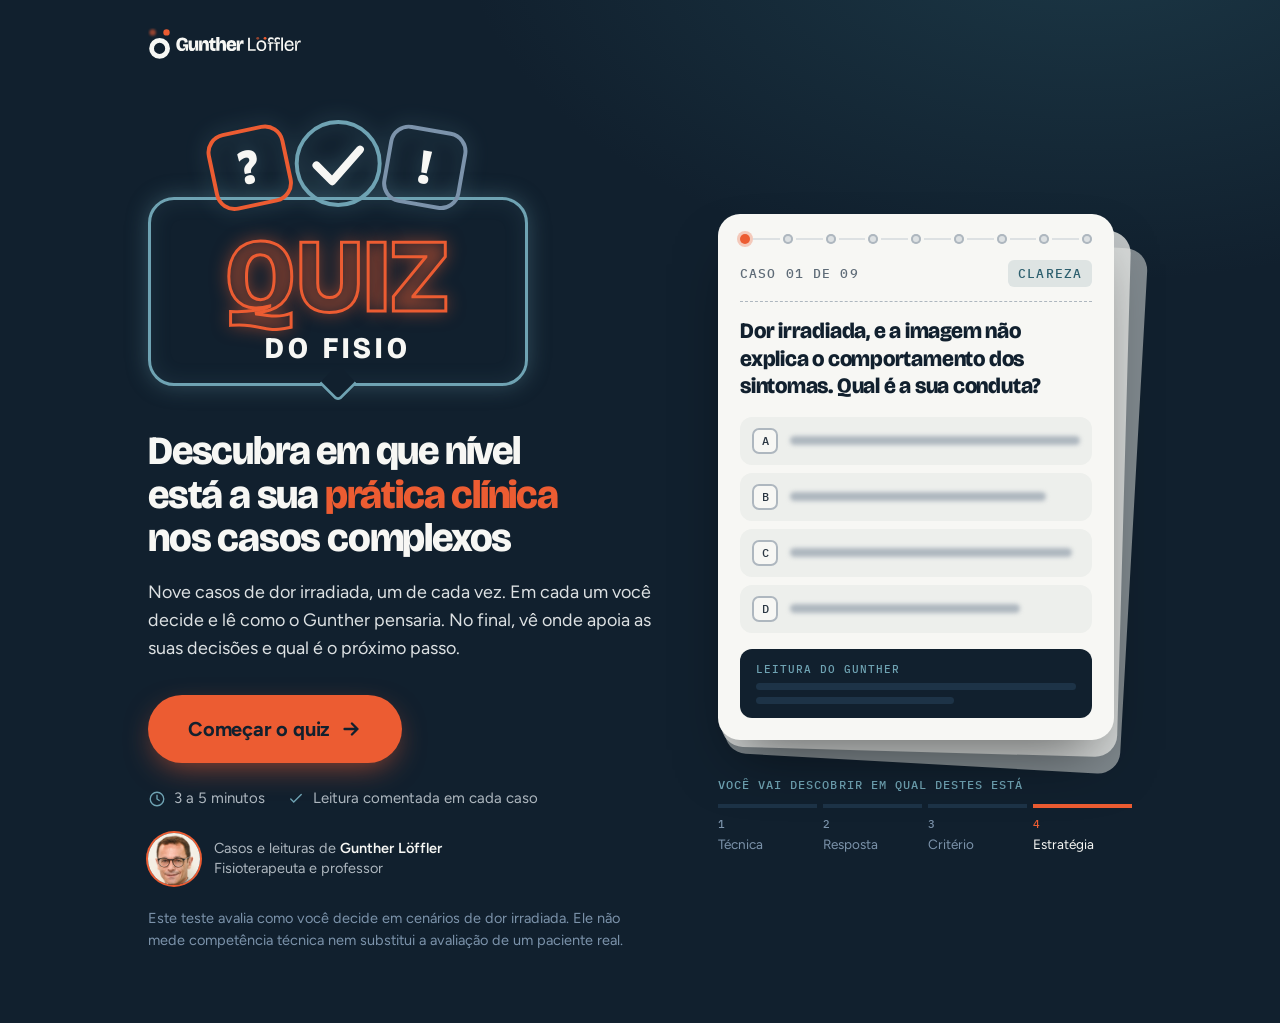
<file: quiz/index.html>
<!doctype html>
<html lang="pt-BR">
<head>
<meta charset="utf-8">
<meta name="viewport" content="width=device-width,initial-scale=1">
<title>Plantão de casos: em que você apoia a decisão? | Gunther Löffler</title>
<meta name="description" content="Nove casos de dor irradiada. Em cada um, você decide e lê como o Gunther pensaria. No final, veja em que você apoia as suas decisões e qual é o seu próximo passo.">
<meta name="theme-color" content="#11202E">
<link rel="icon" href="assets/simbolo_cor_difusa.svg" type="image/svg+xml">
<link rel="preconnect" href="https://fonts.googleapis.com">
<link rel="preconnect" href="https://fonts.gstatic.com" crossorigin>
<link rel="stylesheet" href="https://fonts.googleapis.com/css2?family=Figtree:wght@400;500;600;700&family=IBM+Plex+Mono:wght@500&display=swap">
<style>
@font-face{font-family:"Bricolage Grotesque";src:url("assets/BricolageGrotesque-opsz96-400.ttf");font-weight:400;font-display:swap}
@font-face{font-family:"Bricolage Grotesque";src:url("assets/BricolageGrotesque-opsz96-800.ttf");font-weight:700 800;font-display:swap}

:root{
  --tinta:#11202E; --tinta-2:#162838; --tinta-3:#1D3347; --papel:#F7F7F4; --nevoa:#EDEFEC;
  --foco:#EC5C32; --foco-esc:#C23A0A; --foco-cl:#F27F58;
  --petroleo:#2D5F6E; --petroleo-c:#6FA3B3; --nevoa-az:#7C93AB;
  --g700:#2B3743; --g500:#5E6B77; --g300:#AEB7BF; --g100:#DDE1E3;
  --f-disp:"Bricolage Grotesque","Segoe UI",Arial,sans-serif;
  --f-body:"Figtree","Segoe UI",Arial,sans-serif;
  --f-mono:"IBM Plex Mono",Consolas,monospace;
  --gut:clamp(18px,5vw,48px);
}
*{box-sizing:border-box}
html{-webkit-text-size-adjust:100%}
body{margin:0;min-height:100vh;min-height:100dvh;background:var(--tinta);color:var(--papel);font:400 18px/1.55 var(--f-body);
  background-image:radial-gradient(900px 520px at 85% -8%,rgba(45,95,110,.38),transparent 70%)}
h1,h2,h3,p,ol,ul,figure{margin:0}
ol,ul{padding:0;list-style:none}
button,input,select{font:inherit;color:inherit}
:focus-visible{outline:3px solid var(--foco);outline-offset:3px}
.mono{font:500 12.5px/1.2 var(--f-mono);letter-spacing:.09em;text-transform:uppercase}
[hidden]{display:none!important}

/* ---------- estrutura ---------- */
.topo{display:flex;align-items:center;justify-content:space-between;gap:16px;max-width:1080px;margin:0 auto;padding:clamp(16px,2.6vw,28px) var(--gut) 0}
.topo img{height:32px;width:auto;display:block}
.sair{background:none;border:0;padding:8px 0;font-size:15px;color:var(--g300);cursor:pointer;text-decoration:underline;text-underline-offset:3px}
.sair[hidden]{display:none}
main{max-width:1080px;margin:0 auto;padding:clamp(24px,4.5vw,56px) var(--gut) 72px}
.tela[hidden]{display:none}
.entra{animation:entra .45s cubic-bezier(.2,.7,.2,1) both}
@keyframes entra{from{opacity:0;transform:translateY(10px)}to{opacity:1;transform:none}}
@media (prefers-reduced-motion:reduce){.entra{animation:none}*{transition:none!important}}

/* ---------- botões ---------- */
.btn{display:inline-flex;align-items:center;justify-content:center;gap:10px;min-height:54px;padding:0 30px;border:0;border-radius:999px;
  background:var(--foco);color:var(--tinta);font:700 17px var(--f-body);cursor:pointer;text-decoration:none;text-align:center;transition:background .2s,transform .2s}
.btn:hover{background:var(--foco-cl)}
.btn:active{transform:scale(.98)}
.btn[disabled]{opacity:.55;cursor:not-allowed}
.btn.sec{background:transparent;color:var(--papel);box-shadow:inset 0 0 0 2px rgba(247,247,244,.35)}
.btn.sec:hover{background:transparent;box-shadow:inset 0 0 0 2px var(--papel)}
.btn.claro{background:var(--tinta);color:var(--papel)}
.btn.claro:hover{background:var(--g700)}
.btn.sec-claro{background:transparent;color:var(--tinta);box-shadow:inset 0 0 0 2px var(--g300)}
.btn.sec-claro:hover{background:transparent;box-shadow:inset 0 0 0 2px var(--tinta)}
.acoes{display:flex;flex-wrap:wrap;gap:12px 14px;align-items:center}

/* ---------- intro ---------- */
.intro{display:grid;grid-template-columns:1.1fr .9fr;gap:clamp(28px,5vw,64px);align-items:center}
.selo{display:inline-flex;align-items:center;gap:10px;color:var(--petroleo-c)}
.selo::before{content:"";width:10px;height:10px;background:var(--foco);border-radius:2px}
.titulo{font:800 clamp(36px,5.6vw,68px)/1.02 var(--f-disp);letter-spacing:-.03em;text-wrap:balance;margin-top:18px}
.titulo em{font-style:normal;color:var(--foco)}
.sr{position:absolute;width:1px;height:1px;overflow:hidden;clip:rect(0 0 0 0);white-space:nowrap}
.emblema{width:min(100%,380px)}
.fichas{display:block;width:78%;margin:0 auto -14px;position:relative;z-index:2;filter:drop-shadow(0 0 10px rgba(111,163,179,.45))}
.balao{position:relative;display:flex;flex-direction:column;align-items:center;padding:30px 20px 20px;border:3px solid var(--petroleo-c);border-radius:26px;
  box-shadow:0 0 22px rgba(111,163,179,.35),inset 0 0 22px rgba(111,163,179,.12)}
.balao::after{content:"";position:absolute;left:50%;bottom:-14px;width:24px;height:24px;background:var(--tinta);border:3px solid var(--petroleo-c);border-width:0 3px 3px 0;border-radius:0 0 6px 0;transform:translateX(-50%) rotate(45deg)}
.quiz-g{font:800 clamp(64px,10vw,104px)/.9 var(--f-disp);letter-spacing:.02em;text-transform:uppercase;color:transparent;-webkit-text-stroke:3px var(--foco);
  text-shadow:0 0 18px rgba(236,92,50,.55)}
.quiz-p{font:800 clamp(22px,3vw,30px)/1 var(--f-disp);letter-spacing:.14em;text-transform:uppercase;color:var(--papel);margin-top:10px}
.intro .titulo{font-size:clamp(26px,3.2vw,40px);max-width:24ch;margin-top:44px;line-height:1.08}
.intro .lead{font-size:clamp(17px,1.4vw,19px)}
.intro .lead{margin-top:18px}
.intro .chips{margin-top:24px}
.intro .autor{margin-top:22px}
.lead{font-size:clamp(18px,1.6vw,21px);color:var(--g100);margin-top:22px;max-width:50ch}
.intro .acoes{margin-top:34px}
.chips{display:flex;flex-wrap:wrap;gap:10px 22px;margin-top:30px;font-size:15px;color:var(--g300)}
.chips span{display:inline-flex;align-items:center;gap:8px}
.chips svg{width:18px;height:18px;flex:none;stroke:var(--petroleo-c)}
.nota{font-size:14.5px;color:var(--nevoa-az);margin-top:22px;max-width:56ch}
.foto{position:relative;border-radius:22px;overflow:hidden;background:var(--tinta-2);aspect-ratio:4/5}
.foto img{width:100%;height:100%;object-fit:cover;object-position:68% 40%;display:block}
.foto::after{content:"";position:absolute;inset:0;background:linear-gradient(to top,rgba(17,32,46,.88),rgba(17,32,46,0) 42%)}
.foto figcaption{position:absolute;left:20px;right:20px;bottom:18px;z-index:2;color:var(--papel)}
.foto figcaption b{display:block;font:800 22px/1.15 var(--f-disp);letter-spacing:-.02em;margin-top:6px}

/* botão principal da capa: maior e com pulso suave */
.btn.comecar{min-height:68px;padding:0 40px;font-size:20px;letter-spacing:-.01em;box-shadow:0 10px 30px -8px rgba(236,92,50,.65);animation:pulsa 2.6s ease-in-out infinite}
.btn.comecar svg{transition:transform .2s}
.btn.comecar:hover svg{transform:translateX(4px)}
@keyframes pulsa{0%,100%{box-shadow:0 10px 30px -8px rgba(236,92,50,.65),0 0 0 0 rgba(236,92,50,.45)}60%{box-shadow:0 10px 30px -8px rgba(236,92,50,.65),0 0 0 14px rgba(236,92,50,0)}}
@media (prefers-reduced-motion:reduce){.btn.comecar{animation:none}}
@media (max-width:820px){.btn.comecar{width:100%}}
/* ---------- capa: vitrine do jogo ---------- */
.autor{display:flex;align-items:center;gap:14px;margin-top:30px;font-size:14.5px;line-height:1.35;color:var(--g300)}
.autor b{color:var(--papel);font-weight:600}
.av{flex:none;width:52px;height:52px;border-radius:50%;overflow:hidden;background:var(--tinta-3);box-shadow:0 0 0 2px var(--foco)}
.av img{width:100%;height:100%;object-fit:cover;display:block}
.vitrine{min-width:0}
.baralho{position:relative;padding:0 0 26px;margin-right:18px}
.carta{border-radius:22px}
.carta.c1{position:relative;z-index:3;padding:20px 22px 22px;box-shadow:0 30px 60px -20px rgba(0,0,0,.55);animation:flutua 6s ease-in-out infinite}
.carta.c2,.carta.c3{position:absolute;left:0;right:0;top:0;bottom:26px;background:var(--nevoa)}
.carta.c2{z-index:2;transform:translate(10px,12px) rotate(1.6deg);opacity:.78}
.carta.c3{z-index:1;transform:translate(20px,24px) rotate(3.2deg);opacity:.5}
@keyframes flutua{0%,100%{transform:translateY(0)}50%{transform:translateY(-6px)}}
.mini-trilha{display:flex;align-items:center;margin-bottom:16px}
.mini-trilha li{flex:1;display:flex;align-items:center}
.mini-trilha li:last-child{flex:none}
.mini-trilha i{flex:none;width:10px;height:10px;border-radius:50%;background:var(--g100);box-shadow:inset 0 0 0 2px var(--g300)}
.mini-trilha li::after{content:"";flex:1;height:2px;background:var(--g100);margin:0 3px}
.mini-trilha li:last-child::after{display:none}
.mini-trilha li.on i{background:var(--foco);box-shadow:0 0 0 3px rgba(236,92,50,.3)}
.mini-q{font:700 clamp(18px,1.9vw,22px)/1.25 var(--f-disp);letter-spacing:-.01em;margin-top:16px;text-wrap:balance}
.mini-ops{display:grid;gap:8px;margin-top:16px}
.mo{display:flex;align-items:center;gap:12px;padding:11px 12px;border-radius:12px;background:var(--nevoa);box-shadow:inset 0 0 0 2px transparent}
.mo .let{flex:none;display:grid;place-items:center;width:26px;height:26px;border-radius:7px;background:var(--papel);box-shadow:inset 0 0 0 2px var(--g300);font:500 12px var(--f-mono);color:var(--g700)}
.mo .fio{display:block;height:9px;width:var(--w);border-radius:5px;background:var(--g300);filter:blur(2.2px);transition:filter .6s,background .6s}
.mo{animation:foca 8s infinite}
.mo:nth-child(1){animation-delay:0s}.mo:nth-child(2){animation-delay:2s}.mo:nth-child(3){animation-delay:4s}.mo:nth-child(4){animation-delay:6s}
@keyframes foca{0%,3%{background:var(--nevoa);box-shadow:inset 0 0 0 2px transparent}8%,22%{background:#E3EEF1;box-shadow:inset 0 0 0 2px var(--petroleo)}28%,100%{background:var(--nevoa);box-shadow:inset 0 0 0 2px transparent}}
.mo .fio{animation:nitido 8s infinite}
.mo:nth-child(1) .fio{animation-delay:0s}.mo:nth-child(2) .fio{animation-delay:2s}.mo:nth-child(3) .fio{animation-delay:4s}.mo:nth-child(4) .fio{animation-delay:6s}
@keyframes nitido{0%,3%{filter:blur(2.2px);background:var(--g300)}8%,22%{filter:blur(0);background:var(--petroleo)}28%,100%{filter:blur(2.2px);background:var(--g300)}}
.mini-leitura{margin-top:16px;padding:14px 16px;border-radius:12px;background:var(--tinta);display:grid;gap:7px}
.mini-leitura .mono{color:var(--petroleo-c);font-size:11px}
.mini-leitura i{display:block;height:7px;border-radius:4px;background:var(--tinta-3)}
.mini-leitura i:last-child{width:62%}
.vit-leg{color:var(--petroleo-c);margin-top:12px;font-size:11.5px}
.regua.mini{margin-top:12px;max-width:none;gap:6px;grid-template-columns:repeat(4,1fr)}
@media (max-width:420px){.regua.mini li{font-size:12.5px}}
.regua.mini li{padding-top:9px;font-size:13.5px}
.regua.mini li b{font-size:11px}
.regua.mini li:last-child{border-top-color:var(--foco);color:var(--papel)}
.regua.mini li:last-child b{color:var(--foco)}
@media (prefers-reduced-motion:reduce){.carta.c1,.mo,.mo .fio{animation:none}.mo .fio{filter:none}}

/* ---------- trilha de decisão ---------- */
.trilha{display:flex;align-items:center;margin-bottom:26px}
.trilha li{flex:1;display:flex;align-items:center}
.trilha li:last-child{flex:none}
.trilha i{flex:none;width:14px;height:14px;border-radius:50%;background:var(--tinta-3);box-shadow:inset 0 0 0 2px var(--g500);transition:all .3s}
.trilha li::after{content:"";flex:1;height:2px;background:var(--tinta-3);margin:0 4px}
.trilha li:last-child::after{display:none}
.trilha li.ok i{background:var(--foco);box-shadow:none}
.trilha li.ok::after{background:var(--foco)}
.trilha li.on i{background:var(--papel);box-shadow:0 0 0 4px rgba(236,92,50,.45)}

/* ---------- prontuário (caso) ---------- */
.pront{background:var(--papel);color:var(--tinta);border-radius:22px;padding:clamp(20px,3.4vw,40px);max-width:820px}
.pront-top{display:flex;justify-content:space-between;align-items:center;gap:12px;padding-bottom:14px;border-bottom:1px dashed var(--g300);color:var(--g500)}
.pilar-tag{color:var(--petroleo);background:rgba(45,95,110,.12);padding:6px 10px;border-radius:6px}
.q-texto{font:700 clamp(22px,2.7vw,30px)/1.22 var(--f-disp);letter-spacing:-.015em;text-wrap:balance;margin-top:22px}
.opcoes{display:grid;gap:10px;margin-top:24px}
.op{display:flex;gap:14px;align-items:flex-start;text-align:left;width:100%;padding:15px 16px;border:0;border-radius:14px;
  background:var(--nevoa);box-shadow:inset 0 0 0 2px transparent;font-size:17px;line-height:1.45;cursor:pointer;transition:background .2s,box-shadow .2s}
.op .let{flex:none;display:grid;place-items:center;width:30px;height:30px;border-radius:8px;background:var(--papel);box-shadow:inset 0 0 0 2px var(--g300);font:500 13px var(--f-mono);color:var(--g700)}
.op .tx{flex:1;padding-top:3px}
.op:hover:not([disabled]){background:var(--g100)}
.op[disabled]{cursor:default}
.op.melhor{background:#E3EEF1;box-shadow:inset 0 0 0 2px var(--petroleo)}
.op.melhor .let{background:var(--petroleo);color:var(--papel);box-shadow:none}
.op.sua:not(.melhor){background:#FBEBE4;box-shadow:inset 0 0 0 2px var(--foco-esc)}
.op.sua:not(.melhor) .let{background:var(--foco-esc);color:var(--papel);box-shadow:none}
.op.apagada{opacity:.55}
.etq{display:block;font:500 11.5px var(--f-mono);letter-spacing:.08em;text-transform:uppercase;margin-bottom:4px}
.op.melhor .etq{color:var(--petroleo)}
.op.sua:not(.melhor) .etq{color:var(--foco-esc)}
.leitura{margin-top:22px;padding:18px 20px;border-radius:14px;background:var(--tinta);color:var(--papel)}
.leitura[hidden]{display:none}
.leitura .mono{color:var(--petroleo-c)}
.leitura p{margin-top:8px;font-size:17px;color:var(--g100);max-width:60ch}
.pront .acoes{margin-top:22px;justify-content:flex-end}
.pront .acoes[hidden]{display:none}

/* ---------- formulário ---------- */
.gate{max-width:820px}
.gate .titulo{font-size:clamp(32px,4.4vw,52px)}
.form{margin-top:30px;background:var(--papel);color:var(--tinta);border-radius:22px;padding:clamp(20px,3.4vw,40px);display:grid;gap:18px}
.campo{display:grid;gap:7px}
.campo label,.campo .rot{font-weight:600;font-size:16px}
.campo .opc{font-weight:400;color:var(--g500)}
.campo input[type=text],.campo input[type=email],.campo input[type=tel],.campo select{width:100%;min-height:52px;padding:0 16px;border:0;border-radius:12px;background:var(--nevoa);box-shadow:inset 0 0 0 2px transparent;font-size:17px;color:var(--tinta)}
.campo input:focus,.campo select:focus{outline:none;box-shadow:inset 0 0 0 2px var(--tinta);background:var(--papel)}
.campo.erro input,.campo.erro select{box-shadow:inset 0 0 0 2px var(--foco-esc)}
.msg{display:none;font-size:14.5px;color:var(--foco-esc)}
.campo.erro .msg{display:block}
.duas{display:grid;grid-template-columns:1fr 1fr;gap:18px}
.aceite{display:flex;gap:12px;align-items:flex-start;font-size:15px;color:var(--g700)}
.aceite input{flex:none;width:22px;height:22px;margin:2px 0 0;accent-color:var(--foco-esc)}
.aceite.erro{color:var(--foco-esc)}
.ajuda{font-size:14.5px;color:var(--g500)}
.hp{position:absolute;left:-9999px;width:1px;height:1px;overflow:hidden}
.form .acoes{margin-top:4px}

/* ---------- resultado ---------- */
.res-topo{max-width:820px}
.regua{display:grid;grid-template-columns:repeat(4,1fr);gap:6px;margin-top:34px;max-width:820px}
.regua li{padding-top:12px;border-top:4px solid var(--tinta-3);font-size:14.5px;line-height:1.3;color:var(--nevoa-az)}
.regua li b{display:block;font:500 12px var(--f-mono);letter-spacing:.08em;text-transform:uppercase;margin-bottom:5px}
.regua li.on{border-top-color:var(--foco);color:var(--papel)}
.regua li.on b{color:var(--foco)}
.regua li.pass{border-top-color:var(--petroleo)}
.res-card{background:var(--papel);color:var(--tinta);border-radius:22px;padding:clamp(20px,3.4vw,40px);margin-top:30px;max-width:820px}
.res-card h3{font:800 clamp(22px,2.6vw,28px)/1.15 var(--f-disp);letter-spacing:-.02em}
.res-card > p{color:var(--g700);margin-top:8px;max-width:58ch}
.pil{padding:20px 0;border-bottom:1px solid var(--g100)}
.pil:last-child{border-bottom:0;padding-bottom:0}
.pil-h{display:flex;flex-wrap:wrap;justify-content:space-between;align-items:baseline;gap:4px 14px}
.pil-h h4{font:700 20px/1.2 var(--f-disp);margin:0}
.pil-h span{font:500 13px var(--f-mono);letter-spacing:.06em;text-transform:uppercase;color:var(--g500)}
.pil.fraco .pil-h span{color:var(--foco-esc)}
.seg{display:flex;gap:5px;margin:12px 0 10px}
.seg i{flex:1;height:12px;border-radius:3px;background:var(--g100);position:relative;overflow:hidden}
.seg i b{position:absolute;inset:0 auto 0 0;background:var(--petroleo);border-radius:3px}
.pil.fraco .seg i b{background:var(--foco)}
.pil p{font-size:16px;color:var(--g700);max-width:58ch}
.prox{margin-top:30px;max-width:820px;padding:clamp(22px,3.4vw,38px);border-radius:22px;background:var(--tinta-2);box-shadow:inset 0 0 0 1px var(--tinta-3)}
.prox h3{font:800 clamp(24px,3vw,34px)/1.1 var(--f-disp);letter-spacing:-.025em;text-wrap:balance}
.prox p{color:var(--g100);margin-top:12px;max-width:54ch}
.prox .acoes{margin-top:24px}
.passo{max-width:820px;margin-top:34px;padding:4px 0 4px 22px;border-left:4px solid var(--foco)}
.passo .mono{color:var(--foco)}
.passo h3{font:800 clamp(24px,3vw,34px)/1.12 var(--f-disp);letter-spacing:-.025em;text-wrap:balance;margin-top:12px}
.passo h3 em{font-style:normal;color:var(--foco)}
.passo p{margin-top:14px;font-size:clamp(17px,1.5vw,19px);color:var(--g100);max-width:56ch}
.passo .mono + div p:first-child{margin-top:12px}
.passo p strong{color:var(--papel);font-weight:700;text-transform:uppercase;letter-spacing:.02em;background:rgba(236,92,50,.22);box-shadow:0 0 0 3px rgba(236,92,50,.22);border-radius:4px}
.prox h3 em{font-style:normal;color:var(--foco)}
.prox p strong{color:var(--papel);font-weight:700;background:rgba(236,92,50,.22);box-shadow:0 0 0 3px rgba(236,92,50,.22);border-radius:4px}
.destaques{display:flex;flex-wrap:wrap;gap:10px;margin-bottom:18px}
.pill{display:inline-flex;align-items:center;min-height:38px;padding:0 18px;border-radius:999px;font:700 14px var(--f-mono);letter-spacing:.08em;text-transform:uppercase;box-shadow:inset 0 0 0 2px var(--foco);color:var(--foco)}
.pill.on{background:var(--foco);color:var(--tinta)}
.formacao{display:flex;flex-wrap:wrap;align-items:center;justify-content:space-between;gap:16px 24px;max-width:820px;margin-top:16px;padding:20px 24px;border-radius:18px;box-shadow:inset 0 0 0 1px var(--tinta-3)}
.formacao h4{font:800 19px/1.2 var(--f-disp);letter-spacing:-.015em;margin:0}
.formacao p{font-size:15.5px;color:var(--g300);margin-top:6px;max-width:48ch}
.formacao .btn{min-height:46px;padding:0 22px;font-size:15.5px}
@media (max-width:820px){.formacao .btn{width:100%}}
.video{margin-top:22px;border-radius:16px;overflow:hidden;background:#000;aspect-ratio:16/9;max-width:640px}
.video[hidden],.op-res[hidden]{display:none}
.video iframe,.video video{width:100%;height:100%;border:0;display:block}
.op-res{display:grid;grid-template-columns:1fr 1fr;gap:14px;margin-top:24px}
.card-op{padding:20px;border-radius:16px;background:var(--tinta);box-shadow:inset 0 0 0 1px var(--tinta-3);display:flex;flex-direction:column;align-items:flex-start}
.card-op .mono{color:var(--foco)}
.card-op h4{font:800 20px/1.2 var(--f-disp);letter-spacing:-.015em;margin:10px 0 0}
.card-op p{font-size:15.5px;color:var(--g300);margin-top:8px;flex:1}
.card-op .acoes{margin-top:16px;gap:10px}
.card-op .btn{min-height:46px;padding:0 20px;font-size:15.5px}
@media (max-width:820px){.op-res{grid-template-columns:1fr}.card-op .btn{width:100%}}
.rodape-res{margin-top:22px;max-width:820px;display:flex;flex-wrap:wrap;gap:10px 22px;align-items:center;font-size:14.5px;color:var(--nevoa-az)}
.link{background:none;border:0;padding:8px 0;color:var(--g300);cursor:pointer;text-decoration:underline;text-underline-offset:3px;font-size:15px}

@media (max-width:820px){
  .intro{grid-template-columns:1fr}
  .foto{aspect-ratio:16/11;order:-1}
  .foto img{object-position:70% 36%}
  .duas{grid-template-columns:1fr}
  .regua{grid-template-columns:1fr 1fr}
  .btn{width:100%}
  .pront .acoes{justify-content:stretch}
}
</style>
</head>
<body>

<header class="topo">
  <img src="assets/logo-horizontal_negativo_difusa.svg" alt="Gunther Löffler" width="150" height="32">
  <button class="sair" id="recomecar" type="button" hidden>Recomeçar</button>
</header>

<main id="conteudo" tabindex="-1">

  <!-- INTRO -->
  <section class="tela intro" id="tIntro">
    <div>
      <div class="emblema" aria-hidden="true">
        <svg class="fichas" viewBox="0 0 300 96" fill="none" stroke-linecap="round" stroke-linejoin="round">
          <g transform="rotate(-12 62 50)"><rect x="22" y="14" width="76" height="76" rx="18" stroke="#EC5C32" stroke-width="4"/><text x="60" y="68" text-anchor="middle" font-family="Bricolage Grotesque,Arial" font-weight="800" font-size="50" fill="#F7F7F4">?</text></g>
          <circle cx="150" cy="48" r="42" stroke="#6FA3B3" stroke-width="4"/><path d="M128 50l16 16 28-32" stroke="#F7F7F4" stroke-width="8"/>
          <g transform="rotate(10 238 50)"><rect x="200" y="14" width="76" height="76" rx="18" stroke="#7C93AB" stroke-width="4"/><text x="238" y="68" text-anchor="middle" font-family="Bricolage Grotesque,Arial" font-weight="800" font-size="50" fill="#F7F7F4">!</text></g>
        </svg>
        <div class="balao"><span class="quiz-g">Quiz</span><span class="quiz-p">do Fisio</span></div>
      </div>
      <h1 class="titulo"><span class="sr">Quiz do Fisio. </span>Descubra em que nível está a sua <em>prática clínica</em> nos casos complexos</h1>
      <p class="lead">Nove casos de dor irradiada, um de cada vez. Em cada um você decide e lê como o Gunther pensaria. No final, vê onde apoia as suas decisões e qual é o próximo passo.</p>
      <div class="acoes"><button class="btn comecar" id="comecar" type="button">Começar o quiz <svg viewBox="0 0 24 24" width="22" height="22" fill="none" stroke="currentColor" stroke-width="2.6" stroke-linecap="round" stroke-linejoin="round" aria-hidden="true"><path d="M5 12h14M13 6l6 6-6 6"/></svg></button></div>
      <div class="chips">
        <span><svg viewBox="0 0 24 24" fill="none" stroke-width="1.8" stroke-linecap="round" aria-hidden="true"><circle cx="12" cy="12" r="9"/><path d="M12 7v5l3 2"/></svg>3 a 5 minutos</span>
        <span><svg viewBox="0 0 24 24" fill="none" stroke-width="1.8" stroke-linecap="round" aria-hidden="true"><path d="M5 12l4 4 10-10"/></svg>Leitura comentada em cada caso</span>
      </div>
      <div class="autor"><span class="av"><img src="assets/gunther-avatar.jpg" alt="" width="240" height="240"></span><span>Casos e leituras de <b>Gunther Löffler</b><br>Fisioterapeuta e professor</span></div>
      <p class="nota">Este teste avalia como você decide em cenários de dor irradiada. Ele não mede competência técnica nem substitui a avaliação de um paciente real.</p>
    </div>
    <div class="vitrine" aria-hidden="true">
      <div class="baralho">
        <div class="carta c3"></div>
        <div class="carta c2"></div>
        <div class="carta c1 pront">
          <ol class="mini-trilha"><li class="on"><i></i></li><li><i></i></li><li><i></i></li><li><i></i></li><li><i></i></li><li><i></i></li><li><i></i></li><li><i></i></li><li><i></i></li></ol>
          <div class="pront-top mono"><span>Caso 01 de 09</span><span class="pilar-tag">Clareza</span></div>
          <p class="mini-q">Dor irradiada, e a imagem não explica o comportamento dos sintomas. Qual é a sua conduta?</p>
          <div class="mini-ops">
            <div class="mo"><span class="let">A</span><span class="fio" style="--w:92%"></span></div>
            <div class="mo"><span class="let">B</span><span class="fio" style="--w:78%"></span></div>
            <div class="mo"><span class="let">C</span><span class="fio" style="--w:86%"></span></div>
            <div class="mo"><span class="let">D</span><span class="fio" style="--w:70%"></span></div>
          </div>
          <div class="mini-leitura"><span class="mono">Leitura do Gunther</span><i></i><i></i></div>
        </div>
      </div>
      <p class="vit-leg mono">Você vai descobrir em qual destes está</p>
      <ol class="regua mini">
        <li><b>1</b>Técnica</li><li><b>2</b>Resposta</li><li><b>3</b>Critério</li><li><b>4</b>Estratégia</li>
      </ol>
    </div>
  </section>

  <!-- CASO -->
  <section class="tela" id="tCaso" hidden>
    <ol class="trilha" id="trilha" aria-hidden="true"></ol>
    <article class="pront">
      <div class="pront-top mono"><span id="qRot"></span><span class="pilar-tag" id="qPilar"></span></div>
      <h2 class="q-texto" id="qTexto"></h2>
      <div class="opcoes" id="opcoes" role="group" aria-labelledby="qTexto"></div>
      <div class="leitura" id="leitura" hidden aria-live="polite">
        <span class="mono">Leitura do Gunther</span>
        <p id="leituraTxt"></p>
      </div>
      <div class="acoes" id="acaoProx" hidden><button class="btn claro" id="proximo" type="button"></button></div>
    </article>
  </section>

  <!-- CADASTRO -->
  <section class="tela gate" id="tGate" hidden>
    <span class="selo mono">Nove casos respondidos</span>
    <h2 class="titulo">Seu mapa de decisão está pronto.</h2>
    <p class="lead">Diga para quem é o resultado e veja agora onde você apoia as suas decisões, ponto a ponto.</p>

    <form class="form" id="formLead" name="quiz-raciocinio" method="POST" action="/quiz/" data-netlify="true" netlify-honeypot="bot-field" novalidate>
      <input type="hidden" name="form-name" value="quiz-raciocinio">
      <p class="hp" aria-hidden="true"><label>Não preencha: <input name="bot-field" tabindex="-1" autocomplete="off"></label></p>

      <div class="campo" data-c="nome">
        <label for="fNome">Seu nome</label>
        <input type="text" id="fNome" name="nome" autocomplete="name" placeholder="Como podemos te chamar" required>
        <span class="msg">Digite seu nome.</span>
      </div>
      <div class="duas">
        <div class="campo" data-c="email">
          <label for="fEmail">Seu melhor e-mail</label>
          <input type="email" id="fEmail" name="email" autocomplete="email" inputmode="email" placeholder="voce@email.com" required>
          <span class="msg">Digite um e-mail válido.</span>
        </div>
        <div class="campo" data-c="whatsapp">
          <label for="fZap">WhatsApp <span class="opc">(opcional)</span></label>
          <input type="tel" id="fZap" name="whatsapp" autocomplete="tel" inputmode="tel" placeholder="(12) 90000-0000">
          <span class="msg">Digite o número com DDD.</span>
        </div>
      </div>
      <div class="campo" data-c="tempo">
        <label for="fTempo">Há quanto tempo você atua como fisioterapeuta?</label>
        <select id="fTempo" name="tempo_de_formacao" required>
          <option value="">Escolha uma opção</option>
          <option value="estudante">Ainda sou estudante</option>
          <option value="ate-2-anos">Até 2 anos</option>
          <option value="3-a-5-anos">De 3 a 5 anos</option>
          <option value="6-a-10-anos">De 6 a 10 anos</option>
          <option value="mais-de-10-anos">Mais de 10 anos</option>
        </select>
        <span class="msg">Escolha uma opção.</span>
      </div>

      <label class="aceite" id="aceiteBox"><input type="checkbox" id="fAceite" name="aceite_contato" value="sim" required>
        <span>Aceito receber o resultado e conteúdos do Gunther Löffler por e-mail e WhatsApp. Posso pedir para sair quando quiser.</span></label>

      <!-- Campos preenchidos pelo script: ficam na planilha do Netlify junto com os dados acima -->
      <input type="hidden" name="lead_id"><input type="hidden" name="quiz_id"><input type="hidden" name="quiz_versao">
      <input type="hidden" name="nota_total"><input type="hidden" name="nivel"><input type="hidden" name="nivel_nome">
      <input type="hidden" name="nota_clareza"><input type="hidden" name="nota_classificacao"><input type="hidden" name="nota_conducao">
      <input type="hidden" name="ponto_de_partida"><input type="hidden" name="escolhas"><input type="hidden" name="pontos_por_caso">
      <input type="hidden" name="destino"><input type="hidden" name="duracao_segundos">
      <input type="hidden" name="utm_source"><input type="hidden" name="utm_medium"><input type="hidden" name="utm_campaign">
      <input type="hidden" name="utm_content"><input type="hidden" name="utm_term"><input type="hidden" name="origem_pagina">
      <input type="hidden" name="enviado_em">

      <p class="ajuda" id="erroForm" role="alert" style="color:var(--foco-esc)"></p>
      <div class="acoes"><button class="btn" id="enviar" type="submit">Ver meu mapa de decisão</button></div>
    </form>
  </section>

  <!-- RESULTADO -->
  <section class="tela" id="tRes" hidden>
    <div class="res-topo">
      <span class="selo mono" id="rSelo"></span>
      <h2 class="titulo" id="rTitulo"></h2>
      <p class="lead" id="rLead"></p>
    </div>
    <ol class="regua" id="regua" aria-label="Escala de onde você apoia a decisão"></ol>

    <div class="res-card">
      <h3>O seu mapa de decisão</h3>
      <p>Cada barra é um caso. Quanto mais cheia, mais segura foi a sua decisão naquele caso.</p>
      <div id="rPilares"></div>
    </div>

    <div class="passo" id="rPasso" hidden>
      <span class="mono">Seu próximo passo</span>
      <h3 id="rPassoTitulo" hidden></h3>
      <div id="rPassoTextos"></div>
    </div>

    <div class="prox">
      <h3 id="rCtaTitulo"></h3>
      <p id="rCtaTexto"></p>
      <div class="video" id="rVideo" hidden></div>
      <div class="op-res" id="rOpcoes" hidden></div>
      <div class="acoes" id="rAcoes">
        <a class="btn" id="rCta" href="#"></a>
      </div>
    </div>
    <div class="formacao" id="rFormacao" hidden>
      <div><h4 id="rFormTitulo"></h4><p id="rFormTexto"></p></div>
      <a class="btn sec" id="rFormLink" href="#"></a>
    </div>
    <div class="rodape-res"><button class="link" id="refazer" type="button">Refazer o teste</button></div>
  </section>

</main>

<script>
/* =========================================================
   CONFIGURAÇÃO — tudo o que muda sem mexer na lógica fica aqui
   ========================================================= */
const CONFIG = {
  QUIZ_ID: "raciocinio-dor-irradiada",
  VERSAO: "1.0",
  FORM_NAME: "quiz-raciocinio",          // igual ao name do <form> (Netlify Forms)
  WEBHOOK: "",                           // futuro: URL de um endpoint próprio (recebe o mesmo JSON)
  WHATSAPP: "5512988761420",             // Fisioexpert, mentoria e cursos online
  HOTMART_FNC: "https://pay.hotmart.com/F104733177O?off=54njwo3d&checkoutMode=10",  /* guardado para quando abrir uma nova turma */
  /* Enquanto a turma do Fisio no Comando estiver sem vagas, os níveis 1 e 2 mostram as duas opções abaixo. */
  WAITLIST_URL: "https://chat.whatsapp.com/F7NN9UzFZPlGv5Zf2JqbYy",   /* lista de espera do Fisio no Comando (grupo do WhatsApp). Se ficar vazio, abre o WhatsApp com a mensagem pronta */
  VIDEO_EMBED: "",        /* vídeo do Gunther explicando o CSC e o Fisio no Comando. Link de incorporação, ex.: https://www.youtube-nocookie.com/embed/ID */
  VIDEO_MP4: "",          /* ou um arquivo de vídeo, ex.: assets/gunther-csc.mp4 (use um dos dois) */
  /* Para onde cada nível segue. "tipo" vai para a planilha: serve para contar quem foi para onde. */
  DESTINOS: {
    1: {tipo:"opcoes",   produto:"fisio-no-comando"},
    2: {tipo:"opcoes",   produto:"fisio-no-comando"},
    3: {tipo:"aplicacao",produto:"diagnostico-ao-vivo", rotulo:"Aplicar ao diagnóstico gratuito ao vivo", url:"/mentoria/", extra:true},
    4: {tipo:"aplicacao",produto:"diagnostico-ao-vivo", rotulo:"Aplicar ao diagnóstico gratuito ao vivo", url:"/mentoria/", extra:true}
  },
  /* Nos níveis 3 e 4, abaixo do diagnóstico, aparece a formação completa */
  FORMACAO: {
    titulo:"Quer a formação completa?",
    texto:"O FisioExpert é uma formação completa, baseada no Método CSC, para você dominar os casos de dores irradiadas. Todos os passos detalhados com base na neurodinâmica.",
    rotulo:"Conhecer o FisioExpert", url:"/fisioexpert/"
  }
};

/* =========================================================
   CASOS — 9 cenários, 3 pilares. Cada opção vale de 0 a 3.
   "leitura" aparece depois da escolha.
   ========================================================= */
const PILARES = {
  clareza:       {nome:"Clareza",       curto:"Ler o caso"},
  classificacao: {nome:"Classificação", curto:"Classificar"},
  conducao:      {nome:"Condução",      curto:"Conduzir"}
};

const CASOS = [
 {p:"clareza",
  q:"O paciente apresenta dor irradiada, mas os achados do exame de imagem não explicam a intensidade nem o comportamento dos sintomas. Como você conduz a avaliação?",
  o:[["Considero que, sem um achado estrutural compatível, o envolvimento neural se torna menos provável.",0],
     ["Investigo o comportamento dos sintomas, os movimentos que modificam o quadro e os sinais clínicos que podem indicar envolvimento neural.",3],
     ["Inicio a condução com base na hipótese mais provável e utilizo a resposta clínica para confirmar a origem dos sintomas.",2],
     ["Direciono a avaliação para fatores de sensibilização, já que a imagem não demonstrou uma lesão relevante.",1]],
  l:"A imagem mostra estrutura. Ela não explica, sozinha, o comportamento do sintoma. Quando os achados não batem com a dor, o caminho é observar o que provoca, o que alivia e quais movimentos mudam o quadro, e só então decidir se há envolvimento neural."},

 {p:"clareza",
  q:"Durante a avaliação, um teste neurodinâmico reproduz a dor irradiada relatada pelo paciente. O que você faz antes de considerar esse achado relevante para a condução?",
  o:[["Verifico se a intensidade provocada é semelhante à dor relatada no dia a dia.",0],
     ["Comparo os lados, realizo diferenciações estruturais e verifico se o sintoma reproduzido é reconhecido pelo paciente.",3],
     ["Relaciono o resultado com a localização da dor e inicio uma técnica neural em baixa dose para observar a resposta.",2],
     ["Repito o teste algumas vezes para confirmar se a resposta permanece consistente.",1]],
  l:"Um teste que provoca dor ainda não é um achado confiável. Comparar os lados, diferenciar estruturas e confirmar que o paciente reconhece aquele sintoma é o que dá valor ao resultado."},

 {p:"clareza",
  q:"O paciente já recebeu diferentes diagnósticos, realizou várias técnicas e apresentou apenas melhoras temporárias. Qual deve ser o seu primeiro objetivo?",
  o:[["Encontrar uma técnica diferente das que já foram utilizadas anteriormente.",0],
     ["Reconstruir o raciocínio do caso para identificar o mecanismo predominante e o que pode estar mantendo os sintomas.",3],
     ["Identificar qual estrutura apresenta maior sensibilidade e iniciar a condução por ela.",2],
     ["Reduzir inicialmente os sintomas para conseguir aprofundar a avaliação nas próximas sessões.",1]],
  l:"Antes de procurar outra técnica, refaça o caso: qual mecanismo predomina e o que mantém os sintomas. Melhora que não se sustenta costuma indicar leitura incompleta, não técnica errada."},

 {p:"classificacao",
  q:"O paciente apresenta dor irradiada e teste neurodinâmico positivo, mas também possui sinais compatíveis com dor somática referida. Como isso influencia sua classificação?",
  o:[["O teste positivo indica que o componente neural deve orientar inicialmente a condução.",1],
     ["Considero um possível caso misto e identifico qual mecanismo predomina e qual mais influencia os sintomas naquele momento.",3],
     ["Inicio pela estrutura que reproduz a maior intensidade de dor e reclassifico conforme a resposta.",2],
     ["Após identificar que há um mecanismo misto, inicio sempre pela dor somática referida.",0]],
  l:"Um teste positivo não encerra a classificação. No quadro misto, o que orienta a conduta é saber qual mecanismo predomina naquele momento e qual mais pesa nos sintomas."},

 {p:"classificacao",
  q:"Um paciente relata dor intensa durante um movimento específico, mas o sintoma desaparece rapidamente quando o movimento é interrompido. Como você interpreta a irritabilidade do caso?",
  o:[["Considero alta, porque a intensidade da dor é o principal sinal de irritabilidade.",1],
     ["Considero baixa, porque o sintoma desaparece rapidamente depois da retirada do estímulo.",2],
     ["Analiso a intensidade, a facilidade de provocação, a quantidade de estímulo tolerada e o tempo de recuperação antes de classificar.",3],
     ["Utilizo principalmente o tempo de evolução para definir se a irritabilidade é alta, média ou baixa.",0]],
  l:"A intensidade da dor, sozinha, não define irritabilidade. Pesam também a facilidade de provocar, quanto estímulo o caso tolera e quanto tempo leva para se recuperar."},

 {p:"conducao",
  q:"O paciente estava evoluindo bem, mas retorna à sessão seguinte com aumento dos sintomas irradiados. Qual é a sua primeira decisão?",
  o:[["Retomo a conduta da primeira sessão, porque ela havia produzido uma boa resposta anteriormente.",1],
     ["Investigo a causa da piora: os possíveis gatilhos, a dor espontânea e o possível erro na dose.",3],
     ["Reduzo a intensidade da condução e observo a resposta antes de realizar uma nova classificação.",2],
     ["Troco a técnica utilizada, porque a piora indica que a abordagem deixou de funcionar.",0]],
  l:"Antes de mexer na conduta, entenda a piora: gatilhos, dor espontânea e possível excesso de dose. Voltar à sessão anterior ou trocar a técnica sem investigar repete o problema."},

 {p:"conducao",
  q:"O paciente chega em crise, com dor irradiada intensa, sem posição clara de alívio e com sintomas facilmente provocáveis. Qual é a sua prioridade inicial?",
  o:[["Iniciar deslizamentos neurais leves, sem ultrapassar a tolerância relatada pelo paciente.",0],
     ["Colocar o membro em posição anti-tensão.",1],
     ["Identificar os gatilhos, reduzir ameaças e escolher uma estratégia compatível com a irritabilidade e a baixa tolerância atual.",3],
     ["Evitar qualquer estímulo neural até que a fase aguda tenha diminuído.",2]],
  l:"Na crise, a prioridade é entender o que provoca e reduzir ameaças, escolhendo uma estratégia que respeite a irritabilidade do momento. A técnica vem depois dessa leitura."},

 {p:"conducao",
  q:"Durante a aplicação de uma técnica, os sintomas irradiados aumentam. Como você decide se deve manter, ajustar ou interromper o estímulo?",
  o:[["Interrompo sempre que houver aumento da dor irradiada.",1],
     ["Retomo a conduta da sessão anterior.",2],
     ["Interrompo a técnica utilizada e reavalio para ajustar a conduta.",3],
     ["Considero aceitável continuar quando o sintoma permanece dentro da tolerância relatada pelo paciente.",0]],
  l:"Se o sintoma irradiado aumenta durante a técnica, o aumento é uma informação. Interromper e reavaliar para ajustar a conduta vale mais do que seguir porque o paciente ainda aguenta."},

 {p:"conducao",
  q:"Depois de algumas sessões, o paciente relata menos dor e tolera melhor a técnica aplicada. Como você decide se já é o momento de progredir?",
  o:[["Progrido quando a intensidade da dor diminui de forma relevante.",1],
     ["Progrido quando o paciente suporta maior amplitude sem aumentar os sintomas.",2],
     ["Reavalio as referências e o grau de irritabilidade do paciente antes de evoluir.",3],
     ["Mantenho a mesma condução até que o paciente esteja praticamente sem sintomas.",0]],
  l:"Menos dor, por si só, não indica que é hora de progredir. Reavalie as referências e a irritabilidade antes de evoluir. Progredir por sensação deixa a evolução instável."}
];

/* =========================================================
   RESULTADOS — onde a pessoa apoia a decisão (4 níveis, máx. 27)
   ========================================================= */
const NIVEIS = [
 {n:1, max:9,  nome:"Decide pela técnica",
  ponto:"Técnica",
  lead:"Você tem repertório. O que falta é uma ordem para usá-lo. Hoje a técnica que você domina, o laudo ou a intensidade da dor tendem a puxar a decisão. Quando o caso foge do padrão, falta um fio condutor para o próximo passo.",
  cta:["As vagas desta turma do Fisio no Comando <em>acabaram</em>.","O Fisio no Comando é um evento ao vivo, onde o Gunther ensina de forma prática a conduzir um caso que foge do padrão típico de aparecer no consultório. As vagas desta turma acabaram, mas em breve teremos outra. Quer entrar na <strong>lista de espera</strong> para ser avisado da próxima turma?"]},
 {n:2, max:16, nome:"Decide pela resposta",
  ponto:"Resposta",
  lead:"Você já não trata no automático: busca sinais, testa hipóteses e ajusta pelo paciente. Mas boa parte das decisões ainda vem depois do erro. Você reclassifica quando o caso piora, em vez de antecipar pela classificação.",
  cta:["As vagas desta turma do Fisio no Comando <em>acabaram</em>.","O Fisio no Comando é um evento ao vivo, onde o Gunther ensina de forma prática a conduzir um caso que foge do padrão típico de aparecer no consultório. As vagas desta turma acabaram, mas em breve teremos outra. Quer entrar na <strong>lista de espera</strong> para ser avisado da próxima turma?"]},
 {n:3, max:22, nome:"Decide pelo critério",
  ponto:"Critério",
  lead:"Você avalia com propósito, classifica com critério e ajusta a conduta pela resposta do paciente. A base é sólida. O que ainda oscila são os detalhes dos casos mistos e irritáveis: dose, hierarquia e o momento de progredir.",
  cta:["Quer o <em>diagnóstico gratuito</em>?","Aplique abaixo para participar da seleção."]},
 {n:4, max:27, nome:"Decide pela estratégia",
  ponto:"Estratégia",
  lead:"Você conduz casos complexos com critério e sabe explicar cada decisão. O próximo ganho é transformar esse raciocínio em um método que se repita em qualquer caso e que você consiga validar com outro olhar.",
  cta:["Quer o <em>diagnóstico gratuito</em>?","Aplique abaixo para participar da seleção."]}
];

/* Ponte entre o mapa de decisão e o bloco do Fisio no Comando (níveis 1 e 2) */
const PASSO_FNC = {
  titulo:"Seu próximo passo é aprender a ter <em>clareza</em>, <em>classificar</em> e <em>conduzir</em> um caso com método.",
  textos:[
    "Assim, o seu tratamento tem resultados promissores e você tem segurança total diante do paciente.",
    "Para isso, existe um evento ao vivo feito pelo Gunther Löffler, onde ele passa com detalhes por essas etapas do Método CSC, que tem os pilares de Clareza, Classificação e Condução."
  ]
};
/* Níveis 3 e 4: ponte antes do convite ao diagnóstico gratuito */
const PASSO_DIAG = {
  3:{textos:[
    "Você tem uma base sólida, e o que ainda oscila está nos casos mistos e irritáveis. Isso é comum em profissionais qualificados, e sim, é possível ir para o próximo nível, mas isso depende de lapidar.",
    "Um próximo passo é receber uma análise individual feita pelo Gunther Löffler. É um <strong>diagnóstico gratuito</strong> para pessoas selecionadas.",
    "Como as <strong>vagas são selecionadas</strong>, a entrada é por aplicação."
  ]},
  4:{textos:[
    "Você conduz casos complexos com critério. Isso é comum em profissionais qualificados, e sempre é possível ir para o próximo nível, mas isso depende de lapidar.",
    "Um próximo passo é receber uma análise individual feita pelo Gunther Löffler. É um <strong>diagnóstico gratuito</strong> para pessoas selecionadas.",
    "Como as <strong>vagas são selecionadas</strong>, a entrada é por aplicação."
  ]}
};

const FEEDBACK_PILAR = {
  clareza:{
    low:["Frágil","O ponto de partida ainda depende do achado de imagem ou da técnica disponível. Sem uma leitura própria do comportamento dos sintomas, o caso complexo vira tentativa e erro."],
    mid:["Em construção","Você busca sinais além da imagem, mas ainda decide pela hipótese mais provável antes de confirmá-la. Falta diferenciar o que reproduz o sintoma reconhecido pelo paciente."],
    high:["Sólida","Você lê o caso pelo comportamento dos sintomas e pelo que os modifica, não pelo laudo. É essa clareza que permite reconstruir casos que já passaram por vários profissionais."]},
  classificacao:{
    low:["Frágil","A classificação ainda se apoia na intensidade da dor ou no tempo de evolução. Isso leva a superestimar casos simples, subestimar casos irritáveis e errar a dose nos dois."],
    mid:["Em construção","Você reconhece casos mistos e reclassifica pela resposta, mas ainda decide depois do erro. Definir mecanismo predominante e irritabilidade antes da conduta encurta esse caminho."],
    high:["Sólida","Você separa mecanismo predominante de mecanismo presente e lê a irritabilidade por vários critérios. É isso que sustenta decisões seguras em quadros mistos."]},
  conducao:{
    low:["Frágil","A conduta oscila entre evitar o estímulo e insistir na tolerância relatada. Sem critério de dose e de progressão, a melhora depende mais da sorte do que da decisão."],
    mid:["Em construção","Você ajusta a dose e observa a resposta, mas os critérios ainda são pouco definidos. Progredir pela queda da dor ou pelas repetições deixa a evolução instável."],
    high:["Sólida","Você decide manter, ajustar ou interromper com base na intensidade, na distribuição e na recuperação, e progride por reavaliação, não por sensação."]}
};

/* =========================================================
   ESTADO E UTILITÁRIOS
   ========================================================= */
const $ = id => document.getElementById(id);
const reduz = matchMedia("(prefers-reduced-motion: reduce)").matches;
const KEY_RES = "fnc_quiz_raciocinio_v1";
const KEY_OUT = "fnc_quiz_raciocinio_outbox";
const KEY_UTM = "fnc_quiz_raciocinio_utm";
const LETRAS = ["A","B","C","D"];
const telas = {intro:$("tIntro"), caso:$("tCaso"), gate:$("tGate"), res:$("tRes")};

let S = novo();
function novo(){
  return {i:0, ordem:CASOS.map(c=>shuffle(c.o.map((_,k)=>k))), esc:Array(CASOS.length).fill(null), travado:false, t0:null, leadId:null};
}
function shuffle(a){ for(let i=a.length-1;i>0;i--){ const j=Math.floor(Math.random()*(i+1)); [a[i],a[j]]=[a[j],a[i]]; } return a; }
function gid(){ try{ return crypto.randomUUID(); }catch(_){ return "q-"+Date.now().toString(36)+Math.random().toString(36).slice(2,10); } }
function ev(nome, extra){ try{ (window.dataLayer=window.dataLayer||[]).push(Object.assign({event:nome, quiz_id:CONFIG.QUIZ_ID}, extra||{})); }catch(_){} }
function ls(op, k, v){ try{ if(op==="get") return localStorage.getItem(k); if(op==="set") localStorage.setItem(k,v); if(op==="del") localStorage.removeItem(k); }catch(_){ return null; } }

function mostrar(nome){
  Object.entries(telas).forEach(([k,t])=>t.hidden = k!==nome);
  const t = telas[nome]; t.classList.remove("entra"); void t.offsetWidth; if(!reduz) t.classList.add("entra");
  $("recomecar").hidden = nome==="intro";
  $("conteudo").focus({preventScroll:true});
  scrollTo({top:0, behavior:"auto"});
}

/* origem do visitante: guarda a primeira que aparecer na sessão */
function origem(){
  let u = {};
  try{ u = JSON.parse(sessionStorage.getItem(KEY_UTM)||"{}"); }catch(_){}
  if(!u.capturado){
    const q = new URLSearchParams(location.search);
    ["utm_source","utm_medium","utm_campaign","utm_content","utm_term"].forEach(k=>{ u[k] = (q.get(k)||"").slice(0,120); });
    u.origem_pagina = (document.referrer||"").slice(0,300);
    u.capturado = 1;
    try{ sessionStorage.setItem(KEY_UTM, JSON.stringify(u)); }catch(_){}
  }
  return u;
}

/* ---------- pontuação ---------- */
function calcula(){
  const pts = S.esc.map((e,i)=> e===null ? 0 : CASOS[i].o[e][1]);
  const por = {clareza:0, classificacao:0, conducao:0}, max = {clareza:0, classificacao:0, conducao:0};
  CASOS.forEach((c,i)=>{ por[c.p]+=pts[i]; max[c.p]+=3; });
  const total = pts.reduce((a,b)=>a+b,0);
  const nivel = NIVEIS.find(n=>total<=n.max);
  const pct = k => por[k]/max[k];
  const ks = Object.keys(por);
  const fraco = ks.reduce((a,b)=> pct(b)<pct(a)?b:a, ks[0]);
  const semFraco = pct(fraco) >= .75;
  return {pts, por, max, total, nivel, fraco: semFraco ? "" : fraco};
}
function faixa(p){ return p<.45 ? "low" : p>=.75 ? "high" : "mid"; }

/* =========================================================
   CASOS
   ========================================================= */
function trilha(){
  $("trilha").innerHTML = CASOS.map((_,i)=>`<li class="${i<S.i?"ok":i===S.i?"on":""}"><i></i></li>`).join("");
}

function caso(){
  const c = CASOS[S.i]; S.travado = false;
  trilha();
  $("qRot").textContent = `Caso ${String(S.i+1).padStart(2,"0")} de ${String(CASOS.length).padStart(2,"0")}`;
  $("qPilar").textContent = PILARES[c.p].nome;
  $("qTexto").textContent = c.q;
  const box = $("opcoes"); box.innerHTML = "";
  S.ordem[S.i].forEach((orig,pos)=>{
    const b = document.createElement("button");
    b.type = "button"; b.className = "op"; b.dataset.orig = orig;
    b.innerHTML = `<span class="let">${LETRAS[pos]}</span><span class="tx"></span>`;
    b.querySelector(".tx").textContent = c.o[orig][0];
    b.addEventListener("click", ()=>escolhe(orig));
    box.appendChild(b);
  });
  $("leitura").hidden = true; $("acaoProx").hidden = true;
  $("proximo").textContent = S.i===CASOS.length-1 ? "Ver meu mapa de decisão" : "Próximo caso";
}

function escolhe(orig){
  if(S.travado) return;
  S.travado = true; S.esc[S.i] = orig;
  const c = CASOS[S.i];
  const melhor = c.o.reduce((m,o,k)=> o[1]>c.o[m][1] ? k : m, 0);
  document.querySelectorAll("#opcoes .op").forEach(b=>{
    const k = +b.dataset.orig; b.disabled = true;
    const tx = b.querySelector(".tx"); const tag = (t)=>{ const s=document.createElement("span"); s.className="etq"; s.textContent=t; tx.prepend(s); };
    if(k===melhor){ b.classList.add("melhor"); tag(k===orig ? "Sua escolha e a decisão mais segura" : "Decisão mais segura"); }
    else if(k===orig){ b.classList.add("sua"); tag("Sua escolha"); }
    else b.classList.add("apagada");
  });
  $("leituraTxt").textContent = c.l;
  $("leitura").hidden = false; $("acaoProx").hidden = false;
  ev("quiz_caso_respondido", {caso:S.i+1, pilar:c.p, pontos:c.o[orig][1]});
  const alvo = $("leitura"); if(!reduz) alvo.scrollIntoView({behavior:"smooth", block:"nearest"});
  $("proximo").focus({preventScroll:true});
}

$("proximo").onclick = ()=>{
  if(S.i < CASOS.length-1){ S.i++; caso(); const t=telas.caso; t.classList.remove("entra"); void t.offsetWidth; if(!reduz) t.classList.add("entra"); scrollTo({top:0,behavior:"auto"}); $("conteudo").focus({preventScroll:true}); }
  else { ev("quiz_completo", {nota:calcula().total}); mostrar("gate"); preencheOculto(); }
};

/* =========================================================
   CADASTRO E ENVIO
   ========================================================= */
function preencheOculto(){
  const r = calcula(), u = origem(), d = CONFIG.DESTINOS[r.nivel.n];
  if(!S.leadId) S.leadId = gid();
  const f = $("formLead");
  const set = (n,v)=>{ f.elements[n].value = v; };
  set("lead_id", S.leadId); set("quiz_id", CONFIG.QUIZ_ID); set("quiz_versao", CONFIG.VERSAO);
  set("nota_total", r.total); set("nivel", r.nivel.n); set("nivel_nome", r.nivel.nome);
  set("nota_clareza", r.por.clareza); set("nota_classificacao", r.por.classificacao); set("nota_conducao", r.por.conducao);
  set("ponto_de_partida", r.fraco ? PILARES[r.fraco].nome : "sem ponto fraco");
  set("escolhas", S.esc.map(e=>LETRAS[e]||"").join(","));   /* posição original da opção: A=1ª, B=2ª... */
  set("pontos_por_caso", r.pts.join(","));
  set("destino", d.produto);
  set("duracao_segundos", S.t0 ? Math.round((Date.now()-S.t0)/1000) : "");
  ["utm_source","utm_medium","utm_campaign","utm_content","utm_term","origem_pagina"].forEach(k=>set(k, u[k]||""));
  set("enviado_em", new Date().toISOString());
}

function valida(){
  const f = $("formLead"); let ok = true, primeiro = null;
  const marca = (nome, bom, el)=>{
    const c = document.querySelector(`.campo[data-c="${nome}"]`);
    c.classList.toggle("erro", !bom);
    el.setAttribute("aria-invalid", String(!bom));
    if(!bom){ ok = false; primeiro = primeiro || el; }
  };
  marca("nome", f.nome.value.trim().length >= 2, f.nome);
  marca("email", /^[^\s@]+@[^\s@]+\.[^\s@]{2,}$/.test(f.email.value.trim()), f.email);
  const z = f.whatsapp.value.replace(/\D/g,"");
  marca("whatsapp", z==="" || (z.length>=10 && z.length<=13), f.whatsapp);
  marca("tempo", f.tempo_de_formacao.value!=="", f.tempo_de_formacao);
  const a = f.aceite_contato.checked; $("aceiteBox").classList.toggle("erro", !a);
  if(!a){ ok = false; primeiro = primeiro || f.aceite_contato; }
  $("erroForm").textContent = a ? "" : "Marque a caixa para continuar.";
  if(primeiro) primeiro.focus();
  return ok;
}

function payload(){
  const f = $("formLead"), o = {};
  new FormData(f).forEach((v,k)=>{ if(k!=="bot-field") o[k]=String(v); });
  o.email = o.email.trim().toLowerCase(); o.nome = o.nome.trim();
  o["form-name"] = CONFIG.FORM_NAME;
  o.whatsapp = (o.whatsapp||"").replace(/\D/g,"");
  return o;
}

/* Envio ao Netlify Forms. Se falhar (sem internet, por exemplo), o lead fica numa fila
   no navegador e é reenviado na próxima visita. O funil nunca trava por causa do envio. */
function enviaNetlify(o){
  return fetch(location.pathname, {
    method:"POST",
    headers:{"Content-Type":"application/x-www-form-urlencoded"},
    body:new URLSearchParams(o).toString()
  }).then(r=>{ if(!r.ok) throw new Error("http_"+r.status); });
}
function enviaWebhook(o){
  if(!CONFIG.WEBHOOK) return;
  try{ fetch(CONFIG.WEBHOOK,{method:"POST",mode:"no-cors",keepalive:true,headers:{"Content-Type":"application/json"},body:JSON.stringify(o)}).catch(()=>{}); }catch(_){}
}
function fila(){ try{ return JSON.parse(ls("get",KEY_OUT)||"[]"); }catch(_){ return []; } }
function descarrega(){
  const q = fila(); if(!q.length) return;
  ls("del",KEY_OUT);
  q.forEach(o=> enviaNetlify(o).catch(()=>{ ls("set",KEY_OUT,JSON.stringify(fila().concat([o]))); }));
}

$("formLead").addEventListener("submit", e=>{
  e.preventDefault();
  if($("formLead").elements["bot-field"].value) return;       /* robô */
  if(!valida()) return;
  const btn = $("enviar"); btn.disabled = true; btn.textContent = "Montando o seu mapa…";
  preencheOculto();
  const o = payload();
  ev("quiz_lead_enviado", {nivel:o.nivel, nota:o.nota_total});
  enviaWebhook(o);
  enviaNetlify(o).catch(err=>{
    console.warn("[quiz] envio adiado:", err.message);
    ls("set",KEY_OUT,JSON.stringify(fila().concat([o])));
    ev("quiz_lead_erro", {motivo:err.message});
  }).finally(()=>{
    ls("set", KEY_RES, JSON.stringify({o, esc:S.esc, ordem:S.ordem}));
    btn.disabled = false; btn.textContent = "Ver meu mapa de decisão";
    resultado(o);
  });
});

/* =========================================================
   RESULTADO
   ========================================================= */
function linkDestino(d, o){
  let url;
  if(d.tipo==="hotmart"){
    url = new URL(CONFIG.HOTMART_FNC);
    url.searchParams.set("src","quiz-raciocinio");   /* origem da venda no relatório da Hotmart */
    url.searchParams.set("sck", o.lead_id);          /* liga a compra ao lead, sem dados pessoais na URL */
  } else {
    url = new URL(d.url, location.origin);
    url.searchParams.set("origem","quiz-raciocinio");
    url.searchParams.set("lead", o.lead_id);
    url.searchParams.set("nivel", o.nivel);
    url.searchParams.set("nota", o.nota_total+"de27");
    if(o.ponto_de_partida && o.ponto_de_partida!=="sem ponto fraco") url.searchParams.set("etapa", o.ponto_de_partida);
  }
  return url.toString();
}

/* Vídeo do Gunther (opcional): só aparece quando um dos dois campos de CONFIG estiver preenchido */
function montaVideo(ativo){
  const box = $("rVideo"); box.innerHTML = ""; box.hidden = true;
  if(!ativo) return;
  if(CONFIG.VIDEO_EMBED){
    const f = document.createElement("iframe");
    f.src = CONFIG.VIDEO_EMBED; f.title = "Gunther Löffler explica o sistema CSC"; f.loading = "lazy";
    f.allow = "accelerometer; autoplay; encrypted-media; picture-in-picture"; f.allowFullscreen = true;
    box.appendChild(f); box.hidden = false;
  } else if(CONFIG.VIDEO_MP4){
    const v = document.createElement("video");
    v.src = CONFIG.VIDEO_MP4; v.controls = true; v.preload = "metadata"; v.playsInline = true;
    box.appendChild(v); box.hidden = false;
  }
}

/* Níveis 1 e 2: duas opções enquanto o Fisio no Comando não está aberto */
function montaOpcoes(ativo, o, nv, r){
  const box = $("rOpcoes"); box.innerHTML = ""; box.hidden = !ativo;
  if(!ativo) return;
  const msg = `Olá! Fiz o Quiz do Fisio, fiquei no nível "${nv.nome}" (${r.total} de 27) e quero entrar na lista de espera da próxima turma do Fisio no Comando.`;
  const espera = CONFIG.WAITLIST_URL || `https://wa.me/${CONFIG.WHATSAPP}?text=${encodeURIComponent(msg)}`;
  const q = `?origem=quiz-raciocinio&lead=${encodeURIComponent(o.lead_id)}&nivel=${nv.n}`;
  const lista = [
    {id:"lista-de-espera", tag:"Opção 1", t:"Entrar na lista de espera",
     d:"Seja avisado primeiro quando as vagas da próxima turma abrirem.",
     b:"Quero entrar na lista de espera", href:espera, externo:true},
    {id:"casos-minicurso", tag:"Opção 2", t:"Enquanto isso, comece por um caso completo",
     d:"Aprenda a conduzir esses casos até o fim, sem deixar dor residual.",
     b:null, links:[["Fascite plantar","/fasciteplantar/"+q],["Síndrome do túnel do carpo","/tunelcarpo/"+q]]}
  ];
  lista.forEach(it=>{
    const c = document.createElement("div"); c.className = "card-op";
    const tag = document.createElement("span"); tag.className = "mono"; tag.textContent = it.tag;
    const h = document.createElement("h4"); h.textContent = it.t;
    const p = document.createElement("p"); p.textContent = it.d;
    c.append(tag, h, p);
    const links = it.links ? it.links : [[it.b, it.href]];
    const ac = document.createElement("div"); ac.className = "acoes";
    links.forEach(([txt,href],k)=>{
      const a = document.createElement("a"); a.className = "btn" + (it.links ? " sec" : ""); a.textContent = txt; a.href = href;
      a.target = "_blank"; a.rel = "noopener";   /* abre em outra aba: o resultado continua aberto e as duas opções seguem disponíveis */
      a.onclick = ()=> ev("quiz_opcao_clicada", {opcao:it.id, nivel:nv.n, destino:txt});
      ac.appendChild(a);
    });
    c.appendChild(ac); box.appendChild(c);
  });
}

function resultado(o){
  const r = calcula();
  const nv = r.nivel, d = CONFIG.DESTINOS[nv.n];
  $("rSelo").textContent = `Nível ${nv.n} de 4 · ${r.total} de 27 pontos`;
  $("rTitulo").textContent = nv.nome + ".";
  $("rLead").textContent = nv.lead;

  $("regua").innerHTML = NIVEIS.map(n=>`<li class="${n.n===nv.n?"on":n.n<nv.n?"pass":""}"><b>Nível ${n.n}</b>${n.ponto}</li>`).join("");

  $("rPilares").innerHTML = Object.keys(PILARES).map(k=>{
    const p = r.por[k]/r.max[k], fb = FEEDBACK_PILAR[k][faixa(p)];
    const segs = CASOS.map((c,i)=> c.p===k ? `<i><b style="width:${(r.pts[i]/3*100).toFixed(0)}%"></b></i>` : "").join("");
    const fr = r.fraco===k;
    return `<div class="pil${fr?" fraco":""}"><div class="pil-h"><h4>${PILARES[k].nome}</h4><span>${fb[0]} · ${r.por[k]} de ${r.max[k]}${fr?" · ponto de partida":""}</span></div><div class="seg" aria-hidden="true">${segs}</div><p>${fb[1]}</p></div>`;
  }).join("");

  /* textos fixos escritos no código; <em> e <strong> marcam os destaques */
  $("rCtaTitulo").innerHTML = nv.cta[0];
  $("rCtaTexto").innerHTML = nv.cta[1];
  const a = $("rCta"), comOpcoes = d.tipo==="opcoes";
  a.hidden = comOpcoes;
  if(!comOpcoes){
    a.textContent = d.rotulo; a.href = linkDestino(d, o);
    if(d.tipo!=="hotmart"){ a.removeAttribute("target"); } else { a.target="_blank"; a.rel="noopener"; }
    a.onclick = ()=> ev("quiz_cta_clicado", {destino:d.produto, nivel:nv.n});
  }
  $("rAcoes").hidden = comOpcoes;   /* níveis 1 e 2 usam as duas opções no lugar do botão único */
  const fm = $("rFormacao"); fm.hidden = !d.extra;
  if(d.extra){
    const F = CONFIG.FORMACAO, fl = $("rFormLink");
    $("rFormTitulo").textContent = F.titulo; $("rFormTexto").textContent = F.texto;
    fl.textContent = F.rotulo; fl.href = F.url + "?origem=quiz-raciocinio&lead=" + encodeURIComponent(o.lead_id) + "&nivel=" + nv.n;
    fl.onclick = ()=> ev("quiz_cta_clicado", {destino:"fisioexpert", nivel:nv.n});
  }
  const passo = comOpcoes ? PASSO_FNC : PASSO_DIAG[nv.n];
  $("rPasso").hidden = !passo;
  if(passo){
    const h = $("rPassoTitulo"); h.hidden = !passo.titulo; h.innerHTML = passo.titulo || "";
    $("rPassoTextos").innerHTML = passo.textos.map(t=>`<p>${t}</p>`).join("");
  }
  montaVideo(comOpcoes);
  montaOpcoes(comOpcoes, o, nv, r);
  mostrar("res");
  ev("quiz_resultado_visto", {nivel:nv.n, nota:r.total});
}

/* =========================================================
   EVENTOS GERAIS
   ========================================================= */
function reinicia(apagar){
  if(apagar) ls("del", KEY_RES);
  S = novo(); mostrar("intro");
}
$("comecar").onclick = ()=>{ S = novo(); S.t0 = Date.now(); origem(); ev("quiz_iniciado"); mostrar("caso"); caso(); };
$("recomecar").onclick = ()=>reinicia(true);
$("refazer").onclick = ()=>reinicia(true);

/* quem volta com o resultado salvo vê o resultado direto */
(function inicio(){
  origem(); descarrega();
  const salvo = ls("get", KEY_RES);
  if(salvo){
    try{
      const s = JSON.parse(salvo);
      if(s && s.o && Array.isArray(s.esc) && s.esc.length===CASOS.length){ S.esc = s.esc; S.ordem = s.ordem||S.ordem; S.leadId = s.o.lead_id; resultado(s.o); return; }
    }catch(_){}
    ls("del", KEY_RES);
  }
})();
</script>
</body>
</html>
</file>
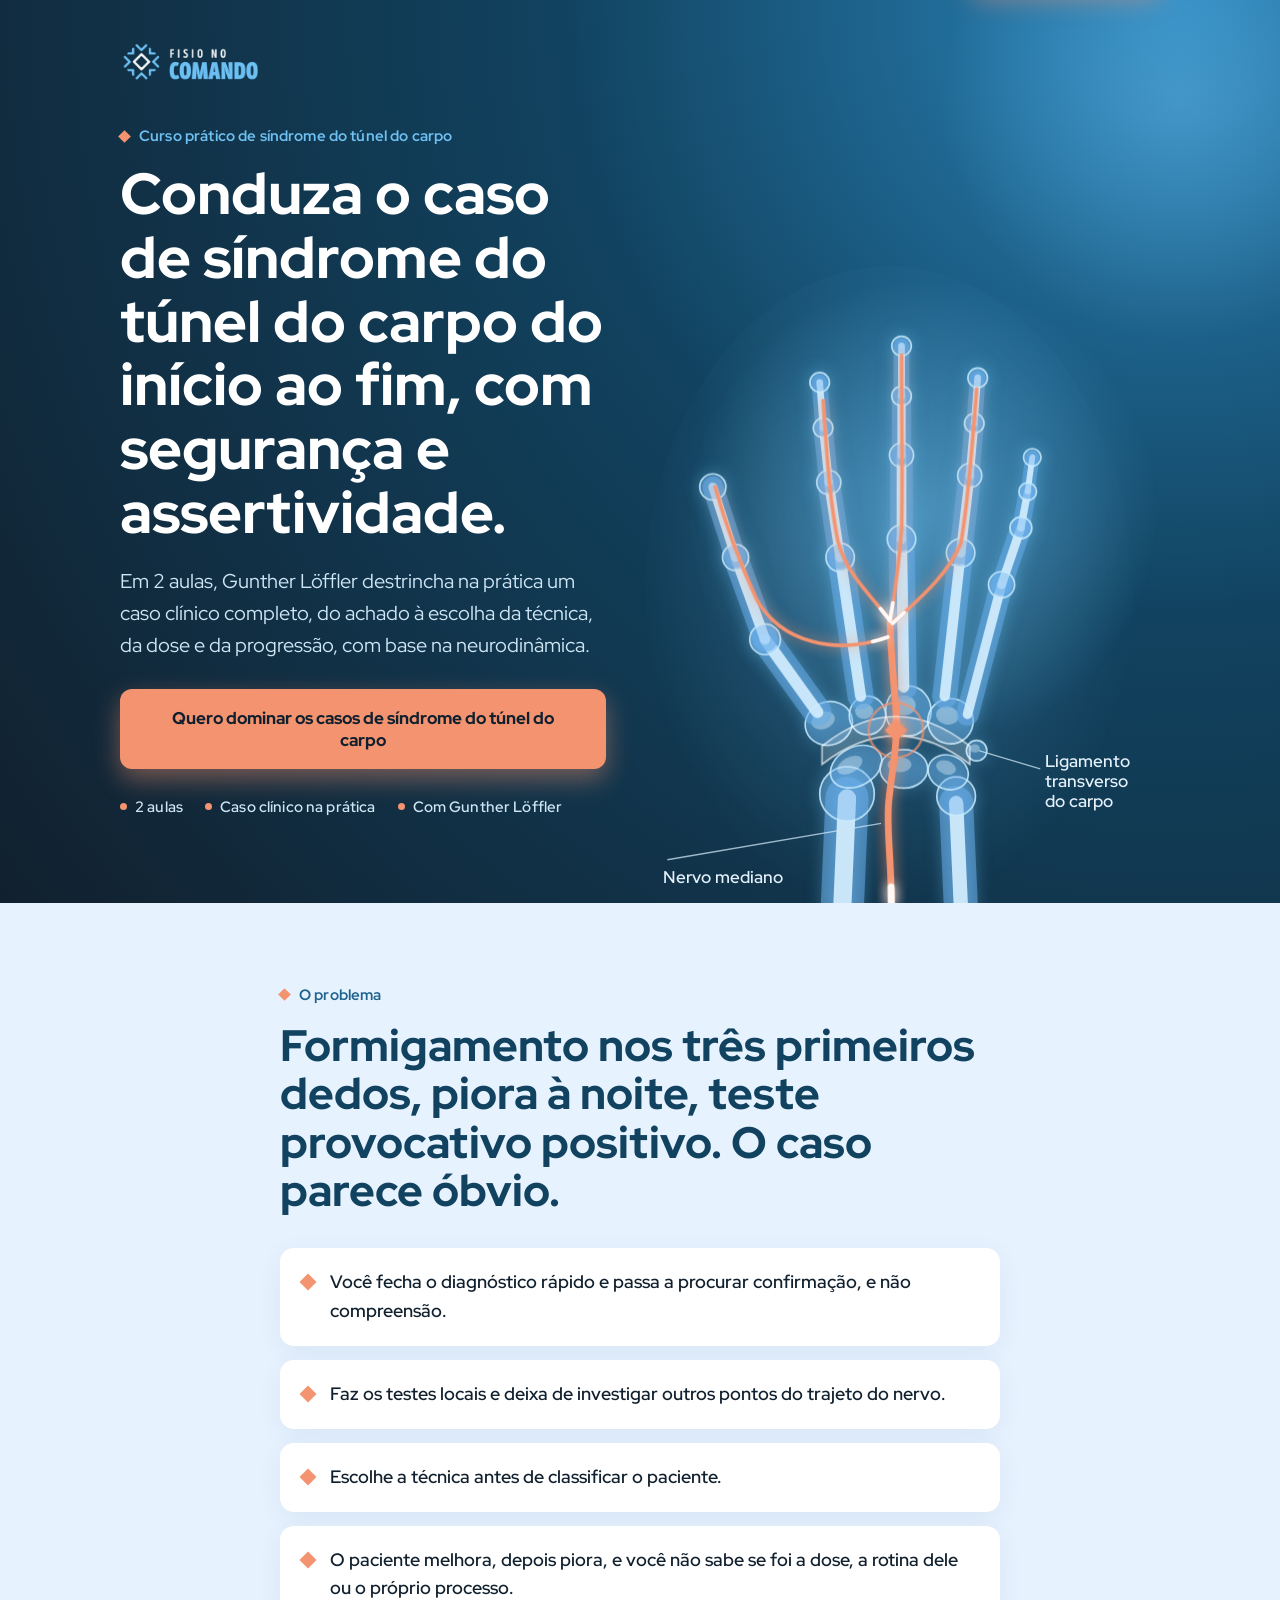
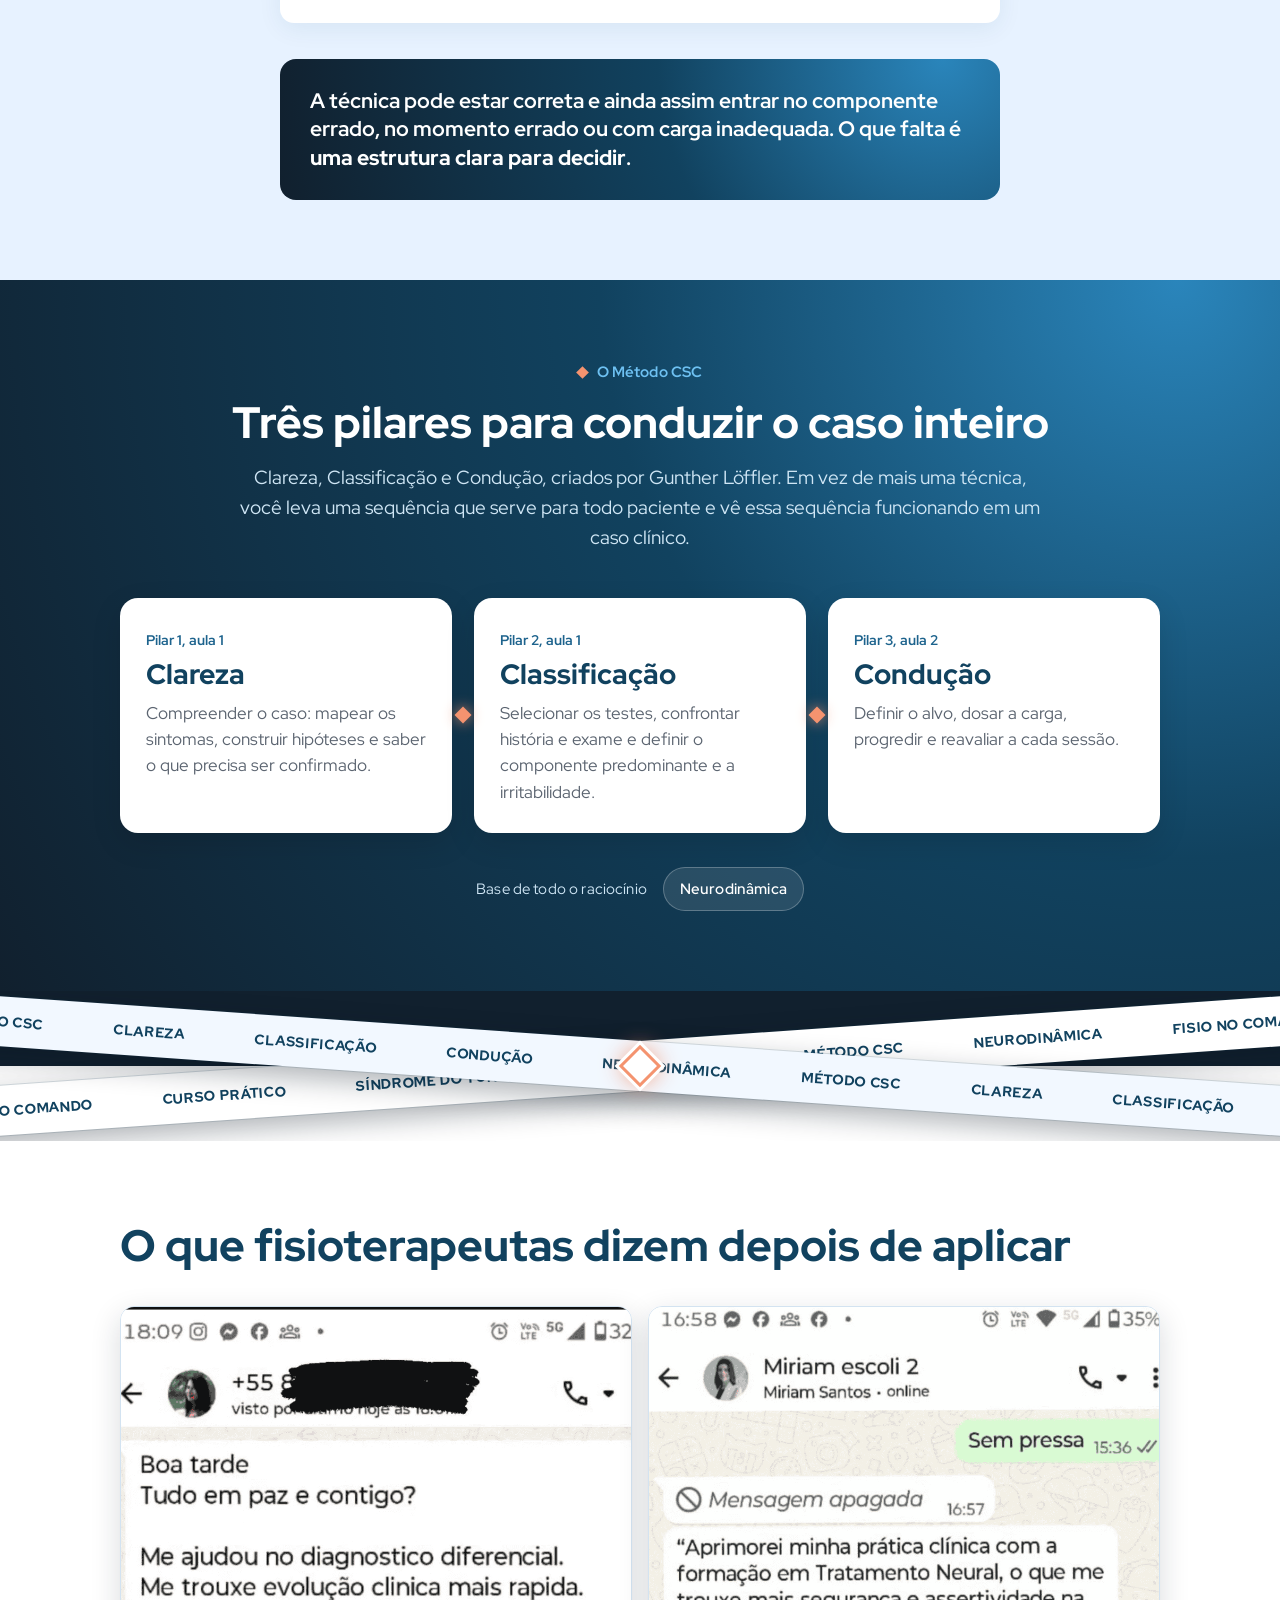
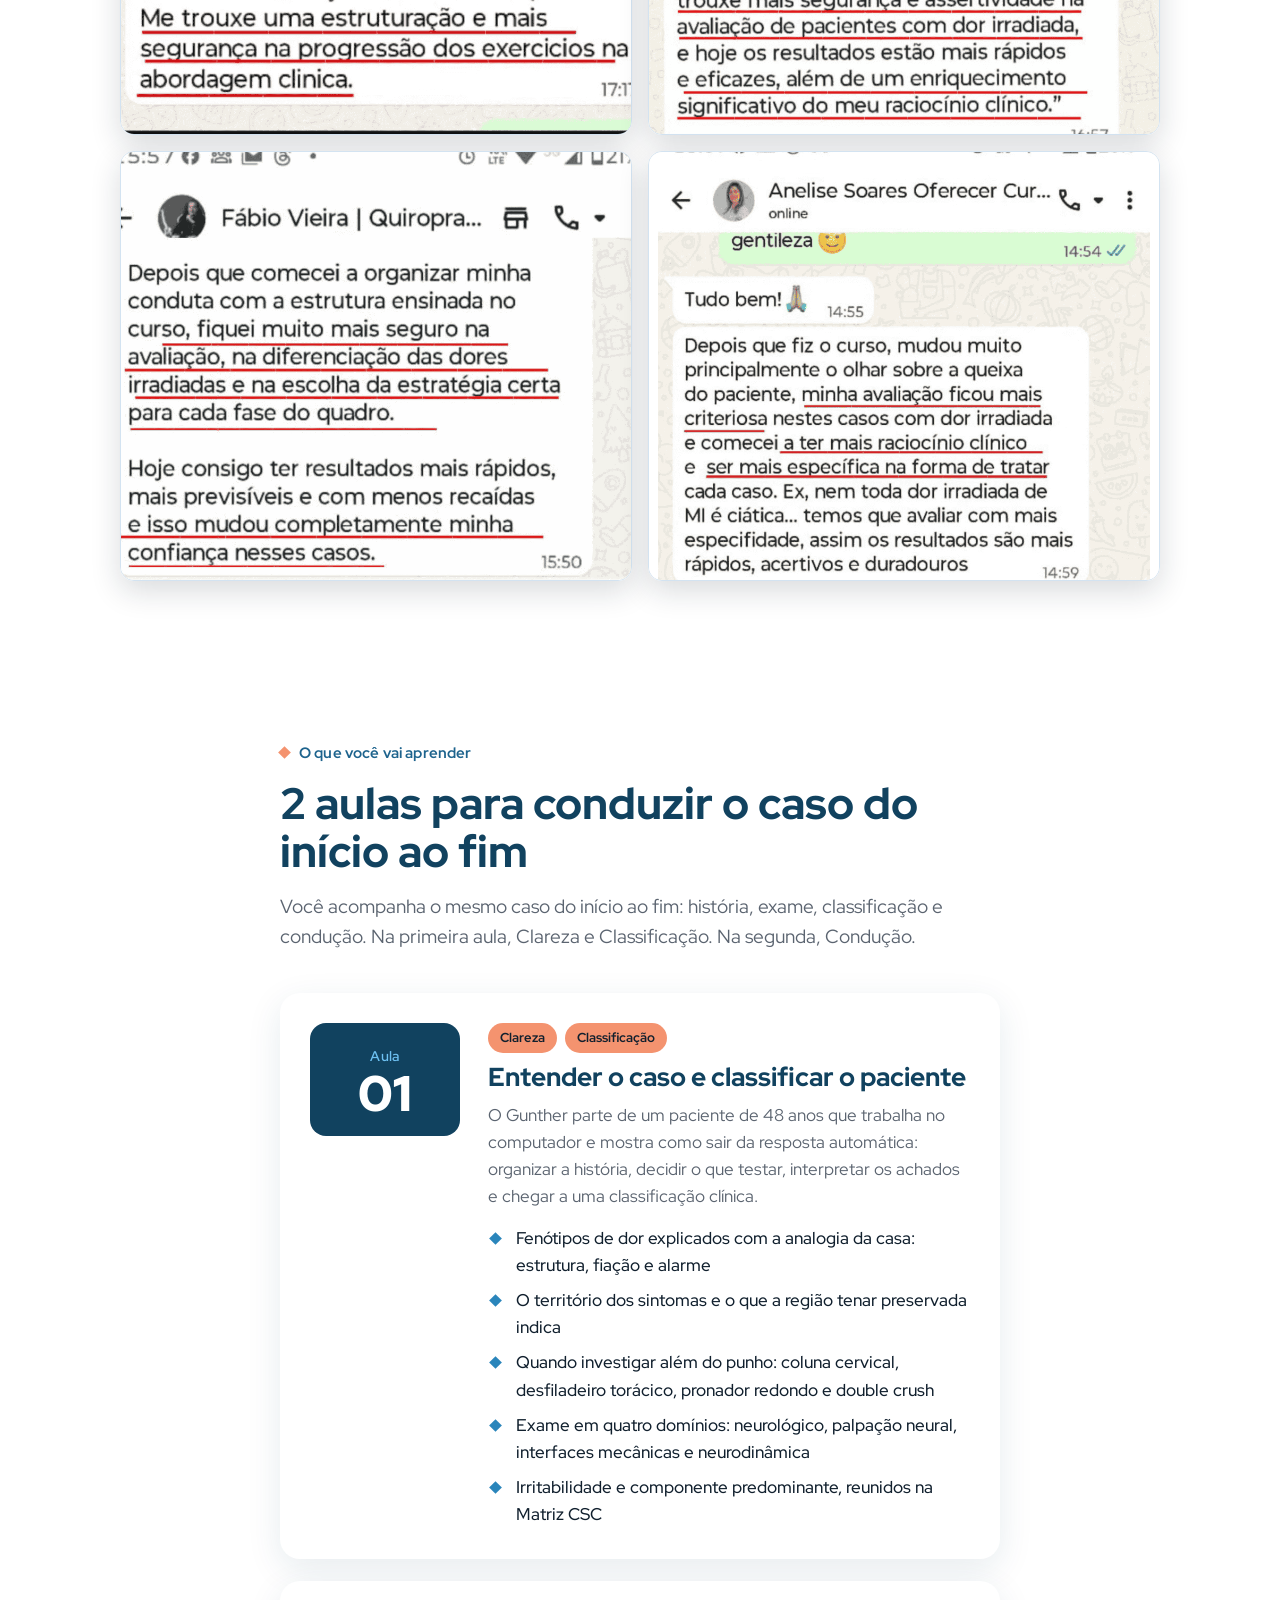
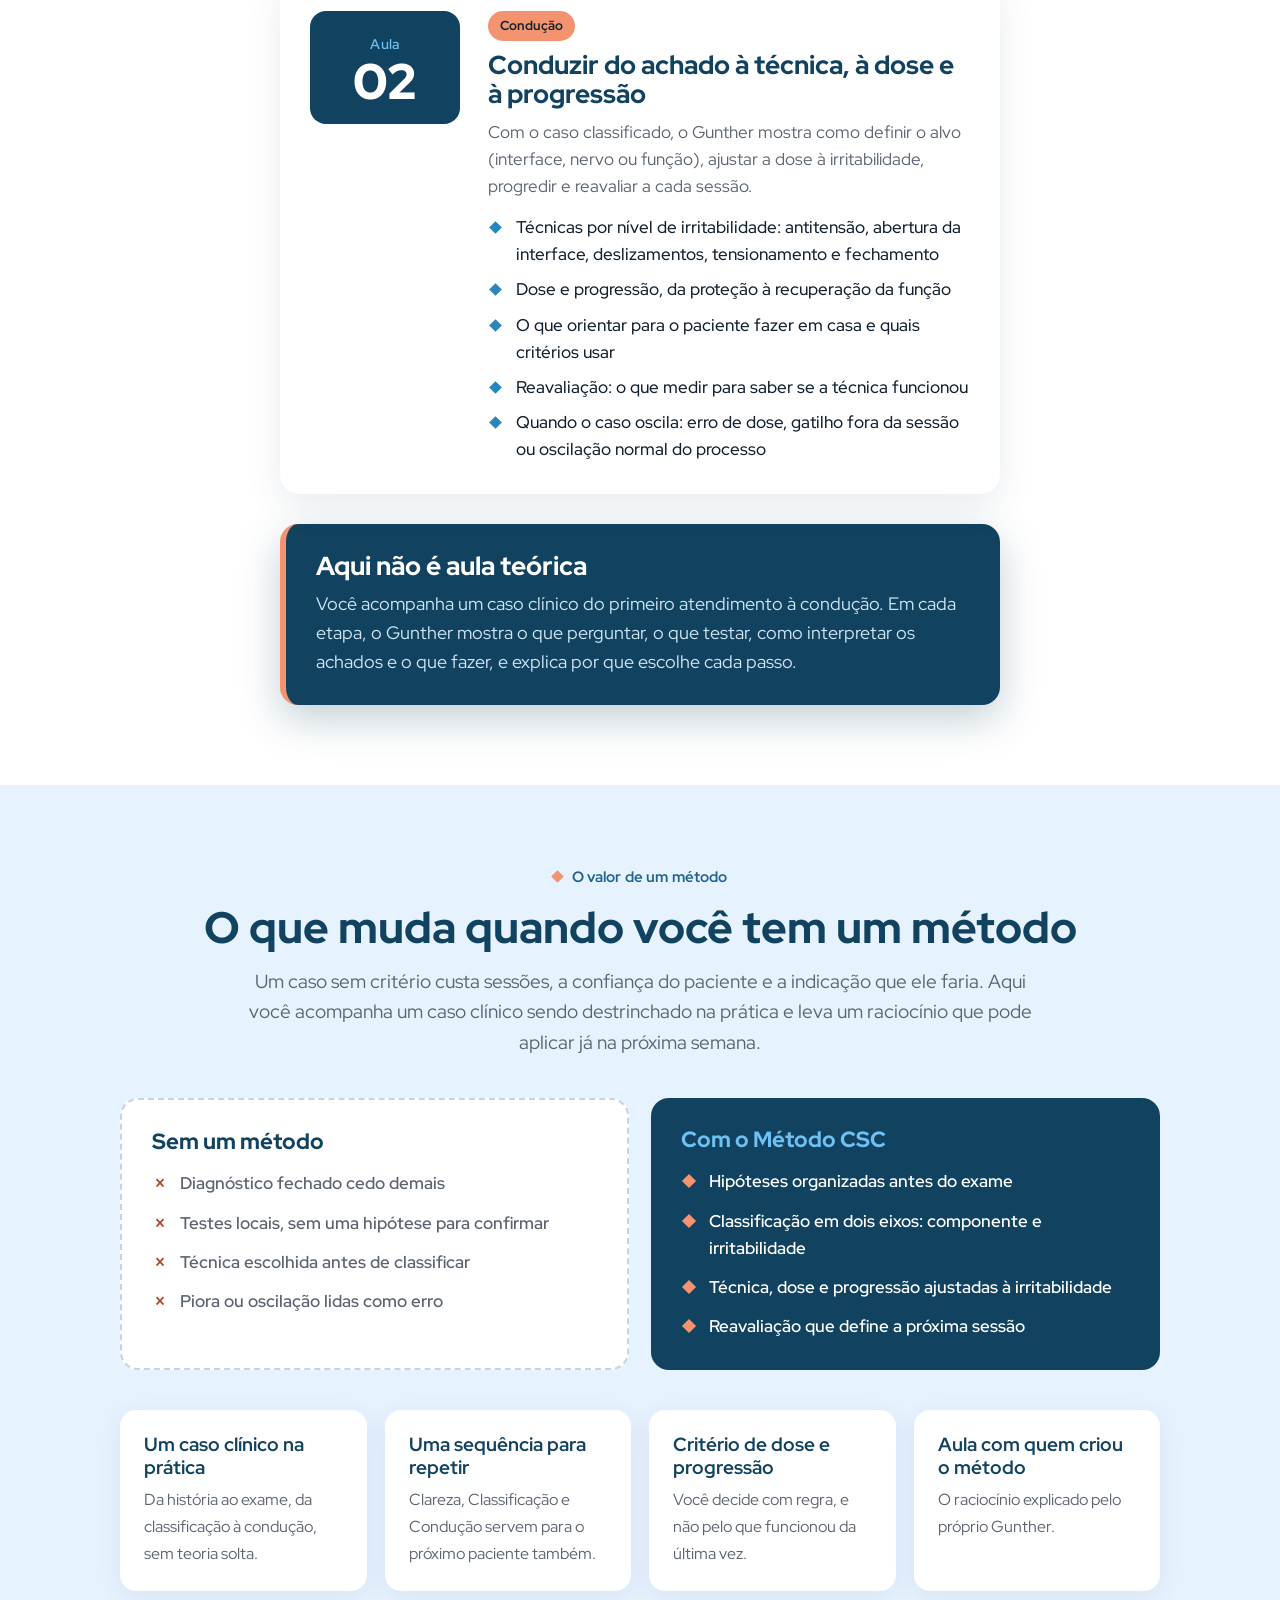
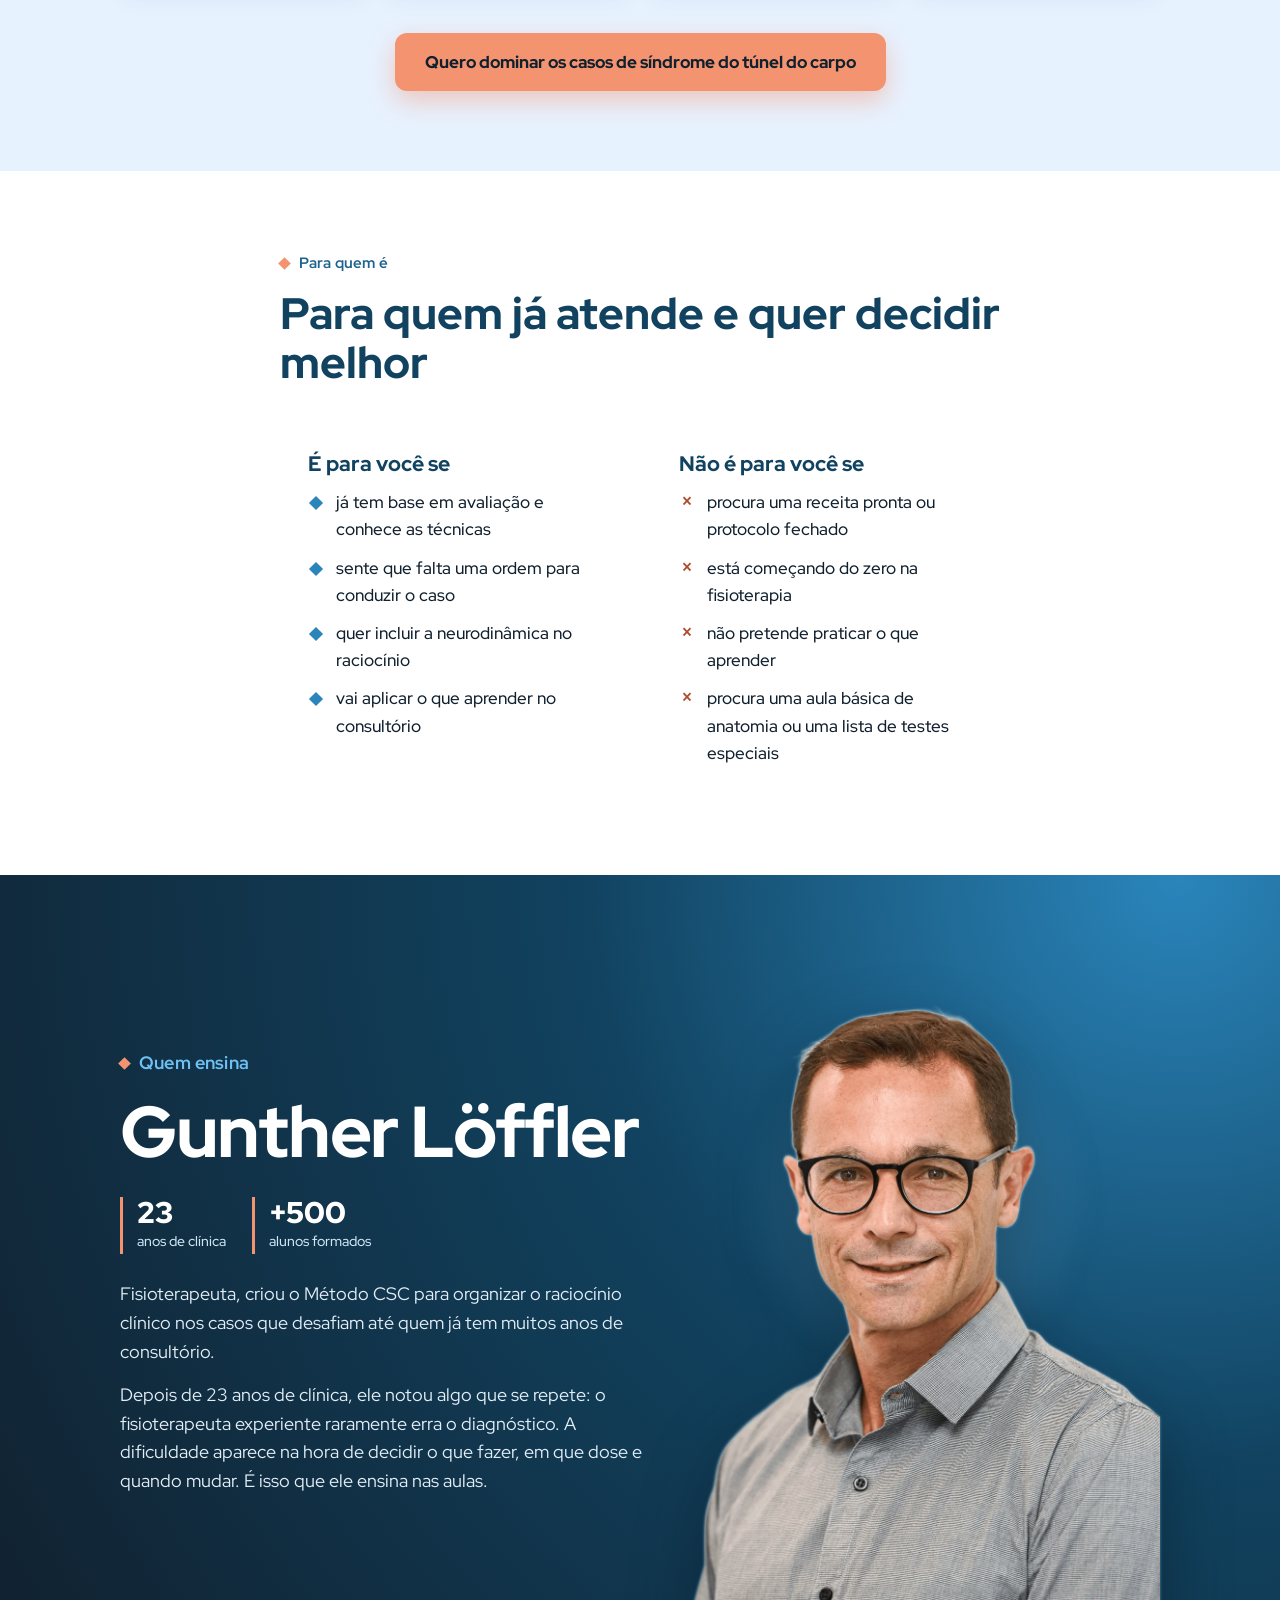
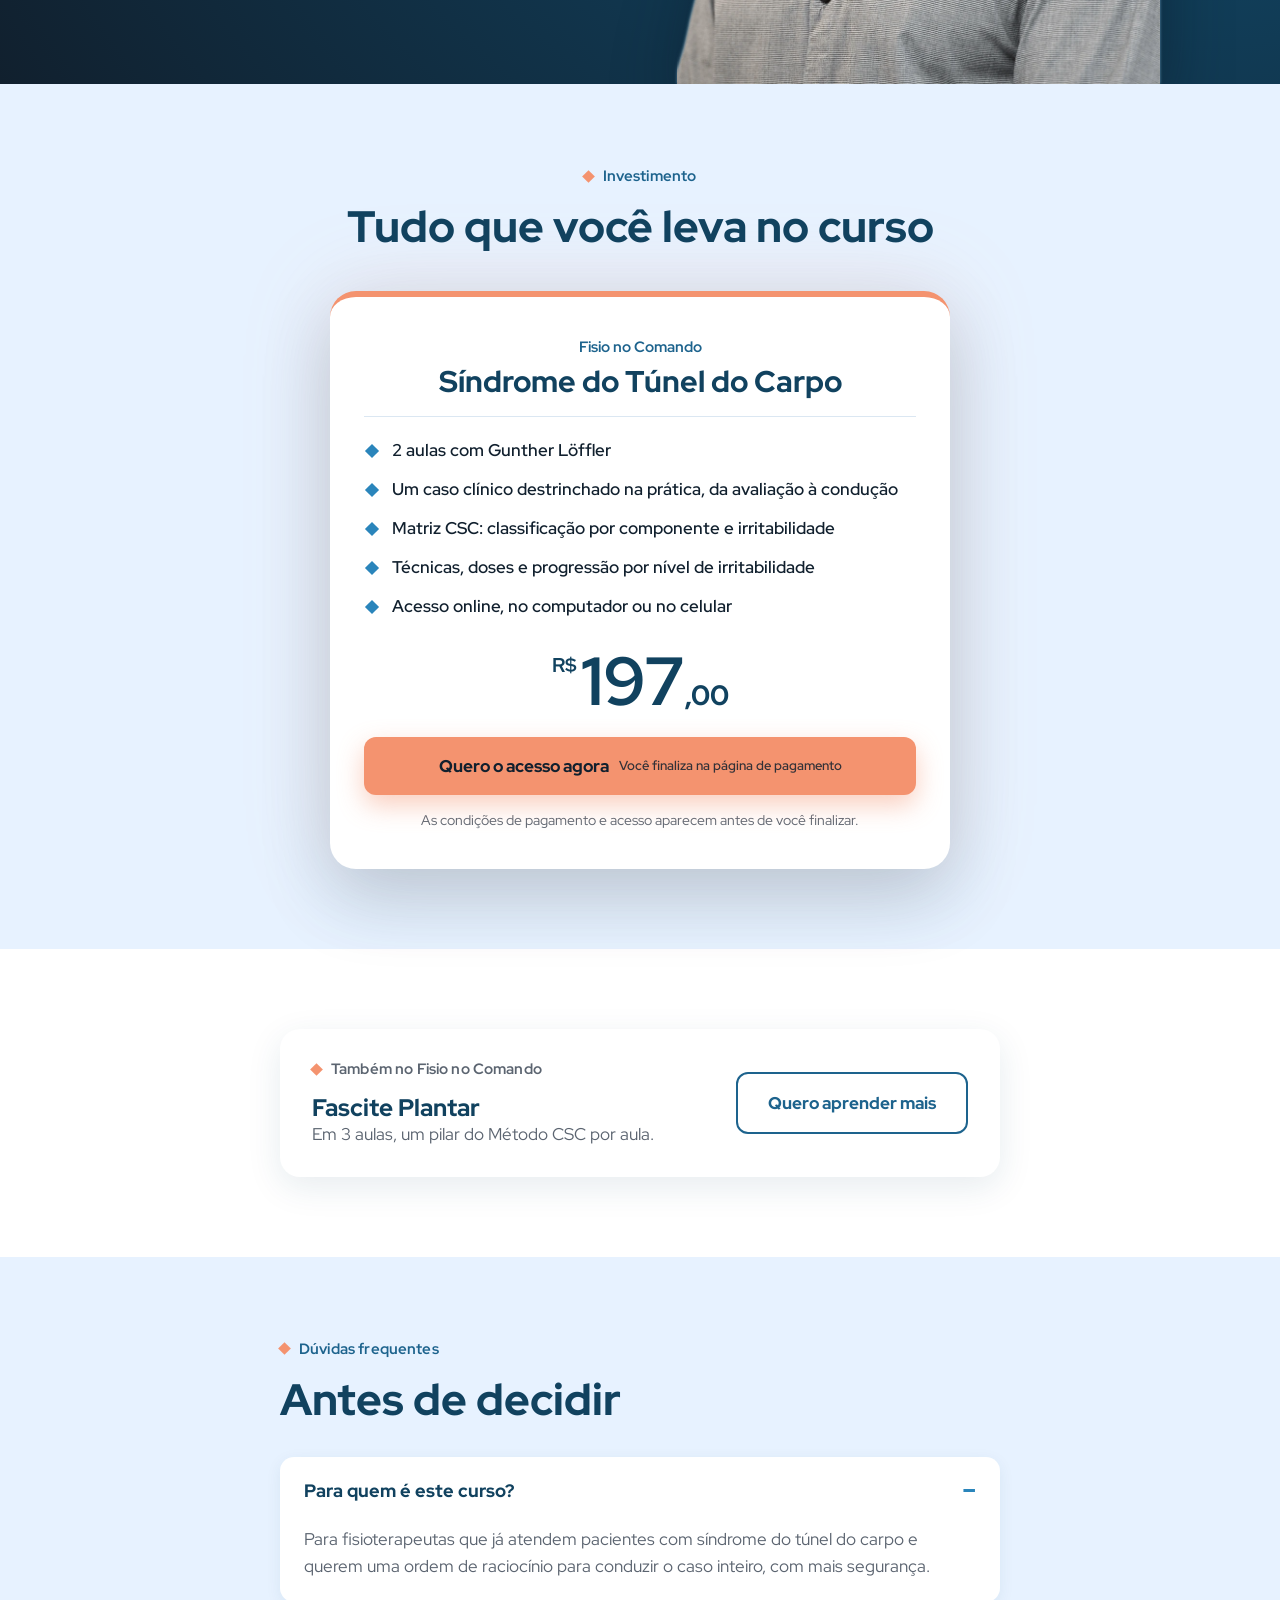
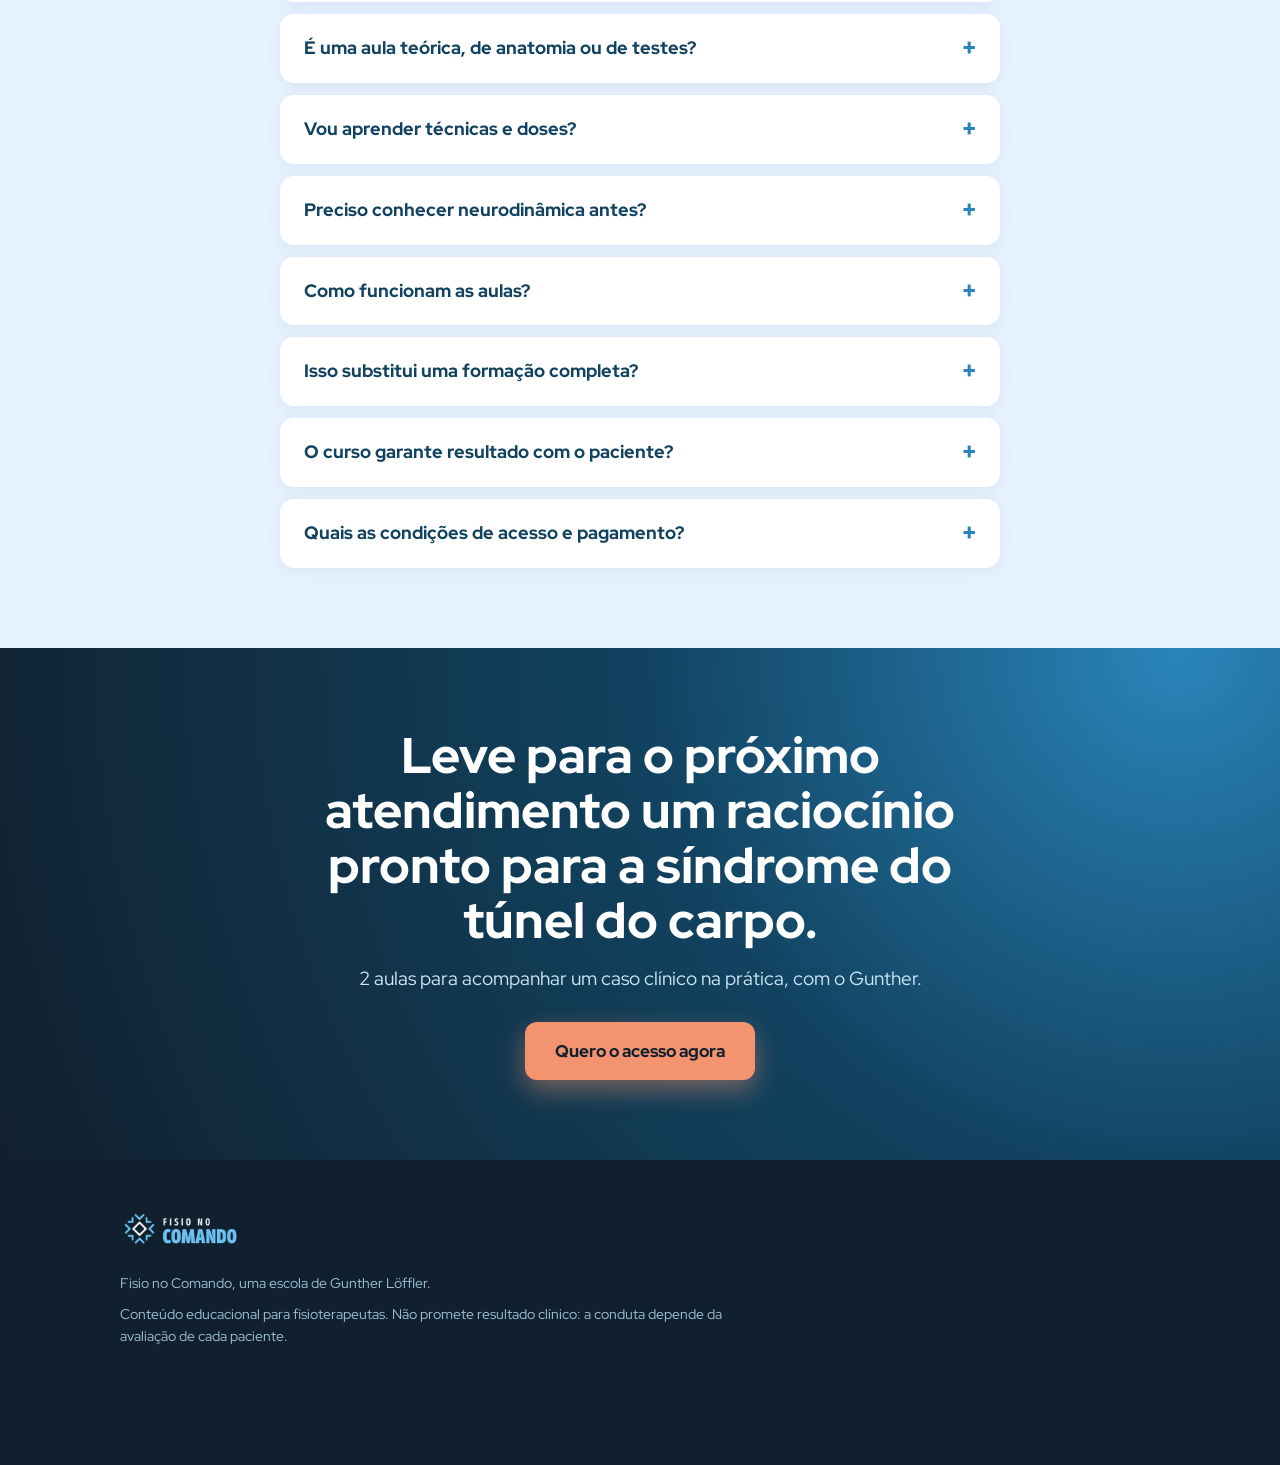
<file: sindrome-do-tunel-do-carpo/index.html>
<!doctype html>
<html lang="pt-BR">
<head>
<meta charset="utf-8">
<meta name="viewport" content="width=device-width,initial-scale=1">
<title>Curso Síndrome do Túnel do Carpo | Fisio no Comando</title>
<meta name="description" content="Curso prático: em 2 aulas, Gunther Löffler destrincha um caso clínico de síndrome do túnel do carpo, da avaliação à condução, com o Método CSC: Clareza, Classificação e Condução.">
<meta property="og:title" content="Curso Síndrome do Túnel do Carpo | Fisio no Comando">
<meta property="og:description" content="Curso prático: em 2 aulas, Gunther Löffler destrincha um caso clínico de síndrome do túnel do carpo, da avaliação à condução, com o Método CSC: Clareza, Classificação e Condução.">
<meta name="theme-color" content="#11202E">
<link rel="preconnect" href="https://fonts.googleapis.com">
<link rel="preconnect" href="https://fonts.gstatic.com" crossorigin>
<link href="https://fonts.googleapis.com/css2?family=IBM+Plex+Mono:wght@500;600&family=Red+Hat+Display:wght@400;500;600;700;800;900&display=swap" rel="stylesheet">
<link rel="stylesheet" href="../minicursos-assets/estilo.css">
</head>
<body>

<div class="topbar" id="topbar">
  <div class="wrap">
    <img src="../minicursos-assets/img/logo5.png" alt="Fisio no Comando">
    <a class="btn cta sm" href="#oferta">Quero aprender mais</a>
  </div>
</div>

<header class="hero dark spot" id="topo">
  <div class="wrap">
    <img class="logo" src="../minicursos-assets/img/logo5.png" alt="Fisio no Comando">
    <div class="hero-grid">
      <div class="entra">
        <p class="eyebrow">Curso prático de síndrome do túnel do carpo</p>
        <h1>Conduza o caso de síndrome do túnel do carpo do início ao fim, com segurança e assertividade.</h1>
        <p class="sub">Em 2 aulas, Gunther Löffler destrincha na prática um caso clínico completo, do achado à escolha da técnica, da dose e da progressão, com base na neurodinâmica.</p>
        <a class="btn cta " href="#oferta">Quero dominar os casos de síndrome do túnel do carpo</a>
        <div class="fatos"><span>2 aulas</span><span>Caso clínico na prática</span><span>Com Gunther Löffler</span></div>
      </div>
      <div class="figura figura-punho entra">
        <span class="luz-hero"></span>
        <svg class="il il-mao" viewBox="0 0 470 570" role="img" aria-label="Ilustração da mão e do punho: nervo mediano passando pelo túnel do carpo">
  <defs><radialGradient id="fm" cx="50%" cy="46%" r="52%"><stop offset="0" stop-color="#6EC1F2" stop-opacity=".28"/><stop offset="1" stop-color="#6EC1F2" stop-opacity="0"/></radialGradient></defs>
  <ellipse cx="205" cy="300" rx="215" ry="290" fill="url(#fm)"/>
  <g class="ossos"><path class="b1" d="M164 570 L168 478" stroke-width="38"/><path class="b2" d="M164 570 L168 478" stroke-width="16"/><circle class="bl" cx="168" cy="474" r="24"/><path class="b1" d="M268 570 L264 482" stroke-width="30"/><path class="b2" d="M268 570 L264 482" stroke-width="12.6"/><circle class="bl" cx="264" cy="476" r="17"/><ellipse class="bl" cx="176" cy="450" rx="24" ry="17" transform="rotate(-28 176 450)"/><ellipse class="bh" cx="171.68" cy="446.26" rx="12" ry="6.8" transform="rotate(-28 176 450)"/><ellipse class="bl" cx="218" cy="452" rx="21" ry="17" transform="rotate(0 218 452)"/><ellipse class="bh" cx="214.22" cy="448.26" rx="10.5" ry="6.8" transform="rotate(0 218 452)"/><ellipse class="bl" cx="257" cy="455" rx="18" ry="15" transform="rotate(20 257 455)"/><ellipse class="bh" cx="253.76" cy="451.7" rx="9" ry="6" transform="rotate(20 257 455)"/><ellipse class="bl" cx="282" cy="436" rx="9" ry="9" transform="rotate(0 282 436)"/><ellipse class="bh" cx="280.38" cy="434.02" rx="4.5" ry="3.6" transform="rotate(0 282 436)"/><ellipse class="bl" cx="152" cy="412" rx="21" ry="19" transform="rotate(-20 152 412)"/><ellipse class="bh" cx="148.22" cy="407.82" rx="10.5" ry="7.6" transform="rotate(-20 152 412)"/><ellipse class="bl" cx="186" cy="405" rx="16" ry="17" transform="rotate(0 186 405)"/><ellipse class="bh" cx="183.12" cy="401.26" rx="8" ry="6.8" transform="rotate(0 186 405)"/><ellipse class="bl" cx="222" cy="401" rx="20" ry="22" transform="rotate(0 222 401)"/><ellipse class="bh" cx="218.4" cy="396.16" rx="10" ry="8.8" transform="rotate(0 222 401)"/><ellipse class="bl" cx="259" cy="410" rx="20" ry="20" transform="rotate(10 259 410)"/><ellipse class="bh" cx="255.4" cy="405.6" rx="10" ry="8" transform="rotate(10 259 410)"/><path class="b1" d="M142 402 L96 338" stroke-width="25"/><path class="b2" d="M142 402 L96 338" stroke-width="10.5"/><path class="b1" d="M180 388 L162 266" stroke-width="23"/><path class="b2" d="M180 388 L162 266" stroke-width="9.7"/><path class="b1" d="M218 380 L216 250" stroke-width="23"/><path class="b2" d="M218 380 L216 250" stroke-width="9.7"/><path class="b1" d="M254 388 L268 262" stroke-width="22"/><path class="b2" d="M254 388 L268 262" stroke-width="9.2"/><path class="b1" d="M274 404 L304 290" stroke-width="20"/><path class="b2" d="M274 404 L304 290" stroke-width="8.4"/><path class="b1" d="M96 338 L70 266" stroke-width="21.7"/><path class="b2" d="M96 338 L70 266" stroke-width="9.1"/><path class="b1" d="M70 266 L50 204" stroke-width="18.6"/><path class="b2" d="M70 266 L50 204" stroke-width="7.8"/><circle class="bl" cx="96" cy="338" r="13.5"/><circle class="bl" cx="70" cy="266" r="11.5"/><circle class="bl" cx="50" cy="204" r="11.5"/><path class="b1" d="M162 266 L152 200" stroke-width="20.150000000000002"/><path class="b2" d="M162 266 L152 200" stroke-width="8.5"/><path class="b1" d="M152 200 L147 152" stroke-width="17.05"/><path class="b2" d="M152 200 L147 152" stroke-width="7.2"/><path class="b1" d="M147 152 L144 112" stroke-width="13.950000000000001"/><path class="b2" d="M147 152 L144 112" stroke-width="5.9"/><circle class="bl" cx="162" cy="266" r="12.5"/><circle class="bl" cx="152" cy="200" r="10.6"/><circle class="bl" cx="147" cy="152" r="8.6"/><circle class="bl" cx="144" cy="112" r="8.6"/><path class="b1" d="M216 250 L216 176" stroke-width="20.150000000000002"/><path class="b2" d="M216 250 L216 176" stroke-width="8.5"/><path class="b1" d="M216 176 L216 124" stroke-width="17.05"/><path class="b2" d="M216 176 L216 124" stroke-width="7.2"/><path class="b1" d="M216 124 L216 80" stroke-width="13.950000000000001"/><path class="b2" d="M216 124 L216 80" stroke-width="5.9"/><circle class="bl" cx="216" cy="250" r="12.5"/><circle class="bl" cx="216" cy="176" r="10.6"/><circle class="bl" cx="216" cy="124" r="8.6"/><circle class="bl" cx="216" cy="80" r="8.6"/><path class="b1" d="M268 262 L276 194" stroke-width="20.150000000000002"/><path class="b2" d="M268 262 L276 194" stroke-width="8.5"/><path class="b1" d="M276 194 L280 148" stroke-width="17.05"/><path class="b2" d="M276 194 L280 148" stroke-width="7.2"/><path class="b1" d="M280 148 L283 108" stroke-width="13.950000000000001"/><path class="b2" d="M280 148 L283 108" stroke-width="5.9"/><circle class="bl" cx="268" cy="262" r="12.5"/><circle class="bl" cx="276" cy="194" r="10.6"/><circle class="bl" cx="280" cy="148" r="8.6"/><circle class="bl" cx="283" cy="108" r="8.6"/><path class="b1" d="M304 290 L321 240" stroke-width="18.6"/><path class="b2" d="M304 290 L321 240" stroke-width="7.8"/><path class="b1" d="M321 240 L327 208" stroke-width="15.5"/><path class="b2" d="M321 240 L327 208" stroke-width="6.5"/><path class="b1" d="M327 208 L331 178" stroke-width="12.4"/><path class="b2" d="M327 208 L331 178" stroke-width="5.2"/><circle class="bl" cx="304" cy="290" r="11.5"/><circle class="bl" cx="321" cy="240" r="9.6"/><circle class="bl" cx="327" cy="208" r="7.7"/><circle class="bl" cx="331" cy="178" r="7.7"/></g>
  <g class="nervo">
    <path class="n0" d="M207 570 C207 530 202 500 205 478 C208 450 213 430 211 400 C209 372 206 345 206 322"/><path class="n0 fino" d="M204 336 C160 352 110 342 88 302 C76 276 62 240 52 204"/><path class="n0 fino" d="M206 322 C190 300 168 282 160 252 C154 222 151 190 147 128"/><path class="n0 fino" d="M206 320 C211 292 214 270 216 240 C217 200 216 150 216 88"/><path class="n0 fino" d="M208 324 C232 302 256 282 268 254 C274 222 278 172 282 118"/>
    <path class="imp" d="M207 570 C207 530 202 500 205 478 C208 450 213 430 211 400 C209 372 206 345 206 322"/><path class="imp fino" d="M204 336 C160 352 110 342 88 302 C76 276 62 240 52 204"/><path class="imp fino" d="M206 322 C190 300 168 282 160 252 C154 222 151 190 147 128"/><path class="imp fino" d="M206 320 C211 292 214 270 216 240 C217 200 216 150 216 88"/><path class="imp fino" d="M208 324 C232 302 256 282 268 254 C274 222 278 172 282 118"/>
  </g>
  <path class="lig" d="M146 432 Q211 380 276 432 L276 448 Q211 398 146 448 Z"/>
  <circle class="halo" cx="211" cy="418" r="24"/>
  <rect class="foco" x="204" y="411" width="14" height="14" transform="rotate(45 211 418)"/>
  <g class="rot"><path d="M10 532 L198 500"/><text x="6" y="552">Nervo mediano</text>
  <path d="M338 452 L284 436"/><text x="342" y="450">Ligamento</text><text x="342" y="468">transverso</text><text x="342" y="486">do carpo</text></g>
</svg>
      
      </div>
    </div>
  </div>
</header>



<section class="alt">
  <div class="wrap narrow">
    <p class="eyebrow">O problema</p>
    <h2>Formigamento nos três primeiros dedos, piora à noite, teste provocativo positivo. O caso parece óbvio.</h2>
    <div class="dores">
      <div class="dor">Você fecha o diagnóstico rápido e passa a procurar confirmação, e não compreensão.</div>
      <div class="dor">Faz os testes locais e deixa de investigar outros pontos do trajeto do nervo.</div>
      <div class="dor">Escolhe a técnica antes de classificar o paciente.</div>
      <div class="dor">O paciente melhora, depois piora, e você não sabe se foi a dose, a rotina dele ou o próprio processo.</div>
    </div>
    <div class="virada">A técnica pode estar correta e ainda assim entrar no componente errado, no momento errado ou com carga inadequada. O que falta é <b>uma estrutura clara para decidir</b>.</div>
  </div>
</section>

<section class="dark spot" id="metodo">
  <div class="wrap">
    <div class="center">
      <p class="eyebrow">O Método CSC</p>
      <h2>Três pilares para conduzir o caso inteiro</h2>
      <p class="lead">Clareza, Classificação e Condução, criados por Gunther Löffler. Em vez de mais uma técnica, você leva uma sequência que serve para todo paciente e vê essa sequência funcionando em um caso clínico.</p>
    </div>
    <div class="passos">
        <div class="passo"><span class="n">Pilar 1, aula 1</span><h3>Clareza</h3><p>Compreender o caso: mapear os sintomas, construir hipóteses e saber o que precisa ser confirmado.</p></div>
        <div class="passo"><span class="n">Pilar 2, aula 1</span><h3>Classificação</h3><p>Selecionar os testes, confrontar história e exame e definir o componente predominante e a irritabilidade.</p></div>
        <div class="passo"><span class="n">Pilar 3, aula 2</span><h3>Condução</h3><p>Definir o alvo, dosar a carga, progredir e reavaliar a cada sessão.</p></div>
    </div>
    <div class="base"><span>Base de todo o raciocínio</span><b>Neurodinâmica</b></div>
  </div>
</section>

<div class="cruz cruz-b" aria-hidden="true">
    <div class="fx fx-a"><div class="rola"><span>Fisio no Comando</span><span>Curso prático</span><span>Síndrome do túnel do carpo</span><span>2 aulas</span><span>Método CSC</span><span>Neurodinâmica</span><span>Fisio no Comando</span><span>Curso prático</span><span>Síndrome do túnel do carpo</span><span>2 aulas</span><span>Método CSC</span><span>Neurodinâmica</span><span>Fisio no Comando</span><span>Curso prático</span><span>Síndrome do túnel do carpo</span><span>2 aulas</span><span>Método CSC</span><span>Neurodinâmica</span><span>Fisio no Comando</span><span>Curso prático</span><span>Síndrome do túnel do carpo</span><span>2 aulas</span><span>Método CSC</span><span>Neurodinâmica</span></div></div>
    <div class="fx fx-b"><div class="rola volta"><span>Método CSC</span><span>Clareza</span><span>Classificação</span><span>Condução</span><span>Neurodinâmica</span><span>Método CSC</span><span>Clareza</span><span>Classificação</span><span>Condução</span><span>Neurodinâmica</span><span>Método CSC</span><span>Clareza</span><span>Classificação</span><span>Condução</span><span>Neurodinâmica</span><span>Método CSC</span><span>Clareza</span><span>Classificação</span><span>Condução</span><span>Neurodinâmica</span><span>Método CSC</span><span>Clareza</span><span>Classificação</span><span>Condução</span><span>Neurodinâmica</span><span>Método CSC</span><span>Clareza</span><span>Classificação</span><span>Condução</span><span>Neurodinâmica</span></div></div>
    <span class="no"></span>
  </div>

<section>
  <div class="wrap">
    <h2>O que fisioterapeutas dizem depois de aplicar</h2>
    <div class="deps">
      <figure><img src="../img/depoimentos/depoimento-1.png" alt="Mensagem de aluna por WhatsApp: ajudou no diagnóstico diferencial e trouxe mais segurança na progressão dos exercícios" loading="lazy"></figure>
      <figure><img src="../img/depoimentos/depoimento-2.png" alt="Mensagem de Miriam Santos por WhatsApp: mais segurança e assertividade na avaliação de pacientes com dor irradiada" loading="lazy"></figure>
      <figure><img src="../img/depoimentos/depoimento-3.png" alt="Mensagem de Fábio Vieira por WhatsApp: mais segurança na avaliação e resultados mais previsíveis" loading="lazy"></figure>
      <figure><img src="../img/depoimentos/depoimento-4.png" alt="Mensagem de Anelise Soares por WhatsApp: avaliação mais criteriosa e mais raciocínio clínico" loading="lazy"></figure>
    </div>
  </div>
</section>

<section id="aulas">
  <div class="wrap narrow">
    <p class="eyebrow">O que você vai aprender</p>
    <h2>2 aulas para conduzir o caso do início ao fim</h2>
    <p class="lead">Você acompanha o mesmo caso do início ao fim: história, exame, classificação e condução. Na primeira aula, Clareza e Classificação. Na segunda, Condução.</p>
    <div class="aulas">
      <article class="aula">
        <div class="num"><span>Aula</span><b>01</b></div>
        <div>
          <div class="tags"><span class="tag o">Clareza</span><span class="tag o">Classificação</span></div>
          <h3>Entender o caso e classificar o paciente</h3>
          <p>O Gunther parte de um paciente de 48 anos que trabalha no computador e mostra como sair da resposta automática: organizar a história, decidir o que testar, interpretar os achados e chegar a uma classificação clínica.</p>
          <ul><li>Fenótipos de dor explicados com a analogia da casa: estrutura, fiação e alarme</li><li>O território dos sintomas e o que a região tenar preservada indica</li><li>Quando investigar além do punho: coluna cervical, desfiladeiro torácico, pronador redondo e double crush</li><li>Exame em quatro domínios: neurológico, palpação neural, interfaces mecânicas e neurodinâmica</li><li>Irritabilidade e componente predominante, reunidos na Matriz CSC</li></ul>
        </div>
      </article>
      <article class="aula">
        <div class="num"><span>Aula</span><b>02</b></div>
        <div>
          <div class="tags"><span class="tag o">Condução</span></div>
          <h3>Conduzir do achado à técnica, à dose e à progressão</h3>
          <p>Com o caso classificado, o Gunther mostra como definir o alvo (interface, nervo ou função), ajustar a dose à irritabilidade, progredir e reavaliar a cada sessão.</p>
          <ul><li>Técnicas por nível de irritabilidade: antitensão, abertura da interface, deslizamentos, tensionamento e fechamento</li><li>Dose e progressão, da proteção à recuperação da função</li><li>O que orientar para o paciente fazer em casa e quais critérios usar</li><li>Reavaliação: o que medir para saber se a técnica funcionou</li><li>Quando o caso oscila: erro de dose, gatilho fora da sessão ou oscilação normal do processo</li></ul>
        </div>
      </article>
    </div>
    <div class="pratica">
      <h3>Aqui não é aula teórica</h3>
      <p>Você acompanha um caso clínico do primeiro atendimento à condução. Em cada etapa, o Gunther mostra o que perguntar, o que testar, como interpretar os achados e o que fazer, e explica por que escolhe cada passo.</p>
    </div>
  </div>
</section>

<section class="alt">
  <div class="wrap">
    <div class="center">
      <p class="eyebrow">O valor de um método</p>
      <h2>O que muda quando você tem um método</h2>
      <p class="lead">Um caso sem critério custa sessões, a confiança do paciente e a indicação que ele faria. Aqui você acompanha um caso clínico sendo destrinchado na prática e leva um raciocínio que pode aplicar já na próxima semana.</p>
    </div>
    <div class="comp">
      <div class="sem"><h3>Sem um método</h3><ul><li>Diagnóstico fechado cedo demais</li><li>Testes locais, sem uma hipótese para confirmar</li><li>Técnica escolhida antes de classificar</li><li>Piora ou oscilação lidas como erro</li></ul></div>
      <div class="com"><h3>Com o Método CSC</h3><ul><li>Hipóteses organizadas antes do exame</li><li>Classificação em dois eixos: componente e irritabilidade</li><li>Técnica, dose e progressão ajustadas à irritabilidade</li><li>Reavaliação que define a próxima sessão</li></ul></div>
    </div>
    <div class="leva">
      <div><b>Um caso clínico na prática</b><span>Da história ao exame, da classificação à condução, sem teoria solta.</span></div>
      <div><b>Uma sequência para repetir</b><span>Clareza, Classificação e Condução servem para o próximo paciente também.</span></div>
      <div><b>Critério de dose e progressão</b><span>Você decide com regra, e não pelo que funcionou da última vez.</span></div>
      <div><b>Aula com quem criou o método</b><span>O raciocínio explicado pelo próprio Gunther.</span></div>
    </div>
    <div class="center" style="margin-top:42px"><a class="btn cta " href="#oferta">Quero dominar os casos de síndrome do túnel do carpo</a></div>
  </div>
</section>

<section>
  <div class="wrap narrow">
    <p class="eyebrow">Para quem é</p>
    <h2>Para quem já atende e quer decidir melhor</h2>
    <div class="quem">
      <div class="sim"><h3>É para você se</h3><ul>
        <li>já tem base em avaliação e conhece as técnicas</li>
        <li>sente que falta uma ordem para conduzir o caso</li>
        <li>quer incluir a neurodinâmica no raciocínio</li>
        <li>vai aplicar o que aprender no consultório</li></ul></div>
      <div class="nao"><h3>Não é para você se</h3><ul>
        <li>procura uma receita pronta ou protocolo fechado</li>
        <li>está começando do zero na fisioterapia</li>
        <li>não pretende praticar o que aprender</li><li>procura uma aula básica de anatomia ou uma lista de testes especiais</li></ul></div>
    </div>
  </div>
</section>

<section class="dark autor-sec spot">
  <div class="wrap autor">
    <div class="texto">
      <p class="eyebrow">Quem ensina</p>
      <h2>Gunther Löffler</h2>
      <div class="nums"><div><b>23</b><span>anos de clínica</span></div><div><b>+500</b><span>alunos formados</span></div></div>
      <p>Fisioterapeuta, criou o Método CSC para organizar o raciocínio clínico nos casos que desafiam até quem já tem muitos anos de consultório.</p>
      <p>Depois de 23 anos de clínica, ele notou algo que se repete: o fisioterapeuta experiente raramente erra o diagnóstico. A dificuldade aparece na hora de decidir o que fazer, em que dose e quando mudar. É isso que ele ensina nas aulas.</p>
    </div>
    <div class="retrato">
      <span class="luz"></span>
      <img src="../minicursos-assets/img/gunther-recorte.webp" width="1000" height="1502" alt="Gunther Löffler, fisioterapeuta">
    </div>
  </div>
</section>

<section class="alt" id="oferta">
  <div class="wrap center">
    <p class="eyebrow">Investimento</p>
    <h2>Tudo que você leva no curso</h2>
    <div class="oferta">
      <div class="nome">Fisio no Comando</div>
      <h3>Síndrome do Túnel do Carpo</h3>
      <ul><li>2 aulas com Gunther Löffler</li><li>Um caso clínico destrinchado na prática, da avaliação à condução</li><li>Matriz CSC: classificação por componente e irritabilidade</li><li>Técnicas, doses e progressão por nível de irritabilidade</li><li>Acesso online, no computador ou no celular</li></ul>
      <div class="preco"><small>R$</small><b>197</b><span>,00</span></div>
      <a class="btn cta " href="#oferta" data-checkout>Quero o acesso agora <small>Você finaliza na página de pagamento</small></a>
      <p class="nota">As condições de pagamento e acesso aparecem antes de você finalizar.</p>
    </div>
  </div>
</section>

<section>
  <div class="wrap narrow">
    <div class="outro">
      <div><p class="eyebrow">Também no Fisio no Comando</p><h3>Fascite Plantar</h3><p>Em 3 aulas, um pilar do Método CSC por aula.</p></div>
      <a class="btn line" href="../fascite-plantar/">Quero aprender mais</a>
    </div>
  </div>
</section>

<section class="alt">
  <div class="wrap narrow">
    <p class="eyebrow">Dúvidas frequentes</p>
    <h2>Antes de decidir</h2>
    <div class="faq">
      <details open><summary>Para quem é este curso?</summary><p>Para fisioterapeutas que já atendem pacientes com síndrome do túnel do carpo e querem uma ordem de raciocínio para conduzir o caso inteiro, com mais segurança.</p></details>
      <details><summary>É uma aula teórica, de anatomia ou de testes?</summary><p>Não. É um caso clínico destrinchado na prática: você acompanha a história, o exame, a classificação e a condução, e decide junto com o Gunther. A teoria entra só para sustentar cada decisão, e não é uma lista de testes nem um protocolo pronto.</p></details>
      <details><summary>Vou aprender técnicas e doses?</summary><p>Sim. Na segunda aula, o Gunther apresenta técnicas e doses por nível de irritabilidade. A ideia não é um protocolo fechado, e sim entender o que ajustar a cada resposta do paciente.</p></details>
      <details><summary>Preciso conhecer neurodinâmica antes?</summary><p>Não. A neurodinâmica é a base do raciocínio e o Gunther apresenta o que você precisa para aplicar no caso. Quem já conhece vai organizar o que sabe dentro do Método CSC.</p></details>
      <details><summary>Como funcionam as aulas?</summary><p>São 2 aulas: na primeira, Clareza e Classificação; na segunda, Condução. Para assistir online no computador ou no celular.</p></details>
      <details><summary>Isso substitui uma formação completa?</summary><p>Não. É um curso prático sobre um caso. Para a formação completa em dor irradiada, existe o FisioExpert.</p></details>
      <details><summary>O curso garante resultado com o paciente?</summary><p>Não. A conduta depende da avaliação de cada paciente. O curso entrega raciocínio e critério para você decidir melhor.</p></details>
      <details><summary>Quais as condições de acesso e pagamento?</summary><p>Elas aparecem na página de compra, antes de você finalizar.</p></details>
    </div>
  </div>
</section>

<section class="dark final spot">
  <div class="wrap center">
    <h2>Leve para o próximo atendimento um raciocínio pronto para a síndrome do túnel do carpo.</h2>
    <p class="lead">2 aulas para acompanhar um caso clínico na prática, com o Gunther.</p>
    <a class="btn cta " href="#oferta" data-checkout>Quero o acesso agora</a>
  </div>
</section>

<footer>
  <div class="wrap">
    <img src="../minicursos-assets/img/logo5.png" alt="Fisio no Comando">
    <p>Fisio no Comando, uma escola de Gunther Löffler.</p>
    <p>Conteúdo educacional para fisioterapeutas. Não promete resultado clínico: a conduta depende da avaliação de cada paciente.</p>
  </div>
</footer>

<div class="fixo"><a class="btn cta " href="#oferta">Quero aprender mais</a></div>

<script>
  // Link de checkout: cole no campo "checkout" do gerar.js. Enquanto estiver vazio, os botões de compra levam à seção de investimento.
  var CHECKOUT_URL = "https://pay.hotmart.com/F108621251C?off=xr4iaqxb";
  if (CHECKOUT_URL) document.querySelectorAll('[data-checkout]').forEach(function (a) { a.href = CHECKOUT_URL; });

  var topbar = document.getElementById('topbar'), topo = document.getElementById('topo');
  if ('IntersectionObserver' in window) {
    new IntersectionObserver(function (e) { topbar.classList.toggle('on', !e[0].isIntersecting); }, { threshold: 0 }).observe(topo);
  }

  // Seções que entram em foco enquanto a página rola (do desfocado ao nítido).
  // Sem JavaScript ou com "reduzir movimento" ligado, tudo aparece normalmente.
  var calmo = window.matchMedia && matchMedia('(prefers-reduced-motion: reduce)').matches;
  if (!calmo && 'IntersectionObserver' in window) {
    var grupos = [
      ['.alt:not(#oferta) > .wrap > .eyebrow, .alt:not(#oferta) > .wrap > h2, .alt:not(#oferta) > .wrap > .lead', 0],
      ['.dores .dor', 1], ['.virada', 0],
      ['#metodo .center > *', 1], ['.passo', 1], ['.base', 0],
      ['#aulas .wrap > .eyebrow, #aulas .wrap > h2, #aulas .wrap > .lead', 1], ['.aula', 0], ['.pratica', 0],
      ['.comp > div', 1], ['.leva > div', 1],
      ['.quem > div', 1], ['.autor .texto > *', 1], ['.retrato', 0],
      ['.oferta', 0], ['.outro', 0], ['.faq details', 1], ['.final .wrap > *', 1]
    ];
    var alvos = [];
    grupos.forEach(function (g) {
      document.querySelectorAll(g[0]).forEach(function (el, i) {
        if (el.classList.contains('rv')) return;
        el.classList.add('rv');
        if (g[1]) el.style.setProperty('--d', (i % 5) * 90 + 'ms');
        alvos.push(el);
      });
    });
    document.querySelectorAll('.aula').forEach(function (el, i) { el.classList.add(i % 2 ? 'rv-d' : 'rv-e'); });
    document.querySelector('.retrato') && document.querySelector('.retrato').classList.add('rv-up');
    var io = new IntersectionObserver(function (es) {
      es.forEach(function (e) { if (e.isIntersecting) { e.target.classList.add('in'); io.unobserve(e.target); } });
    }, { threshold: 0.14, rootMargin: '0px 0px -6% 0px' });
    alvos.forEach(function (el) { io.observe(el); });

    // Luz que acompanha o mouse nas seções escuras
    document.querySelectorAll('.spot').forEach(function (s) {
      s.addEventListener('pointermove', function (e) {
        var r = s.getBoundingClientRect();
        s.style.setProperty('--mx', (e.clientX - r.left) + 'px');
        s.style.setProperty('--my', (e.clientY - r.top) + 'px');
      });
    });
  }
</script>
</body>
</html>
</file>
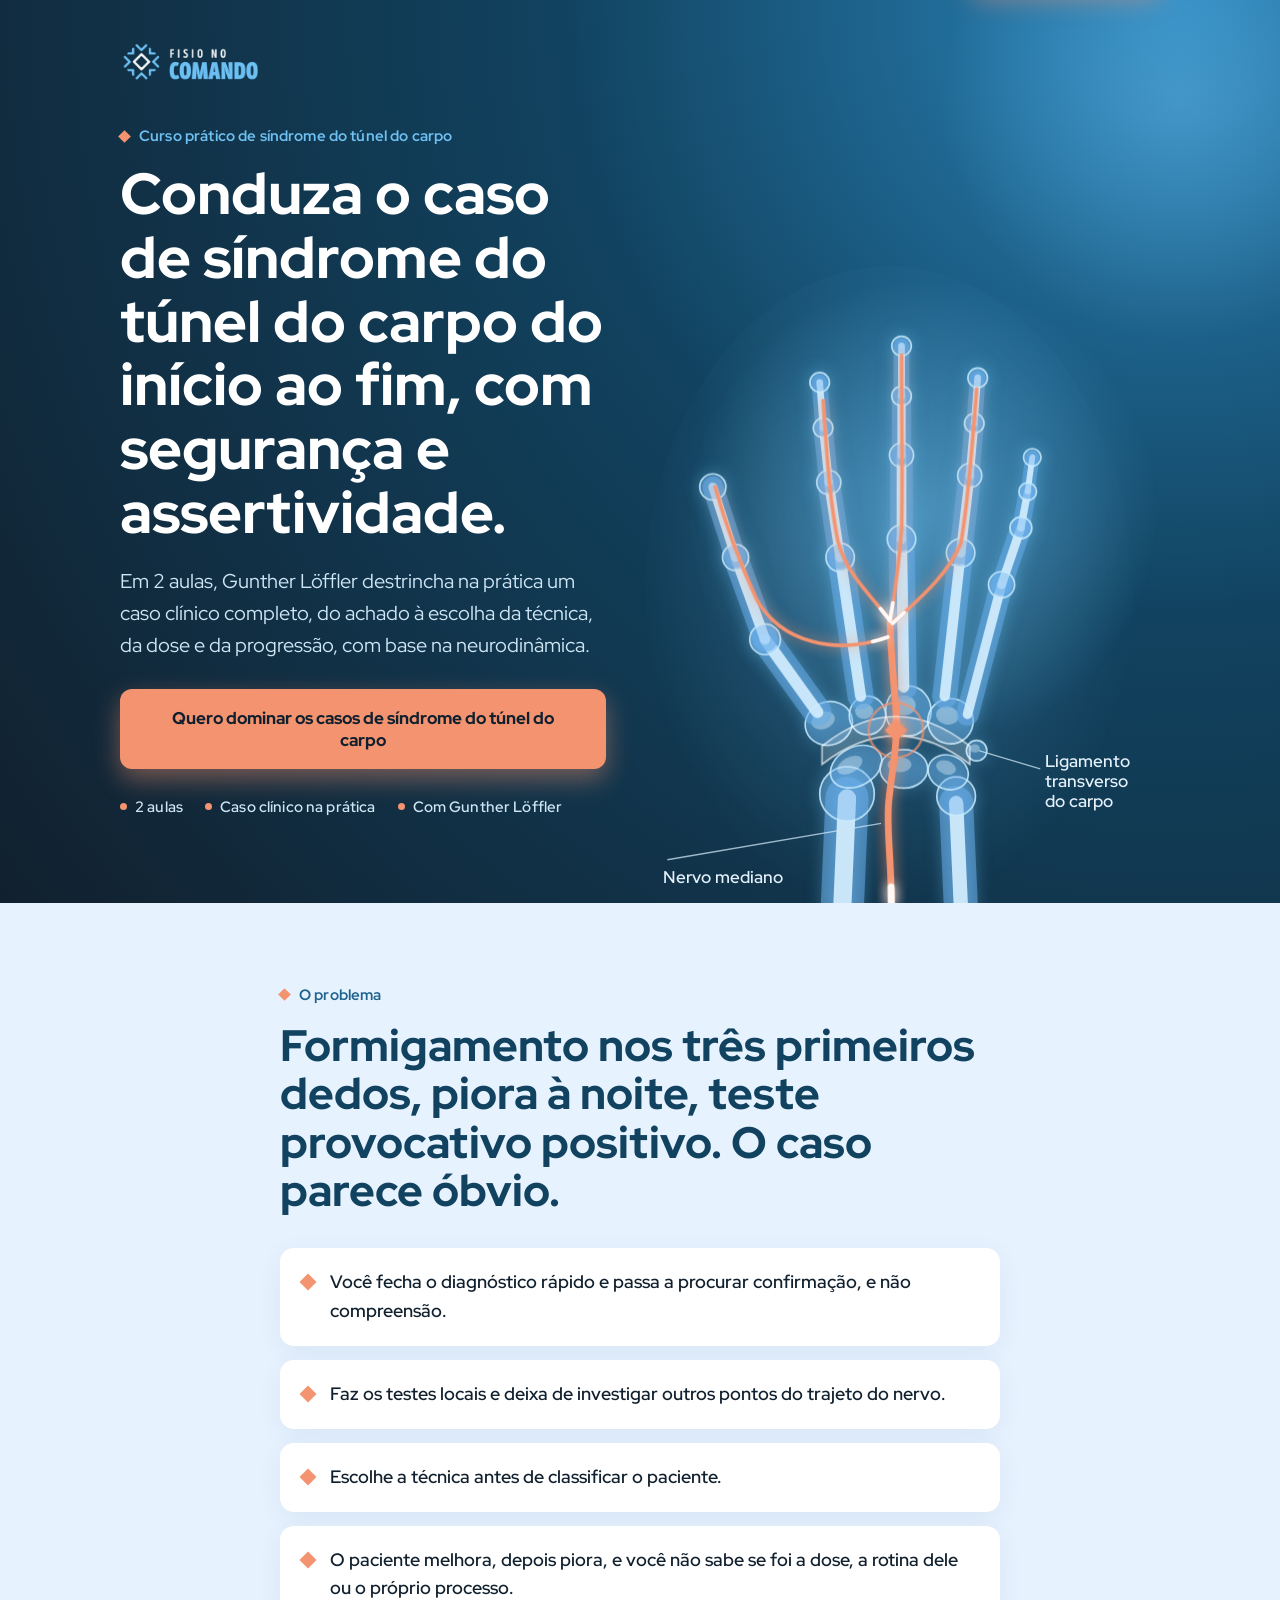
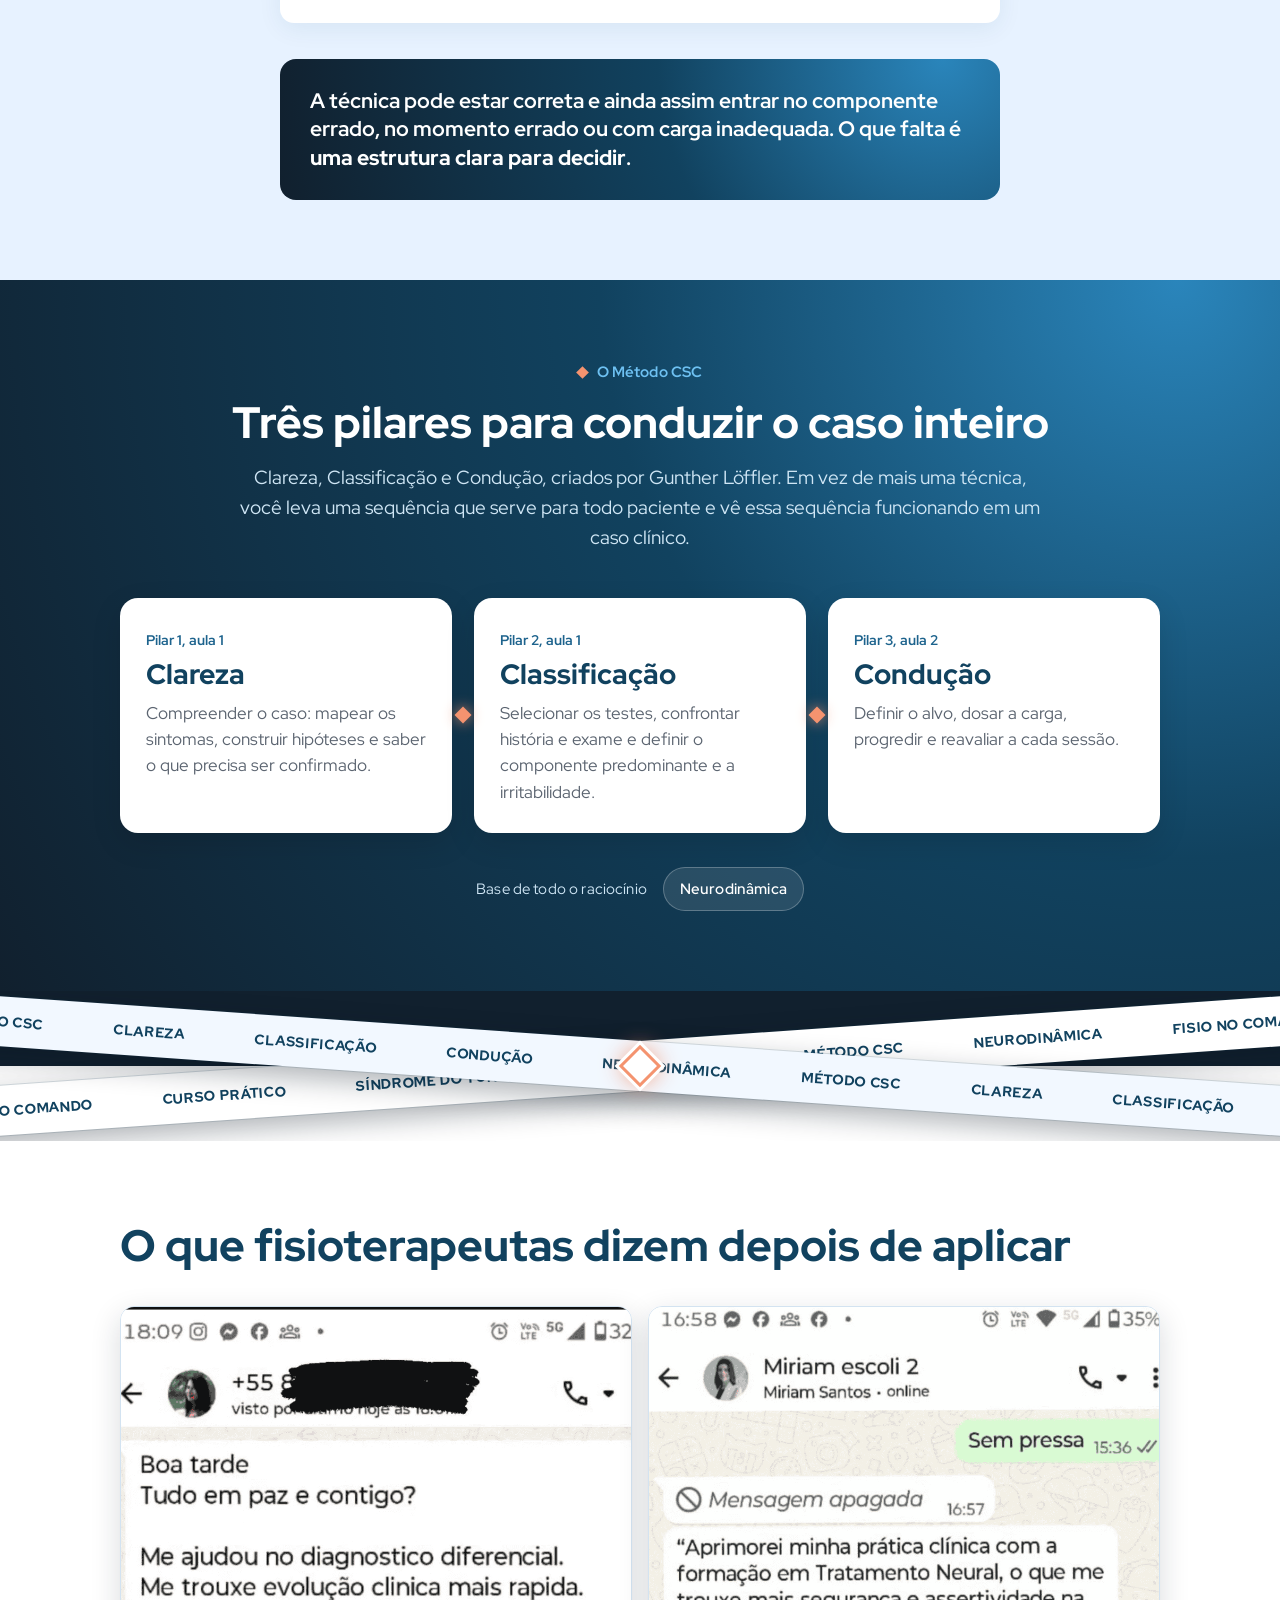
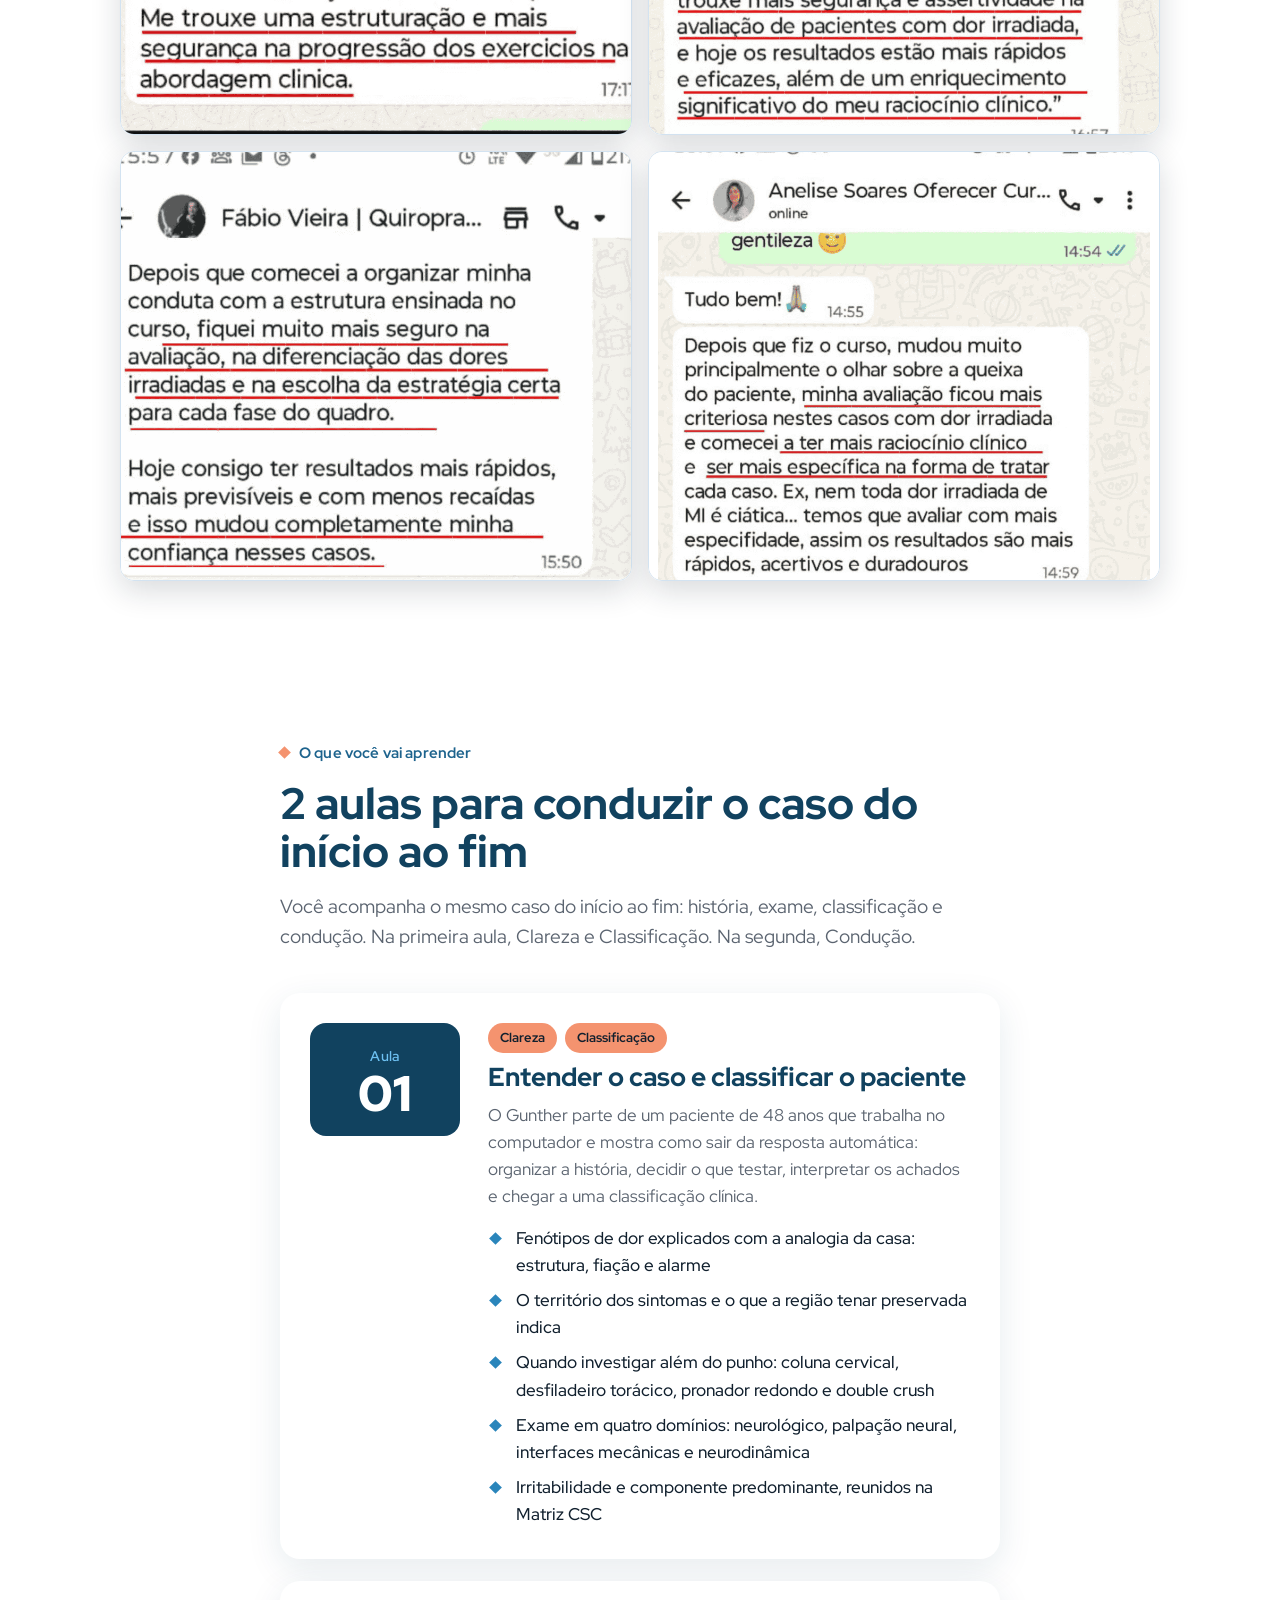
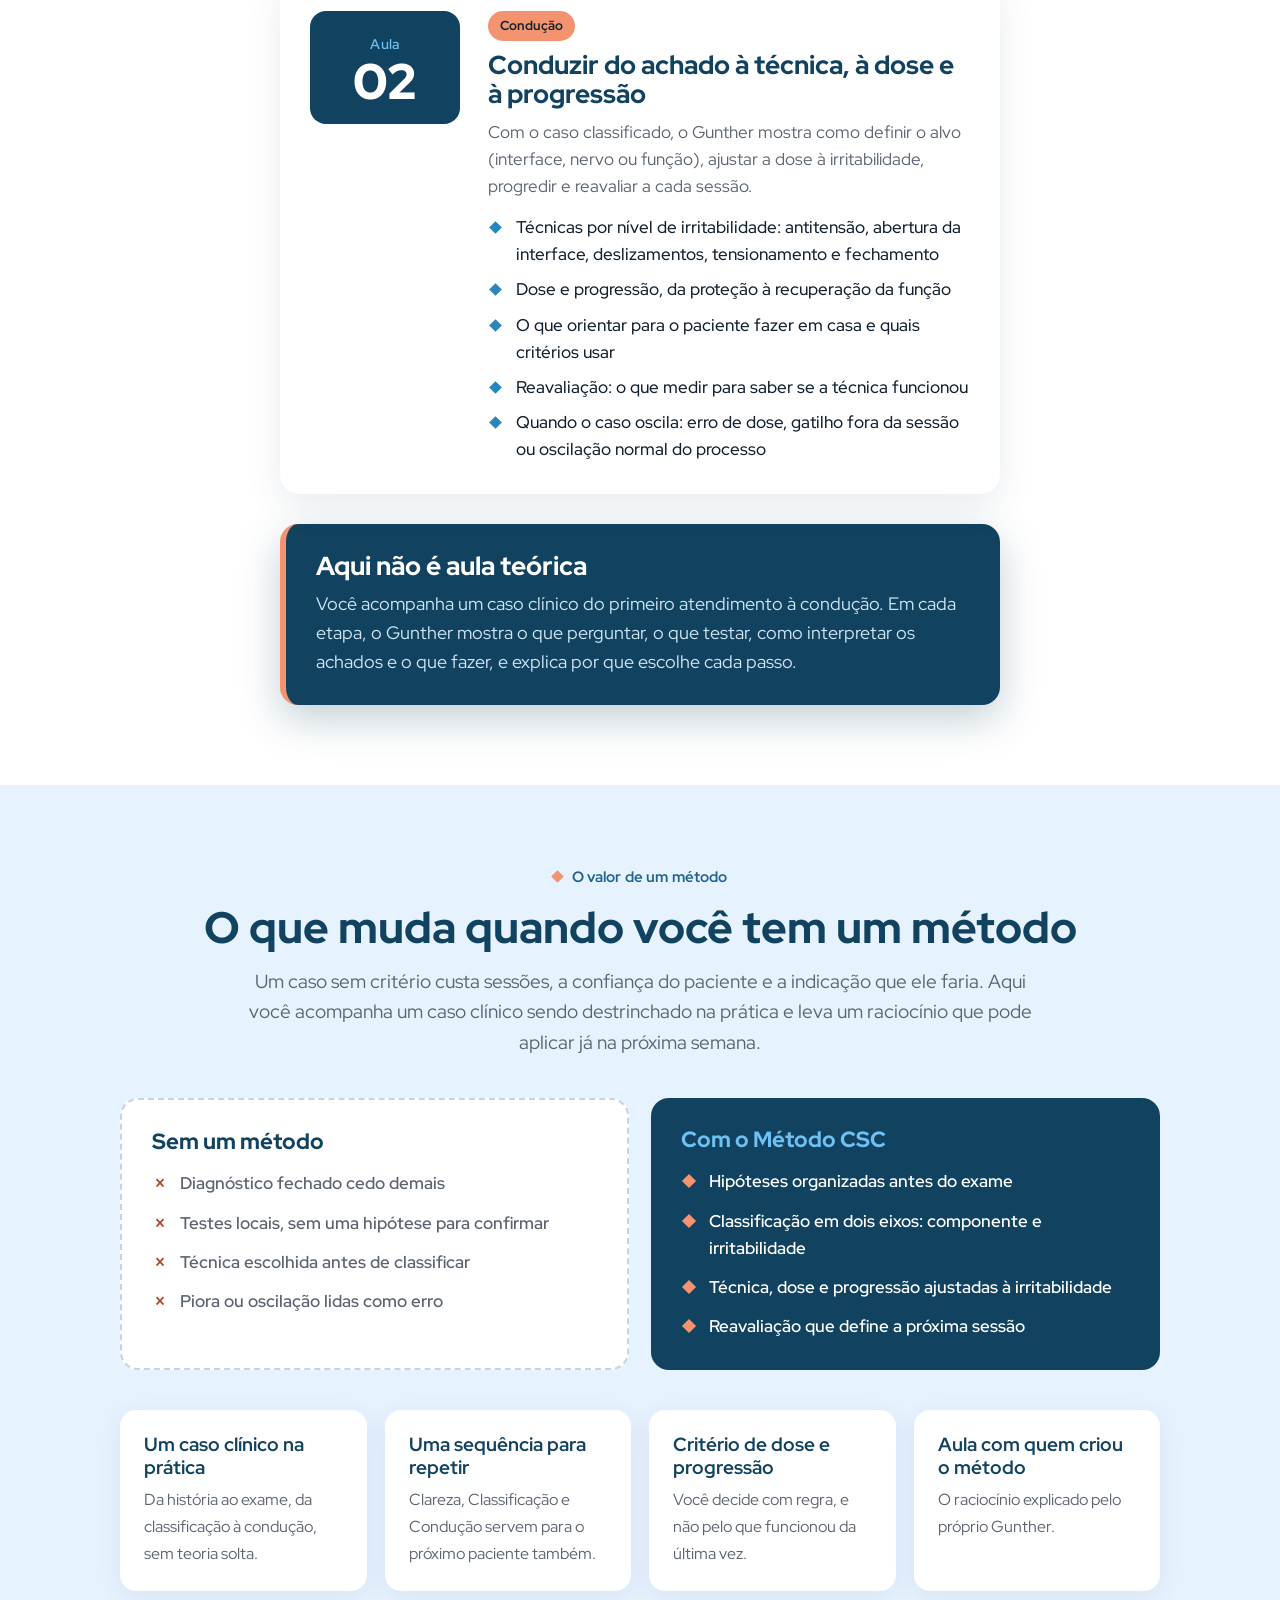
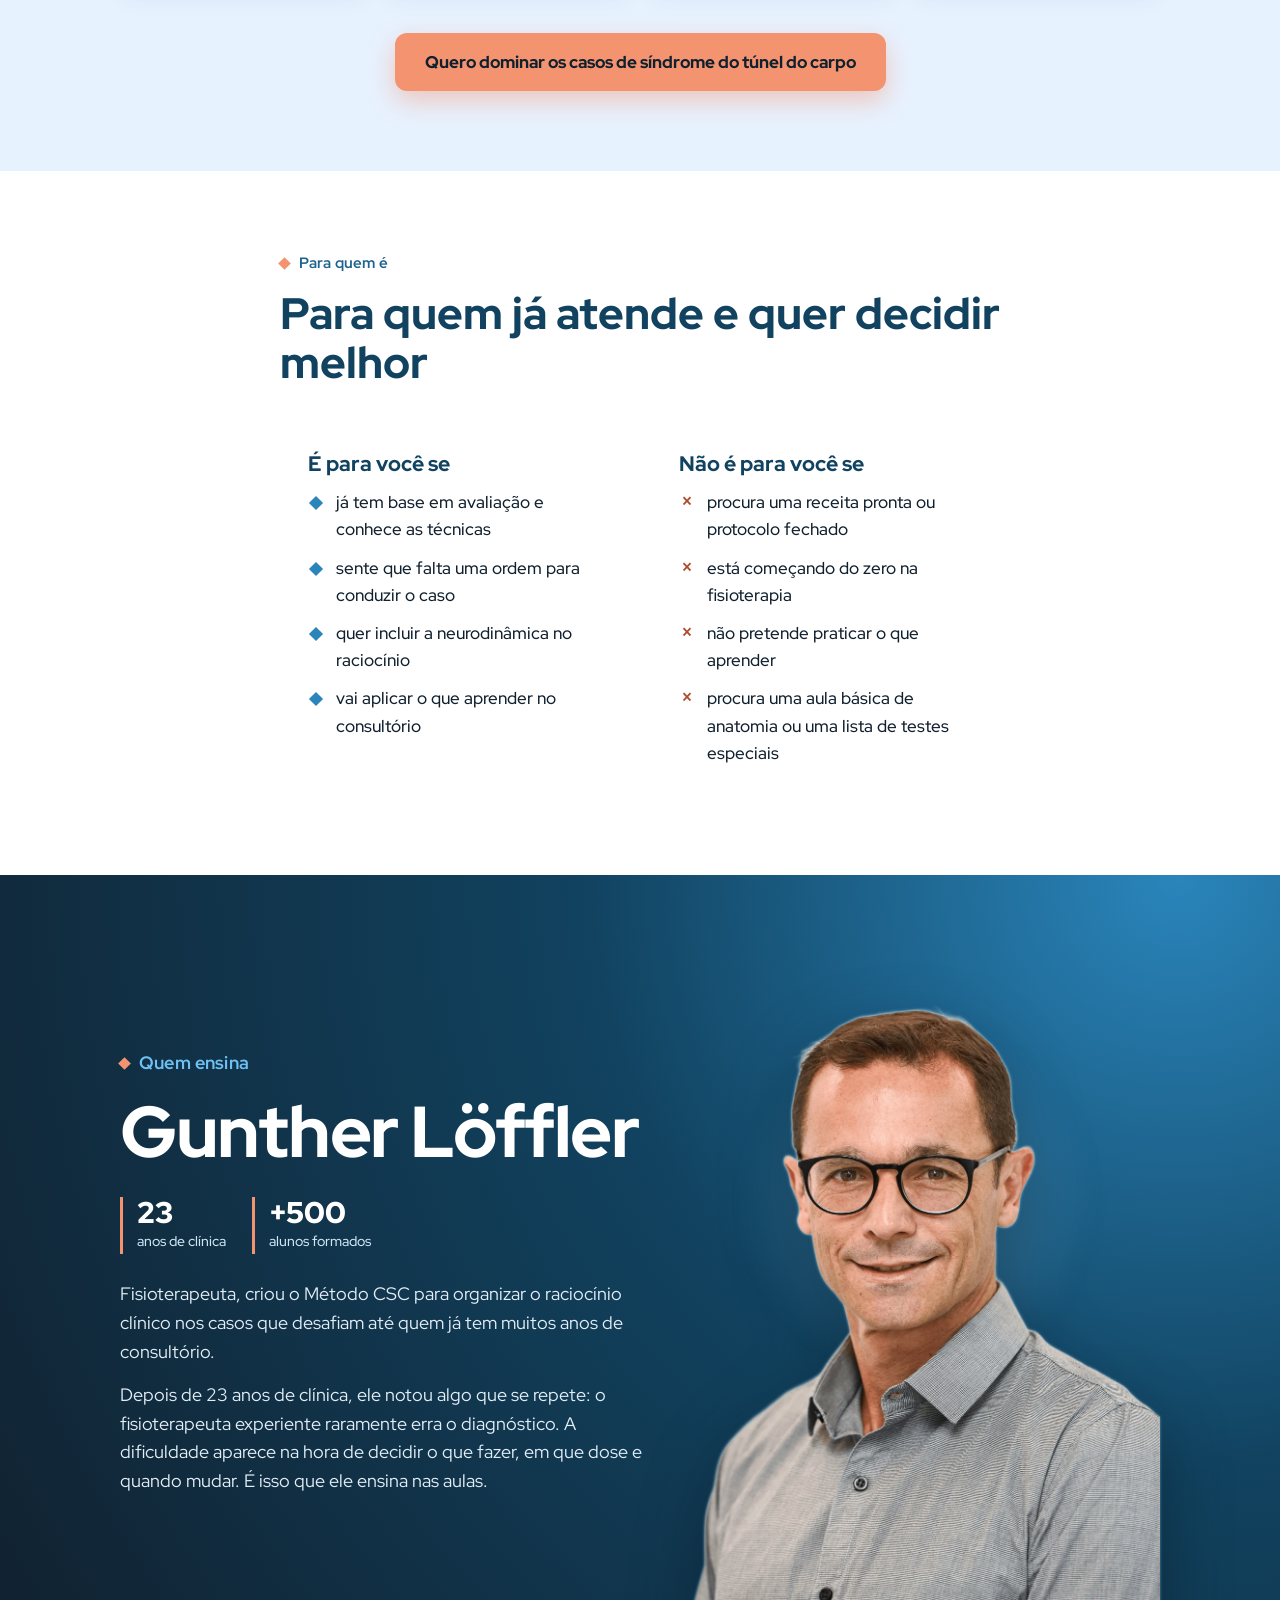
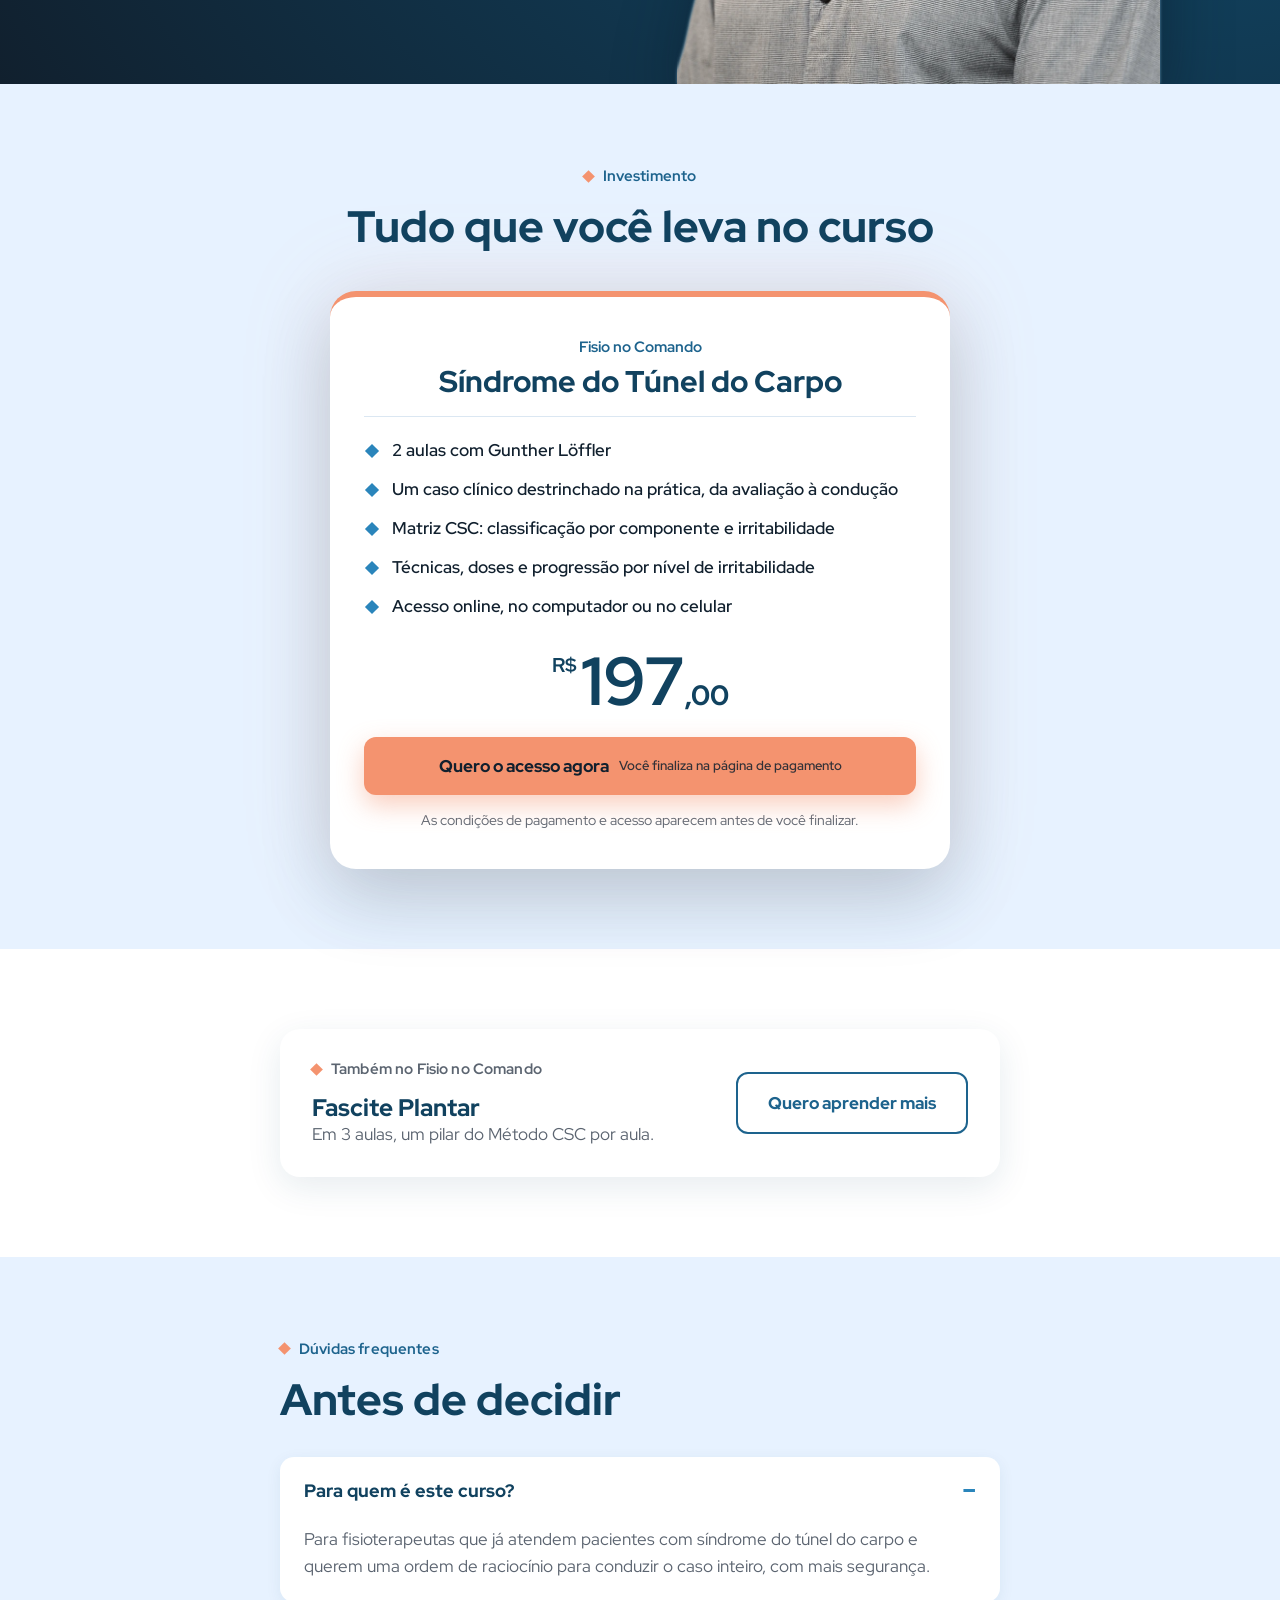
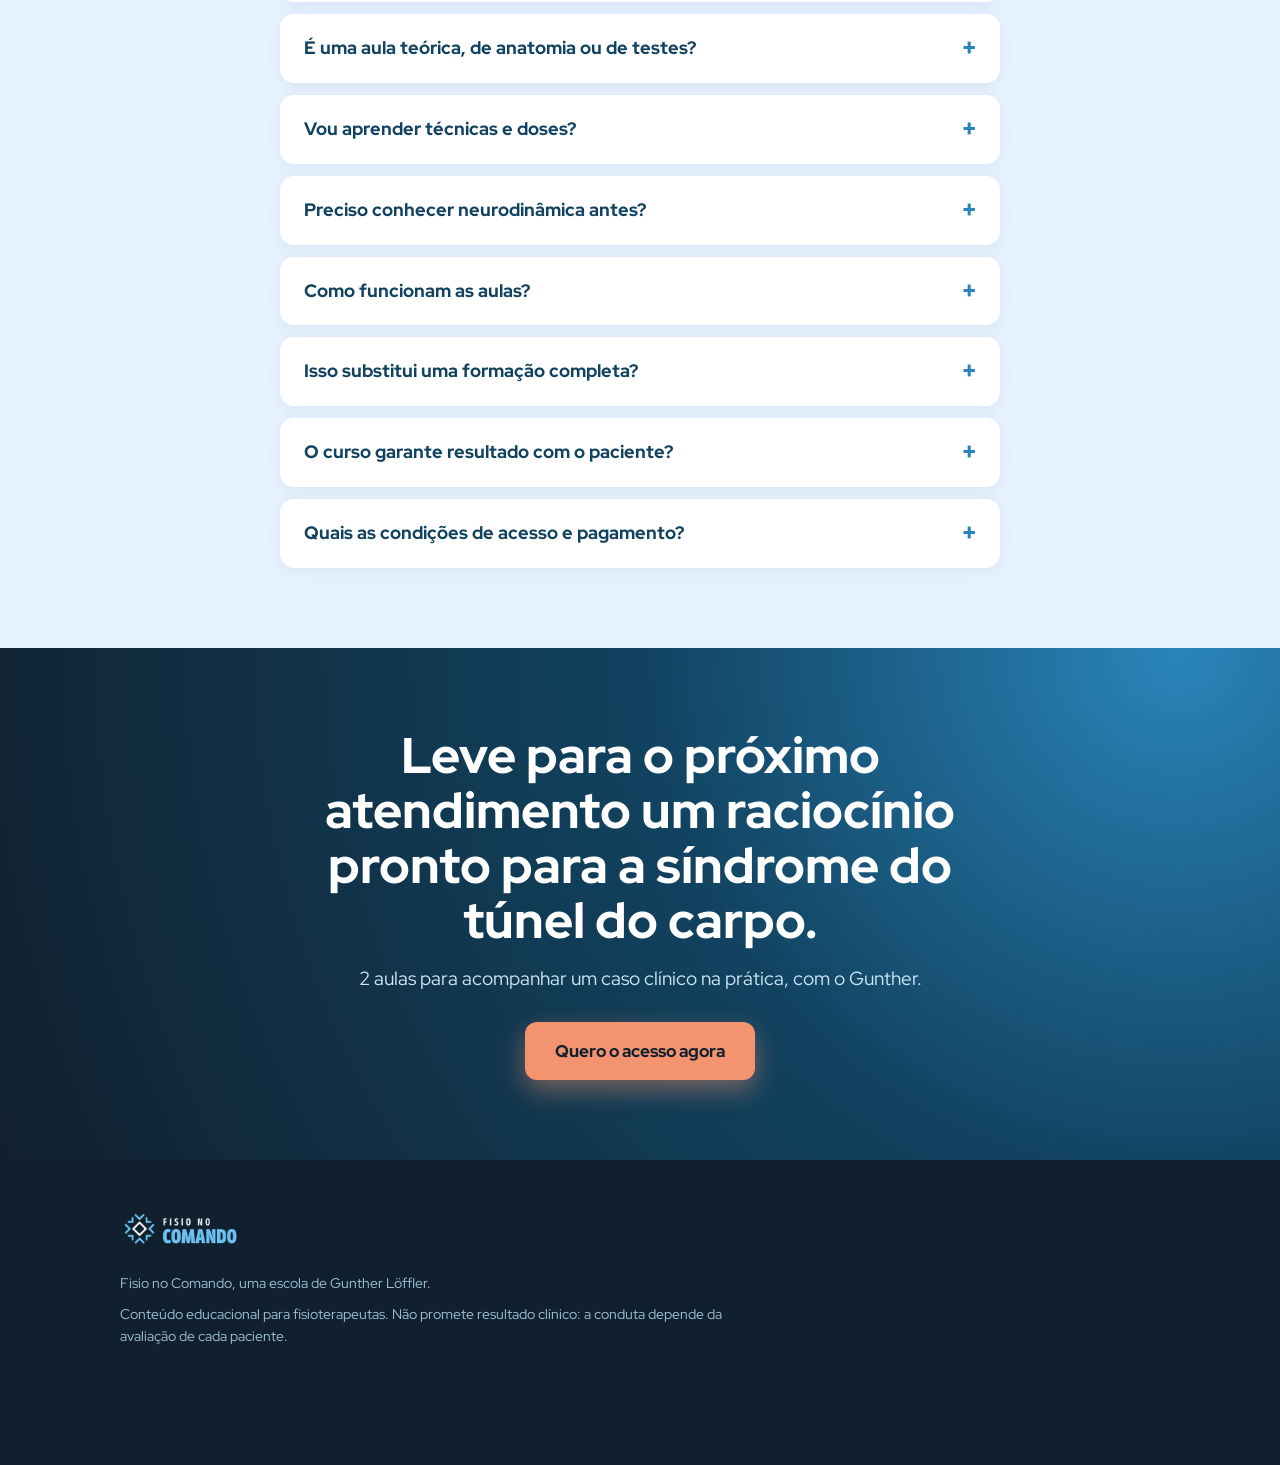
<file: tunelcarpo/index.html>
<!doctype html>
<html lang="pt-BR">
<head>
<meta charset="utf-8">
<meta name="viewport" content="width=device-width,initial-scale=1">
<title>Curso Síndrome do Túnel do Carpo | Fisio no Comando</title>
<meta name="description" content="Curso prático: em 2 aulas, Gunther Löffler destrincha um caso clínico de síndrome do túnel do carpo, da avaliação à condução, com o Método CSC: Clareza, Classificação e Condução.">
<meta property="og:title" content="Curso Síndrome do Túnel do Carpo | Fisio no Comando">
<meta property="og:description" content="Curso prático: em 2 aulas, Gunther Löffler destrincha um caso clínico de síndrome do túnel do carpo, da avaliação à condução, com o Método CSC: Clareza, Classificação e Condução.">
<meta name="theme-color" content="#11202E">
<link rel="preconnect" href="https://fonts.googleapis.com">
<link rel="preconnect" href="https://fonts.gstatic.com" crossorigin>
<link href="https://fonts.googleapis.com/css2?family=IBM+Plex+Mono:wght@500;600&family=Red+Hat+Display:wght@400;500;600;700;800;900&display=swap" rel="stylesheet">
<link rel="stylesheet" href="../minicursos-assets/estilo.css">
</head>
<body>

<div class="topbar" id="topbar">
  <div class="wrap">
    <img src="../minicursos-assets/img/logo5.png" alt="Fisio no Comando">
    <a class="btn cta sm" href="#oferta">Quero aprender mais</a>
  </div>
</div>

<header class="hero dark spot" id="topo">
  <div class="wrap">
    <img class="logo" src="../minicursos-assets/img/logo5.png" alt="Fisio no Comando">
    <div class="hero-grid">
      <div class="entra">
        <p class="eyebrow">Curso prático de síndrome do túnel do carpo</p>
        <h1>Conduza o caso de síndrome do túnel do carpo do início ao fim, com segurança e assertividade.</h1>
        <p class="sub">Em 2 aulas, Gunther Löffler destrincha na prática um caso clínico completo, do achado à escolha da técnica, da dose e da progressão, com base na neurodinâmica.</p>
        <a class="btn cta " href="#oferta">Quero dominar os casos de síndrome do túnel do carpo</a>
        <div class="fatos"><span>2 aulas</span><span>Caso clínico na prática</span><span>Com Gunther Löffler</span></div>
      </div>
      <div class="figura figura-punho entra">
        <span class="luz-hero"></span>
        <svg class="il il-mao" viewBox="0 0 470 570" role="img" aria-label="Ilustração da mão e do punho: nervo mediano passando pelo túnel do carpo">
  <defs><radialGradient id="fm" cx="50%" cy="46%" r="52%"><stop offset="0" stop-color="#6EC1F2" stop-opacity=".28"/><stop offset="1" stop-color="#6EC1F2" stop-opacity="0"/></radialGradient></defs>
  <ellipse cx="205" cy="300" rx="215" ry="290" fill="url(#fm)"/>
  <g class="ossos"><path class="b1" d="M164 570 L168 478" stroke-width="38"/><path class="b2" d="M164 570 L168 478" stroke-width="16"/><circle class="bl" cx="168" cy="474" r="24"/><path class="b1" d="M268 570 L264 482" stroke-width="30"/><path class="b2" d="M268 570 L264 482" stroke-width="12.6"/><circle class="bl" cx="264" cy="476" r="17"/><ellipse class="bl" cx="176" cy="450" rx="24" ry="17" transform="rotate(-28 176 450)"/><ellipse class="bh" cx="171.68" cy="446.26" rx="12" ry="6.8" transform="rotate(-28 176 450)"/><ellipse class="bl" cx="218" cy="452" rx="21" ry="17" transform="rotate(0 218 452)"/><ellipse class="bh" cx="214.22" cy="448.26" rx="10.5" ry="6.8" transform="rotate(0 218 452)"/><ellipse class="bl" cx="257" cy="455" rx="18" ry="15" transform="rotate(20 257 455)"/><ellipse class="bh" cx="253.76" cy="451.7" rx="9" ry="6" transform="rotate(20 257 455)"/><ellipse class="bl" cx="282" cy="436" rx="9" ry="9" transform="rotate(0 282 436)"/><ellipse class="bh" cx="280.38" cy="434.02" rx="4.5" ry="3.6" transform="rotate(0 282 436)"/><ellipse class="bl" cx="152" cy="412" rx="21" ry="19" transform="rotate(-20 152 412)"/><ellipse class="bh" cx="148.22" cy="407.82" rx="10.5" ry="7.6" transform="rotate(-20 152 412)"/><ellipse class="bl" cx="186" cy="405" rx="16" ry="17" transform="rotate(0 186 405)"/><ellipse class="bh" cx="183.12" cy="401.26" rx="8" ry="6.8" transform="rotate(0 186 405)"/><ellipse class="bl" cx="222" cy="401" rx="20" ry="22" transform="rotate(0 222 401)"/><ellipse class="bh" cx="218.4" cy="396.16" rx="10" ry="8.8" transform="rotate(0 222 401)"/><ellipse class="bl" cx="259" cy="410" rx="20" ry="20" transform="rotate(10 259 410)"/><ellipse class="bh" cx="255.4" cy="405.6" rx="10" ry="8" transform="rotate(10 259 410)"/><path class="b1" d="M142 402 L96 338" stroke-width="25"/><path class="b2" d="M142 402 L96 338" stroke-width="10.5"/><path class="b1" d="M180 388 L162 266" stroke-width="23"/><path class="b2" d="M180 388 L162 266" stroke-width="9.7"/><path class="b1" d="M218 380 L216 250" stroke-width="23"/><path class="b2" d="M218 380 L216 250" stroke-width="9.7"/><path class="b1" d="M254 388 L268 262" stroke-width="22"/><path class="b2" d="M254 388 L268 262" stroke-width="9.2"/><path class="b1" d="M274 404 L304 290" stroke-width="20"/><path class="b2" d="M274 404 L304 290" stroke-width="8.4"/><path class="b1" d="M96 338 L70 266" stroke-width="21.7"/><path class="b2" d="M96 338 L70 266" stroke-width="9.1"/><path class="b1" d="M70 266 L50 204" stroke-width="18.6"/><path class="b2" d="M70 266 L50 204" stroke-width="7.8"/><circle class="bl" cx="96" cy="338" r="13.5"/><circle class="bl" cx="70" cy="266" r="11.5"/><circle class="bl" cx="50" cy="204" r="11.5"/><path class="b1" d="M162 266 L152 200" stroke-width="20.150000000000002"/><path class="b2" d="M162 266 L152 200" stroke-width="8.5"/><path class="b1" d="M152 200 L147 152" stroke-width="17.05"/><path class="b2" d="M152 200 L147 152" stroke-width="7.2"/><path class="b1" d="M147 152 L144 112" stroke-width="13.950000000000001"/><path class="b2" d="M147 152 L144 112" stroke-width="5.9"/><circle class="bl" cx="162" cy="266" r="12.5"/><circle class="bl" cx="152" cy="200" r="10.6"/><circle class="bl" cx="147" cy="152" r="8.6"/><circle class="bl" cx="144" cy="112" r="8.6"/><path class="b1" d="M216 250 L216 176" stroke-width="20.150000000000002"/><path class="b2" d="M216 250 L216 176" stroke-width="8.5"/><path class="b1" d="M216 176 L216 124" stroke-width="17.05"/><path class="b2" d="M216 176 L216 124" stroke-width="7.2"/><path class="b1" d="M216 124 L216 80" stroke-width="13.950000000000001"/><path class="b2" d="M216 124 L216 80" stroke-width="5.9"/><circle class="bl" cx="216" cy="250" r="12.5"/><circle class="bl" cx="216" cy="176" r="10.6"/><circle class="bl" cx="216" cy="124" r="8.6"/><circle class="bl" cx="216" cy="80" r="8.6"/><path class="b1" d="M268 262 L276 194" stroke-width="20.150000000000002"/><path class="b2" d="M268 262 L276 194" stroke-width="8.5"/><path class="b1" d="M276 194 L280 148" stroke-width="17.05"/><path class="b2" d="M276 194 L280 148" stroke-width="7.2"/><path class="b1" d="M280 148 L283 108" stroke-width="13.950000000000001"/><path class="b2" d="M280 148 L283 108" stroke-width="5.9"/><circle class="bl" cx="268" cy="262" r="12.5"/><circle class="bl" cx="276" cy="194" r="10.6"/><circle class="bl" cx="280" cy="148" r="8.6"/><circle class="bl" cx="283" cy="108" r="8.6"/><path class="b1" d="M304 290 L321 240" stroke-width="18.6"/><path class="b2" d="M304 290 L321 240" stroke-width="7.8"/><path class="b1" d="M321 240 L327 208" stroke-width="15.5"/><path class="b2" d="M321 240 L327 208" stroke-width="6.5"/><path class="b1" d="M327 208 L331 178" stroke-width="12.4"/><path class="b2" d="M327 208 L331 178" stroke-width="5.2"/><circle class="bl" cx="304" cy="290" r="11.5"/><circle class="bl" cx="321" cy="240" r="9.6"/><circle class="bl" cx="327" cy="208" r="7.7"/><circle class="bl" cx="331" cy="178" r="7.7"/></g>
  <g class="nervo">
    <path class="n0" d="M207 570 C207 530 202 500 205 478 C208 450 213 430 211 400 C209 372 206 345 206 322"/><path class="n0 fino" d="M204 336 C160 352 110 342 88 302 C76 276 62 240 52 204"/><path class="n0 fino" d="M206 322 C190 300 168 282 160 252 C154 222 151 190 147 128"/><path class="n0 fino" d="M206 320 C211 292 214 270 216 240 C217 200 216 150 216 88"/><path class="n0 fino" d="M208 324 C232 302 256 282 268 254 C274 222 278 172 282 118"/>
    <path class="imp" d="M207 570 C207 530 202 500 205 478 C208 450 213 430 211 400 C209 372 206 345 206 322"/><path class="imp fino" d="M204 336 C160 352 110 342 88 302 C76 276 62 240 52 204"/><path class="imp fino" d="M206 322 C190 300 168 282 160 252 C154 222 151 190 147 128"/><path class="imp fino" d="M206 320 C211 292 214 270 216 240 C217 200 216 150 216 88"/><path class="imp fino" d="M208 324 C232 302 256 282 268 254 C274 222 278 172 282 118"/>
  </g>
  <path class="lig" d="M146 432 Q211 380 276 432 L276 448 Q211 398 146 448 Z"/>
  <circle class="halo" cx="211" cy="418" r="24"/>
  <rect class="foco" x="204" y="411" width="14" height="14" transform="rotate(45 211 418)"/>
  <g class="rot"><path d="M10 532 L198 500"/><text x="6" y="552">Nervo mediano</text>
  <path d="M338 452 L284 436"/><text x="342" y="450">Ligamento</text><text x="342" y="468">transverso</text><text x="342" y="486">do carpo</text></g>
</svg>
      
      </div>
    </div>
  </div>
</header>



<section class="alt">
  <div class="wrap narrow">
    <p class="eyebrow">O problema</p>
    <h2>Formigamento nos três primeiros dedos, piora à noite, teste provocativo positivo. O caso parece óbvio.</h2>
    <div class="dores">
      <div class="dor">Você fecha o diagnóstico rápido e passa a procurar confirmação, e não compreensão.</div>
      <div class="dor">Faz os testes locais e deixa de investigar outros pontos do trajeto do nervo.</div>
      <div class="dor">Escolhe a técnica antes de classificar o paciente.</div>
      <div class="dor">O paciente melhora, depois piora, e você não sabe se foi a dose, a rotina dele ou o próprio processo.</div>
    </div>
    <div class="virada">A técnica pode estar correta e ainda assim entrar no componente errado, no momento errado ou com carga inadequada. O que falta é <b>uma estrutura clara para decidir</b>.</div>
  </div>
</section>

<section class="dark spot" id="metodo">
  <div class="wrap">
    <div class="center">
      <p class="eyebrow">O Método CSC</p>
      <h2>Três pilares para conduzir o caso inteiro</h2>
      <p class="lead">Clareza, Classificação e Condução, criados por Gunther Löffler. Em vez de mais uma técnica, você leva uma sequência que serve para todo paciente e vê essa sequência funcionando em um caso clínico.</p>
    </div>
    <div class="passos">
        <div class="passo"><span class="n">Pilar 1, aula 1</span><h3>Clareza</h3><p>Compreender o caso: mapear os sintomas, construir hipóteses e saber o que precisa ser confirmado.</p></div>
        <div class="passo"><span class="n">Pilar 2, aula 1</span><h3>Classificação</h3><p>Selecionar os testes, confrontar história e exame e definir o componente predominante e a irritabilidade.</p></div>
        <div class="passo"><span class="n">Pilar 3, aula 2</span><h3>Condução</h3><p>Definir o alvo, dosar a carga, progredir e reavaliar a cada sessão.</p></div>
    </div>
    <div class="base"><span>Base de todo o raciocínio</span><b>Neurodinâmica</b></div>
  </div>
</section>

<div class="cruz cruz-b" aria-hidden="true">
    <div class="fx fx-a"><div class="rola"><span>Fisio no Comando</span><span>Curso prático</span><span>Síndrome do túnel do carpo</span><span>2 aulas</span><span>Método CSC</span><span>Neurodinâmica</span><span>Fisio no Comando</span><span>Curso prático</span><span>Síndrome do túnel do carpo</span><span>2 aulas</span><span>Método CSC</span><span>Neurodinâmica</span><span>Fisio no Comando</span><span>Curso prático</span><span>Síndrome do túnel do carpo</span><span>2 aulas</span><span>Método CSC</span><span>Neurodinâmica</span><span>Fisio no Comando</span><span>Curso prático</span><span>Síndrome do túnel do carpo</span><span>2 aulas</span><span>Método CSC</span><span>Neurodinâmica</span></div></div>
    <div class="fx fx-b"><div class="rola volta"><span>Método CSC</span><span>Clareza</span><span>Classificação</span><span>Condução</span><span>Neurodinâmica</span><span>Método CSC</span><span>Clareza</span><span>Classificação</span><span>Condução</span><span>Neurodinâmica</span><span>Método CSC</span><span>Clareza</span><span>Classificação</span><span>Condução</span><span>Neurodinâmica</span><span>Método CSC</span><span>Clareza</span><span>Classificação</span><span>Condução</span><span>Neurodinâmica</span><span>Método CSC</span><span>Clareza</span><span>Classificação</span><span>Condução</span><span>Neurodinâmica</span><span>Método CSC</span><span>Clareza</span><span>Classificação</span><span>Condução</span><span>Neurodinâmica</span></div></div>
    <span class="no"></span>
  </div>

<section>
  <div class="wrap">
    <h2>O que fisioterapeutas dizem depois de aplicar</h2>
    <div class="deps">
      <figure><img src="../img/depoimentos/depoimento-1.png" alt="Mensagem de aluna por WhatsApp: ajudou no diagnóstico diferencial e trouxe mais segurança na progressão dos exercícios" loading="lazy"></figure>
      <figure><img src="../img/depoimentos/depoimento-2.png" alt="Mensagem de Miriam Santos por WhatsApp: mais segurança e assertividade na avaliação de pacientes com dor irradiada" loading="lazy"></figure>
      <figure><img src="../img/depoimentos/depoimento-3.png" alt="Mensagem de Fábio Vieira por WhatsApp: mais segurança na avaliação e resultados mais previsíveis" loading="lazy"></figure>
      <figure><img src="../img/depoimentos/depoimento-4.png" alt="Mensagem de Anelise Soares por WhatsApp: avaliação mais criteriosa e mais raciocínio clínico" loading="lazy"></figure>
    </div>
  </div>
</section>

<section id="aulas">
  <div class="wrap narrow">
    <p class="eyebrow">O que você vai aprender</p>
    <h2>2 aulas para conduzir o caso do início ao fim</h2>
    <p class="lead">Você acompanha o mesmo caso do início ao fim: história, exame, classificação e condução. Na primeira aula, Clareza e Classificação. Na segunda, Condução.</p>
    <div class="aulas">
      <article class="aula">
        <div class="num"><span>Aula</span><b>01</b></div>
        <div>
          <div class="tags"><span class="tag o">Clareza</span><span class="tag o">Classificação</span></div>
          <h3>Entender o caso e classificar o paciente</h3>
          <p>O Gunther parte de um paciente de 48 anos que trabalha no computador e mostra como sair da resposta automática: organizar a história, decidir o que testar, interpretar os achados e chegar a uma classificação clínica.</p>
          <ul><li>Fenótipos de dor explicados com a analogia da casa: estrutura, fiação e alarme</li><li>O território dos sintomas e o que a região tenar preservada indica</li><li>Quando investigar além do punho: coluna cervical, desfiladeiro torácico, pronador redondo e double crush</li><li>Exame em quatro domínios: neurológico, palpação neural, interfaces mecânicas e neurodinâmica</li><li>Irritabilidade e componente predominante, reunidos na Matriz CSC</li></ul>
        </div>
      </article>
      <article class="aula">
        <div class="num"><span>Aula</span><b>02</b></div>
        <div>
          <div class="tags"><span class="tag o">Condução</span></div>
          <h3>Conduzir do achado à técnica, à dose e à progressão</h3>
          <p>Com o caso classificado, o Gunther mostra como definir o alvo (interface, nervo ou função), ajustar a dose à irritabilidade, progredir e reavaliar a cada sessão.</p>
          <ul><li>Técnicas por nível de irritabilidade: antitensão, abertura da interface, deslizamentos, tensionamento e fechamento</li><li>Dose e progressão, da proteção à recuperação da função</li><li>O que orientar para o paciente fazer em casa e quais critérios usar</li><li>Reavaliação: o que medir para saber se a técnica funcionou</li><li>Quando o caso oscila: erro de dose, gatilho fora da sessão ou oscilação normal do processo</li></ul>
        </div>
      </article>
    </div>
    <div class="pratica">
      <h3>Aqui não é aula teórica</h3>
      <p>Você acompanha um caso clínico do primeiro atendimento à condução. Em cada etapa, o Gunther mostra o que perguntar, o que testar, como interpretar os achados e o que fazer, e explica por que escolhe cada passo.</p>
    </div>
  </div>
</section>

<section class="alt">
  <div class="wrap">
    <div class="center">
      <p class="eyebrow">O valor de um método</p>
      <h2>O que muda quando você tem um método</h2>
      <p class="lead">Um caso sem critério custa sessões, a confiança do paciente e a indicação que ele faria. Aqui você acompanha um caso clínico sendo destrinchado na prática e leva um raciocínio que pode aplicar já na próxima semana.</p>
    </div>
    <div class="comp">
      <div class="sem"><h3>Sem um método</h3><ul><li>Diagnóstico fechado cedo demais</li><li>Testes locais, sem uma hipótese para confirmar</li><li>Técnica escolhida antes de classificar</li><li>Piora ou oscilação lidas como erro</li></ul></div>
      <div class="com"><h3>Com o Método CSC</h3><ul><li>Hipóteses organizadas antes do exame</li><li>Classificação em dois eixos: componente e irritabilidade</li><li>Técnica, dose e progressão ajustadas à irritabilidade</li><li>Reavaliação que define a próxima sessão</li></ul></div>
    </div>
    <div class="leva">
      <div><b>Um caso clínico na prática</b><span>Da história ao exame, da classificação à condução, sem teoria solta.</span></div>
      <div><b>Uma sequência para repetir</b><span>Clareza, Classificação e Condução servem para o próximo paciente também.</span></div>
      <div><b>Critério de dose e progressão</b><span>Você decide com regra, e não pelo que funcionou da última vez.</span></div>
      <div><b>Aula com quem criou o método</b><span>O raciocínio explicado pelo próprio Gunther.</span></div>
    </div>
    <div class="center" style="margin-top:42px"><a class="btn cta " href="#oferta">Quero dominar os casos de síndrome do túnel do carpo</a></div>
  </div>
</section>

<section>
  <div class="wrap narrow">
    <p class="eyebrow">Para quem é</p>
    <h2>Para quem já atende e quer decidir melhor</h2>
    <div class="quem">
      <div class="sim"><h3>É para você se</h3><ul>
        <li>já tem base em avaliação e conhece as técnicas</li>
        <li>sente que falta uma ordem para conduzir o caso</li>
        <li>quer incluir a neurodinâmica no raciocínio</li>
        <li>vai aplicar o que aprender no consultório</li></ul></div>
      <div class="nao"><h3>Não é para você se</h3><ul>
        <li>procura uma receita pronta ou protocolo fechado</li>
        <li>está começando do zero na fisioterapia</li>
        <li>não pretende praticar o que aprender</li><li>procura uma aula básica de anatomia ou uma lista de testes especiais</li></ul></div>
    </div>
  </div>
</section>

<section class="dark autor-sec spot">
  <div class="wrap autor">
    <div class="texto">
      <p class="eyebrow">Quem ensina</p>
      <h2>Gunther Löffler</h2>
      <div class="nums"><div><b>23</b><span>anos de clínica</span></div><div><b>+500</b><span>alunos formados</span></div></div>
      <p>Fisioterapeuta, criou o Método CSC para organizar o raciocínio clínico nos casos que desafiam até quem já tem muitos anos de consultório.</p>
      <p>Depois de 23 anos de clínica, ele notou algo que se repete: o fisioterapeuta experiente raramente erra o diagnóstico. A dificuldade aparece na hora de decidir o que fazer, em que dose e quando mudar. É isso que ele ensina nas aulas.</p>
    </div>
    <div class="retrato">
      <span class="luz"></span>
      <img src="../minicursos-assets/img/gunther-recorte.webp" width="1000" height="1502" alt="Gunther Löffler, fisioterapeuta">
    </div>
  </div>
</section>

<section class="alt" id="oferta">
  <div class="wrap center">
    <p class="eyebrow">Investimento</p>
    <h2>Tudo que você leva no curso</h2>
    <div class="oferta">
      <div class="nome">Fisio no Comando</div>
      <h3>Síndrome do Túnel do Carpo</h3>
      <ul><li>2 aulas com Gunther Löffler</li><li>Um caso clínico destrinchado na prática, da avaliação à condução</li><li>Matriz CSC: classificação por componente e irritabilidade</li><li>Técnicas, doses e progressão por nível de irritabilidade</li><li>Acesso online, no computador ou no celular</li></ul>
      <div class="preco"><small>R$</small><b>197</b><span>,00</span></div>
      <a class="btn cta " href="#oferta" data-checkout>Quero o acesso agora <small>Você finaliza na página de pagamento</small></a>
      <p class="nota">As condições de pagamento e acesso aparecem antes de você finalizar.</p>
    </div>
  </div>
</section>

<section>
  <div class="wrap narrow">
    <div class="outro">
      <div><p class="eyebrow">Também no Fisio no Comando</p><h3>Fascite Plantar</h3><p>Em 3 aulas, um pilar do Método CSC por aula.</p></div>
      <a class="btn line" href="../fasciteplantar/">Quero aprender mais</a>
    </div>
  </div>
</section>

<section class="alt">
  <div class="wrap narrow">
    <p class="eyebrow">Dúvidas frequentes</p>
    <h2>Antes de decidir</h2>
    <div class="faq">
      <details open><summary>Para quem é este curso?</summary><p>Para fisioterapeutas que já atendem pacientes com síndrome do túnel do carpo e querem uma ordem de raciocínio para conduzir o caso inteiro, com mais segurança.</p></details>
      <details><summary>É uma aula teórica, de anatomia ou de testes?</summary><p>Não. É um caso clínico destrinchado na prática: você acompanha a história, o exame, a classificação e a condução, e decide junto com o Gunther. A teoria entra só para sustentar cada decisão, e não é uma lista de testes nem um protocolo pronto.</p></details>
      <details><summary>Vou aprender técnicas e doses?</summary><p>Sim. Na segunda aula, o Gunther apresenta técnicas e doses por nível de irritabilidade. A ideia não é um protocolo fechado, e sim entender o que ajustar a cada resposta do paciente.</p></details>
      <details><summary>Preciso conhecer neurodinâmica antes?</summary><p>Não. A neurodinâmica é a base do raciocínio e o Gunther apresenta o que você precisa para aplicar no caso. Quem já conhece vai organizar o que sabe dentro do Método CSC.</p></details>
      <details><summary>Como funcionam as aulas?</summary><p>São 2 aulas: na primeira, Clareza e Classificação; na segunda, Condução. Para assistir online no computador ou no celular.</p></details>
      <details><summary>Isso substitui uma formação completa?</summary><p>Não. É um curso prático sobre um caso. Para a formação completa em dor irradiada, existe o FisioExpert.</p></details>
      <details><summary>O curso garante resultado com o paciente?</summary><p>Não. A conduta depende da avaliação de cada paciente. O curso entrega raciocínio e critério para você decidir melhor.</p></details>
      <details><summary>Quais as condições de acesso e pagamento?</summary><p>Elas aparecem na página de compra, antes de você finalizar.</p></details>
    </div>
  </div>
</section>

<section class="dark final spot">
  <div class="wrap center">
    <h2>Leve para o próximo atendimento um raciocínio pronto para a síndrome do túnel do carpo.</h2>
    <p class="lead">2 aulas para acompanhar um caso clínico na prática, com o Gunther.</p>
    <a class="btn cta " href="#oferta" data-checkout>Quero o acesso agora</a>
  </div>
</section>

<footer>
  <div class="wrap">
    <img src="../minicursos-assets/img/logo5.png" alt="Fisio no Comando">
    <p>Fisio no Comando, uma escola de Gunther Löffler.</p>
    <p>Conteúdo educacional para fisioterapeutas. Não promete resultado clínico: a conduta depende da avaliação de cada paciente.</p>
  </div>
</footer>

<div class="fixo"><a class="btn cta " href="#oferta">Quero aprender mais</a></div>

<script>
  // Link de checkout: cole no campo "checkout" do gerar.js. Enquanto estiver vazio, os botões de compra levam à seção de investimento.
  var CHECKOUT_URL = "https://pay.hotmart.com/F108621251C?off=xr4iaqxb";
  if (CHECKOUT_URL) document.querySelectorAll('[data-checkout]').forEach(function (a) { a.href = CHECKOUT_URL; });

  var topbar = document.getElementById('topbar'), topo = document.getElementById('topo');
  if ('IntersectionObserver' in window) {
    new IntersectionObserver(function (e) { topbar.classList.toggle('on', !e[0].isIntersecting); }, { threshold: 0 }).observe(topo);
  }

  // Seções que entram em foco enquanto a página rola (do desfocado ao nítido).
  // Sem JavaScript ou com "reduzir movimento" ligado, tudo aparece normalmente.
  var calmo = window.matchMedia && matchMedia('(prefers-reduced-motion: reduce)').matches;
  if (!calmo && 'IntersectionObserver' in window) {
    var grupos = [
      ['.alt:not(#oferta) > .wrap > .eyebrow, .alt:not(#oferta) > .wrap > h2, .alt:not(#oferta) > .wrap > .lead', 0],
      ['.dores .dor', 1], ['.virada', 0],
      ['#metodo .center > *', 1], ['.passo', 1], ['.base', 0],
      ['#aulas .wrap > .eyebrow, #aulas .wrap > h2, #aulas .wrap > .lead', 1], ['.aula', 0], ['.pratica', 0],
      ['.comp > div', 1], ['.leva > div', 1],
      ['.quem > div', 1], ['.autor .texto > *', 1], ['.retrato', 0],
      ['.oferta', 0], ['.outro', 0], ['.faq details', 1], ['.final .wrap > *', 1]
    ];
    var alvos = [];
    grupos.forEach(function (g) {
      document.querySelectorAll(g[0]).forEach(function (el, i) {
        if (el.classList.contains('rv')) return;
        el.classList.add('rv');
        if (g[1]) el.style.setProperty('--d', (i % 5) * 90 + 'ms');
        alvos.push(el);
      });
    });
    document.querySelectorAll('.aula').forEach(function (el, i) { el.classList.add(i % 2 ? 'rv-d' : 'rv-e'); });
    document.querySelector('.retrato') && document.querySelector('.retrato').classList.add('rv-up');
    var io = new IntersectionObserver(function (es) {
      es.forEach(function (e) { if (e.isIntersecting) { e.target.classList.add('in'); io.unobserve(e.target); } });
    }, { threshold: 0.14, rootMargin: '0px 0px -6% 0px' });
    alvos.forEach(function (el) { io.observe(el); });

    // Luz que acompanha o mouse nas seções escuras
    document.querySelectorAll('.spot').forEach(function (s) {
      s.addEventListener('pointermove', function (e) {
        var r = s.getBoundingClientRect();
        s.style.setProperty('--mx', (e.clientX - r.left) + 'px');
        s.style.setProperty('--my', (e.clientY - r.top) + 'px');
      });
    });
  }
</script>
</body>
</html>
</file>
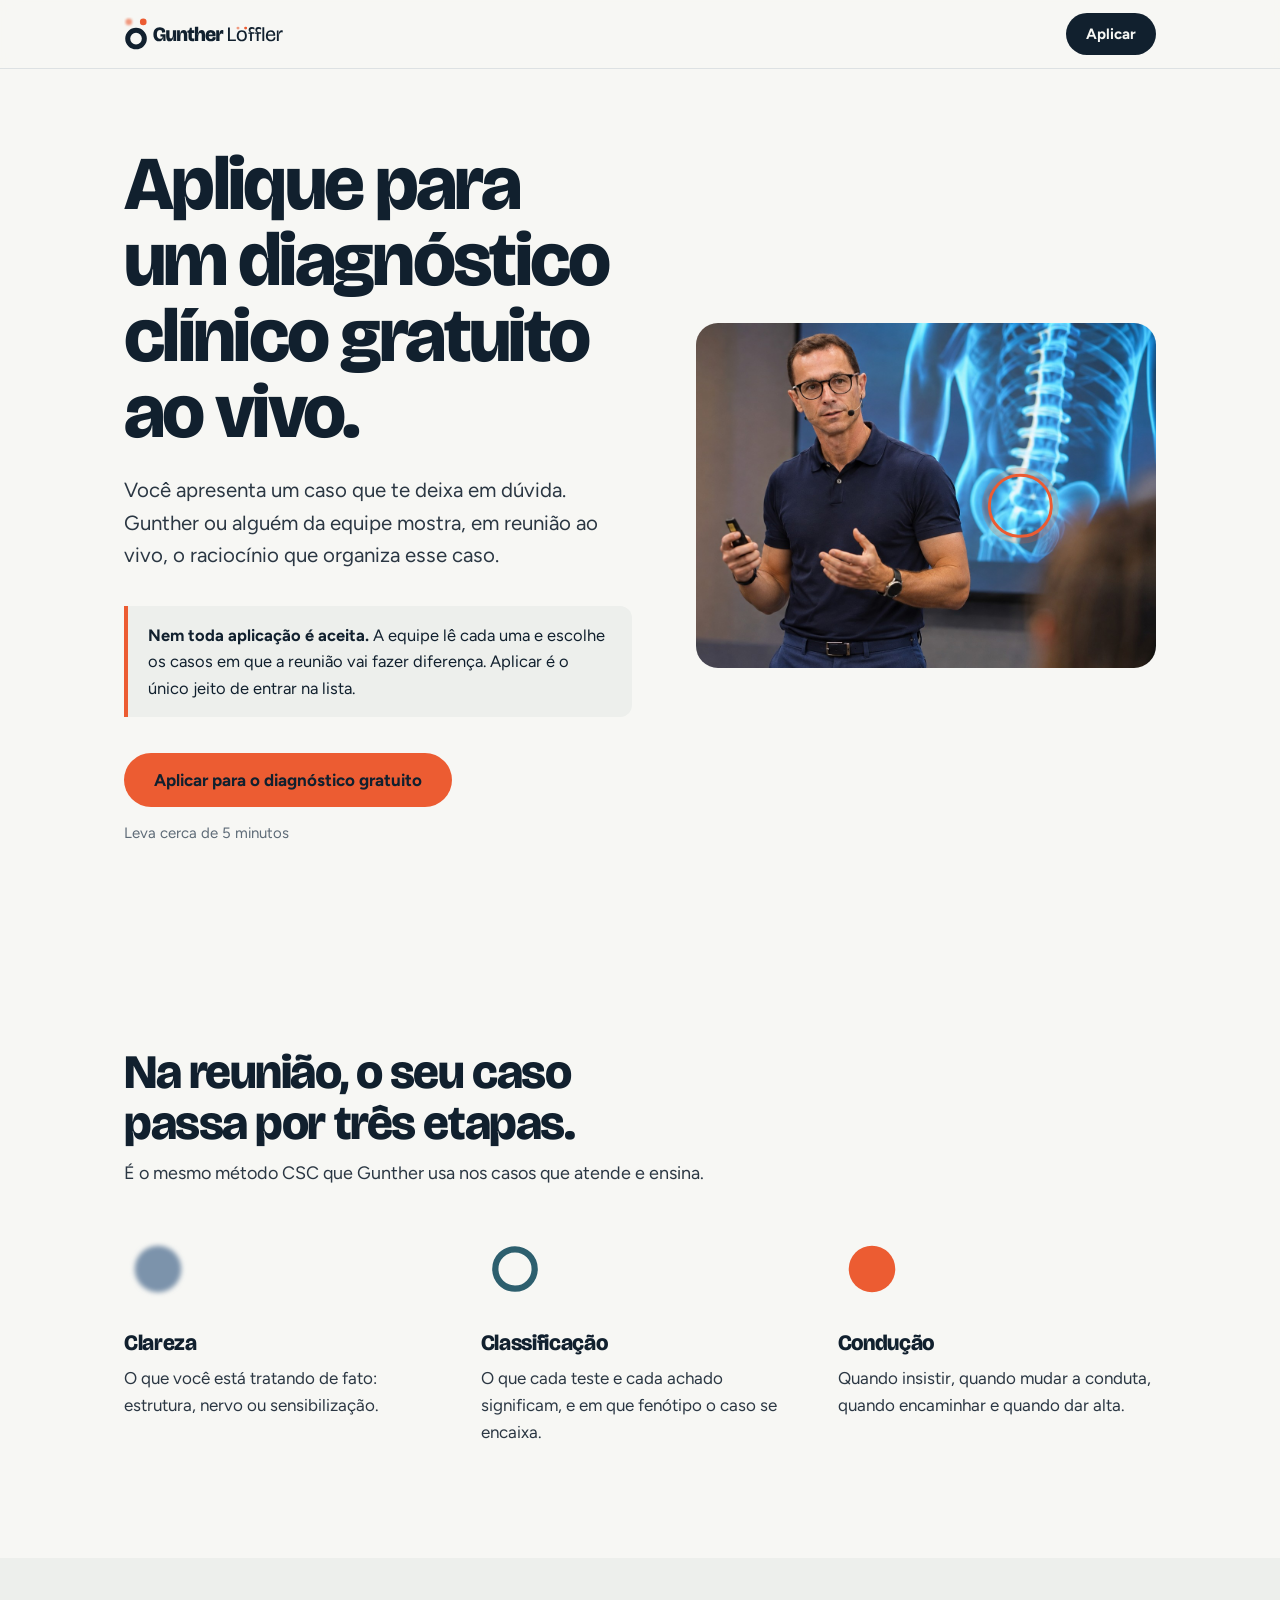
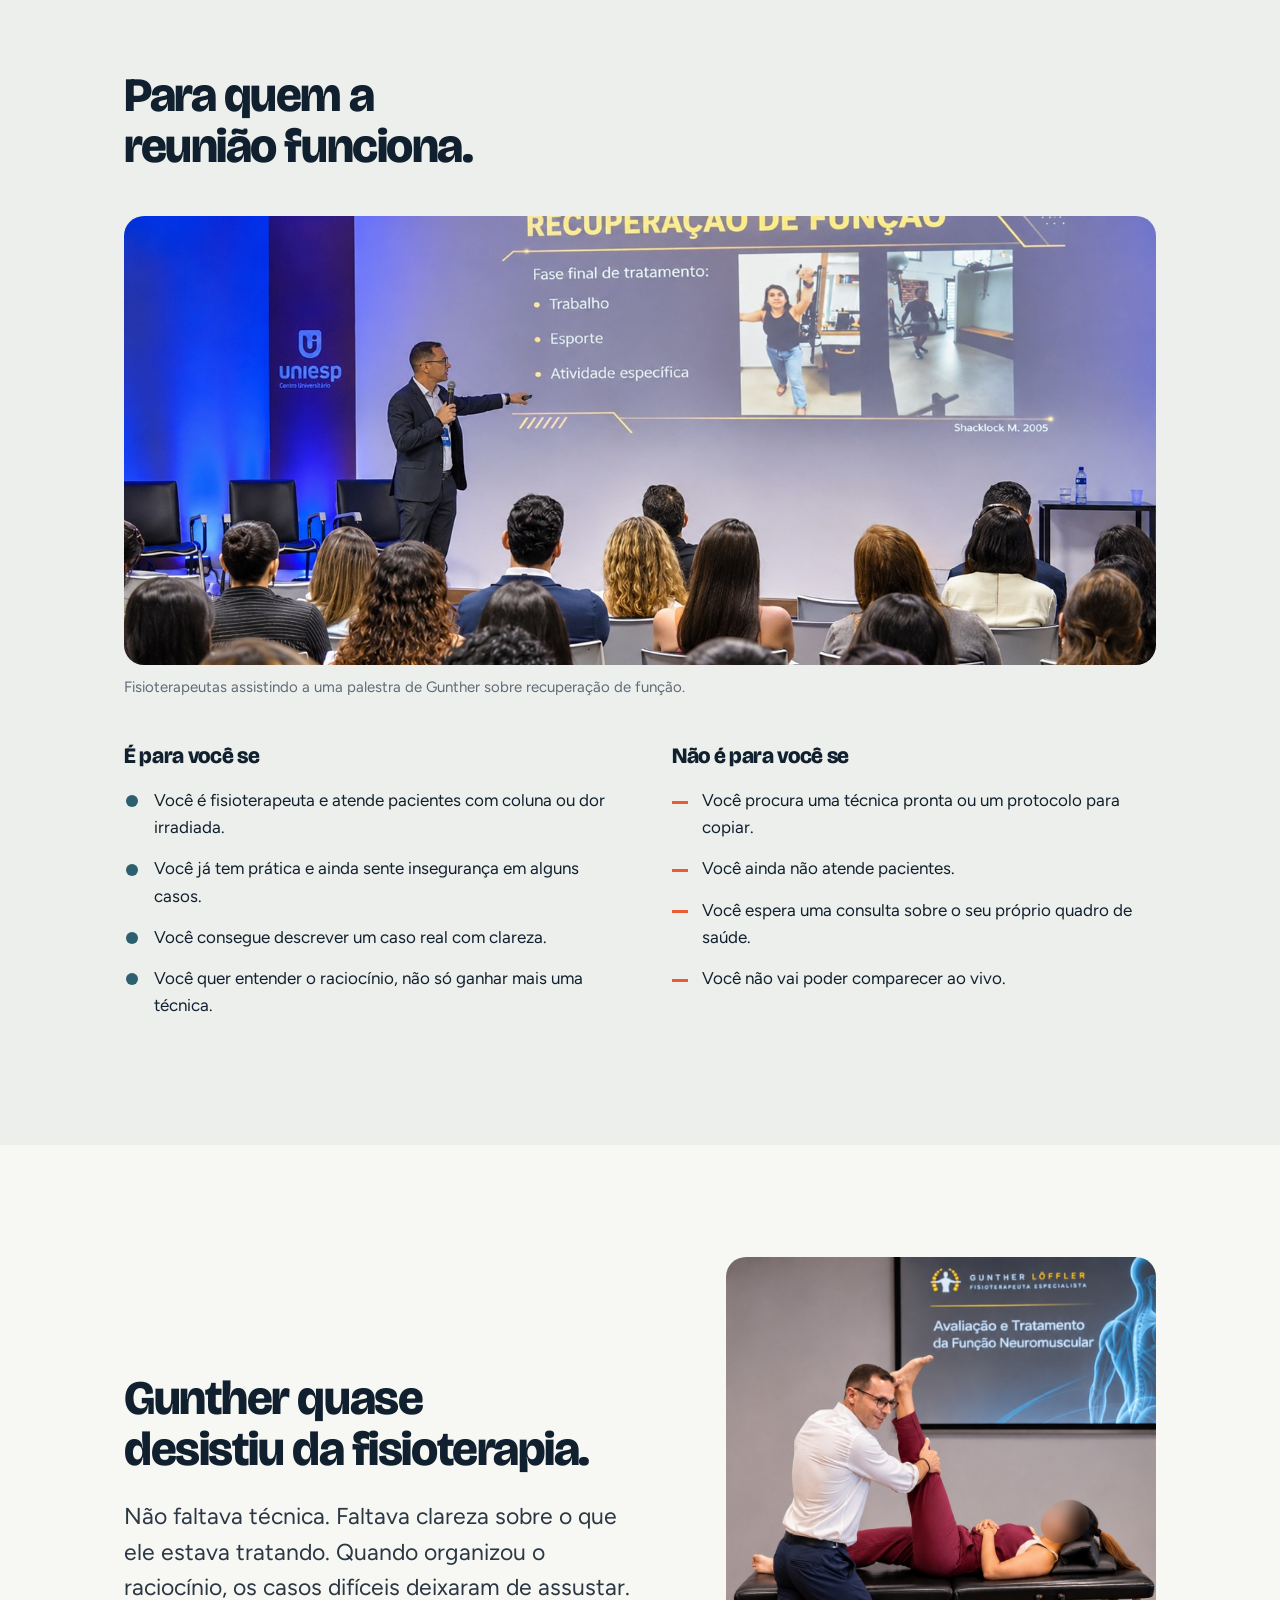
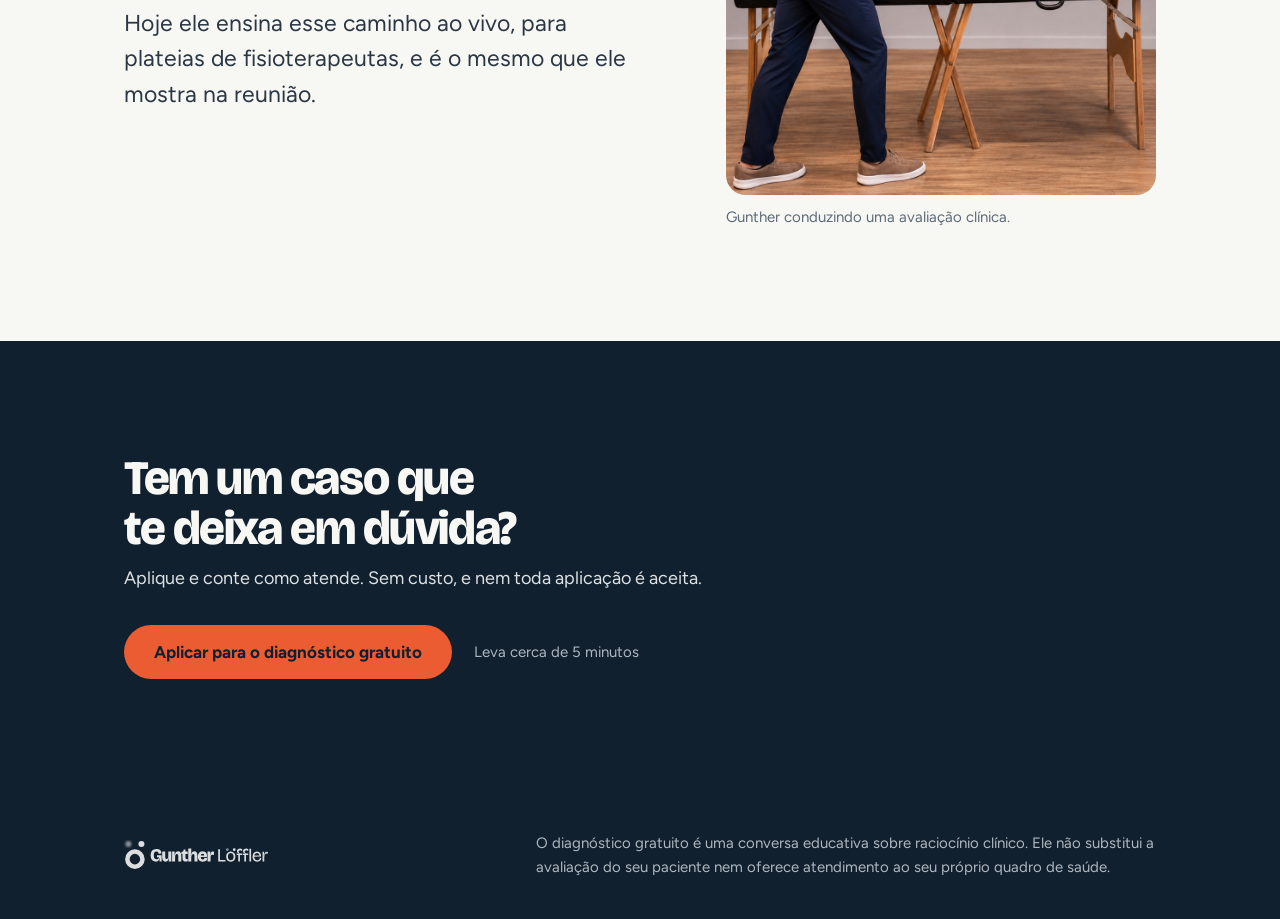
<file: diagnostico/aplicar.html>
<!doctype html>
<html lang="pt-BR">
<head>
<meta charset="utf-8">
<meta name="viewport" content="width=device-width,initial-scale=1">
<title>Aplique para o diagnóstico clínico gratuito | Gunther Löffler</title>
<meta name="description" content="Aplique para receber, em reunião ao vivo com Gunther Löffler ou a equipe, o diagnóstico gratuito de um caso que te deixa em dúvida. As vagas são selecionadas.">
<link rel="icon" href="assets/simbolo_cor_difusa.svg" type="image/svg+xml">
<link rel="preconnect" href="https://fonts.googleapis.com">
<link rel="preconnect" href="https://fonts.gstatic.com" crossorigin>
<link rel="stylesheet" href="https://fonts.googleapis.com/css2?family=Figtree:wght@400;500;600;700&display=swap">
<style>
@font-face{font-family:"Bricolage Grotesque";src:url("assets/BricolageGrotesque-opsz96-400.ttf");font-weight:400;font-display:swap}
@font-face{font-family:"Bricolage Grotesque";src:url("assets/BricolageGrotesque-opsz96-800.ttf");font-weight:700 800;font-display:swap}
:root{
  --tinta:#11202E; --papel:#F7F7F4; --nevoa:#EDEFEC;
  --foco:#EC5C32; --foco-esc:#C23A0A; --petroleo:#2D5F6E; --petroleo-c:#6FA3B3; --nevoa-az:#7C93AB;
  --g700:#2B3743; --g500:#5E6B77; --g300:#AEB7BF; --g100:#DDE1E3;
  --f-disp:"Bricolage Grotesque","Segoe UI",Arial,sans-serif;
  --f-body:"Figtree","Segoe UI",Arial,sans-serif;
  --gut:clamp(20px,5vw,72px);
}
*{box-sizing:border-box}
html{scroll-behavior:smooth;-webkit-text-size-adjust:100%}
body{margin:0;background:var(--papel);color:var(--tinta);font:400 18px/1.6 var(--f-body)}
h1,h2,h3,p,ul,ol{margin:0}
ul,ol{padding:0;list-style:none}
:focus-visible{outline:3px solid var(--foco);outline-offset:3px}
.wrap{max-width:1160px;margin-inline:auto;padding-inline:var(--gut)}
section{padding-block:clamp(56px,9vw,112px)}

/* tipografia */
.h1{font:800 clamp(40px,6vw,76px)/1 var(--f-disp);letter-spacing:-.035em;text-wrap:balance}
.h2{font:800 clamp(30px,4vw,48px)/1.06 var(--f-disp);letter-spacing:-.03em;text-wrap:balance;max-width:20ch}
.h3{font:700 22px/1.2 var(--f-disp);letter-spacing:-.015em}
.lead{font-size:clamp(18px,1.6vw,21px);color:var(--g700);max-width:54ch;margin-top:24px}
.emb{display:inline-block;filter:blur(.045em);color:var(--g500)}
.sub{color:var(--g700);margin-top:10px;max-width:54ch}

/* botões */
.btn{display:inline-flex;align-items:center;justify-content:center;min-height:54px;padding:0 30px;border:0;border-radius:999px;background:var(--foco);color:var(--tinta);font:700 17px var(--f-body);cursor:pointer;text-decoration:none;transition:background .2s,transform .2s}
.btn:hover{background:#F27F58}.btn:active{transform:scale(.98)}
.btn.escuro{background:var(--tinta);color:var(--papel)}.btn.escuro:hover{background:var(--g700)}
.btn[disabled]{opacity:.6;cursor:wait}

/* topo */
.topo{position:sticky;top:0;z-index:10;background:rgba(247,247,244,.92);backdrop-filter:blur(8px);border-bottom:1px solid var(--g100)}
.topo .wrap{display:flex;align-items:center;justify-content:space-between;height:68px}
.topo img{height:34px;display:block}
.topo .btn{min-height:42px;padding:0 20px;font-size:15px}

/* hero */
.hero{padding-block:clamp(40px,6vw,84px) clamp(48px,7vw,96px)}
.hero .wrap{display:grid;grid-template-columns:1.05fr .95fr;gap:clamp(32px,5vw,72px);align-items:center}
.hero .acoes{display:flex;flex-wrap:wrap;gap:14px 22px;align-items:center;margin-top:36px}
.hero .acoes span{font-size:15px;color:var(--g500)}
.foto{position:relative;aspect-ratio:4/3;border-radius:22px;overflow:hidden;background:var(--nevoa)}
.foto img{width:100%;height:100%;display:block;object-fit:cover;object-position:100% 50%}
.anel{position:absolute;left:70.5%;top:53%;width:14%;aspect-ratio:1;transform:translate(-50%,-50%);border:3px solid var(--foco);border-radius:50%;box-shadow:0 0 0 6px rgba(236,92,50,.22)}
.seletivo{margin-top:34px;padding:16px 20px;border-left:4px solid var(--foco);background:var(--nevoa);border-radius:0 12px 12px 0;font-size:16.5px;max-width:52ch}
.seletivo b{font-weight:700}

/* como funciona (sequência real) */
.escuro-sec{background:var(--tinta);color:var(--papel)}
.escuro-sec .sub{color:var(--g100)}
.passos{margin-top:48px;display:grid;gap:0;counter-reset:p;max-width:760px}
.passos li{position:relative;padding:0 0 34px 68px;counter-increment:p}
.passos li::before{content:counter(p);position:absolute;left:0;top:-2px;width:44px;height:44px;border-radius:50%;display:grid;place-items:center;font:800 20px var(--f-disp);background:var(--papel);color:var(--tinta)}
.passos li::after{content:"";position:absolute;left:21px;top:50px;bottom:6px;width:2px;background:rgba(247,247,244,.2)}
.passos li:last-child{padding-bottom:0}.passos li:last-child::after{display:none}
.passos li:last-child::before{background:var(--foco)}
.passos .h3{color:var(--papel)}
.passos p{color:var(--g100);margin-top:6px;max-width:52ch;font-size:17px}

/* três etapas */
.tres{margin-top:48px;display:grid;grid-template-columns:repeat(3,1fr);gap:clamp(20px,3vw,44px)}
.tres svg{width:68px;height:68px;overflow:visible;margin-bottom:18px}
.tres p{color:var(--g700);margin-top:8px;font-size:17px}

/* para quem é */
.nev{background:var(--nevoa)}
.duas{margin-top:44px;display:grid;grid-template-columns:1fr 1fr;gap:clamp(28px,5vw,72px)}
.duas h3{margin-bottom:18px}
.lista li{position:relative;padding-left:30px;margin-bottom:14px;font-size:17px}
.sim li::before{content:"";position:absolute;left:2px;top:.5em;width:12px;height:12px;border-radius:50%;background:var(--petroleo)}
.nao li::before{content:"";position:absolute;left:0;top:.8em;width:16px;height:3px;background:var(--foco)}

/* história */
.hist .wrap{display:grid;grid-template-columns:1.1fr .9fr;gap:clamp(28px,6vw,88px);align-items:center}
.hist-txt p{font-size:clamp(19px,1.9vw,23px);line-height:1.55;color:var(--g700);max-width:44ch;margin-top:24px}
figure{margin:0}
figure img{width:100%;height:auto;display:block;object-fit:cover;border-radius:20px;background:var(--nevoa)}
figcaption{font-size:15px;color:var(--g500);margin-top:10px}
.foto-hist img{aspect-ratio:4/5;object-position:50% 50%}
.foto-plateia{margin-top:44px}
.foto-plateia img{aspect-ratio:2.3/1;object-position:50% 36%}
.foto-fim{margin-top:32px}
.foto-fim img{aspect-ratio:5/4;object-position:50% 0}

/* formulário */
.form-sec{background:var(--nevoa)}
.form-sec .wrap{display:grid;grid-template-columns:.8fr 1.2fr;gap:clamp(32px,6vw,88px);align-items:start}
.form-sec aside{position:sticky;top:100px}
.form-sec aside ul{margin-top:28px}
.form-sec aside li{position:relative;padding-left:28px;margin-bottom:12px;font-size:16.5px;color:var(--g700)}
.form-sec aside li::before{content:"";position:absolute;left:2px;top:.55em;width:11px;height:11px;border-radius:50%;background:var(--foco)}
form{background:var(--papel);border-radius:22px;padding:clamp(22px,4vw,44px);box-shadow:0 1px 0 var(--g100)}
.bloco{border:0;padding:0;margin:0 0 34px;min-width:0}
.bloco legend{font:700 22px/1.2 var(--f-disp);letter-spacing:-.015em;margin-bottom:18px;padding:0}
.campo{margin-bottom:20px}
.campo label,.campo .rot{display:block;font-weight:600;font-size:16.5px;margin-bottom:8px}
.campo .ajuda{display:block;font-weight:400;color:var(--g500);font-size:15px;margin-top:2px}
input[type=text],input[type=email],input[type=tel],select,textarea{width:100%;font:400 17px var(--f-body);color:var(--tinta);background:#fff;border:2px solid var(--g100);border-radius:12px;padding:13px 14px;min-height:50px;transition:border-color .2s}
textarea{min-height:130px;resize:vertical;line-height:1.5}
input:hover,select:hover,textarea:hover{border-color:var(--g300)}
input:focus,select:focus,textarea:focus{outline:none;border-color:var(--tinta);box-shadow:0 0 0 3px rgba(236,92,50,.35)}
.dupla{display:grid;grid-template-columns:1fr 1fr;gap:16px}
.pilulas{display:flex;flex-wrap:wrap;gap:8px}
.pilulas label{margin:0}
.pilulas input{position:absolute;opacity:0;width:1px;height:1px}
.pilulas span{display:grid;place-items:center;min-width:44px;height:44px;padding:0 12px;border-radius:999px;border:2px solid var(--g100);background:#fff;font:600 16px var(--f-body);cursor:pointer;transition:all .15s}
.pilulas input:hover+span{border-color:var(--g300)}
.pilulas input:checked+span{background:var(--tinta);border-color:var(--tinta);color:var(--papel)}
.pilulas input:focus-visible+span{outline:3px solid var(--foco);outline-offset:3px}
.escala{display:flex;justify-content:space-between;font-size:14px;color:var(--g500);margin-top:6px;max-width:520px}
.check{display:flex;gap:12px;align-items:flex-start;font-size:15.5px;color:var(--g700)}
.check input{width:22px;height:22px;margin:2px 0 0;accent-color:var(--tinta);flex:none}
.erro{display:none;color:var(--foco-esc);font-size:15px;font-weight:600;margin-top:6px}
.invalido .erro{display:block}
.invalido input[type=text],.invalido input[type=email],.invalido input[type=tel],.invalido select,.invalido textarea{border-color:var(--foco-esc)}
.rodape-form{margin-top:10px;display:flex;flex-wrap:wrap;gap:16px 24px;align-items:center}
.rodape-form small{color:var(--g500);font-size:14.5px;max-width:34ch}
.resumo-erro{display:none;margin-bottom:24px;padding:14px 16px;border-radius:12px;background:#FBE9E2;color:var(--foco-esc);font-weight:600;font-size:16px}
.resumo-erro.on{display:block}

/* confirmação */
.ok{display:none;background:var(--papel);border-radius:22px;padding:clamp(28px,5vw,56px)}
.ok.on{display:block}
.ok svg{width:72px;height:72px;overflow:visible;margin-bottom:20px}
.ok p{margin-top:14px;color:var(--g700);max-width:48ch}
.etapa-nota{display:none;margin:-8px 0 26px;padding:12px 16px;border-radius:12px;background:var(--nevoa);font-size:16px}
.etapa-nota.on{display:block}

footer{background:var(--tinta);color:var(--g300);padding-block:40px;font-size:15px}
footer .wrap{display:flex;flex-wrap:wrap;justify-content:space-between;gap:16px 40px;align-items:center}
footer p{max-width:62ch}

.sr{position:absolute;width:1px;height:1px;overflow:hidden;clip:rect(0 0 0 0)}

/* responsivo */
@media (max-width:900px){
  .hero .wrap,.hist .wrap,.form-sec .wrap{grid-template-columns:1fr}
  .form-sec aside{position:static}
  .tres,.duas{grid-template-columns:1fr}
  .hist .wrap{grid-template-columns:1fr}
  .foto-hist img{aspect-ratio:1/1;object-position:50% 35%}
  .foto-plateia img{aspect-ratio:3/2}
  .foto-fim img{aspect-ratio:3/2}
}
@media (max-width:520px){.dupla{grid-template-columns:1fr}.btn.full{width:100%}.topo .btn{padding:0 16px}}
@media (prefers-reduced-motion:reduce){html{scroll-behavior:auto}*{transition:none!important}}
.fim{background:var(--tinta);color:var(--papel)}
.fim .sub{color:var(--g100)}
.fim .acoes{display:flex;flex-wrap:wrap;gap:14px 22px;align-items:center;margin-top:32px}
.fim .acoes span{font-size:15px;color:var(--g300)}
</style>
</head>
<body>

<header class="topo">
  <div class="wrap">
    <img src="assets/logo-horizontal_cor_difusa.svg" alt="Gunther Löffler" width="160" height="34">
    <a class="btn escuro" href="formulario.html">Aplicar</a>
  </div>
</header>

<main>
<!-- HERO -->
<section class="hero">
  <div class="wrap">
    <div>
      <h1 class="h1">Aplique para um diagnóstico clínico gratuito ao vivo.</h1>
      <p class="lead">Você apresenta um caso que te deixa em dúvida. Gunther ou alguém da equipe mostra, em reunião ao vivo, o raciocínio que organiza esse caso.</p>
      <p class="seletivo"><b>Nem toda aplicação é aceita.</b> A equipe lê cada uma e escolhe os casos em que a reunião vai fazer diferença. Aplicar é o único jeito de entrar na lista.</p>
      <div class="acoes">
        <a class="btn" href="formulario.html">Aplicar para o diagnóstico gratuito</a>
        <span>Leva cerca de 5 minutos</span>
      </div>
    </div>
    <div class="foto">
      <img src="assets/gunther-palestra-hero.jpg" alt="Gunther Löffler explicando, com microfone de cabeça, diante de uma radiografia da coluna" width="1600" height="900">
      <span class="anel" aria-hidden="true"></span>
    </div>
  </div>
</section>

<!-- O QUE ACONTECE NA REUNIÃO -->
<section>
  <div class="wrap">
    <h2 class="h2">Na reunião, o seu caso passa por três etapas.</h2>
    <p class="sub">É o mesmo método CSC que Gunther usa nos casos que atende e ensina.</p>
    <div class="tres">
      <div>
        <svg viewBox="0 0 76 76" aria-hidden="true"><defs><filter id="f1" x="-80%" y="-80%" width="260%" height="260%"><feGaussianBlur stdDeviation="3"/></filter></defs><circle cx="38" cy="38" r="26" fill="#7C93AB" filter="url(#f1)"/></svg>
        <h3 class="h3">Clareza</h3>
        <p>O que você está tratando de fato: estrutura, nervo ou sensibilização.</p>
      </div>
      <div>
        <svg viewBox="0 0 76 76" aria-hidden="true"><circle cx="38" cy="38" r="22" fill="none" stroke="#2D5F6E" stroke-width="7"/></svg>
        <h3 class="h3">Classificação</h3>
        <p>O que cada teste e cada achado significam, e em que fenótipo o caso se encaixa.</p>
      </div>
      <div>
        <svg viewBox="0 0 76 76" aria-hidden="true"><circle cx="38" cy="38" r="26" fill="#EC5C32"/></svg>
        <h3 class="h3">Condução</h3>
        <p>Quando insistir, quando mudar a conduta, quando encaminhar e quando dar alta.</p>
      </div>
    </div>
  </div>
</section>

<!-- PARA QUEM É -->
<section class="nev">
  <div class="wrap">
    <h2 class="h2">Para quem a reunião funciona.</h2>
    <figure class="foto-plateia">
      <img src="assets/palestra-plateia.jpg" alt="Gunther Löffler apresentando um slide sobre recuperação de função para uma plateia de fisioterapeutas" width="1400" height="933" loading="lazy">
      <figcaption>Fisioterapeutas assistindo a uma palestra de Gunther sobre recuperação de função.</figcaption>
    </figure>
    <div class="duas">
      <div>
        <h3 class="h3">É para você se</h3>
        <ul class="lista sim">
          <li>Você é fisioterapeuta e atende pacientes com coluna ou dor irradiada.</li>
          <li>Você já tem prática e ainda sente insegurança em alguns casos.</li>
          <li>Você consegue descrever um caso real com clareza.</li>
          <li>Você quer entender o raciocínio, não só ganhar mais uma técnica.</li>
        </ul>
      </div>
      <div>
        <h3 class="h3">Não é para você se</h3>
        <ul class="lista nao">
          <li>Você procura uma técnica pronta ou um protocolo para copiar.</li>
          <li>Você ainda não atende pacientes.</li>
          <li>Você espera uma consulta sobre o seu próprio quadro de saúde.</li>
          <li>Você não vai poder comparecer ao vivo.</li>
        </ul>
      </div>
    </div>
  </div>
</section>

<!-- HISTÓRIA -->
<section class="hist">
  <div class="wrap">
    <div class="hist-txt">
      <h2 class="h2">Gunther quase desistiu da fisioterapia.</h2>
      <p>Não faltava técnica. Faltava clareza sobre o que ele estava tratando. Quando organizou o raciocínio, os casos difíceis deixaram de assustar. Hoje ele ensina esse caminho ao vivo, para plateias de fisioterapeutas, e é o mesmo que ele mostra na reunião.</p>
    </div>
    <figure class="foto-hist">
      <img src="assets/gunther-atendimento.jpg" alt="Gunther Löffler conduzindo a avaliação de uma paciente deitada, com a perna elevada" width="1000" height="1250" loading="lazy">
      <figcaption>Gunther conduzindo uma avaliação clínica.</figcaption>
    </figure>
  </div>
</section>

<!-- CHAMADA FINAL -->
<section class="fim">
  <div class="wrap">
    <h2 class="h2">Tem um caso que te deixa em dúvida?</h2>
    <p class="sub">Aplique e conte como atende. Sem custo, e nem toda aplicação é aceita.</p>
    <div class="acoes"><a class="btn" href="formulario.html">Aplicar para o diagnóstico gratuito</a><span>Leva cerca de 5 minutos</span></div>
  </div>
</section>
</main>

<footer>
  <div class="wrap">
    <img src="assets/logo-horizontal_cor_difusa.svg" alt="Gunther Löffler" height="30" style="height:30px;filter:brightness(0) invert(1);opacity:.85">
    <p>O diagnóstico gratuito é uma conversa educativa sobre raciocínio clínico. Ele não substitui a avaliação do seu paciente nem oferece atendimento ao seu próprio quadro de saúde.</p>
  </div>
</footer>

</body>
</html>
</file>
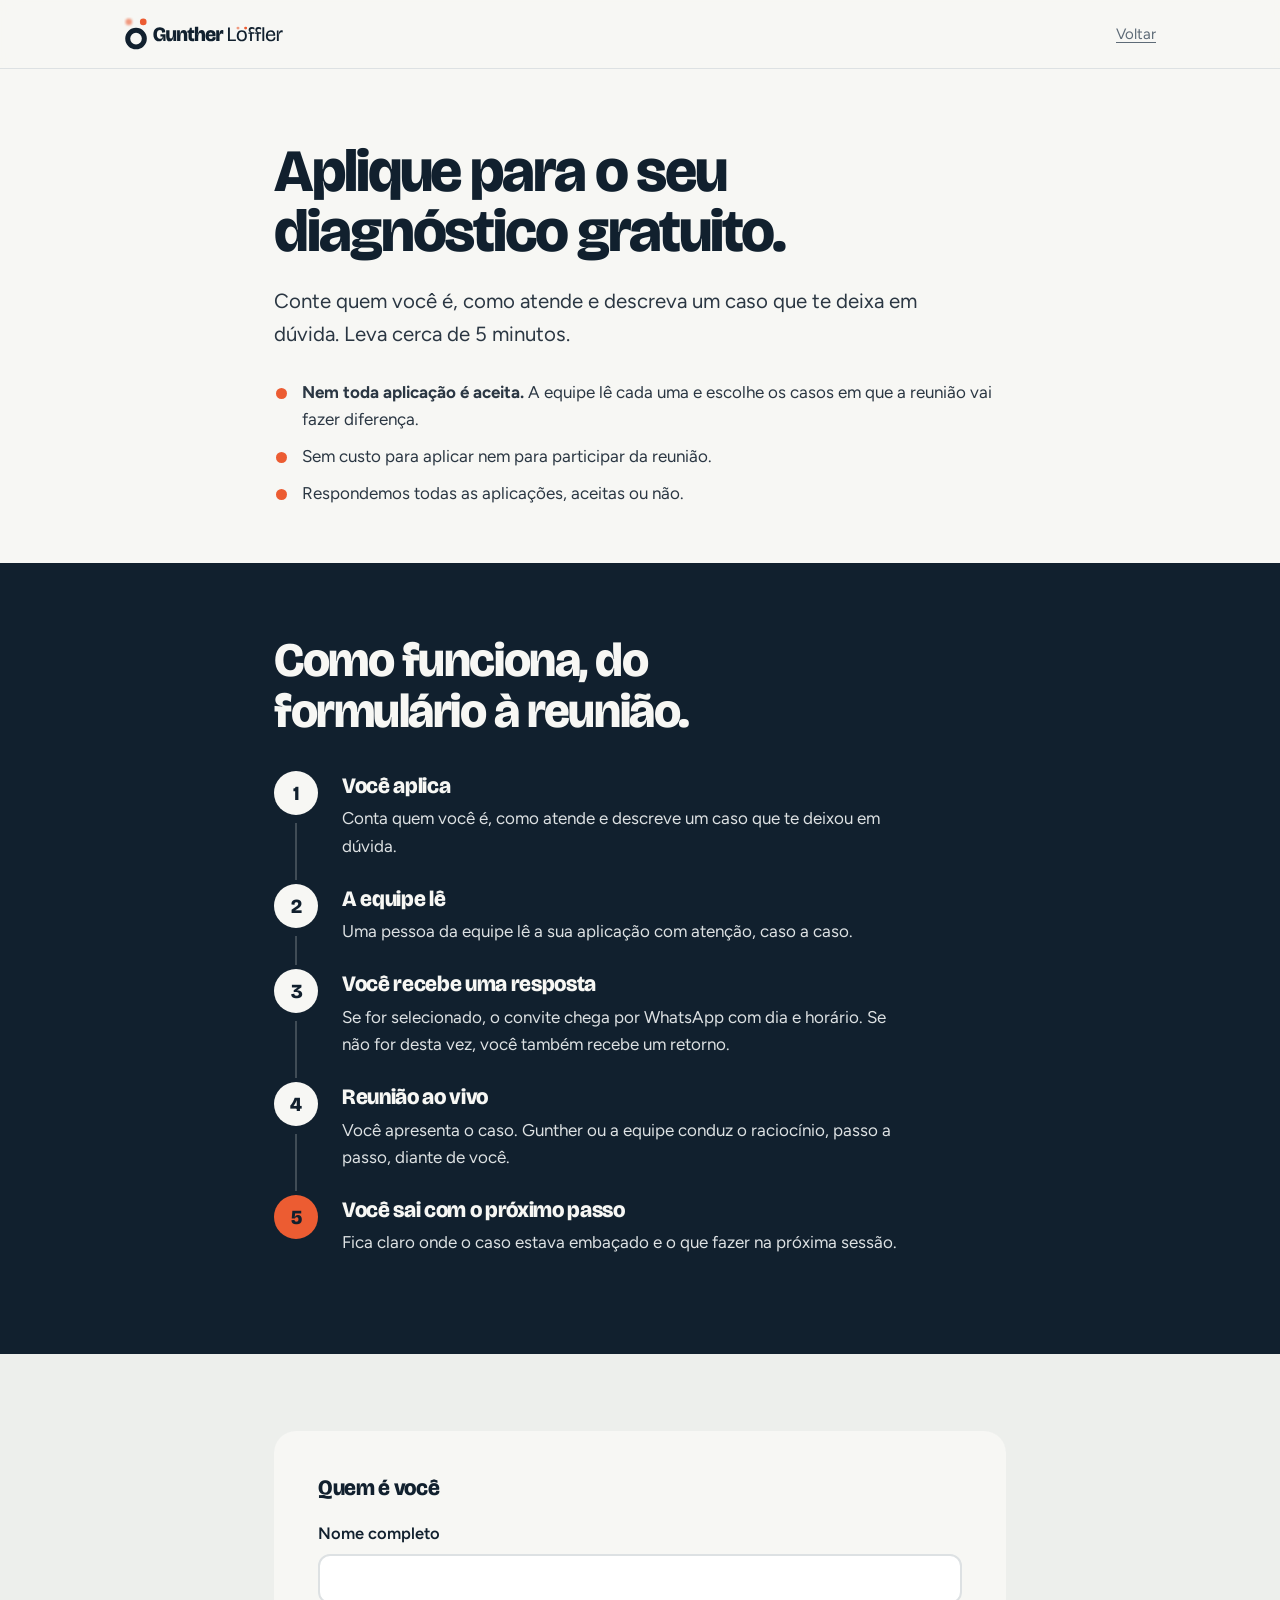
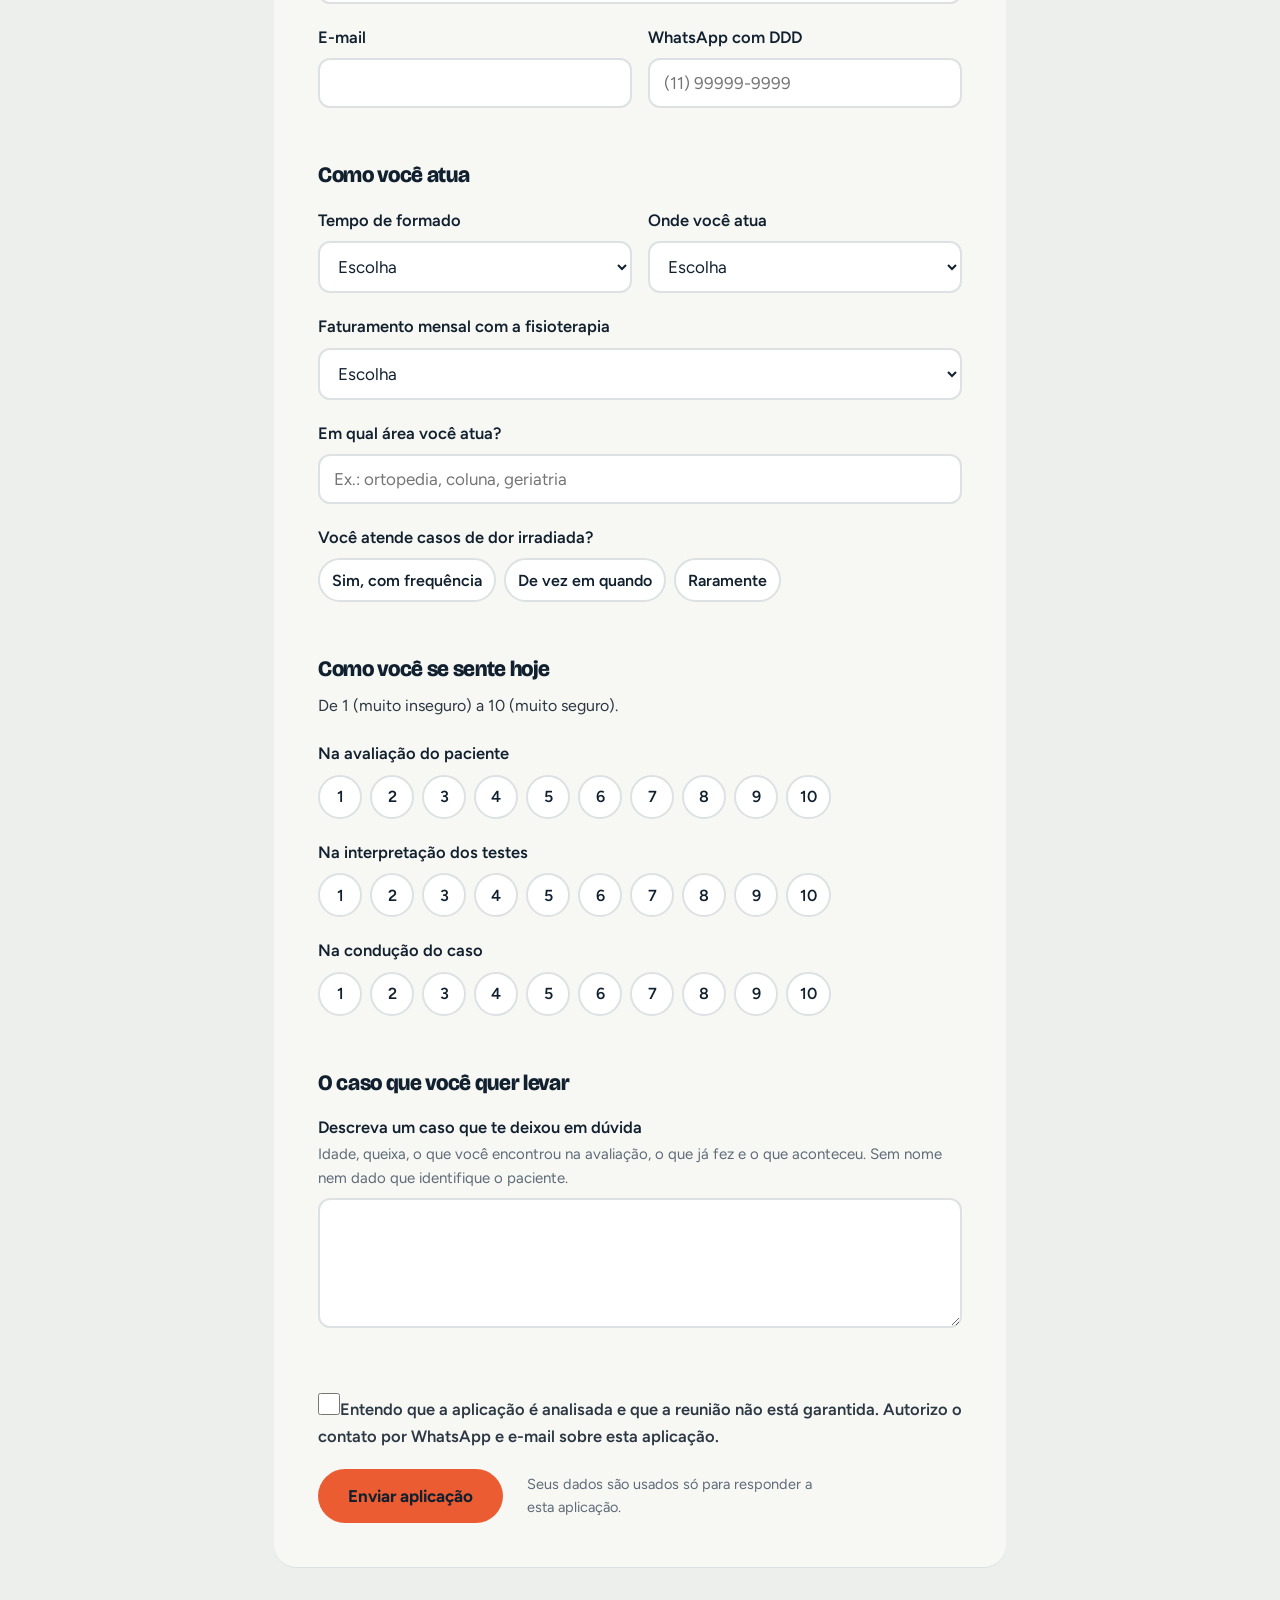
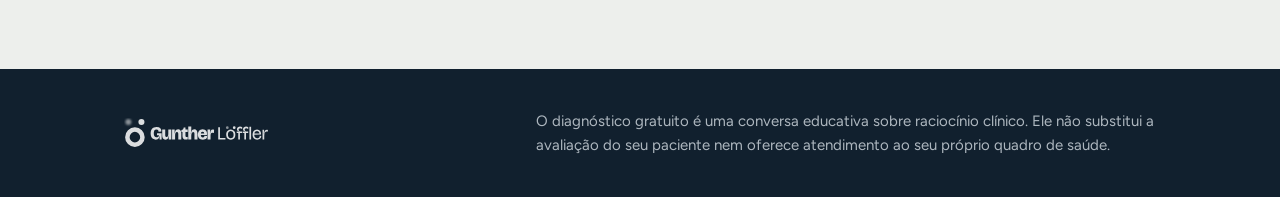
<file: diagnostico/formulario.html>
<!doctype html>
<html lang="pt-BR">
<head>
<meta charset="utf-8">
<meta name="viewport" content="width=device-width,initial-scale=1">
<title>Aplicação para o diagnóstico gratuito | Gunther Löffler</title>
<meta name="description" content="Aplique para receber, em reunião ao vivo com Gunther Löffler ou a equipe, o diagnóstico gratuito de um caso que te deixa em dúvida. As vagas são selecionadas.">
<link rel="icon" href="assets/simbolo_cor_difusa.svg" type="image/svg+xml">
<link rel="preconnect" href="https://fonts.googleapis.com">
<link rel="preconnect" href="https://fonts.gstatic.com" crossorigin>
<link rel="stylesheet" href="https://fonts.googleapis.com/css2?family=Figtree:wght@400;500;600;700&display=swap">
<style>
@font-face{font-family:"Bricolage Grotesque";src:url("assets/BricolageGrotesque-opsz96-400.ttf");font-weight:400;font-display:swap}
@font-face{font-family:"Bricolage Grotesque";src:url("assets/BricolageGrotesque-opsz96-800.ttf");font-weight:700 800;font-display:swap}
:root{
  --tinta:#11202E; --papel:#F7F7F4; --nevoa:#EDEFEC;
  --foco:#EC5C32; --foco-esc:#C23A0A; --petroleo:#2D5F6E; --petroleo-c:#6FA3B3; --nevoa-az:#7C93AB;
  --g700:#2B3743; --g500:#5E6B77; --g300:#AEB7BF; --g100:#DDE1E3;
  --f-disp:"Bricolage Grotesque","Segoe UI",Arial,sans-serif;
  --f-body:"Figtree","Segoe UI",Arial,sans-serif;
  --gut:clamp(20px,5vw,72px);
}
*{box-sizing:border-box}
html{scroll-behavior:smooth;-webkit-text-size-adjust:100%}
body{margin:0;background:var(--papel);color:var(--tinta);font:400 18px/1.6 var(--f-body)}
h1,h2,h3,p,ul,ol{margin:0}
ul,ol{padding:0;list-style:none}
:focus-visible{outline:3px solid var(--foco);outline-offset:3px}
.wrap{max-width:1160px;margin-inline:auto;padding-inline:var(--gut)}
section{padding-block:clamp(56px,9vw,112px)}

/* tipografia */
.h1{font:800 clamp(40px,6vw,76px)/1 var(--f-disp);letter-spacing:-.035em;text-wrap:balance}
.h2{font:800 clamp(30px,4vw,48px)/1.06 var(--f-disp);letter-spacing:-.03em;text-wrap:balance;max-width:20ch}
.h3{font:700 22px/1.2 var(--f-disp);letter-spacing:-.015em}
.lead{font-size:clamp(18px,1.6vw,21px);color:var(--g700);max-width:54ch;margin-top:24px}
.emb{display:inline-block;filter:blur(.045em);color:var(--g500)}
.sub{color:var(--g700);margin-top:10px;max-width:54ch}

/* botões */
.btn{display:inline-flex;align-items:center;justify-content:center;min-height:54px;padding:0 30px;border:0;border-radius:999px;background:var(--foco);color:var(--tinta);font:700 17px var(--f-body);cursor:pointer;text-decoration:none;transition:background .2s,transform .2s}
.btn:hover{background:#F27F58}.btn:active{transform:scale(.98)}
.btn.escuro{background:var(--tinta);color:var(--papel)}.btn.escuro:hover{background:var(--g700)}
.btn[disabled]{opacity:.6;cursor:wait}

/* topo */
.topo{position:sticky;top:0;z-index:10;background:rgba(247,247,244,.92);backdrop-filter:blur(8px);border-bottom:1px solid var(--g100)}
.topo .wrap{display:flex;align-items:center;justify-content:space-between;height:68px}
.topo img{height:34px;display:block}
.topo .btn{min-height:42px;padding:0 20px;font-size:15px}

/* hero */
.hero{padding-block:clamp(40px,6vw,84px) clamp(48px,7vw,96px)}
.hero .wrap{display:grid;grid-template-columns:1.05fr .95fr;gap:clamp(32px,5vw,72px);align-items:center}
.hero .acoes{display:flex;flex-wrap:wrap;gap:14px 22px;align-items:center;margin-top:36px}
.hero .acoes span{font-size:15px;color:var(--g500)}
.foto{position:relative;aspect-ratio:4/3;border-radius:22px;overflow:hidden;background:var(--nevoa)}
.foto img{width:100%;height:100%;display:block;object-fit:cover;object-position:100% 50%}
.anel{position:absolute;left:70.5%;top:53%;width:14%;aspect-ratio:1;transform:translate(-50%,-50%);border:3px solid var(--foco);border-radius:50%;box-shadow:0 0 0 6px rgba(236,92,50,.22)}
.seletivo{margin-top:34px;padding:16px 20px;border-left:4px solid var(--foco);background:var(--nevoa);border-radius:0 12px 12px 0;font-size:16.5px;max-width:52ch}
.seletivo b{font-weight:700}

/* como funciona (sequência real) */
.escuro-sec{background:var(--tinta);color:var(--papel)}
.escuro-sec .sub{color:var(--g100)}
.passos{margin-top:48px;display:grid;gap:0;counter-reset:p;max-width:760px}
.passos li{position:relative;padding:0 0 34px 68px;counter-increment:p}
.passos li::before{content:counter(p);position:absolute;left:0;top:-2px;width:44px;height:44px;border-radius:50%;display:grid;place-items:center;font:800 20px var(--f-disp);background:var(--papel);color:var(--tinta)}
.passos li::after{content:"";position:absolute;left:21px;top:50px;bottom:6px;width:2px;background:rgba(247,247,244,.2)}
.passos li:last-child{padding-bottom:0}.passos li:last-child::after{display:none}
.passos li:last-child::before{background:var(--foco)}
.passos .h3{color:var(--papel)}
.passos p{color:var(--g100);margin-top:6px;max-width:52ch;font-size:17px}

/* três etapas */
.tres{margin-top:48px;display:grid;grid-template-columns:repeat(3,1fr);gap:clamp(20px,3vw,44px)}
.tres svg{width:68px;height:68px;overflow:visible;margin-bottom:18px}
.tres p{color:var(--g700);margin-top:8px;font-size:17px}

/* para quem é */
.nev{background:var(--nevoa)}
.duas{margin-top:44px;display:grid;grid-template-columns:1fr 1fr;gap:clamp(28px,5vw,72px)}
.duas h3{margin-bottom:18px}
.lista li{position:relative;padding-left:30px;margin-bottom:14px;font-size:17px}
.sim li::before{content:"";position:absolute;left:2px;top:.5em;width:12px;height:12px;border-radius:50%;background:var(--petroleo)}
.nao li::before{content:"";position:absolute;left:0;top:.8em;width:16px;height:3px;background:var(--foco)}

/* história */
.hist .wrap{display:grid;grid-template-columns:1.1fr .9fr;gap:clamp(28px,6vw,88px);align-items:center}
.hist-txt p{font-size:clamp(19px,1.9vw,23px);line-height:1.55;color:var(--g700);max-width:44ch;margin-top:24px}
figure{margin:0}
figure img{width:100%;height:auto;display:block;object-fit:cover;border-radius:20px;background:var(--nevoa)}
figcaption{font-size:15px;color:var(--g500);margin-top:10px}
.foto-hist img{aspect-ratio:4/5;object-position:50% 50%}
.foto-plateia{margin-top:44px}
.foto-plateia img{aspect-ratio:2.3/1;object-position:50% 36%}
.foto-fim{margin-top:32px}
.foto-fim img{aspect-ratio:5/4;object-position:50% 0}

/* formulário */
.form-sec{background:var(--nevoa)}
.form-sec .wrap{display:grid;grid-template-columns:.8fr 1.2fr;gap:clamp(32px,6vw,88px);align-items:start}
.form-sec aside{position:sticky;top:100px}
.form-sec aside ul{margin-top:28px}
.form-sec aside li{position:relative;padding-left:28px;margin-bottom:12px;font-size:16.5px;color:var(--g700)}
.form-sec aside li::before{content:"";position:absolute;left:2px;top:.55em;width:11px;height:11px;border-radius:50%;background:var(--foco)}
form{background:var(--papel);border-radius:22px;padding:clamp(22px,4vw,44px);box-shadow:0 1px 0 var(--g100)}
.bloco{border:0;padding:0;margin:0 0 34px;min-width:0}
.bloco legend{font:700 22px/1.2 var(--f-disp);letter-spacing:-.015em;margin-bottom:18px;padding:0}
.campo{margin-bottom:20px}
.campo label,.campo .rot{display:block;font-weight:600;font-size:16.5px;margin-bottom:8px}
.campo .ajuda{display:block;font-weight:400;color:var(--g500);font-size:15px;margin-top:2px}
input[type=text],input[type=email],input[type=tel],select,textarea{width:100%;font:400 17px var(--f-body);color:var(--tinta);background:#fff;border:2px solid var(--g100);border-radius:12px;padding:13px 14px;min-height:50px;transition:border-color .2s}
textarea{min-height:130px;resize:vertical;line-height:1.5}
input:hover,select:hover,textarea:hover{border-color:var(--g300)}
input:focus,select:focus,textarea:focus{outline:none;border-color:var(--tinta);box-shadow:0 0 0 3px rgba(236,92,50,.35)}
.dupla{display:grid;grid-template-columns:1fr 1fr;gap:16px}
.pilulas{display:flex;flex-wrap:wrap;gap:8px}
.pilulas label{margin:0}
.pilulas input{position:absolute;opacity:0;width:1px;height:1px}
.pilulas span{display:grid;place-items:center;min-width:44px;height:44px;padding:0 12px;border-radius:999px;border:2px solid var(--g100);background:#fff;font:600 16px var(--f-body);cursor:pointer;transition:all .15s}
.pilulas input:hover+span{border-color:var(--g300)}
.pilulas input:checked+span{background:var(--tinta);border-color:var(--tinta);color:var(--papel)}
.pilulas input:focus-visible+span{outline:3px solid var(--foco);outline-offset:3px}
.escala{display:flex;justify-content:space-between;font-size:14px;color:var(--g500);margin-top:6px;max-width:520px}
.check{display:flex;gap:12px;align-items:flex-start;font-size:15.5px;color:var(--g700)}
.check input{width:22px;height:22px;margin:2px 0 0;accent-color:var(--tinta);flex:none}
.erro{display:none;color:var(--foco-esc);font-size:15px;font-weight:600;margin-top:6px}
.invalido .erro{display:block}
.invalido input[type=text],.invalido input[type=email],.invalido input[type=tel],.invalido select,.invalido textarea{border-color:var(--foco-esc)}
.rodape-form{margin-top:10px;display:flex;flex-wrap:wrap;gap:16px 24px;align-items:center}
.rodape-form small{color:var(--g500);font-size:14.5px;max-width:34ch}
.resumo-erro{display:none;margin-bottom:24px;padding:14px 16px;border-radius:12px;background:#FBE9E2;color:var(--foco-esc);font-weight:600;font-size:16px}
.resumo-erro.on{display:block}

/* confirmação */
.ok{display:none;background:var(--papel);border-radius:22px;padding:clamp(28px,5vw,56px)}
.ok.on{display:block}
.ok svg{width:72px;height:72px;overflow:visible;margin-bottom:20px}
.ok p{margin-top:14px;color:var(--g700);max-width:48ch}
.etapa-nota{display:none;margin:-8px 0 26px;padding:12px 16px;border-radius:12px;background:var(--nevoa);font-size:16px}
.etapa-nota.on{display:block}

footer{background:var(--tinta);color:var(--g300);padding-block:40px;font-size:15px}
footer .wrap{display:flex;flex-wrap:wrap;justify-content:space-between;gap:16px 40px;align-items:center}
footer p{max-width:62ch}

.sr{position:absolute;width:1px;height:1px;overflow:hidden;clip:rect(0 0 0 0)}

/* responsivo */
@media (max-width:900px){
  .hero .wrap,.hist .wrap,.form-sec .wrap{grid-template-columns:1fr}
  .form-sec aside{position:static}
  .tres,.duas{grid-template-columns:1fr}
  .hist .wrap{grid-template-columns:1fr}
  .foto-hist img{aspect-ratio:1/1;object-position:50% 35%}
  .foto-plateia img{aspect-ratio:3/2}
  .foto-fim img{aspect-ratio:3/2}
}
@media (max-width:520px){.dupla{grid-template-columns:1fr}.btn.full{width:100%}.topo .btn{padding:0 16px}}
@media (prefers-reduced-motion:reduce){html{scroll-behavior:auto}*{transition:none!important}}

/* página do formulário: sem imagens, uma coluna */
.pg-form .intro{padding-block:clamp(40px,6vw,72px) clamp(36px,5vw,56px)}
.pg-form .intro .wrap,.pg-form .escuro-sec .wrap,.pg-form .form-sec .wrap{max-width:860px;display:block}
.pg-form .intro .h1{font-size:clamp(36px,5.2vw,60px);max-width:16ch}
.pg-form .avisos{margin-top:28px;display:grid;gap:10px}
.pg-form .avisos li{position:relative;padding-left:28px;font-size:17px;color:var(--g700)}
.pg-form .avisos li::before{content:"";position:absolute;left:2px;top:.55em;width:11px;height:11px;border-radius:50%;background:var(--foco)}
.pg-form .escuro-sec{padding-block:clamp(44px,6vw,72px)}
.pg-form .passos{margin-top:36px}
.pg-form .passos li{padding-bottom:26px}
.pg-form .form-sec{padding-block:clamp(40px,6vw,80px) clamp(56px,8vw,112px)}
.voltar{font-size:15px;color:var(--g500);text-decoration:underline;text-underline-offset:3px}
.voltar:hover{color:var(--tinta)}
</style>
</head>
<body class="pg-form">

<header class="topo">
  <div class="wrap">
    <a href="aplicar.html" aria-label="Voltar para a apresentação"><img src="assets/logo-horizontal_cor_difusa.svg" alt="Gunther Löffler" width="160" height="34"></a>
    <a class="voltar" href="aplicar.html">Voltar</a>
  </div>
</header>

<main>
<section class="intro">
  <div class="wrap">
    <h1 class="h1">Aplique para o seu diagnóstico gratuito.</h1>
    <p class="lead">Conte quem você é, como atende e descreva um caso que te deixa em dúvida. Leva cerca de 5 minutos.</p>
    <ul class="avisos">
      <li><b>Nem toda aplicação é aceita.</b> A equipe lê cada uma e escolhe os casos em que a reunião vai fazer diferença.</li>
      <li>Sem custo para aplicar nem para participar da reunião.</li>
      <li>Respondemos todas as aplicações, aceitas ou não.</li>
    </ul>
  </div>
</section>

<section class="escuro-sec" id="como">
  <div class="wrap">
    <h2 class="h2" style="max-width:24ch">Como funciona, do formulário à reunião.</h2>
    <ol class="passos">
      <li><h3 class="h3">Você aplica</h3><p>Conta quem você é, como atende e descreve um caso que te deixou em dúvida.</p></li>
      <li><h3 class="h3">A equipe lê</h3><p>Uma pessoa da equipe lê a sua aplicação com atenção, caso a caso.</p></li>
      <li><h3 class="h3">Você recebe uma resposta</h3><p>Se for selecionado, o convite chega por WhatsApp com dia e horário. Se não for desta vez, você também recebe um retorno.</p></li>
      <li><h3 class="h3">Reunião ao vivo</h3><p>Você apresenta o caso. Gunther ou a equipe conduz o raciocínio, passo a passo, diante de você.</p></li>
      <li><h3 class="h3">Você sai com o próximo passo</h3><p>Fica claro onde o caso estava embaçado e o que fazer na próxima sessão.</p></li>
    </ol>
  </div>
</section>

<section class="form-sec" id="aplicar">
  <div class="wrap">
    <form id="form" name="aplicacao" method="POST" action="/diagnostico/formulario" data-netlify="true" netlify-honeypot="bot-field" novalidate>
        <input type="hidden" name="form-name" value="aplicacao">
        <p class="sr" aria-hidden="true"><label>Não preencha este campo <input name="bot-field" tabindex="-1" autocomplete="off"></label></p>
        <div class="resumo-erro" id="resumoErro" role="alert" tabindex="-1"></div>
        <p class="etapa-nota" id="etapaNota"></p>

        <fieldset class="bloco">
          <legend>Quem é você</legend>
          <div class="campo" data-f="nome">
            <label for="nome">Nome completo</label>
            <input type="text" id="nome" name="nome" autocomplete="name" required>
            <span class="erro">Informe o seu nome completo.</span>
          </div>
          <div class="dupla">
            <div class="campo" data-f="email">
              <label for="email">E-mail</label>
              <input type="email" id="email" name="email" autocomplete="email" required>
              <span class="erro">Informe um e-mail válido, como nome@exemplo.com.</span>
            </div>
            <div class="campo" data-f="whats">
              <label for="whats">WhatsApp com DDD</label>
              <input type="tel" id="whats" name="whatsapp" autocomplete="tel" placeholder="(11) 99999-9999" required>
              <span class="erro">Informe o WhatsApp com DDD. É por ele que enviamos o convite.</span>
            </div>
          </div>
        </fieldset>

        <fieldset class="bloco">
          <legend>Como você atua</legend>
          <div class="dupla">
            <div class="campo" data-f="tempo">
              <label for="tempo">Tempo de formado</label>
              <select id="tempo" name="tempo_formado" required>
                <option value="">Escolha</option>
                <option>Menos de 3 anos</option><option>3 a 7 anos</option><option>8 a 15 anos</option><option>Mais de 15 anos</option>
              </select>
              <span class="erro">Escolha o seu tempo de formado.</span>
            </div>
            <div class="campo" data-f="onde">
              <label for="onde">Onde você atua</label>
              <select id="onde" name="onde_atua" required>
                <option value="">Escolha</option>
                <option>Clínica própria</option><option>Clínica de terceiros</option><option>Domiciliar</option><option>Hospital</option><option>Outro</option>
              </select>
              <span class="erro">Escolha onde você atua.</span>
            </div>
          </div>
          <div class="campo" data-f="fat">
            <label for="fat">Faturamento mensal com a fisioterapia</label>
            <select id="fat" name="faturamento_mensal" required>
              <option value="">Escolha</option>
              <option>Ainda não tenho faturamento com a fisioterapia</option><option>Até R$ 5 mil</option><option>De R$ 5 mil a R$ 10 mil</option><option>De R$ 10 mil a R$ 20 mil</option><option>De R$ 20 mil a R$ 40 mil</option><option>Acima de R$ 40 mil</option><option>Prefiro não informar</option>
            </select>
            <span class="erro">Escolha uma faixa de faturamento. Se preferir, marque "Prefiro não informar".</span>
          </div>
          <div class="campo" data-f="area">
            <label for="area">Em qual área você atua?</label>
            <input type="text" id="area" name="area" placeholder="Ex.: ortopedia, coluna, geriatria" required>
            <span class="erro">Informe a sua área de atuação.</span>
          </div>
          <div class="campo" data-f="irradiada" role="group" aria-labelledby="l-irr">
            <span class="rot" id="l-irr">Você atende casos de dor irradiada?</span>
            <div class="pilulas">
              <label><input type="radio" name="dor_irradiada" value="Sim, com frequência"><span>Sim, com frequência</span></label>
              <label><input type="radio" name="dor_irradiada" value="De vez em quando"><span>De vez em quando</span></label>
              <label><input type="radio" name="dor_irradiada" value="Raramente"><span>Raramente</span></label>
            </div>
            <span class="erro">Escolha uma das opções.</span>
          </div>
        </fieldset>

        <fieldset class="bloco">
          <legend>Como você se sente hoje</legend>
          <p class="sub" style="margin:-8px 0 22px;font-size:16px">De 1 (muito inseguro) a 10 (muito seguro).</p>
          <div class="campo" data-f="s_aval" role="group" aria-labelledby="l-s1"><span class="rot" id="l-s1">Na avaliação do paciente</span><div class="pilulas"><label><input type="radio" name="seg_avaliacao" value="1"><span>1</span></label><label><input type="radio" name="seg_avaliacao" value="2"><span>2</span></label><label><input type="radio" name="seg_avaliacao" value="3"><span>3</span></label><label><input type="radio" name="seg_avaliacao" value="4"><span>4</span></label><label><input type="radio" name="seg_avaliacao" value="5"><span>5</span></label><label><input type="radio" name="seg_avaliacao" value="6"><span>6</span></label><label><input type="radio" name="seg_avaliacao" value="7"><span>7</span></label><label><input type="radio" name="seg_avaliacao" value="8"><span>8</span></label><label><input type="radio" name="seg_avaliacao" value="9"><span>9</span></label><label><input type="radio" name="seg_avaliacao" value="10"><span>10</span></label></div><span class="erro">Marque uma nota de 1 a 10.</span></div>
          <div class="campo" data-f="s_test" role="group" aria-labelledby="l-s2"><span class="rot" id="l-s2">Na interpretação dos testes</span><div class="pilulas"><label><input type="radio" name="seg_testes" value="1"><span>1</span></label><label><input type="radio" name="seg_testes" value="2"><span>2</span></label><label><input type="radio" name="seg_testes" value="3"><span>3</span></label><label><input type="radio" name="seg_testes" value="4"><span>4</span></label><label><input type="radio" name="seg_testes" value="5"><span>5</span></label><label><input type="radio" name="seg_testes" value="6"><span>6</span></label><label><input type="radio" name="seg_testes" value="7"><span>7</span></label><label><input type="radio" name="seg_testes" value="8"><span>8</span></label><label><input type="radio" name="seg_testes" value="9"><span>9</span></label><label><input type="radio" name="seg_testes" value="10"><span>10</span></label></div><span class="erro">Marque uma nota de 1 a 10.</span></div>
          <div class="campo" data-f="s_cond" role="group" aria-labelledby="l-s3"><span class="rot" id="l-s3">Na condução do caso</span><div class="pilulas"><label><input type="radio" name="seg_conducao" value="1"><span>1</span></label><label><input type="radio" name="seg_conducao" value="2"><span>2</span></label><label><input type="radio" name="seg_conducao" value="3"><span>3</span></label><label><input type="radio" name="seg_conducao" value="4"><span>4</span></label><label><input type="radio" name="seg_conducao" value="5"><span>5</span></label><label><input type="radio" name="seg_conducao" value="6"><span>6</span></label><label><input type="radio" name="seg_conducao" value="7"><span>7</span></label><label><input type="radio" name="seg_conducao" value="8"><span>8</span></label><label><input type="radio" name="seg_conducao" value="9"><span>9</span></label><label><input type="radio" name="seg_conducao" value="10"><span>10</span></label></div><span class="erro">Marque uma nota de 1 a 10.</span></div>
        </fieldset>

        <fieldset class="bloco">
          <legend>O caso que você quer levar</legend>
          <div class="campo" data-f="caso">
            <label for="caso">Descreva um caso que te deixou em dúvida <span class="ajuda">Idade, queixa, o que você encontrou na avaliação, o que já fez e o que aconteceu. Sem nome nem dado que identifique o paciente.</span></label>
            <textarea id="caso" name="caso" required minlength="60"></textarea>
            <span class="erro">Descreva o caso com um pouco mais de detalhe, pelo menos 60 caracteres.</span>
          </div>
        </fieldset>

        <div class="campo" data-f="aceite">
          <label class="check"><input type="checkbox" id="aceite" name="aceite" required><span>Entendo que a aplicação é analisada e que a reunião não está garantida. Autorizo o contato por WhatsApp e e-mail sobre esta aplicação.</span></label>
          <span class="erro">Marque a caixa para enviar a aplicação.</span>
        </div>

        <input type="hidden" name="etapa_mais_fraca" id="etapaFraca">
        <input type="hidden" name="nota_diagnostico" id="notaDiag">

        <div class="rodape-form">
          <button class="btn full" type="submit" id="enviar">Enviar aplicação</button>
          <small>Seus dados são usados só para responder a esta aplicação.</small>
        </div>
      </form>

      <div class="ok" id="ok" role="status" tabindex="-1">
        <svg viewBox="0 0 76 76" aria-hidden="true"><defs><filter id="f2" x="-80%" y="-80%" width="260%" height="260%"><feGaussianBlur stdDeviation="3"/></filter></defs><circle cx="28" cy="38" r="22" fill="#7C93AB" filter="url(#f2)"/><circle cx="50" cy="38" r="22" fill="#EC5C32"/></svg>
        <h2 class="h2">Aplicação recebida.</h2>
        <p>A equipe vai ler o seu caso. Em breve você recebe uma resposta por WhatsApp ou e-mail, aceita ou não.</p>
        <p>Se for selecionado, o convite traz o dia e o horário da reunião ao vivo. No final dela, se fizer sentido, apresentamos a mentoria FisioExpert. Sem compromisso.</p>
      </div>
  </div>
</section>
</main>

<footer>
  <div class="wrap">
    <img src="assets/logo-horizontal_cor_difusa.svg" alt="Gunther Löffler" height="30" style="height:30px;filter:brightness(0) invert(1);opacity:.85">
    <p>O diagnóstico gratuito é uma conversa educativa sobre raciocínio clínico. Ele não substitui a avaliação do seu paciente nem oferece atendimento ao seu próprio quadro de saúde.</p>
  </div>
</footer>

<script>
/* As aplicações são recebidas pelo Netlify Forms (formulário "aplicacao") e chegam por e-mail
   depois de ativar a notificação no painel do Netlify. Em localhost o envio é apenas simulado. */
const LOCAL = ["localhost","127.0.0.1",""].includes(location.hostname);

const $ = s => document.querySelector(s);
const form = $("#form");

/* vindo do diagnóstico de clareza: ?etapa=Condução&nota=14 */
const q = new URLSearchParams(location.search);
if(q.get("etapa")){
  $("#etapaFraca").value = q.get("etapa");
  $("#notaDiag").value = q.get("nota") || "";
  const n=$("#etapaNota"); n.textContent = `Seu resultado no quiz indicou ${q.get("etapa")} como ponto de partida. Levamos isso em conta na análise.`; n.classList.add("on");
}

/* validação com mensagem clara em cada campo */
function checa(){
  const d = new FormData(form); const falhas=[];
  const marca=(f,ok)=>{ const el=document.querySelector(`[data-f="${f}"]`); el.classList.toggle("invalido",!ok); if(!ok) falhas.push(f); };
  const txt=k=>(d.get(k)||"").toString().trim();
  marca("nome", txt("nome").split(/\s+/).length>=2);
  marca("email", /^[^\s@]+@[^\s@]+\.[^\s@]{2,}$/.test(txt("email")));
  marca("whats", txt("whatsapp").replace(/\D/g,"").length>=10);
  marca("tempo", !!txt("tempo_formado")); marca("onde", !!txt("onde_atua")); marca("area", !!txt("area")); marca("fat", !!txt("faturamento_mensal"));
  marca("irradiada", !!d.get("dor_irradiada"));
  marca("s_aval", !!d.get("seg_avaliacao")); marca("s_test", !!d.get("seg_testes")); marca("s_cond", !!d.get("seg_conducao"));
  marca("caso", txt("caso").length>=60);
  marca("aceite", $("#aceite").checked);
  return falhas;
}
form.addEventListener("input",e=>{ const c=e.target.closest(".invalido"); if(c) c.classList.remove("invalido"); });

form.addEventListener("submit",async e=>{
  e.preventDefault();
  const falhas=checa(); const r=$("#resumoErro");
  if(falhas.length){
    r.textContent = falhas.length===1 ? "Falta 1 campo. Ele está destacado abaixo." : `Faltam ${falhas.length} campos. Eles estão destacados abaixo.`;
    r.classList.add("on"); r.focus();
    document.querySelector(`[data-f="${falhas[0]}"]`).scrollIntoView({block:"center",behavior:"smooth"});
    return;
  }
  r.classList.remove("on");
  const btn=$("#enviar"); btn.disabled=true; btn.textContent="Enviando...";
  const dados=new URLSearchParams(new FormData(form));
  try{
    if(LOCAL){
      console.warn("Ambiente local: aplicação simulada, nada foi enviado.",Object.fromEntries(dados));
    }else{
      const resp=await fetch("/diagnostico/formulario",{method:"POST",headers:{"Content-Type":"application/x-www-form-urlencoded"},body:dados.toString()});
      if(!resp.ok) throw new Error(resp.status);
    }
    form.style.display="none"; const ok=$("#ok"); ok.classList.add("on"); ok.focus();
    ok.scrollIntoView({block:"start",behavior:"smooth"});
  }catch(err){
    btn.disabled=false; btn.textContent="Enviar aplicação";
    r.textContent="Não foi possível enviar agora. Confira a conexão e tente de novo. Se continuar, chame a equipe pelo WhatsApp.";
    r.classList.add("on"); r.focus();
  }
});
</script>
</body>
</html>
</file>
<file: minicursos-assets/estilo.css>
/* Fisio no Comando Mini Cursos · estilo compartilhado das páginas de venda */
:root{
  --azul-comando:#2A85BB;--azul-ceu:#6EC1F2;--azul-profundo:#11425F;--azul-denso:#1D638D;
  --marinho:#11202E;--gelo:#E7F2FF;--offwhite:#F7F7F4;--laranja:#F4936F;--cinza:#5B6470;
  --grad-botao:linear-gradient(200deg,var(--azul-comando),var(--azul-denso));
  --grad-comando:linear-gradient(200deg,var(--azul-ceu),var(--azul-comando));
  --grad-profundo:radial-gradient(circle at 92% 0%,var(--azul-comando) 0%,var(--azul-profundo) 42%,var(--marinho) 100%);
  --font:"Red Hat Display",system-ui,sans-serif;--mono:"IBM Plex Mono",Consolas,monospace;
}
*{box-sizing:border-box;margin:0;padding:0}
html{scroll-behavior:smooth;scroll-padding-top:72px}
body{font-family:var(--font);color:var(--marinho);background:#fff;line-height:1.6;-webkit-font-smoothing:antialiased;font-size:17px}
img{max-width:100%;display:block}
a{color:inherit}
.wrap{max-width:1080px;margin:0 auto;padding:0 20px}
.narrow{max-width:760px}
section{padding:80px 0}
h1,h2,h3{color:var(--azul-profundo);line-height:1.1;font-weight:800}
h2{font-size:clamp(28px,4.2vw,44px);margin-bottom:16px}
h3{font-size:22px}
.eyebrow{font-size:15px;font-weight:700;letter-spacing:.01em;color:var(--azul-denso);margin-bottom:14px;display:flex;align-items:center;gap:10px}
.eyebrow::before{content:"";width:9px;height:9px;background:var(--laranja);transform:rotate(45deg)}
.lead{font-size:19px;color:var(--cinza);max-width:62ch}
.center{text-align:center}.center .lead{margin-inline:auto}.center .eyebrow{justify-content:center}
.alt{background:var(--gelo)}
.dark{background:var(--grad-profundo);color:#fff}
.dark h2,.dark h3{color:#fff}.dark .lead{color:#cfe6f5}.dark .eyebrow{color:var(--azul-ceu)}

/* botões */
.btn{display:inline-flex;align-items:center;justify-content:center;gap:10px;font:800 17px var(--font);border:0;border-radius:12px;padding:18px 30px;cursor:pointer;text-decoration:none;transition:transform .15s,box-shadow .15s;text-align:center}
.btn:hover{transform:translateY(-2px)}
.btn:focus-visible,.faq summary:focus-visible{outline:3px solid var(--azul-ceu);outline-offset:3px}
.btn.cta{background:var(--laranja);color:var(--marinho);box-shadow:0 10px 26px rgba(244,147,111,.45)}
.btn.cta small{font:600 13px var(--font);display:block;opacity:.85}
.btn.sm{padding:11px 20px;font-size:15px;border-radius:10px}
.btn.ghost{background:transparent;color:#fff;border:2px solid rgba(255,255,255,.55)}
.btn.line{background:transparent;color:var(--azul-denso);border:2px solid var(--azul-denso)}

/* topo fixo */
.topbar{position:fixed;inset:0 0 auto 0;z-index:50;background:rgba(17,32,46,.96);backdrop-filter:blur(8px);transform:translateY(-100%);transition:transform .25s}
.topbar.on{transform:none}
.topbar .wrap{display:flex;align-items:center;justify-content:space-between;gap:14px;height:62px}
.topbar img{height:54px;width:auto;margin-left:-8px}
.topbar .preco{font-family:var(--mono);font-weight:600;color:#fff;font-size:14px;margin-left:auto}

/* hero */
.hero{padding:34px 0 84px;position:relative;overflow:hidden}
.hero::before{content:"";position:absolute;width:520px;height:520px;right:-160px;top:-160px;border-radius:50%;background:radial-gradient(circle,rgba(110,193,242,.4),transparent 65%)}
.hero .logo{height:84px;width:auto;margin:-14px 0 20px -14px}
.hero-grid{display:grid;grid-template-columns:1.15fr .85fr;gap:48px;align-items:center;position:relative}
.hero h1{color:#fff;font-size:clamp(34px,5.4vw,58px);margin-bottom:20px}
.hero h1 em{font-style:normal;color:var(--azul-ceu)}
.hero p.sub{font-size:20px;color:#cfe6f5;max-width:52ch;margin-bottom:28px}
.hero .fatos{display:flex;flex-wrap:wrap;gap:10px 22px;margin:26px 0 0;font-family:var(--mono);font-size:13px;color:#cfe6f5;text-transform:uppercase;letter-spacing:.06em}
.hero .fatos span{display:flex;align-items:center;gap:8px}
.hero .fatos span::before{content:"";width:7px;height:7px;background:var(--laranja);border-radius:50%}
.capa{aspect-ratio:4/5;border-radius:22px;background:var(--grad-profundo);padding:26px;position:relative;overflow:hidden;box-shadow:0 30px 60px rgba(0,0,0,.4);border:1px solid rgba(255,255,255,.14);display:flex;flex-direction:column;justify-content:space-between;color:#fff}
.capa .blur{position:absolute;border-radius:50%;filter:blur(22px);background:rgba(110,193,242,.35)}
.capa .blur.a{width:190px;height:190px;right:-30px;top:60px}.capa .blur.b{width:120px;height:120px;right:120px;top:170px;background:rgba(110,193,242,.22)}
.capa .art{position:absolute;right:16px;top:60px;width:64%;z-index:1;color:#fff}
.art svg{width:100%;height:auto;display:block}
.art .nerve{stroke:var(--laranja)}.art .foco{fill:var(--laranja)}.art .halo{fill:none;stroke:var(--laranja);stroke-width:1.6;opacity:.7}
.capa header{display:flex;justify-content:space-between;align-items:center;position:relative;z-index:2}
.capa .sel{font-family:var(--mono);font-weight:600;font-size:11.5px;letter-spacing:.1em;text-transform:uppercase;background:rgba(255,255,255,.12);border:1px solid rgba(255,255,255,.28);padding:6px 11px;border-radius:99px}
.regua{display:flex;align-items:center;gap:6px}
.regua i{width:11px;height:11px;border-radius:50%;border:2px solid var(--azul-ceu)}.regua i.on{background:var(--azul-ceu)}
.regua u{width:16px;height:2px;background:var(--azul-ceu);opacity:.6}
.capa .txt{position:relative;z-index:2}
.capa h2{color:#fff;font-size:clamp(30px,3.6vw,40px);line-height:1;margin:0}
.capa h2 span{display:block;color:var(--azul-ceu)}
.capa .metodo{font-family:var(--mono);font-size:12px;letter-spacing:.08em;text-transform:uppercase;color:#cfe6f5;margin-top:14px;display:flex;align-items:center;gap:8px}
.capa .metodo::before{content:"";width:8px;height:8px;background:var(--laranja);border-radius:50%}

/* faixa */
.ticker{background:var(--grad-comando);color:var(--marinho);overflow:hidden;white-space:nowrap;padding:14px 0;font-weight:800;font-size:14px;text-transform:uppercase;letter-spacing:.04em}
.ticker div{display:inline-flex;gap:30px;animation:run 30s linear infinite;padding-left:30px}
.ticker i{width:8px;height:8px;border-radius:50%;background:var(--marinho);align-self:center;opacity:.7}
@keyframes run{to{transform:translateX(-50%)}}
@media (prefers-reduced-motion:reduce){.ticker div{animation:none}html{scroll-behavior:auto}}

/* dor */
.dores{display:grid;gap:14px;margin-top:34px}
.dor{display:flex;gap:16px;background:#fff;border-radius:14px;padding:20px 22px;box-shadow:0 6px 24px rgba(17,66,95,.07);align-items:flex-start;font-size:18px;font-weight:600;color:var(--marinho)}
.dor::before{content:"";flex:none;width:12px;height:12px;margin-top:8px;background:var(--laranja);transform:rotate(45deg)}
.virada{margin-top:36px;padding:28px 30px;border-radius:16px;background:var(--grad-profundo);color:#fff;font-size:21px;font-weight:700;line-height:1.35}
.virada b{font-weight:800}

/* método */
.passos{display:grid;grid-template-columns:repeat(3,1fr);gap:22px;margin-top:44px;position:relative}
.passo{background:#fff;color:var(--marinho);border-radius:18px;padding:28px 26px;box-shadow:0 10px 30px rgba(0,0,0,.12);position:relative}
.passo .n{font-family:var(--mono);font-weight:600;font-size:13px;color:var(--azul-denso);letter-spacing:.08em}
.passo h3{color:var(--azul-profundo);font-size:28px;margin:6px 0 10px}
.passo p{color:var(--cinza);font-size:16.5px}
.passo::after{content:"";position:absolute;right:-17px;top:50%;width:12px;height:12px;background:var(--laranja);transform:translateY(-50%) rotate(45deg);z-index:2}
.passo:last-child::after{display:none}
.base{margin-top:34px;display:flex;gap:16px;align-items:center;justify-content:center;flex-wrap:wrap;font-family:var(--mono);font-size:13px;letter-spacing:.06em;text-transform:uppercase;color:#cfe6f5}
.base b{color:#fff;background:rgba(255,255,255,.1);border:1px solid rgba(255,255,255,.25);padding:9px 16px;border-radius:99px;font-weight:600}

/* aulas */
.aulas{display:grid;gap:22px;margin-top:40px}
.aula{display:grid;grid-template-columns:150px 1fr;gap:28px;background:#fff;border-radius:20px;padding:30px;box-shadow:0 10px 34px rgba(17,66,95,.1)}
.aula .num{font-family:var(--mono);font-weight:600;color:#fff;background:var(--azul-profundo);border-radius:16px;padding:18px 12px;text-align:center;align-self:start}
.aula .num b{display:block;font-family:var(--font);font-size:50px;line-height:1;font-weight:900}
.aula .num span{font-size:11.5px;letter-spacing:.1em;text-transform:uppercase;color:var(--azul-ceu)}
.aula .tags{display:flex;gap:8px;flex-wrap:wrap;margin-bottom:10px}
.tag{font-size:13px;font-weight:700;background:var(--gelo);color:var(--azul-profundo);padding:5px 12px;border-radius:99px}
.tag.o{background:var(--laranja);color:var(--marinho)}
.aula h3{font-size:26px;margin-bottom:10px}
.aula p{color:var(--cinza)}
.aula ul{list-style:none;margin-top:14px;display:grid;gap:8px}
.aula li{padding-left:28px;position:relative;font-weight:500}
.aula li::before{content:"";position:absolute;left:3px;top:9px;width:9px;height:9px;background:var(--azul-comando);transform:rotate(45deg)}

/* valor */
.comp{display:grid;grid-template-columns:1fr 1fr;gap:22px;margin-top:40px}
.comp>div{border-radius:18px;padding:30px}
.comp .sem{background:#fff;border:2px dashed #c3d4e4}
.comp .com{background:var(--azul-profundo);color:#fff}
.comp h3{margin-bottom:16px;font-size:22px}.comp .com h3{color:var(--azul-ceu)}
.comp ul{list-style:none;display:grid;gap:12px}
.comp li{padding-left:28px;position:relative;font-weight:600}
.comp .sem li{color:var(--cinza)}
.comp .sem li::before{content:"×";position:absolute;left:2px;color:#b04a2c;font-weight:800;font-size:20px;line-height:1.3}
.comp .com li::before{content:"";position:absolute;left:3px;top:8px;width:10px;height:10px;background:var(--laranja);transform:rotate(45deg)}
.leva{display:grid;grid-template-columns:repeat(auto-fit,minmax(230px,1fr));gap:18px;margin-top:40px}
.leva div{background:#fff;border-radius:16px;padding:24px;box-shadow:0 6px 24px rgba(17,66,95,.08)}
.leva b{display:block;color:var(--azul-profundo);font-size:19px;margin-bottom:6px;line-height:1.2}
.leva span{color:var(--cinza);font-size:16px}

/* para quem */
.quem{display:grid;grid-template-columns:1fr 1fr;gap:22px;margin-top:38px}
.quem>div{background:#fff;border-radius:18px;padding:28px}
.quem h3{margin-bottom:14px;font-size:21px}
.quem ul{list-style:none;display:grid;gap:11px}
.quem li{padding-left:28px;position:relative;font-weight:500}
.quem .sim li::before{content:"";position:absolute;left:3px;top:9px;width:10px;height:10px;background:var(--azul-comando);transform:rotate(45deg)}
.quem .nao li::before{content:"×";position:absolute;left:2px;color:#b04a2c;font-weight:800;font-size:20px;line-height:1.25}

/* autor */
.autor-sec{padding:84px 0 0;overflow:hidden}
.autor{display:grid;grid-template-columns:1.05fr .95fr;gap:24px;align-items:end}
.autor .texto{padding-bottom:84px;align-self:center}
.autor h2{font-size:clamp(40px,6vw,72px);letter-spacing:-.02em;margin-bottom:6px}
.retrato{position:relative;align-self:end;justify-self:center;width:100%;max-width:500px;line-height:0}
.retrato .sim{position:absolute;left:50%;top:46%;width:128%;max-width:none;transform:translate(-50%,-50%);color:var(--azul-ceu);opacity:.34}
.retrato .luz{position:absolute;left:12%;right:12%;top:8%;aspect-ratio:1;border-radius:50%;background:radial-gradient(circle,rgba(110,193,242,.5),transparent 68%);filter:blur(10px)}
.retrato img{position:relative;display:block;width:100%;height:auto;filter:drop-shadow(0 0 1.5px rgba(160,215,250,.55)) drop-shadow(0 26px 34px rgba(5,20,32,.45))}
.nums{display:flex;gap:26px;flex-wrap:wrap;margin:26px 0}
.nums div{border-left:3px solid var(--laranja);padding-left:14px}
.nums b{display:block;font-size:30px;font-weight:900;color:#fff;line-height:1}
.nums span{font-size:14px;font-weight:500;color:#cfe6f5}
.autor p{color:#e2eef7;margin-bottom:14px;font-size:18px}

/* oferta */
.oferta{max-width:620px;margin:40px auto 0;background:#fff;border-radius:26px;padding:38px 34px;box-shadow:0 30px 70px rgba(17,66,95,.2);text-align:center;border-top:6px solid var(--laranja)}
.oferta .nome{font-family:var(--mono);font-size:13px;letter-spacing:.08em;text-transform:uppercase;color:var(--azul-denso);font-weight:600}
.oferta h3{font-size:30px;margin:6px 0 18px}
.oferta ul{list-style:none;text-align:left;display:grid;gap:12px;margin:0 0 26px;padding-top:20px;border-top:1px solid #dbe7f2}
.oferta li{padding-left:28px;position:relative;font-weight:600}
.oferta li::before{content:"";position:absolute;left:3px;top:9px;width:10px;height:10px;background:var(--azul-comando);transform:rotate(45deg)}
.preco{font-weight:900;color:var(--azul-profundo);line-height:1}
.preco small{font-size:20px;font-weight:700;vertical-align:top;margin-right:4px;position:relative;top:8px}
.preco b{font-size:68px}
.preco span{font-size:28px;font-weight:800}
.oferta .btn{width:100%;margin-top:22px}
.oferta .nota{font-size:14px;color:var(--cinza);margin-top:14px}

/* faq */
.faq{margin-top:34px;display:grid;gap:12px}
.faq details{background:#fff;border-radius:14px;box-shadow:0 4px 16px rgba(17,66,95,.07)}
.faq summary{cursor:pointer;font-weight:800;font-size:18px;padding:20px 24px;list-style:none;display:flex;justify-content:space-between;gap:16px;color:var(--azul-profundo)}
.faq summary::-webkit-details-marker{display:none}
.faq summary::after{content:"+";font-family:var(--mono);font-size:24px;line-height:1;color:var(--azul-comando)}
.faq details[open] summary::after{content:"–"}
.faq p{padding:0 24px 22px;color:var(--cinza)}

/* outro curso */
.outro{display:flex;gap:24px;align-items:center;justify-content:space-between;flex-wrap:wrap;background:#fff;border-radius:20px;padding:28px 32px;box-shadow:0 10px 34px rgba(17,66,95,.1)}
.outro h3{font-size:24px}.outro p{color:var(--cinza)}

/* final e rodapé */
.final h2{font-size:clamp(30px,4.6vw,50px);max-width:20ch;margin-inline:auto}
.final .btn{margin-top:28px}
footer{background:var(--marinho);color:#9fc2d8;padding:44px 0 110px;font-size:14px}
footer img{height:70px;width:auto;margin:-10px 0 8px -10px}
footer p{max-width:70ch;margin-bottom:8px}
.fixo{position:fixed;left:0;right:0;bottom:0;z-index:40;padding:10px 14px;background:rgba(17,32,46,.96);display:none}
.fixo .btn{width:100%;padding:15px}

@media (max-width:860px){
  section{padding:60px 0}
  .hero-grid,.autor,.comp,.quem{grid-template-columns:1fr}
  .hero{padding-bottom:60px}
  .hero .logo{height:72px;margin-bottom:12px}
  .capa{max-width:380px;margin-inline:auto;width:100%}
  .passos{grid-template-columns:1fr}
  .passo::after{right:auto;left:40px;top:auto;bottom:-17px;transform:rotate(45deg)}
  .aula{grid-template-columns:1fr;padding:24px;gap:18px}
  .aula .num{display:flex;align-items:center;gap:14px;text-align:left;padding:12px 16px}
  .aula .num b{font-size:36px}
  .autor{gap:0}.autor .texto{padding-bottom:36px}.retrato{max-width:380px}
  .fixo{display:block}
  .topbar .btn{display:none}
  .topbar .preco{margin-left:auto}
  .oferta{padding:30px 22px}
}

/* ===== ajustes: rótulos sem caixa-alta, oferta ===== */
.oferta .nome{font-family:var(--font);font-size:15px;font-weight:700;letter-spacing:0;text-transform:none;color:var(--azul-denso)}
.passo .n{font-family:var(--font);font-size:14px;font-weight:700;letter-spacing:0;color:var(--azul-denso)}
.aula .num span{font-family:var(--font);letter-spacing:.02em;text-transform:none;font-size:14px}
.hero .fatos{font-family:var(--font);text-transform:none;letter-spacing:.01em;font-size:15px;font-weight:600}
.base{font-family:var(--font);text-transform:none;letter-spacing:.01em;font-size:15px}

/* ===== luz e movimento (só para quem não pediu menos movimento) ===== */
.spot{position:relative;overflow:hidden}
.spot>.wrap{position:relative;z-index:1}
.spot::after{content:"";position:absolute;inset:0;pointer-events:none;z-index:0;opacity:0;transition:opacity .5s;
  background:radial-gradient(460px circle at var(--mx,70%) var(--my,20%),rgba(110,193,242,.2),transparent 62%)}
.spot:hover::after{opacity:1}
.btn.cta{position:relative;overflow:hidden}
.btn.cta::after{content:"";position:absolute;top:0;bottom:0;left:-70%;width:38%;background:linear-gradient(100deg,transparent,rgba(255,255,255,.6),transparent);transform:skewX(-20deg);opacity:0}
.passo:hover{box-shadow:0 0 0 1px rgba(110,193,242,.7),0 0 44px rgba(110,193,242,.45),0 10px 30px rgba(0,0,0,.12)}
.passo{transition:box-shadow .35s,transform .35s}.passo:hover{transform:translateY(-4px)}
.aula{transition:box-shadow .35s}.aula:hover{box-shadow:0 0 0 1px rgba(42,133,187,.35),0 16px 50px rgba(42,133,187,.22)}
.oferta{box-shadow:0 30px 70px rgba(17,66,95,.2),0 0 90px rgba(244,147,111,.18)}

@media (prefers-reduced-motion:no-preference){
  /* abertura: entra em foco, em sequência */
  .entra>*{opacity:0;filter:blur(8px);transform:translateY(18px);animation:foco .9s cubic-bezier(.2,.7,.2,1) forwards}
  .entra>*:nth-child(1){animation-delay:.05s}.entra>*:nth-child(2){animation-delay:.18s}.entra>*:nth-child(3){animation-delay:.3s}.entra>*:nth-child(4){animation-delay:.42s}
  .capa.entra{animation:foco 1s .25s cubic-bezier(.2,.7,.2,1) both}
  .capa.entra>*{opacity:1;filter:none;transform:none;animation:none}
  @keyframes foco{from{opacity:0;filter:blur(8px);transform:translateY(18px)}to{opacity:1;filter:blur(0);transform:none}}

  /* entrada ao rolar */
  .rv{opacity:0;filter:blur(7px);transform:translateY(28px);transition:opacity .8s cubic-bezier(.2,.7,.2,1) var(--d,0s),filter .8s cubic-bezier(.2,.7,.2,1) var(--d,0s),transform .8s cubic-bezier(.2,.7,.2,1) var(--d,0s)}
  .rv.rv-e{transform:translateX(-44px)}.rv.rv-d{transform:translateX(44px)}
  .rv.rv-up{transform:translateY(60px) scale(.96)}
  .rv.in{opacity:1;filter:none;transform:none}

  /* luz */
  .hero::before{animation:deriva 16s ease-in-out infinite alternate}
  .hero::after{content:"";position:absolute;width:380px;height:380px;left:-140px;bottom:-120px;border-radius:50%;background:radial-gradient(circle,rgba(42,133,187,.45),transparent 65%);animation:deriva 20s ease-in-out infinite alternate-reverse;pointer-events:none}
  @keyframes deriva{from{transform:translate(0,0) scale(1)}to{transform:translate(-50px,40px) scale(1.15)}}
  .btn.cta::after{animation:brilho 5s ease-in-out infinite}
  @keyframes brilho{0%,55%{left:-70%;opacity:0}60%{opacity:1}100%{left:140%;opacity:0}}
  .art .halo{transform-box:fill-box;transform-origin:center;animation:pulso 3.4s ease-in-out infinite}
  @keyframes pulso{0%,100%{opacity:.3;transform:scale(.85)}50%{opacity:.95;transform:scale(1.3)}}
  .retrato .luz{animation:respira 6s ease-in-out infinite}
  @keyframes respira{0%,100%{opacity:.65;transform:scale(.96)}50%{opacity:1;transform:scale(1.06)}}
  .passo::after{animation:ponto 3s ease-in-out infinite;box-shadow:0 0 14px rgba(244,147,111,.9)}
  .passo:nth-child(2)::after{animation-delay:1s}
  @keyframes ponto{0%,100%{opacity:.5}50%{opacity:1}}
  .oferta{animation:aura 5s ease-in-out infinite}
  @keyframes aura{0%,100%{box-shadow:0 30px 70px rgba(17,66,95,.2),0 0 60px rgba(244,147,111,.12)}50%{box-shadow:0 30px 70px rgba(17,66,95,.2),0 0 110px rgba(244,147,111,.32)}}
}

/* evita rolagem lateral causada pelos elementos que entram pelos lados */
html,body{overflow-x:clip}

/* ===== duas faixas que se cruzam, sobre a divisa entre abertura e a próxima seção ===== */
.cruz{position:relative;height:150px;overflow:hidden;background:linear-gradient(to bottom,var(--marinho) 50%,var(--gelo) 50%)}
.fx{position:absolute;left:-10%;right:-10%;top:50%;height:50px;display:flex;align-items:center;overflow:hidden;white-space:nowrap;font-weight:800;font-size:14px;text-transform:uppercase;letter-spacing:.05em;color:var(--marinho);box-shadow:0 10px 26px rgba(5,20,32,.3)}
.fx-a{background:var(--grad-comando);transform:translateY(-50%) rotate(-4deg);z-index:1}
.fx-b{background:var(--laranja);transform:translateY(-50%) rotate(4deg);z-index:2}
.rola{display:inline-flex;gap:30px;padding-left:30px}
.fx i{width:8px;height:8px;border-radius:50%;background:var(--marinho);opacity:.7;align-self:center;flex:none}
.fx-b i{border-radius:0;transform:rotate(45deg)}
.cruz .no{position:absolute;left:50%;top:50%;width:30px;height:30px;transform:translate(-50%,-50%) rotate(45deg);background:transparent;border:3px solid #fff;z-index:3;box-shadow:0 0 0 2px var(--marinho),0 0 18px rgba(255,255,255,.9),inset 0 0 0 2px var(--marinho)}
@media (max-width:860px){.cruz{height:132px}.fx-a{transform:translateY(-50%) rotate(-7deg)}.fx-b{transform:translateY(-50%) rotate(7deg)}}
@media (prefers-reduced-motion:no-preference){
  .rola{animation:run 32s linear infinite}
  .rola.volta{animation:runr 38s linear infinite}
  @keyframes runr{from{transform:translateX(-50%)}to{transform:none}}
  .cruz .no{animation:no-cruz 2.6s ease-in-out infinite}
  @keyframes no-cruz{0%,100%{box-shadow:0 0 10px rgba(255,255,255,.7)}50%{box-shadow:0 0 30px 6px rgba(255,255,255,.95)}}
}

/* ===== abertura: Gunther em primeiro plano, selo do curso pequeno ===== */
.hero{padding-bottom:0}
.hero-grid{align-items:end}
.hero-grid>div:first-child{padding-bottom:84px;align-self:center}
.figura{position:relative;line-height:0;align-self:end;justify-self:end;width:100%;max-width:520px}
.figura img{position:relative;display:block;width:100%;height:auto;filter:drop-shadow(0 0 1.5px rgba(160,215,250,.5)) drop-shadow(0 24px 30px rgba(5,20,32,.45))}
.figura .luz-hero{position:absolute;left:4%;right:4%;top:2%;aspect-ratio:1;border-radius:50%;background:radial-gradient(circle,rgba(110,193,242,.5),transparent 68%);filter:blur(10px)}
.chip{position:absolute;left:-4%;bottom:12%;line-height:1.25;background:rgba(17,32,46,.78);backdrop-filter:blur(10px);border:1px solid rgba(255,255,255,.22);border-radius:14px;padding:12px 16px;display:flex;flex-direction:column;gap:3px;box-shadow:0 14px 30px rgba(0,0,0,.35)}
.chip b{color:#fff;font-size:17px;font-weight:800}
.chip small{color:#cfe6f5;font-size:13px;font-weight:500}
.chip .regua{margin-bottom:4px}
.chip .regua i{width:9px;height:9px}.chip .regua u{width:12px}
@media (max-width:860px){
  .hero-grid>div:first-child{padding-bottom:30px}
  .figura{max-width:400px;justify-self:center}
  .chip{left:0}
}
@media (min-width:861px){
  .hero-grid{grid-template-columns:1fr 1.1fr;gap:20px}
  .figura{max-width:640px;margin-right:-30px}
  .chip{left:2%;bottom:10%}
}

/* ===== ilustrações anatômicas (estilo radiografia) ===== */
.il{display:block;width:100%;height:auto;overflow:visible}
.il .ossos{filter:drop-shadow(0 0 7px rgba(110,193,242,.55))}
.il .b1{fill:none;stroke:rgba(105,172,232,.55);stroke-linecap:round;stroke-linejoin:round}
.il .b2{fill:none;stroke:rgba(214,240,255,.9);stroke-linecap:round;stroke-linejoin:round}
.il .bl{fill:rgba(110,178,238,.38);stroke:rgba(205,238,255,.85);stroke-width:1.5}
.il .bh{fill:rgba(225,245,255,.38);stroke:none}
.il .pele{fill:rgba(110,193,242,.07);stroke:rgba(150,210,250,.4);stroke-width:1.4}
.il .n0{fill:none;stroke:var(--laranja);stroke-width:6;stroke-linecap:round;stroke-linejoin:round;filter:drop-shadow(0 0 6px rgba(244,147,111,.85))}
.il .n0.fino{stroke-width:3.2}
.il .n0.fascia{stroke-width:8}
.il .imp{fill:none;stroke:#fff;stroke-width:6;stroke-linecap:round;stroke-dasharray:14 400;stroke-dashoffset:0;opacity:.95;filter:drop-shadow(0 0 5px #fff)}
.il .imp.fino{stroke-width:3.2}.il .imp.fascia{stroke-width:7}
.il .lig{fill:rgba(255,255,255,.17);stroke:rgba(255,255,255,.7);stroke-width:1.4}
.il .halo{fill:none;stroke:var(--laranja);stroke-width:2;opacity:.75;transform-box:fill-box;transform-origin:center}
.il .foco{fill:var(--laranja);filter:drop-shadow(0 0 6px rgba(244,147,111,.9))}
.il .rot path{stroke:rgba(207,230,245,.75);stroke-width:1.2;fill:none}
.il .rot text{fill:#e4f1fa;font:600 15px var(--font)}
@media (prefers-reduced-motion:no-preference){
  .il .imp{animation:impulso 4.2s linear infinite}
  .il .imp.fino{animation-duration:3.4s}
  @keyframes impulso{from{stroke-dashoffset:414}to{stroke-dashoffset:-414}}
  .il .halo{animation:pulso 3.2s ease-in-out infinite}
}

/* ilustração na abertura */
.figura .il{position:relative}
.figura-mao{max-width:400px}
.figura-pe{max-width:560px;padding-bottom:22px}
@media (min-width:861px){
  .figura-mao{max-width:420px;margin-right:20px}
  .figura-pe{max-width:580px;margin-right:0}
}
@media (max-width:860px){.figura-mao{max-width:340px}.figura-pe{max-width:420px}}

/* faixas cruzadas entre o Método CSC (escuro) e as aulas (branco) */
.cruz-b{background:linear-gradient(to bottom,var(--marinho) 50%,#fff 50%)}

/* quadro "aqui não é aula teórica" */
.pratica{margin-top:30px;padding:28px 30px;border-radius:18px;background:var(--azul-profundo);color:#fff;border-left:6px solid var(--laranja);box-shadow:0 14px 40px rgba(17,66,95,.25)}
.pratica h3{color:#fff;font-size:26px;margin-bottom:10px}
.pratica p{color:#cfe6f5;font-size:18px;max-width:60ch}

/* ===== TESTE: faixas brancas (para voltar às coloridas, apague este bloco) ===== */
.fx{color:var(--azul-profundo);box-shadow:0 10px 28px rgba(5,20,32,.32),0 0 0 1px rgba(17,66,95,.14)}
.fx-a{background:#fff}
.fx-b{background:#f2f8ff}
.fx i{background:var(--azul-comando);opacity:.9}
.fx-b i{background:var(--laranja);opacity:1}
.cruz .no{border-color:var(--laranja);background:#fff;box-shadow:0 0 0 3px #fff,0 0 22px rgba(244,147,111,.9)}
@media (prefers-reduced-motion:no-preference){
  .cruz .no{animation:no-cruz-b 2.6s ease-in-out infinite}
  @keyframes no-cruz-b{0%,100%{box-shadow:0 0 0 3px #fff,0 0 12px rgba(244,147,111,.7)}50%{box-shadow:0 0 0 3px #fff,0 0 32px 6px rgba(244,147,111,.95)}}
}

/* faixas sem ícones: só o texto, com mais espaço entre as palavras */
.rola{gap:70px;padding-left:70px}

/* Depoimentos (prints) */
.deps{display:grid;grid-template-columns:repeat(2,1fr);gap:16px;margin-top:36px}
.deps figure{margin:0}
.deps img{display:block;width:100%;height:auto;border-radius:14px;border:1px solid #d3e3f1;box-shadow:0 10px 30px rgba(17,32,46,.16)}
@media (max-width:700px){.deps{grid-template-columns:1fr}}
</file>
